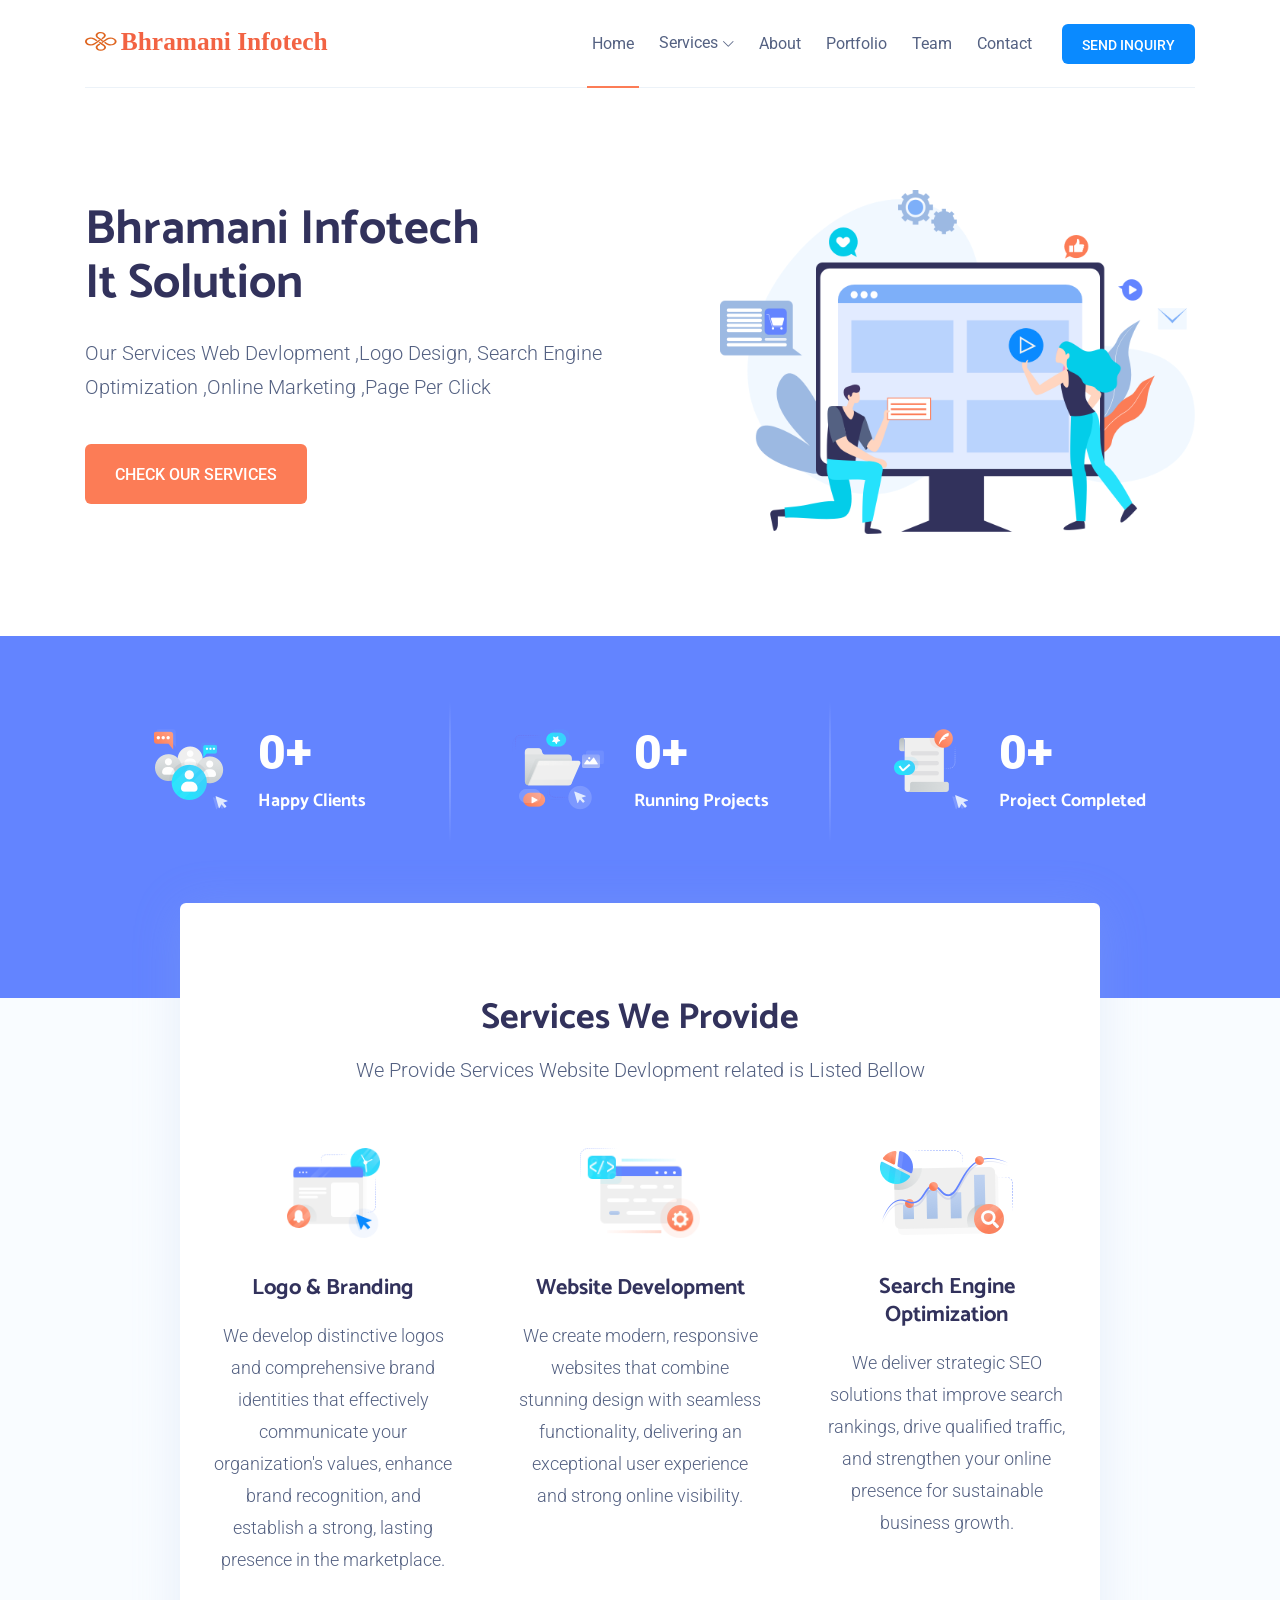
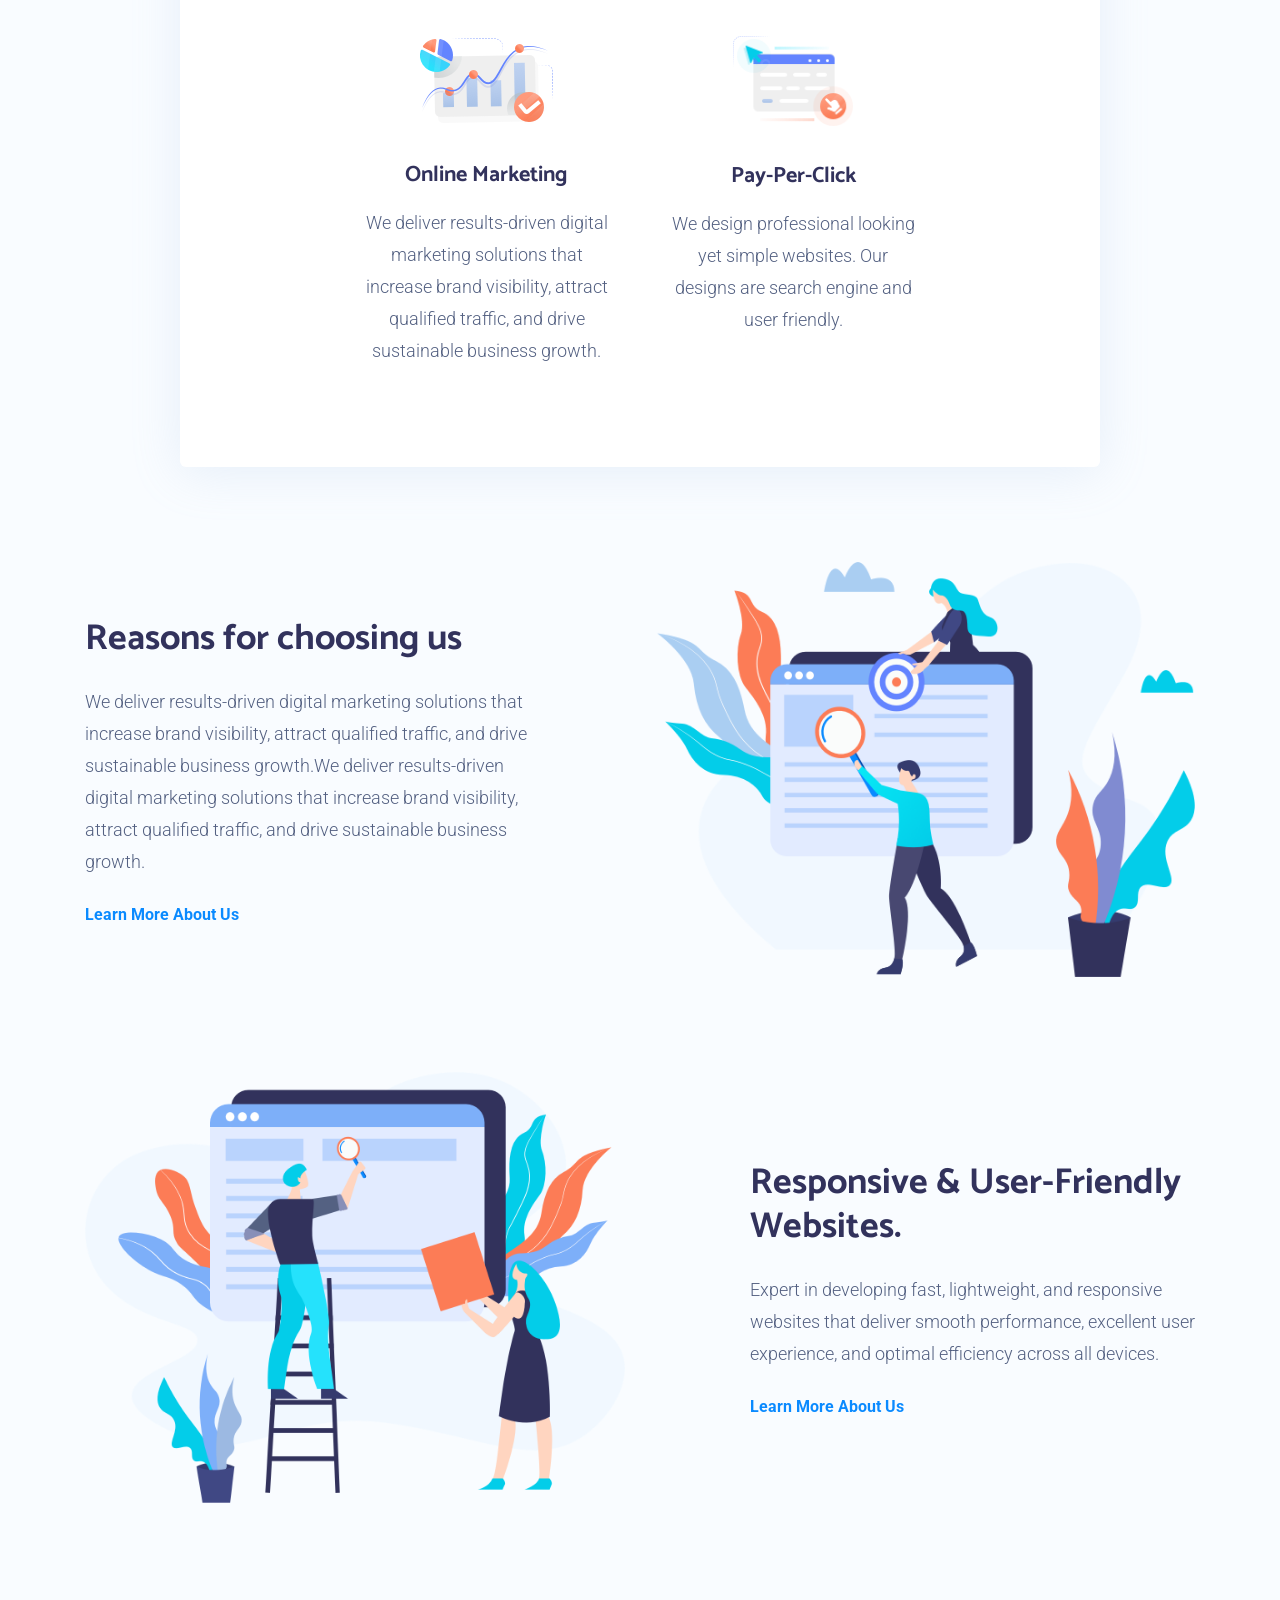
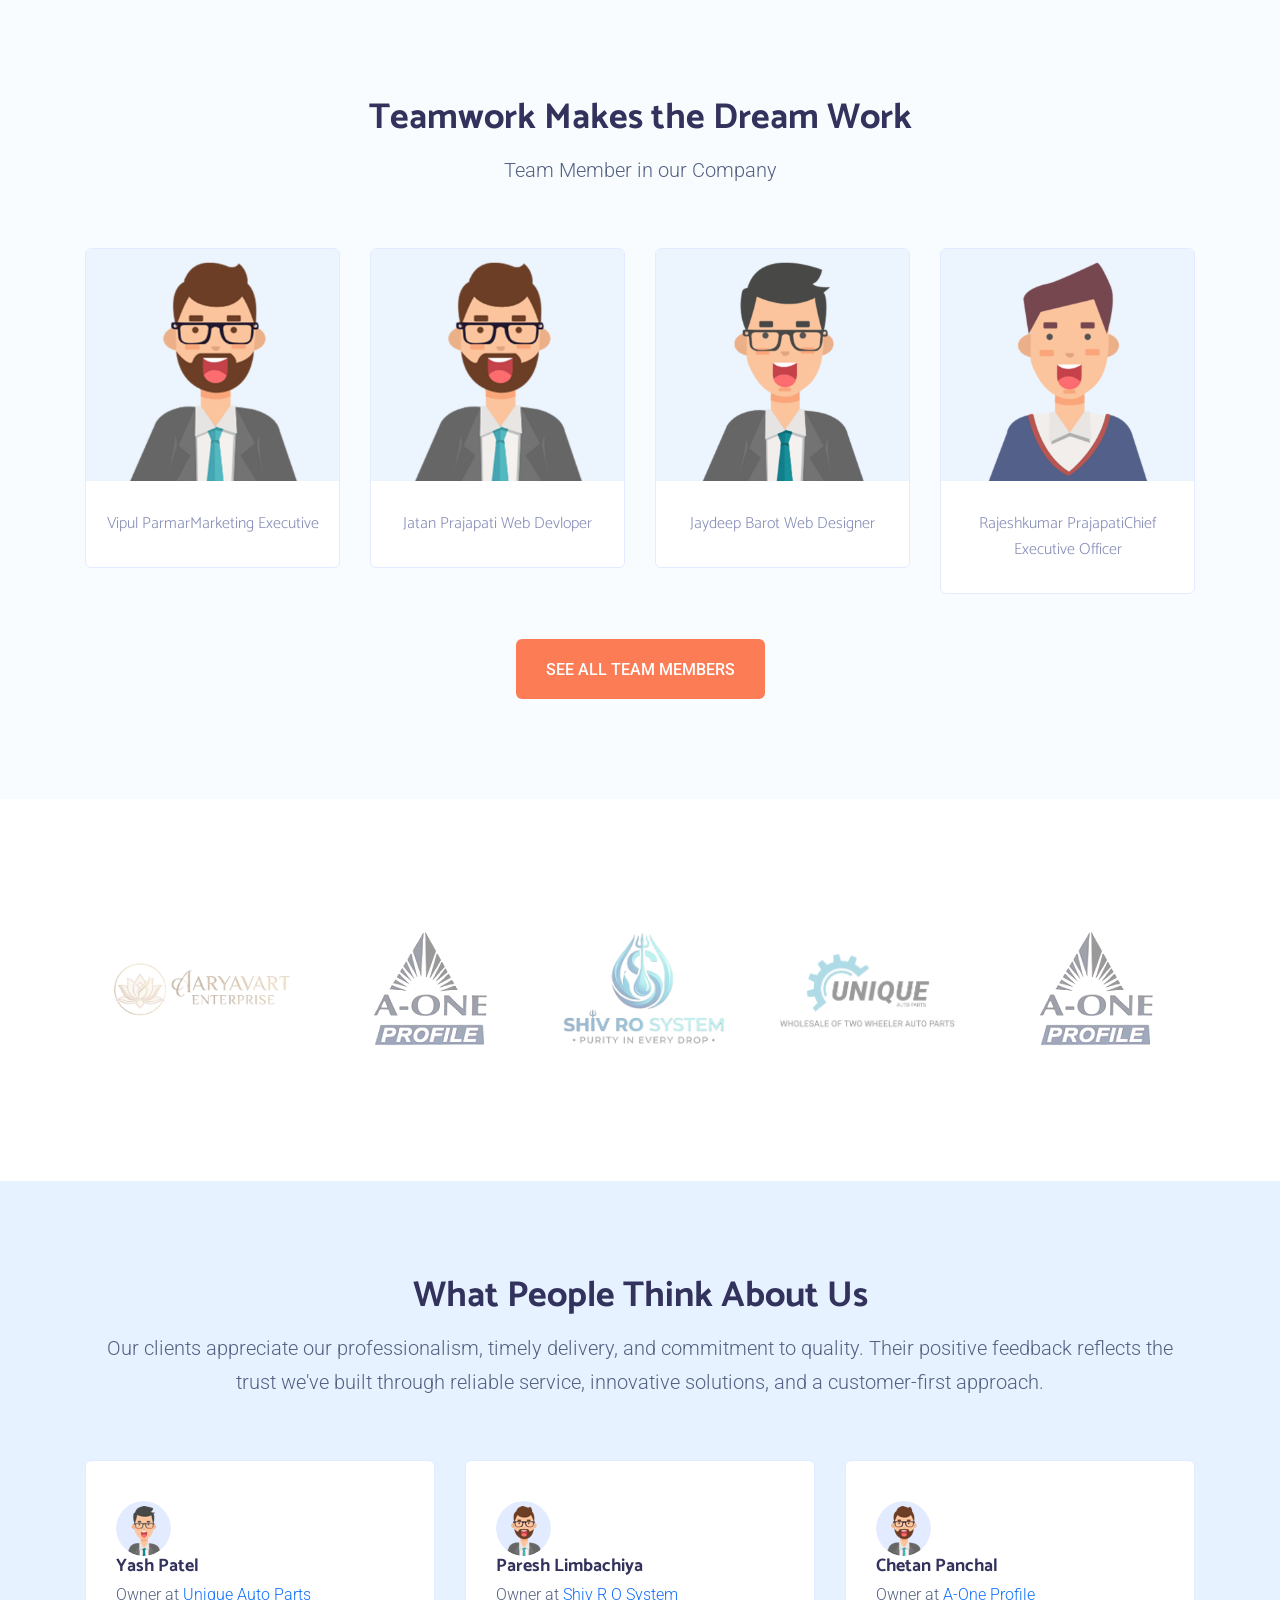
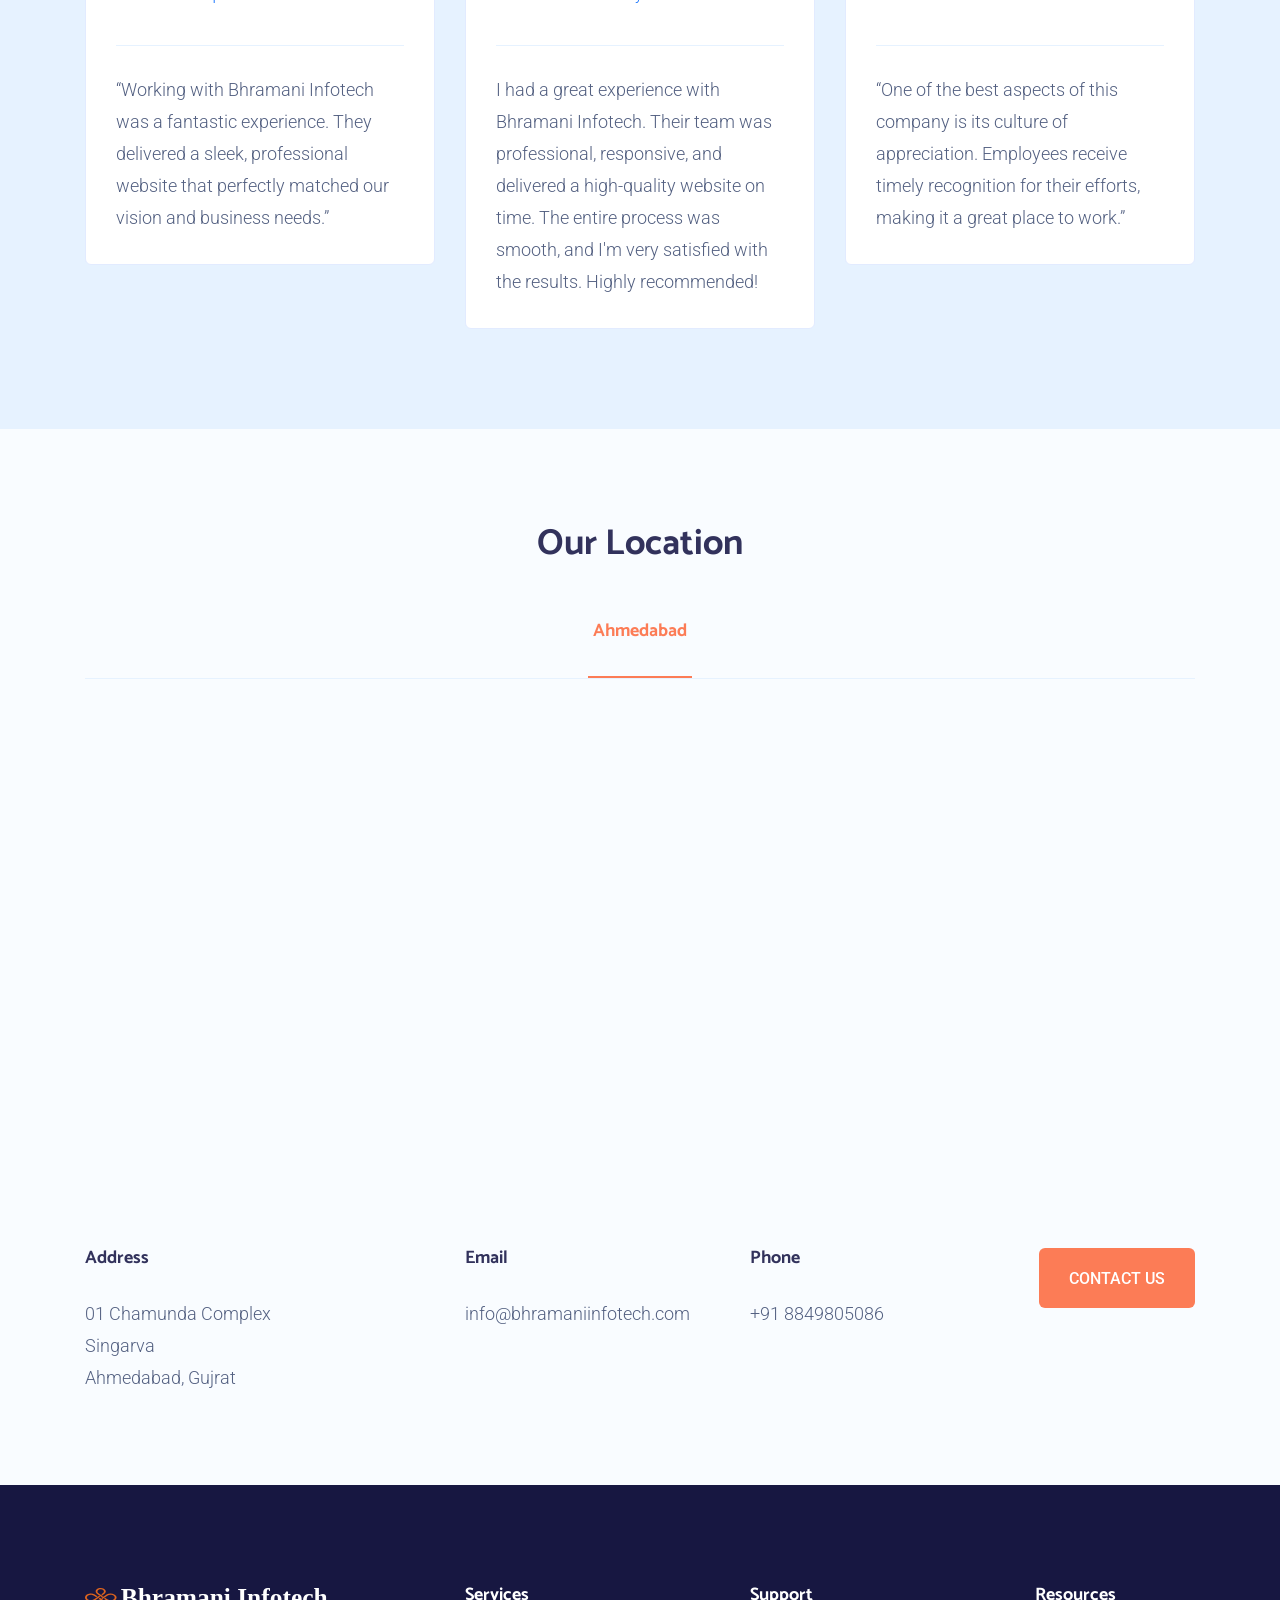
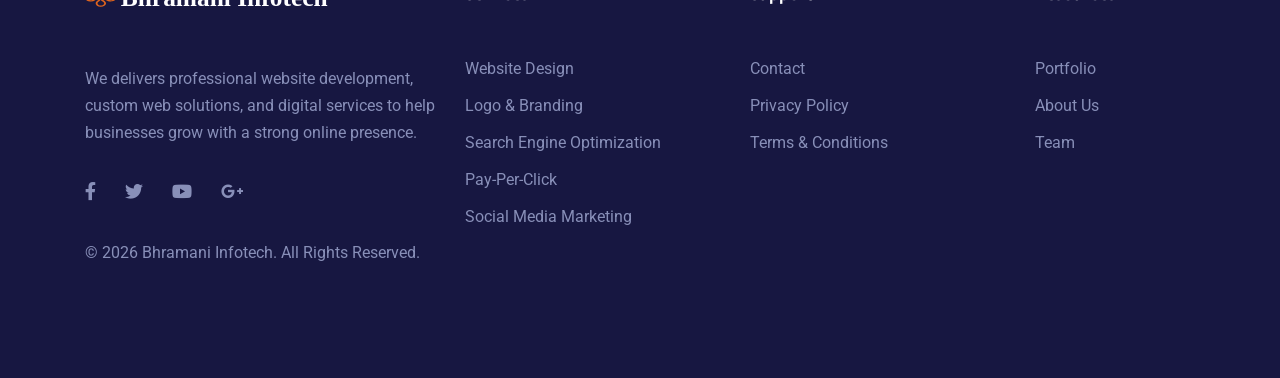
<file: index.html>
<!DOCTYPE html>
<html class="no-js" lang="zxx">

<meta charset="utf-8">
    <meta name="author" content="">
    <meta name="description" content="">
    <meta name="keywords" content="">

    <!-- Mobile specific metas -->
    <meta http-equiv="X-UA-Compatible" content="IE=edge">
    <meta name="viewport" content="width=device-width, initial-scale=1, shrink-to-fit=no">

    <!-- Twitter -->
	<meta name="twitter:card" content="summary_large_image">
	<meta name="twitter:site" content="">
	<meta name="twitter:creator" content="">
	<meta name="twitter:title" content="">
	<meta name="twitter:description" content="">
	<meta name="twitter:image" content="">
	<!-- Facebook -->
	<meta property="og:url" content="">
	<meta property="og:title" content="">
	<meta property="og:description" content="">
	<meta property="og:type" content="website">
	<meta property="og:image" content="">
	<meta property="og:image:secure_url" content="">
	<meta property="og:image:type" content="image/png">
	<meta property="og:image:width" content="1200">
	<meta property="og:image:height" content="630">

    <!-- Page Title -->
    <title>Home</title>

    <!-- links for favicon -->
    <link rel="apple-touch-icon" sizes="57x57" href="assets/favicon/favicon.svg">
    <link rel="apple-touch-icon" sizes="60x60" href="assets/favicon/favicon.svg">
    <link rel="apple-touch-icon" sizes="72x72" href="assets/favicon/favicon.svg">
    <link rel="apple-touch-icon" sizes="76x76" href="assets/favicon/favicon.svg">
    <link rel="apple-touch-icon" sizes="114x114" href="assets/favicon/favicon.svg">
    <link rel="apple-touch-icon" sizes="120x120" href="assets/favicon/favicon.svg">
    <link rel="apple-touch-icon" sizes="144x144" href="assets/favicon/favicon.svg">
    <link rel="apple-touch-icon" sizes="152x152" href="assets/favicon/favicon.svg">
    <link rel="apple-touch-icon" sizes="180x180" href="assets/favicon/favicon.svg">
    <link rel="icon" type="image/png" sizes="192x192" href="assets/favicon/favicon.svg">
    <link rel="icon" type="image/png" sizes="32x32" href="assets/favicon/favicon.svg">
    <link rel="icon" type="image/png" sizes="96x96" href="assets/favicon/favicon.svg">
    <link rel="icon" type="image/png" sizes="16x16" href="assets/favicon/favicon.svg">
    <link rel="manifest" href="assets/favicon/manifest.json">
    <meta name="msapplication-TileColor" content="#ffffff">
    <meta name="msapplication-TileImage" content="assets/favicon/favicon.svg">
    <meta name="theme-color" content="#ffffff">

    <!-- Icon fonts -->
    <link href="https://fonts.googleapis.com/css?family=Roboto:300,400,500,500i,700,700i,900" rel="stylesheet">
    <link rel="stylesheet" type="text/css" href="assets/css/fontawesome-all.min.css">

    <!-- css links -->
    <!-- Bootstrap link -->
    <link rel="stylesheet" href="assets/css/vendor/bootstrap.min.css">

    <!-- Owl Carousel -->
    <link rel="stylesheet" type="text/css" href="assets/css/vendor/owl.carousel.min.css">
    <link rel="stylesheet" type="text/css" href="assets/css/vendor/owl.theme.default.min.css">

    <!-- Magnific popup -->
    <link rel="stylesheet" type="text/css" href="assets/css/vendor/magnific-popup.css">

    <!-- Custom styles -->
    <link rel="stylesheet" type="text/css" href="assets/css/main.css">

<body>

<!-- Header starts -->
<header class="page-header">
    <div class="container">
        <nav class="navbar navbar-expand-lg align-items-center">
            <a class="navbar-brand" href="index.html">
                <img src="assets/images/brand-logo.svg" alt="Bhramani Infotech logo">
            </a>
            <!-- End of .navbar-brand -->

            <button class="navbar-toggler" type="button" data-bs-toggle="collapse" data-bs-target="#custom-navbar"
                aria-controls="custom-navbar" aria-expanded="false" aria-label="Toggle navigation">
                <span class="custom-toggler-icon"></span>
                <span class="custom-toggler-icon"></span>
                <span class="custom-toggler-icon"></span>
            </button>
            <!-- End of .navbar-toggler -->

            <div class="collapse navbar-collapse" id="custom-navbar">
                  <ul class="navbar-nav ml-auto align-items-center dynamic-nav">
					<li class="nav-item">
                        <a href="index.html" class="nav-link">Home</a>
                    </li>
                    <li class="nav-item has-dropdown">
                        <a href="#" class="nav-link">Services</a>
                        <ul class="submenu">
                            <li><a href="website-design.html">Website Design</a></li>
                            <li><a href="logo-and-branding.html">Logo &amp; Branding </a></li>
                            <li><a href="search-engine-optimization.html">Search Engine Optimization</a></li>
                            <li><a href="pay-per-click.html">Pay-Per-Click</a></li>
                            <li><a href="social-media-marketing.html">Social Media Marketing</a></li>
                        </ul>
                    </li>
                    <li class="nav-item">
                        <a href="about.html" class="nav-link">About</a>
                    </li>
                    <li class="nav-item">
                        <a href="portfolio.html" class="nav-link">Portfolio</a>
                    </li>
                    
                    <li class="nav-item">
                        <a href="team.html" class="nav-link">Team</a>
                    </li>
                    
                    
                    <li class="nav-item">
                        <a href="contact.html" class="nav-link">Contact</a>
                    </li>
                    <li class="nav-item">
                        <a href="#" class="custom-btn btn-small" data-bs-toggle="modal" data-bs-target="#quote-modal">Send Inquiry</a>
                    </li>
                </ul>
            </div>
            <!-- End of .navbar-nav -->
        </nav>
    </div>
    <!-- End of .container -->
</header>
<!-- End of .page-header -->
<!-- banner starts -->
<div class="banner home-banner d-flex align-items-center">
  <div class="container">
    <div class="row no-gutters align-items-center">
      <div class="col-lg-6 text-center text-lg-left">
        <h1>Bhramani Infotech<br>
          It Solution</h1>
        <p class="larger-txt">Our Services Web Devlopment ,Logo Design, Search Engine Optimization ,Online Marketing ,Page Per Click</p>
        <a href="#services" class="custom-btn secondary-btn">Check Our Services</a> </div>
      <!-- End of .col-lg-5 -->
      <div class="col-lg-6">
        <div class="img-container text-center text-lg-right"> <img src="assets/images/banner/home-banner.png" alt="Home banner image" class="img-fluid"> </div>
        <!-- End of .img-container -->
      </div>
      <!-- End of .col-lg-7 -->
    </div>
    <!-- End of .row -->
  </div>
  <!-- End of .container -->
</div>
<!-- End of .banner -->
<!-- achievements starts -->
<div class="achievements section-gap theme-bg-d achievement-extra-padding-bottom">
  <div class="container">
    <div class="row">
      <div class="col-4">
        <div class="counter-block d-flex align-items-center justify-content-center">
          <div class="icon-container"> <img src="assets/images/achievements/counter/counter-icon-1.png" alt="Happy Clients"> </div>
          <!-- End of .icon-container -->
          <div class="counter-wrapper">
            <div class="number"> <span class="counter">25</span>+ </div>
            <!-- End of .number -->
            Happy <br>
            Clients </div>
          <!-- End of .counter-wrapper -->
        </div>
        <!-- End of .counter-block -->
      </div>
      <!-- End of .col-4 -->
      <div class="col-4">
        <div class="counter-block d-flex align-items-center justify-content-center">
          <div class="icon-container"> <img src="assets/images/achievements/counter/counter-icon-2.png" alt="Running Projects"> </div>
          <!-- End of .icon-container -->
          <div class="counter-wrapper">
            <div class="number"> <span class="counter">12</span>+ </div>
            <!-- End of .number -->
            Running <br>
            Projects </div>
          <!-- End of .counter-wrapper -->
        </div>
        <!-- End of .counter-block -->
      </div>
      <div class="col-4">
        <div class="counter-block d-flex align-items-center justify-content-center">
          <div class="icon-container"> <img src="assets/images/achievements/counter/counter-icon-3.png" alt="Project Completed"> </div>
          <!-- End of .icon-container -->
          <div class="counter-wrapper">
            <div class="number"> <span class="counter">25</span>+ </div>
            <!-- End of .number -->
            Project <br>
            Completed </div>
          <!-- End of .counter-wrapper -->
        </div>
        <!-- End of .counter-block -->
      </div>
    </div>
    <!-- End of .row -->
  </div>
  <!-- End of .container -->
</div>
<!-- End of .achievements -->
<section class="services light-grey-bg" id="services" data-scroll-offset="165">
  <div class="floating-service-wrapper section-gap">
    <div class="container">
      <h2 class="section-title text-center">Services We Provide</h2>
      <p class="larger-txt text-center">We Provide Services Website Devlopment related is Listed Bellow</p>
      <div class="grid-wrapper">
        <div class="row justify-content-center">
          <div class="col-xl-4 col-lg-6"> <a href="logo-and-branding.html" class="service-block text-center"> <img src="assets/images/services/service-icon-1.png" alt="Logo and branding">
            <h4>Logo &amp; Branding</h4>
            <p>We develop distinctive logos and comprehensive brand identities that effectively communicate your organization's values, enhance brand recognition, and establish a strong, lasting presence in the marketplace.</p>
            </a>
            <!-- End of .service-block -->
          </div>
          <!-- End of .col-lg-4 -->
          <div class="col-xl-4 col-lg-6"> <a href="#" class="service-block text-center"> <img src="assets/images/services/service-icon-2.png" alt="undefined">
            <h4>Website Development</h4>
            <p>We create modern, responsive websites that combine stunning design with seamless functionality, delivering an exceptional user experience and strong online visibility.</p>
            </a>
            <!-- End of .service-block -->
          </div>
          <!-- End of .col-lg-4 -->
          <!-- End of .col-lg-4 -->
          <div class="col-xl-4 col-lg-6"> <a href="search-engine-optimization.html" class="service-block text-center"> <img src="assets/images/services/service-icon-4.png" alt="Search Engine Optimization">
            <h4>Search Engine Optimization</h4>
            <p>We deliver strategic SEO solutions that improve search rankings, drive qualified traffic, and strengthen your online presence for sustainable business growth.</p>
            </a>
            <!-- End of .service-block -->
          </div>
          <!-- End of .col-lg-4 -->
          <!-- End of .col-lg-4 -->
          <div class="col-xl-4 col-lg-6"> <a href="#" class="service-block text-center"> <img src="assets/images/services/service-icon-6.png" alt="Online Marketing">
            <h4>Online Marketing</h4>
            <p>We deliver results-driven digital marketing solutions that increase brand visibility, attract qualified traffic, and drive sustainable business growth.</p>
            </a>
            <!-- End of .service-block -->
          </div>
          <div class="col-xl-4 col-lg-6"> <a href="pay-per-click.html" class="service-block text-center"> <img src="assets/images/services/service-icon-5.png" alt="Pay-Per-Click">
            <h4>Pay-Per-Click</h4>
            <p>We design professional looking yet simple websites. Our designs are search engine and user friendly.</p>
            </a>
            <!-- End of .service-block -->
          </div>
          <!-- End of .col-lg-4 -->
        </div>
        <!-- End of .row -->
      </div>
      <!-- End of .grid-wrapper -->
    </div>
    <!-- End of .container -->
  </div>
  <!-- End of .floating-service-wrapper -->
</section>
<!-- our features starts -->
<section class="features light-grey-bg" id="cynic-about" data-scroll-offset="165">
  <div class="container">
    <div class="features-grid">
      <div class="row align-items-center">
        <div class="col-lg-6 order-lg-2 offset-lg-1 text-center text-lg-right">
          <div class="img-container"> <img src="assets/images/features/features-img-1.png" alt="why choose us" class="img-fluid"> </div>
          <!-- End of .img-container -->
        </div>
        <!-- End of .col-lg-6 -->
        <div class="col-lg-5">
          <div class="features-content">
            <h2 class="section-title">Reasons for choosing us</h2>
            <p>We deliver results-driven digital marketing solutions that increase brand visibility, attract qualified traffic, and drive sustainable business growth.We deliver results-driven digital marketing solutions that increase brand visibility, attract qualified traffic, and drive sustainable business growth.</p>
            <a href="about.html" class="hyperlink">Learn More About Us</a> </div>
          <!-- End of .features-content -->
        </div>
        <!-- End of .col-lg-6 -->
      </div>
      <!-- End of .row -->
    </div>
    <!-- End of .features-grid -->
    <div class="features-grid">
      <div class="row align-items-center">
        <div class="col-lg-6 text-center text-lg-left">
          <div class="img-container"> <img src="assets/images/features/features-img-2.png" alt="why choose us" class="img-fluid"> </div>
          <!-- End of .img-container -->
        </div>
        <!-- End of .col-lg-6 -->
        <div class="col-lg-5 offset-lg-1">
          <div class="features-content">
            <h2 class="section-title">Responsive & User-Friendly Websites.</h2>
            <p>Expert in developing fast, lightweight, and responsive websites that deliver smooth performance, excellent user experience, and optimal efficiency across all devices.</p>
            <a href="about.html" class="hyperlink">Learn More About Us</a> </div>
          <!-- End of .features-content -->
        </div>
        <!-- End of .col-lg-6 -->
      </div>
      <!-- End of .row -->
    </div>
    <!-- End of .features-grid -->
  </div>
  <!-- End of .container -->
</section>
<!-- End of .features -->
<section class="team section-gap light-grey-bg" id="cynic-team" data-scroll-offset="75" data-scroll-offset-mobile="75">
  <div class="container">
    <h2 class="section-title text-center">Teamwork Makes the Dream Work</h2>
    <p class="larger-txt text-center">Team Member in our Company </p>
    <div class="grid-wrapper">
      <div class="row">
        <div class="col-md-3"> <a href="team.html" class="img-card team-card text-center" data-bs-toggle="modal" data-bs-target="#team-modal"> <img src="assets/images/team/team-member-1.png" alt="team member" class="img-fluid">
          <h4> Vipul ParmarMarketing Executive</h4>
          </a>
          <!-- End of .img-card -->
        </div>
        <div class="col-md-3"> <a href="team.html" class="img-card team-card text-center" data-bs-toggle="modal" data-bs-target="#team-modal"> <img src="assets/images/team/team-member-1.png" alt="team member" class="img-fluid">
          <h4> Jatan Prajapati Web Devloper</h4>
          </a> </div>
        <div class="col-md-3"> <a href="team.html" class="img-card team-card text-center" data-bs-toggle="modal" data-bs-target="#team-modal"> <img src="assets/images/team/team-member-3.png" alt="team member" class="img-fluid">
          <h4> Jaydeep Barot Web Designer</h4>
          </a> </div>
        <div class="col-md-3"> <a href="team.html" class="img-card team-card text-center" data-bs-toggle="modal" data-bs-target="#team-modal"> <img src="assets/images/team/team-member-5.png" alt="team member" class="img-fluid">
          <h4> Rajeshkumar PrajapatiChief Executive Officer</h4>
          </a>
          <!-- End of .img-card -->
        </div>
        <div class="col-12 text-center"> <a href="team.html" class="custom-btn secondary-btn">SEE ALL TEAM MEMBERS</a> </div>
      </div>
      <!-- End of .row -->
    </div>
    <!-- End of .grid-wrapper -->
  </div>
  <!-- End of .container -->
</section>
<!-- End of .team -->
<div class="clients">
  <div class="container">
    <div class="row align-items-center clients-carousel-wrapper owl-carousel">
      <div class="item client"> <img src="assets/images/clients/1.png" alt="clients' logo"> </div>
      <div class="item client"> <img src="assets/images/clients/2.png" alt="clients' logo"> </div>
      <div class="item client"> <img src="assets/images/clients/3.png" alt="clients' logo"> </div>
      <div class="item client"> <img src="assets/images/clients/5.png" alt="clients' logo"> </div>
      <div class="item client"> <img src="assets/images/clients/2.png" alt="clients' logo"> </div>
      <div class="item client"> <img src="assets/images/clients/3.png" alt="clients' logo"> </div>
      <div class="item client"> <img src="assets/images/clients/1.png" alt="clients' logo"> </div>
    </div>
    <!-- End of .clients-carousel-wrapper -->
  </div>
  <!-- End of .container -->
</div>
<!-- End of .clients -->
<!-- customer-reviews starts -->
<section class="customer-reviews section-gap grey-bg">
  <div class="container">
    <h2 class="section-title text-center">What People Think About Us</h2>
    <p class="larger-txt text-center">Our clients appreciate our professionalism, timely delivery, and commitment to quality. Their positive feedback reflects the trust we've built through reliable service, innovative solutions, and a customer-first approach.</p>
    <div class="grid-wrapper">
      <div class="row justify-content-center">
        <div class="col-lg-4 col-md-6">
          <div class="img-card review-card text-left white-bg">
            <div class="media align-items-center"> <img class="img-fluid " src="assets/images/review/reviewer-1.png" alt="reviewer image">
              <div class="media-body">
                <h5>Yash Patel</h5>
                <p>Owner at <a href="#">Unique Auto Parts</a> </p>
              </div>
            </div>
            <!-- End of .media -->
            <p>“Working with Bhramani Infotech was a fantastic experience. They delivered a sleek, professional website that perfectly matched our vision and business needs.” </p>
          </div>
          <!-- End of .img-card -->
        </div>
        <!-- End of .col-lg-4 -->
        <div class="col-lg-4 col-md-6">
          <div class="img-card review-card text-left white-bg">
            <div class="media align-items-center"> <img class="img-fluid " src="assets/images/review/reviewer-3.png" alt="reviewer image">
              <div class="media-body">
                <h5>Paresh Limbachiya</h5>
                <p>Owner at <a href="#">Shiv R O System</a> </p>
              </div>
            </div>
            <!-- End of .media -->
            <p> I had a great experience with Bhramani Infotech. Their team was professional, responsive, and delivered a high-quality website on time. The entire process was smooth, and I'm very satisfied with the results. Highly recommended! </p>
          </div>
          <!-- End of .img-card -->
        </div>
        <!-- End of .col-lg-4 -->
        <div class="col-lg-4 col-md-6">
          <div class="img-card review-card text-left white-bg">
            <div class="media align-items-center"> <img class="img-fluid " src="assets/images/review/reviewer-3.png" alt="reviewer image">
              <div class="media-body">
                <h5>Chetan Panchal</h5>
                <p>Owner at <a href="#">A-One Profile</a> </p>
              </div>
            </div>
            <!-- End of .media -->
            <p>“One of the best aspects of this company is its culture of appreciation. Employees receive timely recognition for their efforts, making it a great place to work.” </p>
          </div>
          <!-- End of .img-card -->
        </div>
        <!-- End of .col-lg-4 -->
      </div>
      <!-- End of .row -->
    </div>
    <!-- End of .grid-wrapper -->
  </div>
  <!-- End of .container -->
</section>
<!-- End of .customer-reviews -->
<!-- location starts -->
<section class="location section-gap light-grey-bg" id="cynic-contact" data-scroll-offset="75" data-scroll-offset-mobile="75">
  <div class="container">
    <h2 class="section-title text-center">Our Location</h2>
    <ul class="nav nav-tabs location-tab justify-content-center" role="tablist">
      <li class="nav-item"> <a class="nav-link active" data-bs-toggle="tab" href="#location-tab-1">Ahmedabad</a> </li>
    </ul>
    <!-- End of .nav-tabs -->
    <div class="tab-content location-tab-content grid-wrapper" id="myTabContent">
      <div class="tab-pane fade show active" id="location-tab-1">
        <iframe
                    src="https://www.google.com/maps/embed?pb=!1m17!1m12!1m3!1d3672.020241456848!2d72.696346!3d23.023029!2m3!1f0!2f0!3f0!3m2!1i1024!2i768!4f13.1!3m2!1m1!2zMjPCsDAxJzIyLjkiTiA3MsKwNDEnNDYuOSJF!5e0!3m2!1sen!2sin!4v1782639304008!5m2!1sen!2sin" width="600" height="450" style="border:0;" allowfullscreen="" loading="lazy" referrerpolicy="strict-origin-when-cross-origin"
                    width="600" height="450" style="border:0" allowfullscreen>
        </iframe>
      </div>
    </div>
    <!-- End of .tab-content -->
    <div class="contact-info">
      <div class="row justify-content-between">
        <div class="col-lg-4 col-md-6">
          <div class="info">
            <h5>Address</h5>
            <p>01 Chamunda Complex <br>
              Singarva <br>
              Ahmedabad, Gujrat</p>
          </div>
          <!-- End of .info -->
        </div>
        <!-- End of .col-md-3 -->
        <div class="col-lg-3 col-md-6">
          <div class="info">
            <h5>Email</h5>
            <a href="mailto:info@bhramaniinfotech.com">info@bhramaniinfotech.com</a> </div>
          <!-- End of .info -->
        </div>
        <!-- End of .col-md-3 -->
        <div class="col-lg-3 col-md-6">
          <div class="info">
            <h5>Phone</h5>
            <a href="tel:+918849805086">+91 8849805086</a> </div>
          <!-- End of .info -->
        </div>
        <!-- End of .col-md-3 -->
        <div class="col-md-6 col-lg-2 text-lg-right info"> <a href="#" class="custom-btn secondary-btn" data-bs-toggle="modal" data-bs-target="#quote-modal">Contact
          Us</a> </div>
      </div>
      <!-- End of .contact-in -->
    </div>
    <!-- End of .contact-info -->
  </div>
  <!-- End of .container -->
</section>
<!-- End of .location -->
<!-- End of .team-modal -->
<!-- Product Modal Starts -->
<!-- End of .portfolio-modal -->

<!-- Quote modal starts
    ================================= -->
<div class="modal fade full-width-modal quote-modal" id="quote-modal" tabindex="-1" role="dialog" aria-hidden="true">
  <div class="modal-dialog modal-dialog-centered" role="document">
    <div class="modal-content white-bg">
      <div class="modal-header">
        <button type="button" class="close" data-bs-dismiss="modal" aria-label="Close"> <i class="fas fa-times"></i> </button>
        <!-- End of .close -->
      </div>
      <!-- End of .modal-header -->
      <!-- End of .modal-body -->
    </div>
    <!-- End of .modal-content -->
  </div>
  <!-- End of .modal-dialog -->
</div>
<!-- End of .quote-modal -->
<!-- footer starts -->
<footer class="page-footer dark-footer-bg">
  <div class="container">
    <div class="row">
      <div class="col-lg-4">
        <div class="footer-widget widget-about"> <a href="index.html"><img class="footer-logo" src="assets/images/footer-logo.svg" alt="footer logo"
                            height="16"></a>
          <p>We delivers professional website development, custom web solutions, and digital services to help businesses grow with a strong online presence.</p>
          <ul class="social-icons">
            <li> <a href="http://www.facebook.com/" target="_blank" rel="noopener"> <i class="fab fa-facebook-f"></i> </a> </li>
            <li> <a href="http://twitter.com/" target="_blank" rel="noopener"> <i class="fab fa-twitter"></i> </a> </li>
            <li> <a href="http://youtube.com/" target="_blank" rel="noopener"> <i class="fab fa-youtube"></i> </a> </li>
            <li> <a href="http://plus.google.com/discover" target="_blank" rel="noopener"> <i class="fab fa-google-plus-g"></i> </a> </li>
          </ul>
          <!-- End of .social-icons -->
          <p class="copywrite-txt">© 2026 <a href="http://www.Bhramaniinfotech.com/">Bhramani Infotech</a>. All Rights
            Reserved.</p>
        </div>
      </div>
      <div class="col-lg-3">
        <div class="footer-widget">
          <h5 class="footer-nav-title">Services</h5>
          <ul class="footer-nav dynamic-nav">
            <li><a href="website-design.html">Website Design</a></li>
            <li><a href="logo-and-branding.html">Logo &amp; Branding </a></li>
            <li><a href="search-engine-optimization.html">Search Engine Optimization</a></li>
            <li><a href="pay-per-click.html">Pay-Per-Click</a></li>
            <li><a href="social-media-marketing.html">Social Media Marketing</a></li>
          </ul>
        </div>
      </div>
      <!-- End of .col-lg-2 -->
      <div class="col-lg-3">
        <div class="footer-widget">
          <h5 class="footer-nav-title">Support</h5>
          <ul class="footer-nav dynamic-nav">
            <li><a href="contact.html">Contact</a></li>
            <li><a href="#">Privacy Policy</a></li>
            <li><a href="#">Terms &amp; Conditions</a></li>
          </ul>
        </div>
      </div>
      <!-- End of .col-lg-2 -->
      <div class="col-lg-2">
        <div class="footer-widget">
          <h5 class="footer-nav-title">Resources</h5>
          <ul class="footer-nav dynamic-nav">
            <li><a href="portfolio.html">Portfolio</a></li>
            <li><a href="about.html">About Us</a></li>
            <li><a href="team.html">Team</a></li>
          </ul>
        </div>
      </div>
      <!-- End of .col-lg-2 -->
    </div>
    <!-- End of .row -->
  </div>
  <!-- End of .container -->
</footer>
<!-- End of .page-footer -->
<!-- Javascripts -->
<!-- jQuery -->
<script src="assets/js/vendor/jquery.min.js"></script>
<script src="assets/js/vendor/jquery-migrate.min.js"></script>
<!-- jQuery Easing Plugin -->
<script src="assets/js/vendor/easing-1.3.js"></script>
<!-- Bootstrap js -->
<script src="assets/js/vendor/bootstrap.bundle.min.js"></script>
<script src="assets/js/vendor/isotope.pkgd.min.js"></script>
<!-- jQuery progressbar plugin -->
<script src="assets/js/vendor/jquery.waypoints.min.js"></script>
<script src="assets/js/vendor/jquery.counterup.min.js"></script>
<!-- ImagesLoaded js -->
<script src="assets/js/vendor/imagesloaded.pkgd.min.js"></script>
<!-- Owl carousel js -->
<script src="assets/js/vendor/owl.carousel.min.js"></script>
<!-- Magnific popup -->
<script src="assets/js/vendor/jquery.magnific-popup.min.js"></script>
<!-- Plugins -->
<script src="assets/js/plugins.js"></script>
<!-- Custom Script -->
<script src="assets/js/main.min.js"></script>
</body>
</html>
</file>
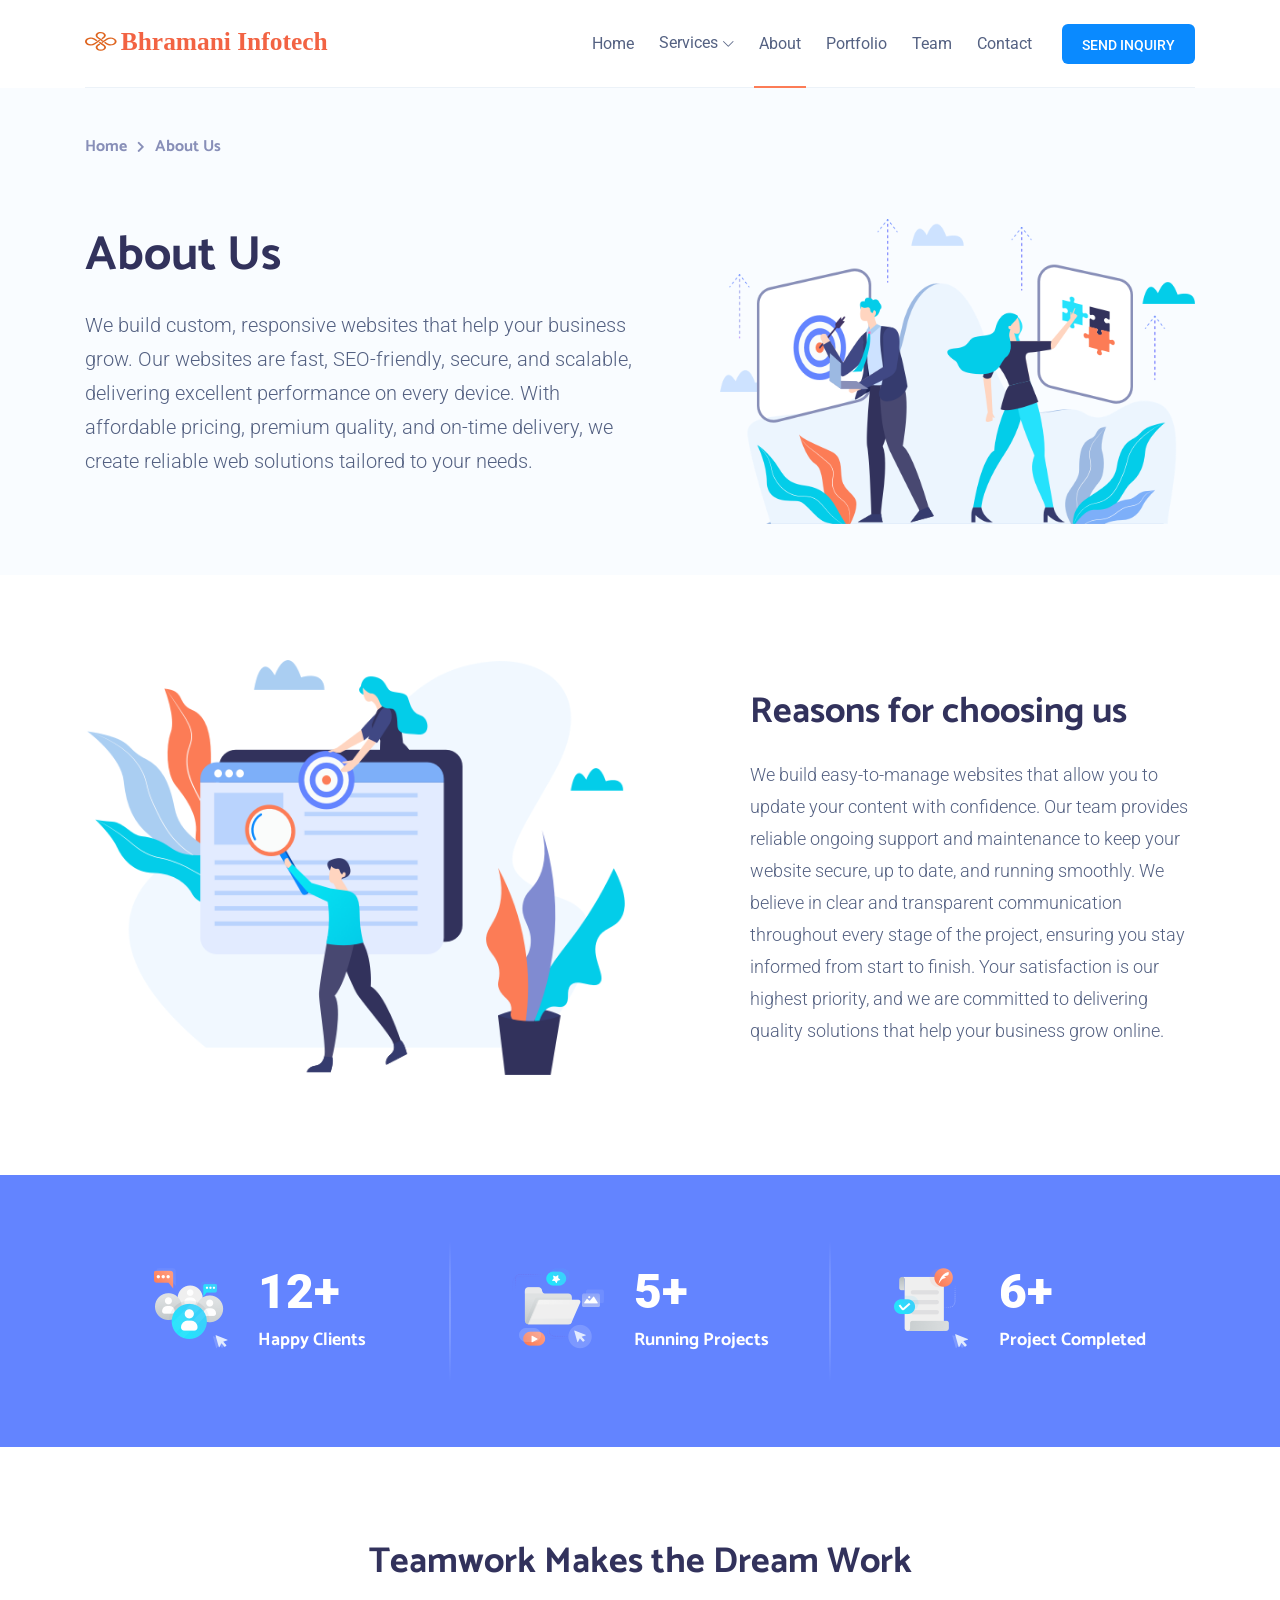
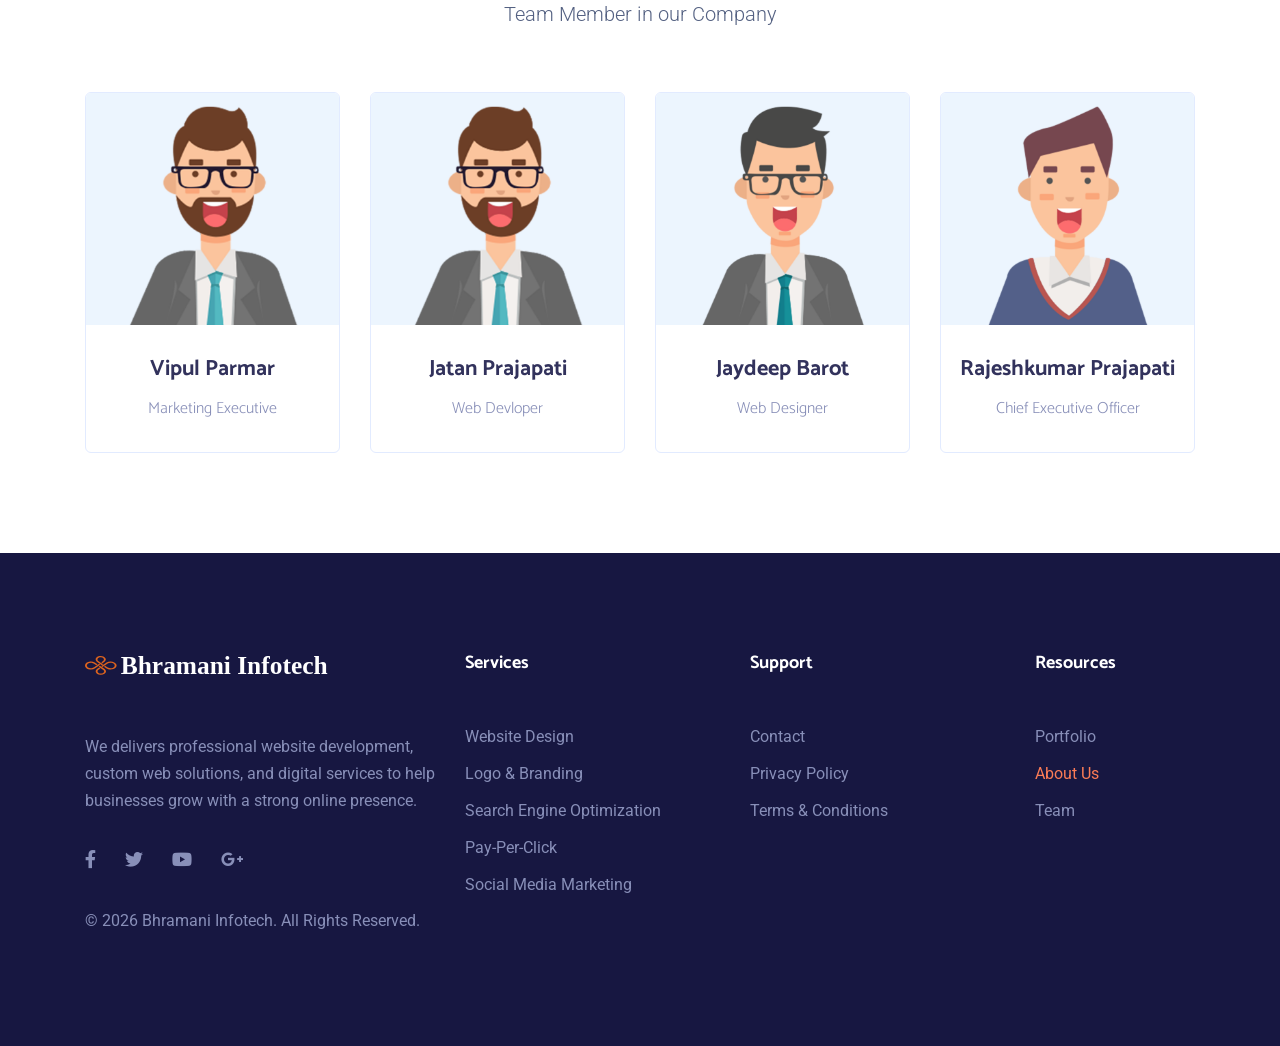
<file: about.html>
<!DOCTYPE html>
<html class="no-js" lang="zxx">

   
<meta charset="utf-8">
    <meta name="author" content="">
    <meta name="description" content="">
    <meta name="keywords" content="">

    <!-- Mobile specific metas -->
    <meta http-equiv="X-UA-Compatible" content="IE=edge">
    <meta name="viewport" content="width=device-width, initial-scale=1, shrink-to-fit=no">

    <!-- Twitter -->
	<meta name="twitter:card" content="summary_large_image">
	<meta name="twitter:site" content="">
	<meta name="twitter:creator" content="">
	<meta name="twitter:title" content="">
	<meta name="twitter:description" content="">
	<meta name="twitter:image" content="">
	<!-- Facebook -->
	<meta property="og:url" content="">
	<meta property="og:title" content="">
	<meta property="og:description" content=""> 
	<meta property="og:type" content="website">
	<meta property="og:image" content="">
	<meta property="og:image:secure_url" content="">
	<meta property="og:image:type" content="image/png">
	<meta property="og:image:width" content="1200">
	<meta property="og:image:height" content="630">

    <!-- Page Title -->
    <title>About</title>

    <!-- links for favicon -->
    <link rel="apple-touch-icon" sizes="57x57" href="assets/favicon/favicon.svg">
    <link rel="apple-touch-icon" sizes="60x60" href="assets/favicon/favicon.svg">
    <link rel="apple-touch-icon" sizes="72x72" href="assets/favicon/favicon.svg">
    <link rel="apple-touch-icon" sizes="76x76" href="assets/favicon/favicon.svg">
    <link rel="apple-touch-icon" sizes="114x114" href="assets/favicon/favicon.svg">
    <link rel="apple-touch-icon" sizes="120x120" href="assets/favicon/favicon.svg">
    <link rel="apple-touch-icon" sizes="144x144" href="assets/favicon/favicon.svg">
    <link rel="apple-touch-icon" sizes="152x152" href="assets/favicon/favicon.svg">
    <link rel="apple-touch-icon" sizes="180x180" href="assets/favicon/favicon.svg">
    <link rel="icon" type="image/png" sizes="192x192" href="assets/favicon/favicon.svg">
    <link rel="icon" type="image/png" sizes="32x32" href="assets/favicon/favicon.svg">
    <link rel="icon" type="image/png" sizes="96x96" href="assets/favicon/favicon.svg">
    <link rel="icon" type="image/png" sizes="16x16" href="assets/favicon/favicon.svg">
    <link rel="manifest" href="assets/favicon/manifest.json">
    <meta name="msapplication-TileColor" content="#ffffff">
    <meta name="msapplication-TileImage" content="assets/favicon/favicon.svg">
    <meta name="theme-color" content="#ffffff">

    <!-- Icon fonts -->
    <link href="https://fonts.googleapis.com/css?family=Roboto:300,400,500,500i,700,700i,900" rel="stylesheet">
    <link rel="stylesheet" type="text/css" href="assets/css/fontawesome-all.min.css">

    <!-- css links -->
    <!-- Bootstrap link -->
    <link rel="stylesheet" href="assets/css/vendor/bootstrap.min.css">

    <!-- Owl Carousel -->
    <link rel="stylesheet" type="text/css" href="assets/css/vendor/owl.carousel.min.css">
    <link rel="stylesheet" type="text/css" href="assets/css/vendor/owl.theme.default.min.css">

    <!-- Magnific popup -->
    <link rel="stylesheet" type="text/css" href="assets/css/vendor/magnific-popup.css">

    <!-- Custom styles -->
    <link rel="stylesheet" type="text/css" href="assets/css/main.css">

<body>

<!-- Header starts -->
<header class="page-header">
    <div class="container">
        <nav class="navbar navbar-expand-lg align-items-center">
            <a class="navbar-brand" href="index.html">
                <img src="assets/images/brand-logo.svg" alt="Bhramani Infotech logo">
            </a>
            <!-- End of .navbar-brand -->

            <button class="navbar-toggler" type="button" data-bs-toggle="collapse" data-bs-target="#custom-navbar"
                aria-controls="custom-navbar" aria-expanded="false" aria-label="Toggle navigation">
                <span class="custom-toggler-icon"></span>
                <span class="custom-toggler-icon"></span>
                <span class="custom-toggler-icon"></span>
            </button>
            <!-- End of .navbar-toggler -->

            <div class="collapse navbar-collapse" id="custom-navbar">
                  <ul class="navbar-nav ml-auto align-items-center dynamic-nav">
					<li class="nav-item">
                        <a href="index.html" class="nav-link">Home</a>
                    </li>
                    <li class="nav-item has-dropdown">
                        <a href="#" class="nav-link">Services</a>
                        <ul class="submenu">
                            <li><a href="website-design.html">Website Design</a></li>
                            <li><a href="logo-and-branding.html">Logo &amp; Branding </a></li>
                            <li><a href="search-engine-optimization.html">Search Engine Optimization</a></li>
                            <li><a href="pay-per-click.html">Pay-Per-Click</a></li>
                            <li><a href="social-media-marketing.html">Social Media Marketing</a></li>
                        </ul>
                    </li>
                    <li class="nav-item">
                        <a href="about.html" class="nav-link">About</a>
                    </li>
                    <li class="nav-item">
                        <a href="portfolio.html" class="nav-link">Portfolio</a>
                    </li>
                    
                    <li class="nav-item">
                        <a href="team.html" class="nav-link">Team</a>
                    </li>
                    
                    
                    <li class="nav-item">
                        <a href="contact.html" class="nav-link">Contact</a>
                    </li>
                    <li class="nav-item">
                        <a href="#" class="custom-btn btn-small" data-bs-toggle="modal" data-bs-target="#quote-modal">Send Inquiry</a>
                    </li>
                </ul>
            </div>
            <!-- End of .navbar-nav -->
        </nav>
    </div>
    <!-- End of .container -->
</header>
<div class="banner d-flex align-items-center light-grey-bg">
  <nav class="breadcrumb-wrapper" aria-label="breadcrumb">
    <div class="container">
      <ol class="breadcrumb">
        <li class="breadcrumb-item"><a href="#">Home</a></li>
        <li class="breadcrumb-item active" aria-current="page">About Us</li>
      </ol>
    </div>
  </nav>
  <div class="container">
    <div class="row no-gutters align-items-center">
      <div class="col-lg-6 text-center text-lg-left">
        <h1>About Us</h1>
        <p class="larger-txt">We build custom, responsive websites that help your business grow. Our websites are fast, SEO-friendly, secure, and scalable, delivering excellent performance on every device. With affordable pricing, premium quality, and on-time delivery, we create reliable web solutions tailored to your needs.</p>
      </div>
      <div class="col-lg-6">
        <div class="img-container text-center text-lg-right"> <img src="assets/images/banner/about-banner.png" alt="Home banner image" class="img-fluid"></div>
      </div>
    </div>
  </div>
</div>
<section class="features section-gap" id="cynic-about" data-scroll-offset="165">
  <div class="container">
    <div class="features-grid">
      <div class="row align-items-center">
        <div class="col-lg-6 text-center text-lg-left">
          <div class="img-container"> <img src="assets/images/features/features-img-1.png" alt="why choose us" class="img-fluid"></div>
        </div>
        <div class="col-lg-5 offset-lg-1">
          <div class="features-content">
            <h2 class="section-title">Reasons for choosing us</h2>
            <p>We build easy-to-manage websites that allow you to update your content with confidence. Our team provides reliable ongoing support and maintenance to keep your website secure, up to date, and running smoothly. We believe in clear and transparent communication throughout every stage of the project, ensuring you stay informed from start to finish. Your satisfaction is our highest priority, and we are committed to delivering quality solutions that help your business grow online.</p>
          </div>
        </div>
      </div>
    </div>
    
  </div>
</section>
<div class="achievements section-gap theme-bg-d ">
  <div class="container">
    <div class="row">
      <div class="col-4">
        <div class="counter-block d-flex align-items-center justify-content-center">
          <div class="icon-container"> <img src="assets/images/achievements/counter/counter-icon-1.png" alt="Happy Clients"></div>
          <div class="counter-wrapper">
            <div class="number"> <span class="counter">25</span>+ </div>
            Happy <br>
            Clients </div>
        </div>
      </div>
      <div class="col-4">
        <div class="counter-block d-flex align-items-center justify-content-center">
          <div class="icon-container"> <img src="assets/images/achievements/counter/counter-icon-2.png" alt="Running Projects"></div>
          <div class="counter-wrapper">
            <div class="number"> <span class="counter">12</span>+ </div>
            Running <br>
            Projects </div>
        </div>
      </div>
      <div class="col-4">
        <div class="counter-block d-flex align-items-center justify-content-center">
          <div class="icon-container"> <img src="assets/images/achievements/counter/counter-icon-3.png" alt="Project Completed"></div>
          <div class="counter-wrapper">
            <div class="number"> <span class="counter">15</span>+ </div>
            Project <br>
            Completed </div>
        </div>
      </div>
    </div>
  </div>
</div>
<section class="team section-gap " id="cynic-team" data-scroll-offset="75" data-scroll-offset-mobile="75">
    <div class="container">
        <h2 class="section-title text-center">Teamwork Makes the Dream Work</h2>
        <p class="larger-txt text-center">Team Member in our Company</p>

       <div class="grid-wrapper">
            <div class="row">
                <div class="col-md-3">
                    <a href="team.html" class="img-card team-card text-center" data-bs-toggle="modal" >
    <img src="assets/images/team/team-member-1.png" alt="team member" class="img-fluid">
    <h4>
        <span>Vipul Parmar</span>Marketing Executive</h4>
</a>
<!-- End of .img-card -->
                </div>
                

                <div class="col-md-3">
                     <a href="team.html" class="img-card team-card text-center" data-bs-toggle="modal" >
    <img src="assets/images/team/team-member-1.png" alt="team member" class="img-fluid">
    <h4>
        <span>Jatan Prajapati</span> Web Devloper</h4>
</a>

                </div>
               <div class="col-md-3">
                    <a href="team.html" class="img-card team-card text-center" data-bs-toggle="modal">
    <img src="assets/images/team/team-member-3.png" alt="team member" class="img-fluid">
    <h4>
        <span>Jaydeep Barot</span> Web Designer</h4>
</a>

                </div>
               <div class="col-md-3">
                    <a href="team.html" class="img-card team-card text-center" data-bs-toggle="modal" >
    <img src="assets/images/team/team-member-5.png" alt="team member" class="img-fluid">
    <h4>
        <span>Rajeshkumar Prajapati</span>Chief Executive Officer</h4>
</a>
<!-- End of .img-card -->
                </div>
            

                
                    
                
            </div>
            <!-- End of .row -->
        </div>
        <!-- End of .grid-wrapper -->
    </div>
    <!-- End of .container -->
</section>




<!-- Quote modal starts
    ================================= -->
<div class="modal fade full-width-modal quote-modal" id="quote-modal" tabindex="-1" role="dialog" aria-hidden="true">
  <div class="modal-dialog modal-dialog-centered" role="document">
    <div class="modal-content white-bg">
      <div class="modal-header">
        <button type="button" class="close" data-bs-dismiss="modal" aria-label="Close"> <i class="fas fa-times"></i> </button>
      </div>
      <div class="modal-body d-flex align-items-center justify-content-center text-center">
        <div class="quote-form-wrapper text-center">
          <h3>Get a Free Quote</h3>
          <form method="POST" class="quote-form text-center row" action="#">
            <div class="col-lg-6">
              <input type="text" name="fname" placeholder="Name">
            </div>
            <div class="col-lg-6">
              <input type="text" name="email" placeholder="Email">
            </div>
            <div class="col-lg-6">
              <input type="text" name="phone" placeholder="Phone">
            </div>
            <div class="col-lg-6">
              <input type="text" name="website" placeholder="Website">
            </div>
            <div class="col-lg-12">
              <textarea placeholder="Message" name="message"></textarea>
              <button type="submit" class="custom-btn secondary-btn w-100">GET A QUOTE</button>
              <div class="social-icons-wrapper d-flex justify-content-center">
                <p>Follow us:</p>
                <ul class="social-icons">
                  <li> <a href="http://www.facebook.com/" target="_blank" rel="noopener"> <i class="fab fa-facebook-f"></i> </a> </li>
                  <li> <a href="http://twitter.com/" target="_blank" rel="noopener"> <i class="fab fa-twitter"></i> </a> </li>
                  <li> <a href="http://youtube.com/" target="_blank" rel="noopener"> <i class="fab fa-youtube"></i> </a> </li>
                  <li> <a href="http://plus.google.com/discover" target="_blank" rel="noopener"> <i class="fab fa-google-plus-g"></i> </a> </li>
                </ul>
              </div>
            </div>
          </form>
        </div>
      </div>
    </div>
  </div>
</div>
<footer class="page-footer dark-footer-bg">
  <div class="container">
    <div class="row">
      <div class="col-lg-4">
        <div class="footer-widget widget-about"> <a href="index.html"><img class="footer-logo" src="assets/images/footer-logo.svg" alt="footer logo"
                            height="16"></a>
          <p>We delivers professional website development, custom web solutions, and digital services to help businesses grow with a strong online presence.</p>
          <ul class="social-icons">
            <li> <a href="http://www.facebook.com/" target="_blank" rel="noopener"> <i class="fab fa-facebook-f"></i> </a> </li>
            <li> <a href="http://twitter.com/" target="_blank" rel="noopener"> <i class="fab fa-twitter"></i> </a> </li>
            <li> <a href="http://youtube.com/" target="_blank" rel="noopener"> <i class="fab fa-youtube"></i> </a> </li>
            <li> <a href="http://plus.google.com/discover" target="_blank" rel="noopener"> <i class="fab fa-google-plus-g"></i> </a> </li>
          </ul>
          <p class="copywrite-txt">© 2026 <a href="http://www.Bhramaniinfotech.com/">Bhramani Infotech</a>. All Rights
            Reserved.</p>
        </div>
      </div>
      <div class="col-lg-3">
        <div class="footer-widget">
          <h5 class="footer-nav-title">Services</h5>
          <ul class="footer-nav dynamic-nav">
            <li><a href="website-design.html">Website Design</a></li>
            <li><a href="logo-and-branding.html">Logo &amp; Branding </a></li>
            <li><a href="search-engine-optimization.html">Search Engine Optimization</a></li>
            <li><a href="pay-per-click.html">Pay-Per-Click</a></li>
            <li><a href="social-media-marketing.html">Social Media Marketing</a></li>
          </ul>
        </div>
      </div>
      <div class="col-lg-3">
        <div class="footer-widget">
          <h5 class="footer-nav-title">Support</h5>
          <ul class="footer-nav dynamic-nav">
            <li><a href="contact.html">Contact</a></li>
            <li><a href="#">Privacy Policy</a></li>
            <li><a href="#">Terms &amp; Conditions</a></li>
          </ul>
        </div>
      </div>
      <div class="col-lg-2">
        <div class="footer-widget">
          <h5 class="footer-nav-title">Resources</h5>
                    <ul class="footer-nav dynamic-nav">
                        <li><a href="portfolio.html">Portfolio</a></li>
                    
                        <li><a href="about.html">About Us</a></li>
                        <li><a href="team.html">Team</a></li>
                       
                    </ul>
        </div>
      </div>
    </div>
  </div>
</footer>
<script src="assets/js/vendor/jquery.min.js"></script>
<script src="assets/js/vendor/jquery-migrate.min.js"></script>
<script src="assets/js/vendor/easing-1.3.js"></script>
<script src="assets/js/vendor/bootstrap.bundle.min.js"></script>
<script src="assets/js/vendor/isotope.pkgd.min.js"></script>
<script src="assets/js/vendor/jquery.waypoints.min.js"></script>
<script src="assets/js/vendor/jquery.counterup.min.js"></script>
<script src="assets/js/vendor/imagesloaded.pkgd.min.js"></script>
<script src="assets/js/vendor/owl.carousel.min.js"></script>
<script src="assets/js/vendor/jquery.magnific-popup.min.js"></script>
<script src="assets/js/plugins.js"></script>
<script src="assets/js/main.min.js"></script>
</body>
</html>
</file>
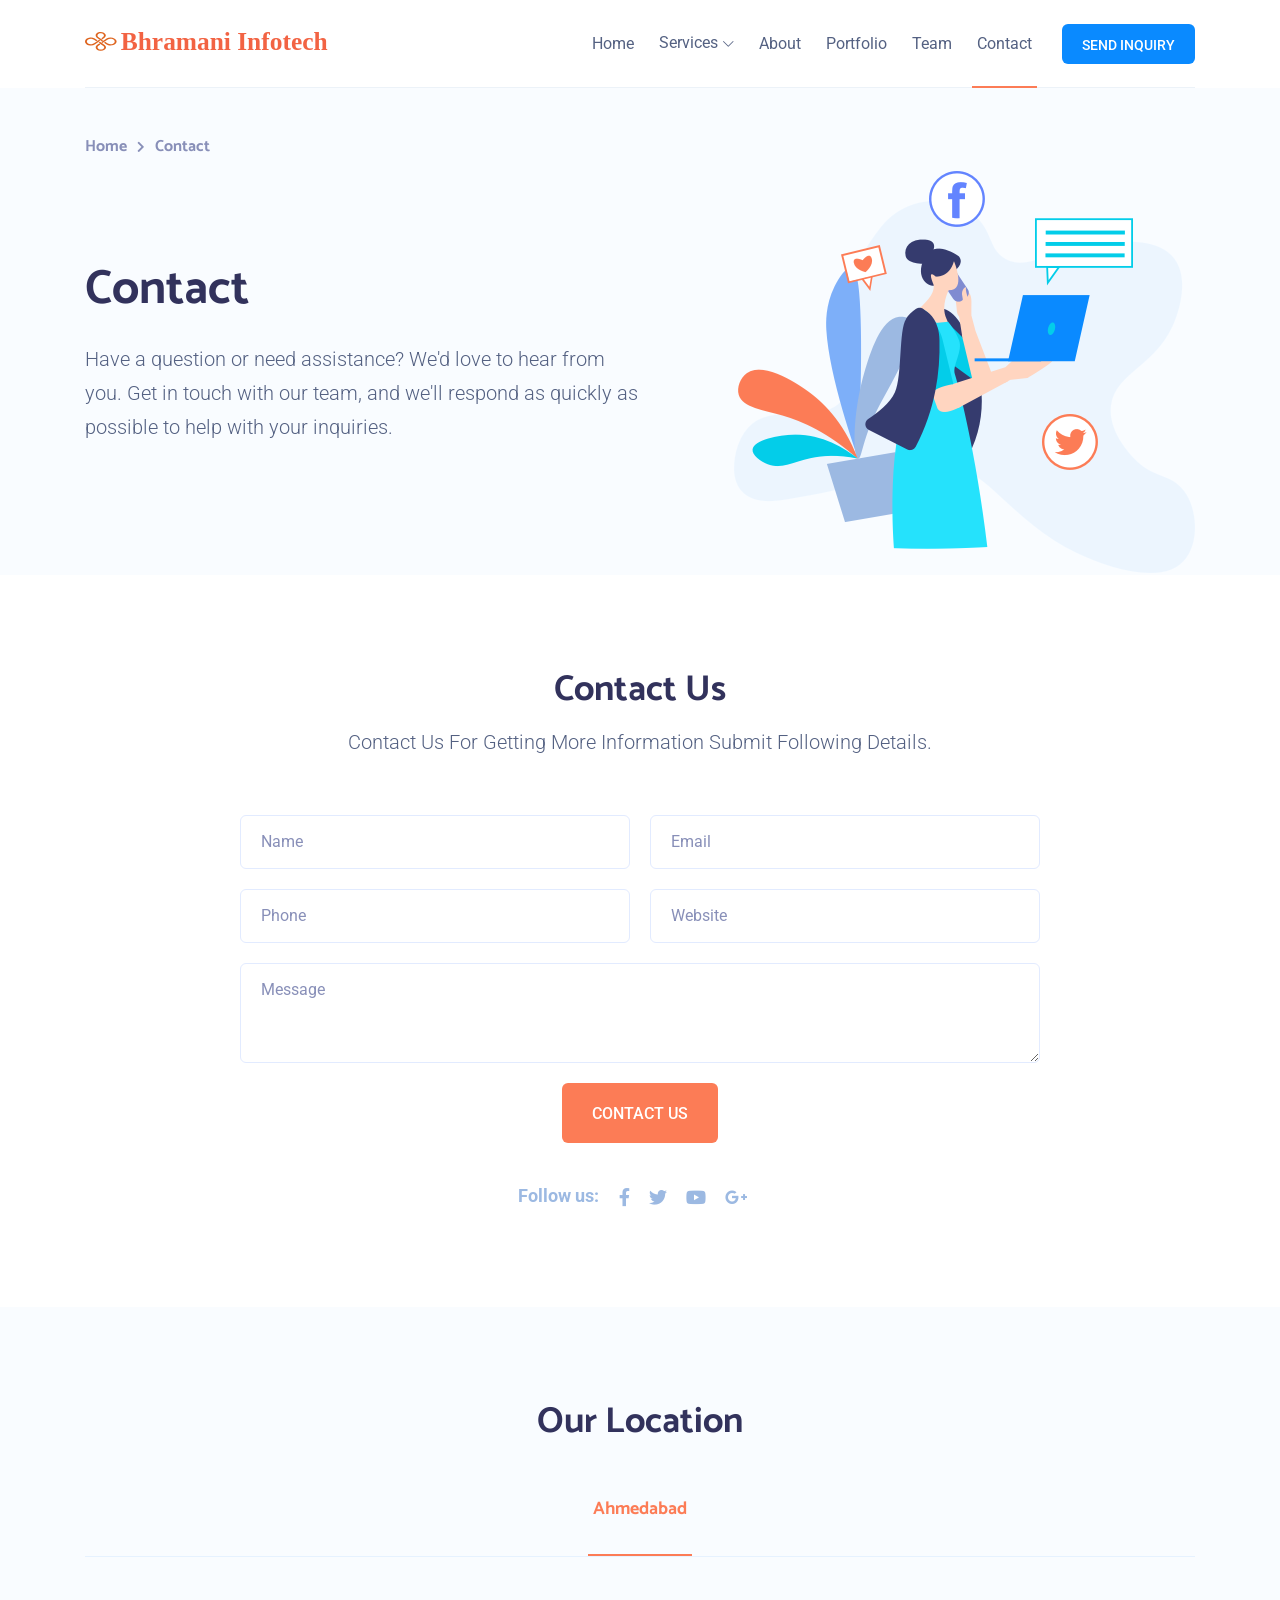
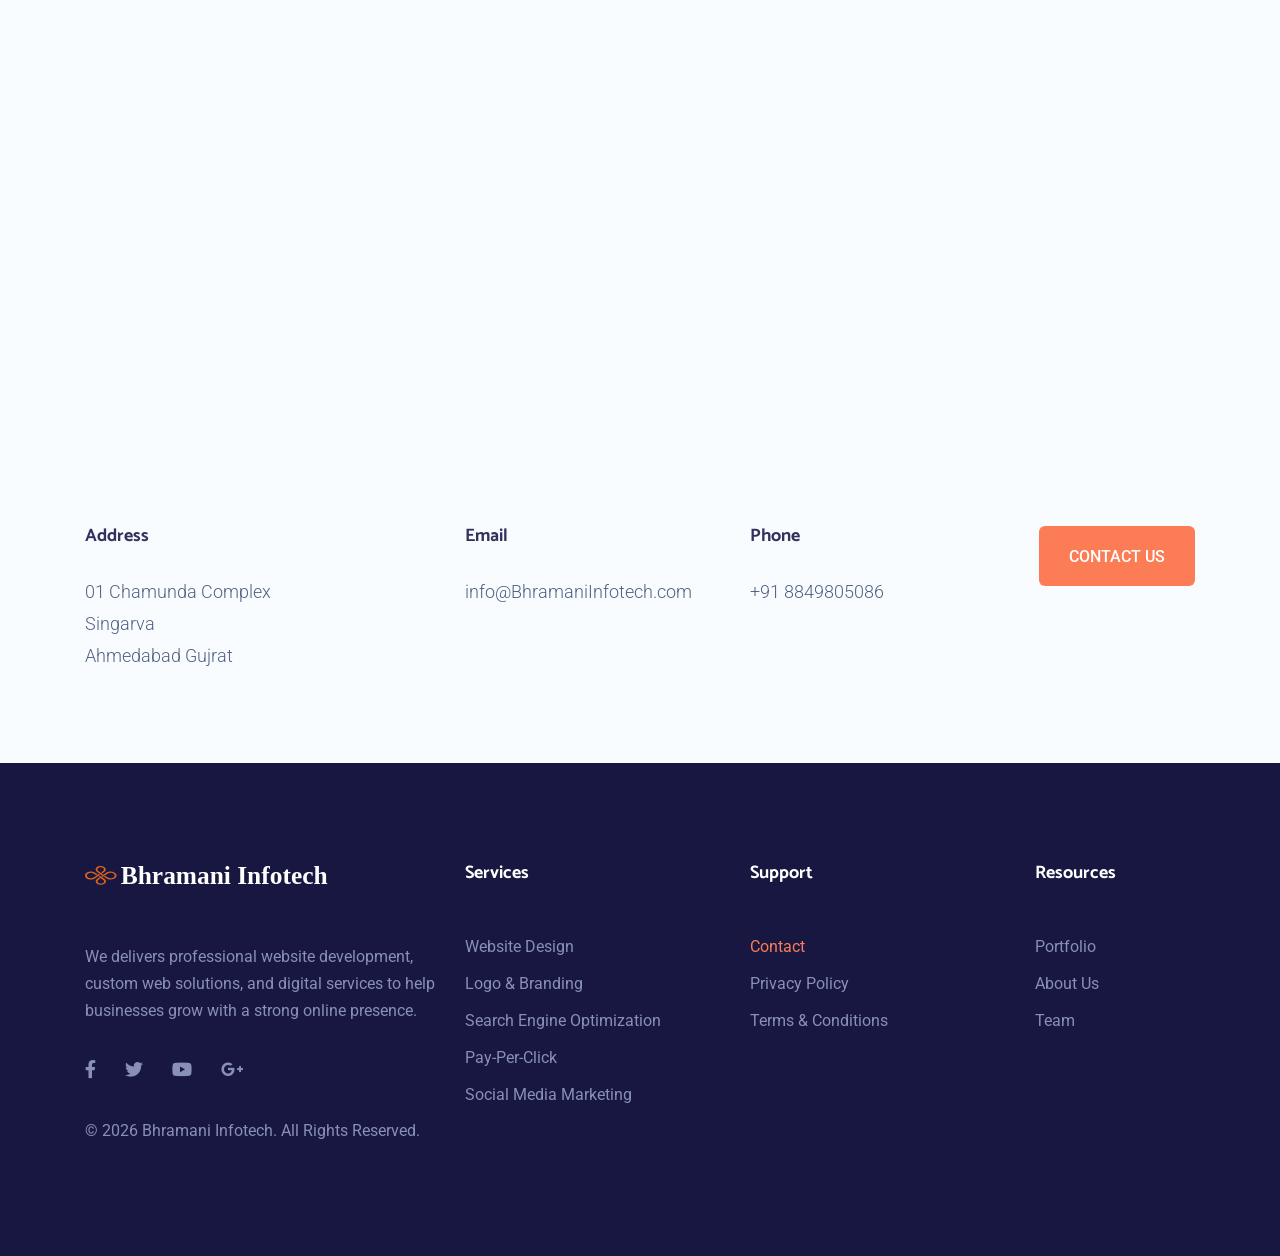
<file: contact.html>
<!DOCTYPE html>
<html class="no-js" lang="zxx">

   
<meta charset="utf-8">
    <meta name="author" content="">
    <meta name="description" content="">
    <meta name="keywords" content="">

    <!-- Mobile specific metas -->
    <meta http-equiv="X-UA-Compatible" content="IE=edge">
    <meta name="viewport" content="width=device-width, initial-scale=1, shrink-to-fit=no">

    <!-- Twitter -->
	<meta name="twitter:card" content="summary_large_image">
	<meta name="twitter:site" content="">
	<meta name="twitter:creator" content="">
	<meta name="twitter:title" content="">
	<meta name="twitter:description" content="">
	<meta name="twitter:image" content="">
	<!-- Facebook -->
	<meta property="og:url" content="">
	<meta property="og:title" content="">
	<meta property="og:description" content="">
	<meta property="og:type" content="website">
	<meta property="og:image" content="">
	<meta property="og:image:secure_url" content="">
	<meta property="og:image:type" content="image/png">
	<meta property="og:image:width" content="1200">
	<meta property="og:image:height" content="630">

    <!-- Page Title -->
    <title>Contact</title>

    <!-- links for favicon -->
    <link rel="apple-touch-icon" sizes="57x57" href="assets/favicon/favicon.svg">
    <link rel="apple-touch-icon" sizes="60x60" href="assets/favicon/favicon.svg">
    <link rel="apple-touch-icon" sizes="72x72" href="assets/favicon/favicon.svg">
    <link rel="apple-touch-icon" sizes="76x76" href="assets/favicon/favicon.svg">
    <link rel="apple-touch-icon" sizes="114x114" href="assets/favicon/favicon.svg">
    <link rel="apple-touch-icon" sizes="120x120" href="assets/favicon/favicon.svg">
    <link rel="apple-touch-icon" sizes="144x144" href="assets/favicon/favicon.svg">
    <link rel="apple-touch-icon" sizes="152x152" href="assets/favicon/favicon.svg">
    <link rel="apple-touch-icon" sizes="180x180" href="assets/favicon/favicon.svg">
    <link rel="icon" type="image/png" sizes="192x192" href="assets/favicon/favicon.svg">
    <link rel="icon" type="image/png" sizes="32x32" href="assets/favicon/favicon.svg">
    <link rel="icon" type="image/png" sizes="96x96" href="assets/favicon/favicon.svg">
    <link rel="icon" type="image/png" sizes="16x16" href="assets/favicon/favicon.svg">
    <link rel="manifest" href="assets/favicon/manifest.json">
    <meta name="msapplication-TileColor" content="#ffffff">
    <meta name="msapplication-TileImage" content="assets/favicon/favicon.svg">
    <meta name="theme-color" content="#ffffff">

    <!-- Icon fonts -->
    <link href="https://fonts.googleapis.com/css?family=Roboto:300,400,500,500i,700,700i,900" rel="stylesheet">
    <link rel="stylesheet" type="text/css" href="assets/css/fontawesome-all.min.css">

    <!-- css links -->
    <!-- Bootstrap link -->
    <link rel="stylesheet" href="assets/css/vendor/bootstrap.min.css">

    <!-- Owl Carousel -->
    <link rel="stylesheet" type="text/css" href="assets/css/vendor/owl.carousel.min.css">
    <link rel="stylesheet" type="text/css" href="assets/css/vendor/owl.theme.default.min.css">

    <!-- Magnific popup -->
    <link rel="stylesheet" type="text/css" href="assets/css/vendor/magnific-popup.css">

    <!-- Custom styles -->
    <link rel="stylesheet" type="text/css" href="assets/css/main.css">

<body>

<!-- Header starts -->
<header class="page-header">
    <div class="container">
        <nav class="navbar navbar-expand-lg align-items-center">
            <a class="navbar-brand" href="index.html">
                <img src="assets/images/brand-logo.svg" alt="Bhramani Infotech logo">
            </a>
            <!-- End of .navbar-brand -->

            <button class="navbar-toggler" type="button" data-bs-toggle="collapse" data-bs-target="#custom-navbar"
                aria-controls="custom-navbar" aria-expanded="false" aria-label="Toggle navigation">
                <span class="custom-toggler-icon"></span>
                <span class="custom-toggler-icon"></span>
                <span class="custom-toggler-icon"></span>
            </button>
            <!-- End of .navbar-toggler -->

            <div class="collapse navbar-collapse" id="custom-navbar">
                  <ul class="navbar-nav ml-auto align-items-center dynamic-nav">
					<li class="nav-item">
                        <a href="index.html" class="nav-link">Home</a>
                    </li>
                    <li class="nav-item has-dropdown">
                        <a href="#" class="nav-link">Services</a>
                        <ul class="submenu">
                            <li><a href="website-design.html">Website Design</a></li>
                            <li><a href="logo-and-branding.html">Logo &amp; Branding </a></li>
                            <li><a href="search-engine-optimization.html">Search Engine Optimization</a></li>
                            <li><a href="pay-per-click.html">Pay-Per-Click</a></li>
                            <li><a href="social-media-marketing.html">Social Media Marketing</a></li>
                        </ul>
                    </li>
                    <li class="nav-item">
                        <a href="about.html" class="nav-link">About</a>
                    </li>
                    <li class="nav-item">
                        <a href="portfolio.html" class="nav-link">Portfolio</a>
                    </li>
                    
                    <li class="nav-item">
                        <a href="team.html" class="nav-link">Team</a>
                    </li>
                    
                    
                    <li class="nav-item">
                        <a href="contact.html" class="nav-link">Contact</a>
                    </li>
                    <li class="nav-item">
                        <a href="#" class="custom-btn btn-small" data-bs-toggle="modal" data-bs-target="#quote-modal">Send Inquiry</a>
                    </li>
                </ul>
            </div>
            <!-- End of .navbar-nav -->
        </nav>
    </div>
    <!-- End of .container -->
</header>
<!-- End of .page-header -->

<!-- banner starts -->
<div class="banner d-flex align-items-center light-grey-bg">
    
    <!-- Breadcrumb starts -->
    <nav class="breadcrumb-wrapper" aria-label="breadcrumb">
        <div class="container">
            <ol class="breadcrumb">
                <li class="breadcrumb-item"><a href="#">Home</a></li>
                <li class="breadcrumb-item active" aria-current="page">Contact</li>
            </ol>
        </div>
    </nav>
    

    <div class="container">
        <div class="row no-gutters align-items-center">
            <div class="col-lg-6 text-center text-lg-left">
                <h1>Contact</h1>
                <p class="larger-txt">Have a question or need assistance? We'd love to hear from you. Get in touch with our team, and we'll respond as quickly as possible to help with your inquiries.</p>
                
            </div>
            <!-- End of .col-lg-5 -->

            <div class="col-lg-6">
                <div class="img-container text-center text-lg-right">
                    <img src="assets/images/banner/contact-banner.png" alt="Contact banner image" class="img-fluid">
                </div>
                <!-- End of .img-container -->
            </div>
            <!-- End of .col-lg-7 -->
        </div>
        <!-- End of .row -->
    </div>
    <!-- End of .container -->
</div>
<!-- End of .banner -->

<section class="contact-us section-gap">
    <div class="container">
        <h2 class="section-title text-center">Contact Us</h2>
        <p class="larger-txt text-center">Contact Us For Getting More Information Submit Following Details. </p>
        <div class="quote-form-wrapper contact-form-wrapper text-center grid-wrapper">
            <form method="POST" class="quote-form text-center row" action="#">
                <div class="col-lg-6">
                    <input type="text" name="fname" placeholder="Name">
                </div>
                <div class="col-lg-6">
                    <input type="text" name="email" placeholder="Email">
                </div>

                <div class="col-lg-6">
                    <input type="text" name="phone" placeholder="Phone">
                </div>
                <div class="col-lg-6">
                    <input type="text" name="website" placeholder="Website">
                </div>
                <div class="col-lg-12">
                    <textarea placeholder="Message" name="message"></textarea>
                    <button type="submit" class="custom-btn secondary-btn">Contact Us</button>
                    <div class="social-icons-wrapper d-flex justify-content-center">
                        <p>Follow us:</p>
                        <ul class="social-icons">
                            <li>
                                <a href="http://www.facebook.com/" target="_blank" rel="noopener">
                                    <i class="fab fa-facebook-f"></i>
                                </a>
                            </li>
                            <li>
                                <a href="http://twitter.com/" target="_blank" rel="noopener">
                                    <i class="fab fa-twitter"></i>
                                </a>
                            </li>
                            <li>
                                <a href="http://youtube.com/" target="_blank" rel="noopener">
                                    <i class="fab fa-youtube"></i>
                                </a>
                            </li>
                            <li>
                                <a href="http://plus.google.com/discover" target="_blank" rel="noopener">
                                    <i class="fab fa-google-plus-g"></i>
                                </a>
                            </li>
                        </ul>
                        <!-- End of .social-icons -->
                    </div>
                    <!-- End of .social-icons-wrapper -->
                </div>
            </form>
            <!-- End of .quote-form -->
        </div>
        <!-- End of .quote-form-wrapper -->
    </div>
</section>

<!-- location starts -->
<section class="location section-gap light-grey-bg" id="cynic-contact" data-scroll-offset="75" data-scroll-offset-mobile="75">
    <div class="container">
        <h2 class="section-title text-center">Our Location</h2>
        <ul class="nav nav-tabs location-tab justify-content-center" role="tablist">
            <li class="nav-item">
                <a class="nav-link active" data-bs-toggle="tab" href="#location-tab-1">Ahmedabad</a>
            </li>
            
            
            
        </ul>
        <!-- End of .nav-tabs -->

        <div class="tab-content location-tab-content grid-wrapper" id="myTabContent">
            <div class="tab-pane fade show active" id="location-tab-1">
                <iframe
                    src="https://www.google.com/maps/embed?pb=!1m17!1m12!1m3!1d3672.020241456848!2d72.696346!3d23.023029!2m3!1f0!2f0!3f0!3m2!1i1024!2i768!4f13.1!3m2!1m1!2zMjPCsDAxJzIyLjkiTiA3MsKwNDEnNDYuOSJF!5e0!3m2!1sen!2sin!4v1782639650816!5m2!1sen!2sin" width="600" height="450" style="border:0;" allowfullscreen="" loading="lazy" referrerpolicy="strict-origin-when-cross-origin"
                    width="600" height="450" style="border:0" allowfullscreen></iframe>
            </div>
            
            
            
        </div>
        <!-- End of .tab-content -->

        <div class="contact-info">
            <div class="row justify-content-between">
                <div class="col-lg-4 col-md-6">
                    <div class="info">
                        <h5>Address</h5>   

                        <p> 01 Chamunda Complex <br>Singarva
 <br>Ahmedabad Gujrat</p>
                    </div>
                    <!-- End of .info -->
                </div>
                <!-- End of .col-md-3 -->
                <div class="col-lg-3 col-md-6">
                    <div class="info">
                        <h5>Email</h5>
                        <a href="mailto:info@BhramaniInfotech.com">info@BhramaniInfotech.com</a>
                    </div>
                    <!-- End of .info -->
                </div>
                <!-- End of .col-md-3 -->
                <div class="col-lg-3 col-md-6">
                    <div class="info">
                        <h5>Phone</h5>
                        <a href="tel:+918849805086">+91 8849805086</a>
                    </div>
                    <!-- End of .info -->
                </div>
                <!-- End of .col-md-3 -->
                <div class="col-md-6 col-lg-2 text-lg-right info">
                    <a href="#" class="custom-btn secondary-btn" data-bs-toggle="modal" data-bs-target="#quote-modal">Contact
                        Us</a>
                </div>
            </div>
            <!-- End of .contact-in -->
        </div>
        <!-- End of .contact-info -->
    </div>
    <!-- End of .container -->
</section>
<!-- End of .location -->


<!-- Quote modal starts
    ================================= -->
<div class="modal fade full-width-modal quote-modal" id="quote-modal" tabindex="-1" role="dialog" aria-hidden="true">
    <div class="modal-dialog modal-dialog-centered" role="document">
        <div class="modal-content white-bg">
            <div class="modal-header">
                <button type="button" class="close" data-bs-dismiss="modal" aria-label="Close">
                    <i class="fas fa-times"></i>
                </button>
                <!-- End of .close -->
            </div>
            <!-- End of .modal-header -->

            <div class="modal-body d-flex align-items-center justify-content-center text-center">
                <div class="quote-form-wrapper text-center">
                    <h3>Get a Free Quote</h3>
                    <form method="POST" class="quote-form text-center row" action="#">
                        <div class="col-lg-6">
                            <input type="text" name="fname" placeholder="Name">
                        </div>
                        <div class="col-lg-6">
                            <input type="text" name="email" placeholder="Email">
                        </div>

                        <div class="col-lg-6">
                            <input type="text" name="phone" placeholder="Phone">
                        </div>
                        <div class="col-lg-6">
                            <input type="text" name="website" placeholder="Website">
                        </div>
                        <div class="col-lg-12">
                            <textarea placeholder="Message" name="message"></textarea>
                            <button type="submit" class="custom-btn secondary-btn w-100">GET A QUOTE</button>
                            <div class="social-icons-wrapper d-flex justify-content-center">
                                <p>Follow us:</p>
                                <ul class="social-icons">
                                    <li>
                                        <a href="http://www.facebook.com/" target="_blank" rel="noopener">
                                            <i class="fab fa-facebook-f"></i>
                                        </a>
                                    </li>
                                    <li>
                                        <a href="http://twitter.com/" target="_blank" rel="noopener">
                                            <i class="fab fa-twitter"></i>
                                        </a>
                                    </li>
                                    <li>
                                        <a href="http://youtube.com/" target="_blank" rel="noopener">
                                            <i class="fab fa-youtube"></i>
                                        </a>
                                    </li>
                                    <li>
                                        <a href="http://plus.google.com/discover" target="_blank" rel="noopener">
                                            <i class="fab fa-google-plus-g"></i>
                                        </a>
                                    </li>
                                </ul>
                                <!-- End of .social-icons -->
                            </div>
                            <!-- End of .social-icons-wrapper -->
                        </div>
                    </form>
                    <!-- End of .quote-form -->
                </div>
                <!-- End of .quote-form-wrapper -->
            </div>
            <!-- End of .modal-body -->
        </div>
        <!-- End of .modal-content -->
    </div>
    <!-- End of .modal-dialog -->
</div>
<!-- End of .quote-modal -->

<!-- footer starts -->
<footer class="page-footer dark-footer-bg">
    <div class="container">
        <div class="row">
            <div class="col-lg-4">
                <div class="footer-widget widget-about">
                    <a href="index.html"><img class="footer-logo" src="assets/images/footer-logo.svg" alt="footer logo"
                            height="16"></a>
                    <p>We delivers professional website development, custom web solutions, and digital services to help businesses grow with a strong online presence.</p>
                    <ul class="social-icons">
                        <li>
                            <a href="http://www.facebook.com/" target="_blank" rel="noopener">
                                <i class="fab fa-facebook-f"></i>
                            </a>
                        </li>
                        <li>
                            <a href="http://twitter.com/" target="_blank" rel="noopener">
                                <i class="fab fa-twitter"></i>
                            </a>
                        </li>
                        <li>
                            <a href="http://youtube.com/" target="_blank" rel="noopener">
                                <i class="fab fa-youtube"></i>
                            </a>
                        </li>
                        <li>
                            <a href="http://plus.google.com/discover" target="_blank" rel="noopener">
                                <i class="fab fa-google-plus-g"></i>
                            </a>
                        </li>
                    </ul>
                    <!-- End of .social-icons -->
                    <p class="copywrite-txt">© 2026 <a href="http://www.BhramaniInfotech.com/">Bhramani Infotech</a>. All Rights
                        Reserved.</p>
                </div>
            </div>

            <div class="col-lg-3">
                <div class="footer-widget">
                    <h5 class="footer-nav-title">Services</h5>
                    <ul class="footer-nav dynamic-nav">
                        <li><a href="website-design.html">Website Design</a></li>
                        <li><a href="logo-and-branding.html">Logo &amp; Branding </a></li>
                        <li><a href="search-engine-optimization.html">Search Engine Optimization</a></li>
                        <li><a href="pay-per-click.html">Pay-Per-Click</a></li>
                        <li><a href="social-media-marketing.html">Social Media Marketing</a></li>
                    </ul>
                </div>
            </div>
            <!-- End of .col-lg-2 -->

            <div class="col-lg-3">
                <div class="footer-widget">
                    <h5 class="footer-nav-title">Support</h5>
                    <ul class="footer-nav dynamic-nav">
                        <li><a href="contact.html">Contact</a></li>
                        <li><a href="#">Privacy Policy</a></li>
                        <li><a href="#">Terms &amp; Conditions</a></li>
                    </ul>
                </div>
            </div>
            <!-- End of .col-lg-2 -->

            <div class="col-lg-2">
                <div class="footer-widget">
                    <h5 class="footer-nav-title">Resources</h5>
                    <ul class="footer-nav dynamic-nav">
                        <li><a href="portfolio.html">Portfolio</a></li>
                    
                        <li><a href="about.html">About Us</a></li>
                        <li><a href="team.html">Team</a></li>
                       
                    </ul>
                </div>
            </div>
            <!-- End of .col-lg-2 -->
        </div>
        <!-- End of .row -->
    </div>
    <!-- End of .container -->
</footer>
<!-- End of .page-footer -->

<!-- Javascripts -->

<!-- jQuery -->
<script src="assets/js/vendor/jquery.min.js"></script>
<script src="assets/js/vendor/jquery-migrate.min.js"></script>

<!-- jQuery Easing Plugin -->
<script src="assets/js/vendor/easing-1.3.js"></script>
<!-- Bootstrap js -->
<script src="assets/js/vendor/bootstrap.bundle.min.js"></script>
<script src="assets/js/vendor/isotope.pkgd.min.js"></script>

<!-- jQuery progressbar plugin -->
<script src="assets/js/vendor/jquery.waypoints.min.js"></script>
<script src="assets/js/vendor/jquery.counterup.min.js"></script>
<!-- ImagesLoaded js -->
<script src="assets/js/vendor/imagesloaded.pkgd.min.js"></script>
<!-- Owl carousel js -->
<script src="assets/js/vendor/owl.carousel.min.js"></script>
<!-- Magnific popup -->
<script src="assets/js/vendor/jquery.magnific-popup.min.js"></script>
<!-- Plugins -->
<script src="assets/js/plugins.js"></script>
<!-- Custom Script -->
<script src="assets/js/main.min.js"></script>

</body>


</html>
</file>
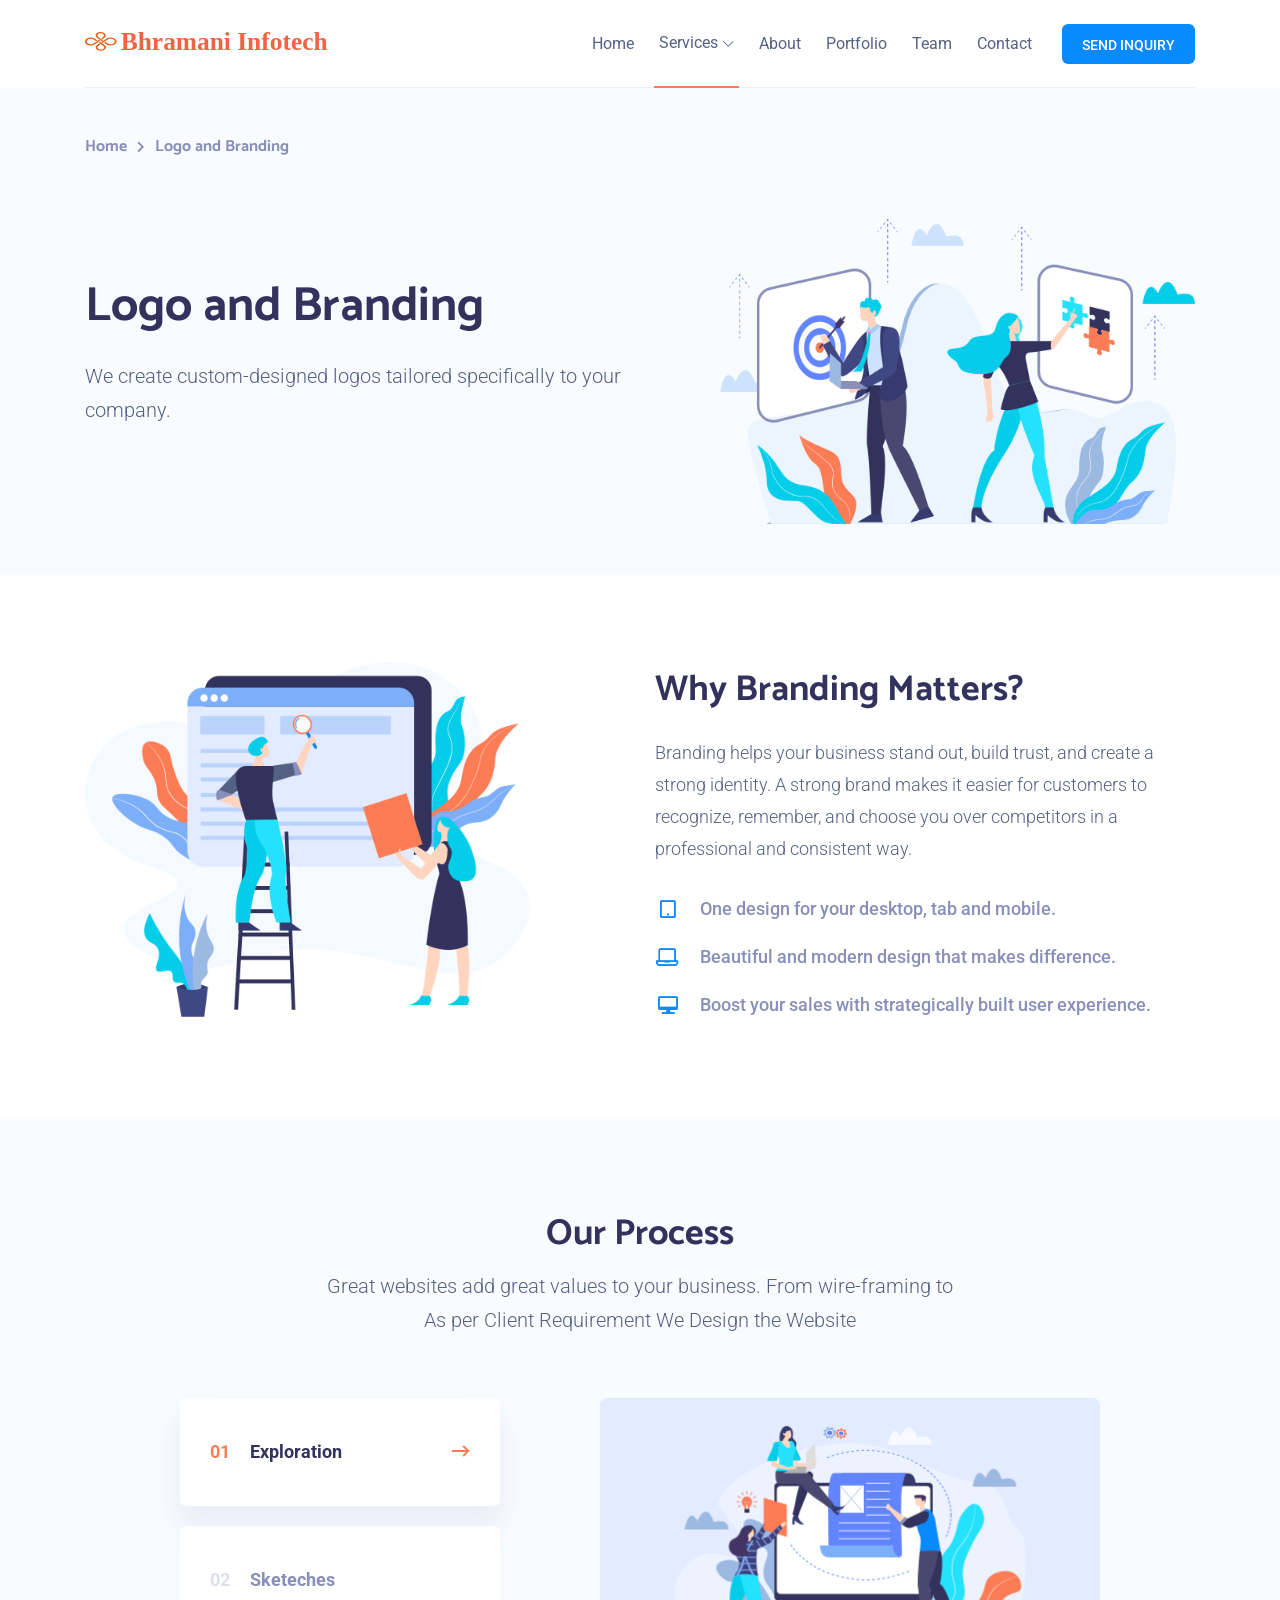
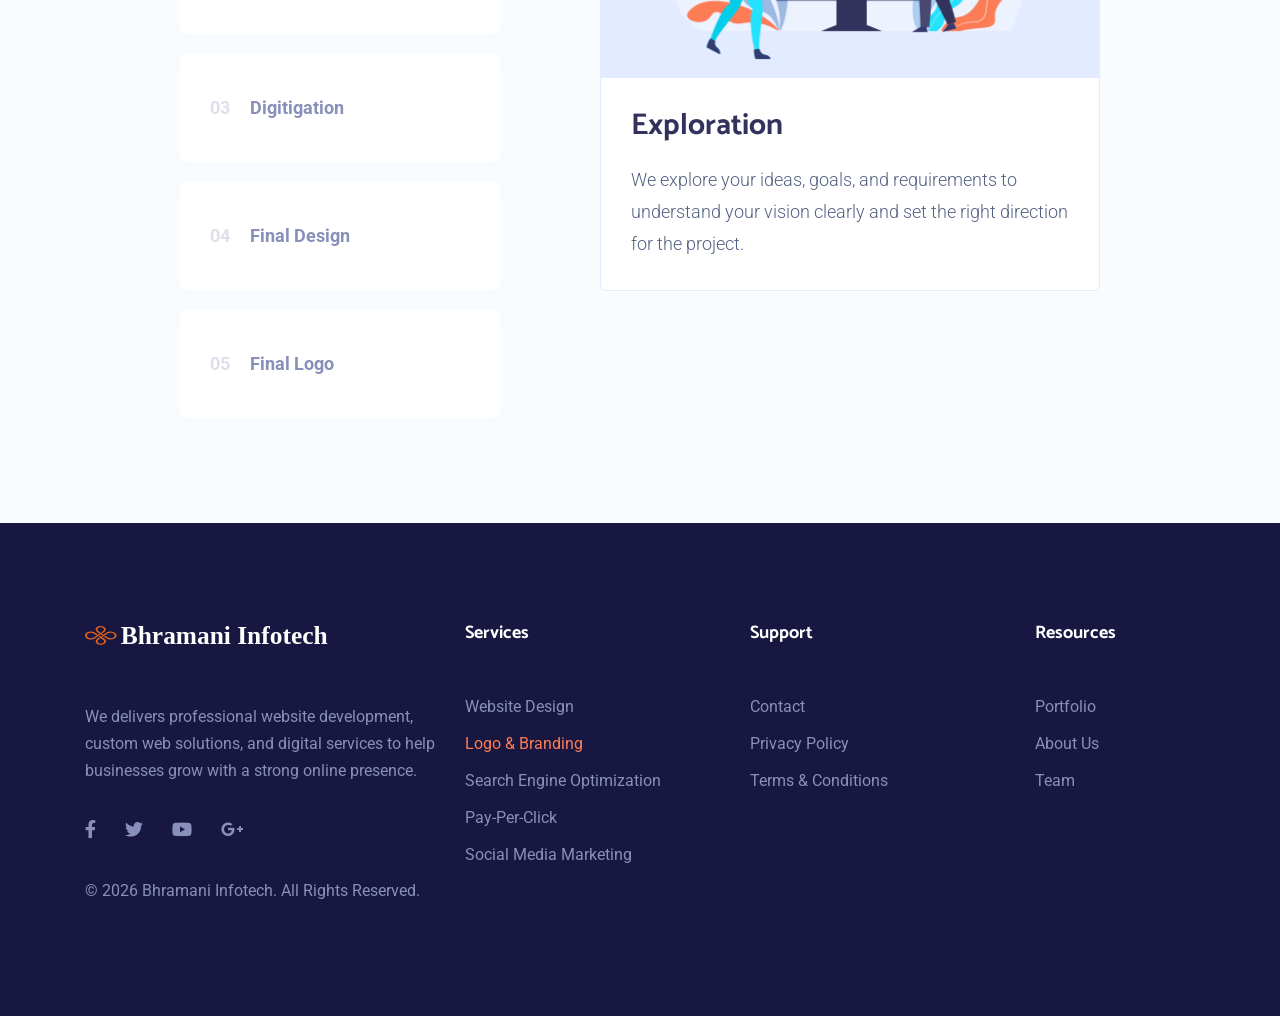
<file: logo-and-branding.html>
<!DOCTYPE html>
<html class="no-js" lang="zxx">

   
<meta charset="utf-8">
    <meta name="author" content="">
    <meta name="description" content="">
    <meta name="keywords" content="">

    <!-- Mobile specific metas -->
    <meta http-equiv="X-UA-Compatible" content="IE=edge">
    <meta name="viewport" content="width=device-width, initial-scale=1, shrink-to-fit=no">

    <!-- Twitter -->
	<meta name="twitter:card" content="summary_large_image">
	<meta name="twitter:site" content="">
	<meta name="twitter:creator" content="">
	<meta name="twitter:title" content="">
	<meta name="twitter:description" content="">
	<meta name="twitter:image" content="">
	<!-- Facebook -->
	<meta property="og:url" content="">
	<meta property="og:title" content="">
	<meta property="og:description" content="">
	<meta property="og:type" content="website">
	<meta property="og:image" content="">
	<meta property="og:image:secure_url" content="">
	<meta property="og:image:type" content="image/png">
	<meta property="og:image:width" content="1200">
	<meta property="og:image:height" content="630">

    <!-- Page Title -->
    <title>Logo & Branding</title>

    <!-- links for favicon -->
    <link rel="apple-touch-icon" sizes="57x57" href="assets/favicon/favicon.svg">
    <link rel="apple-touch-icon" sizes="60x60" href="assets/favicon/favicon.svg">
    <link rel="apple-touch-icon" sizes="72x72" href="assets/favicon/favicon.svg">
    <link rel="apple-touch-icon" sizes="76x76" href="assets/favicon/favicon.svg">
    <link rel="apple-touch-icon" sizes="114x114" href="assets/favicon/favicon.svg">
    <link rel="apple-touch-icon" sizes="120x120" href="assets/favicon/favicon.svg">
    <link rel="apple-touch-icon" sizes="144x144" href="assets/favicon/favicon.svg">
    <link rel="apple-touch-icon" sizes="152x152" href="assets/favicon/favicon.svg">
    <link rel="apple-touch-icon" sizes="180x180" href="assets/favicon/favicon.svg">
    <link rel="icon" type="image/png" sizes="192x192" href="assets/favicon/favicon.svg">
    <link rel="icon" type="image/png" sizes="32x32" href="assets/favicon/favicon.svg">
    <link rel="icon" type="image/png" sizes="96x96" href="assets/favicon/favicon.svg">
    <link rel="icon" type="image/png" sizes="16x16" href="assets/favicon/favicon.svg">
    <link rel="manifest" href="assets/favicon/manifest.json">
    <meta name="msapplication-TileColor" content="#ffffff">
    <meta name="msapplication-TileImage" content="assets/favicon/favicon.svg">
    <meta name="theme-color" content="#ffffff">

    <!-- Icon fonts -->
    <link href="https://fonts.googleapis.com/css?family=Roboto:300,400,500,500i,700,700i,900" rel="stylesheet">
    <link rel="stylesheet" type="text/css" href="assets/css/fontawesome-all.min.css">

    <!-- css links -->
    <!-- Bootstrap link -->
    <link rel="stylesheet" href="assets/css/vendor/bootstrap.min.css">

    <!-- Owl Carousel -->
    <link rel="stylesheet" type="text/css" href="assets/css/vendor/owl.carousel.min.css">
    <link rel="stylesheet" type="text/css" href="assets/css/vendor/owl.theme.default.min.css">

    <!-- Magnific popup -->
    <link rel="stylesheet" type="text/css" href="assets/css/vendor/magnific-popup.css">

    <!-- Custom styles -->
    <link rel="stylesheet" type="text/css" href="assets/css/main.css">

<body>

<!-- Header starts -->
<header class="page-header">
    <div class="container">
        <nav class="navbar navbar-expand-lg align-items-center">
            <a class="navbar-brand" href="index.html">
                <img src="assets/images/brand-logo.svg" alt="Bhramani Infotech logo">
            </a>
            <!-- End of .navbar-brand -->

            <button class="navbar-toggler" type="button" data-bs-toggle="collapse" data-bs-target="#custom-navbar"
                aria-controls="custom-navbar" aria-expanded="false" aria-label="Toggle navigation">
                <span class="custom-toggler-icon"></span>
                <span class="custom-toggler-icon"></span>
                <span class="custom-toggler-icon"></span>
            </button>
            <!-- End of .navbar-toggler -->

            <div class="collapse navbar-collapse" id="custom-navbar">
                  <ul class="navbar-nav ml-auto align-items-center dynamic-nav">
					<li class="nav-item">
                        <a href="index.html" class="nav-link">Home</a>
                    </li>
                    <li class="nav-item has-dropdown">
                        <a href="#" class="nav-link">Services</a>
                        <ul class="submenu">
                            <li><a href="website-design.html">Website Design</a></li>
                            <li><a href="logo-and-branding.html">Logo &amp; Branding </a></li>
                            <li><a href="search-engine-optimization.html">Search Engine Optimization</a></li>
                            <li><a href="pay-per-click.html">Pay-Per-Click</a></li>
                            <li><a href="social-media-marketing.html">Social Media Marketing</a></li>
                        </ul>
                    </li>
                    <li class="nav-item">
                        <a href="about.html" class="nav-link">About</a>
                    </li>
                    <li class="nav-item">
                        <a href="portfolio.html" class="nav-link">Portfolio</a>
                    </li>
                    
                    <li class="nav-item">
                        <a href="team.html" class="nav-link">Team</a>
                    </li>
                    
                    
                    <li class="nav-item">
                        <a href="contact.html" class="nav-link">Contact</a>
                    </li>
                    <li class="nav-item">
                        <a href="#" class="custom-btn btn-small" data-bs-toggle="modal" data-bs-target="#quote-modal">Send Inquiry</a>
                    </li>
                </ul>
            </div>
            <!-- End of .navbar-nav -->
        </nav>
    </div>
    <!-- End of .container -->
</header>
<!-- banner starts -->
<div class="banner d-flex align-items-center light-grey-bg">
    
    <!-- Breadcrumb starts -->
    <nav class="breadcrumb-wrapper" aria-label="breadcrumb">
        <div class="container">
            <ol class="breadcrumb">
                <li class="breadcrumb-item"><a href="#">Home</a></li>
                <li class="breadcrumb-item active" aria-current="page">Logo and Branding</li>
            </ol>
        </div>
    </nav>
    

    <div class="container">
        <div class="row no-gutters align-items-center">
            <div class="col-lg-6 text-center text-lg-left">
                <h1>Logo and Branding</h1>
                <p class="larger-txt">We create custom-designed logos tailored specifically to your company.</p>
                
            </div>
            <!-- End of .col-lg-5 -->

            <div class="col-lg-6">
                <div class="img-container text-center text-lg-right">
                    <img src="assets/images/banner/logo-and-branding-banner.png" alt="Banner image" class="img-fluid">
                </div>
                <!-- End of .img-container -->
            </div>
            <!-- End of .col-lg-7 -->
        </div>
        <!-- End of .row -->
    </div>
    <!-- End of .container -->
</div>
<!-- End of .banner -->

<!-- our features starts -->
<section class="features section-gap" id="cynic-about" data-scroll-offset="165">
    <div class="container">

        
            <div class="features-grid">
                <div class="row align-items-center">
                    <div class="col-lg-5 text-center text-lg-left">
                        <div class="img-container">
                            <img src="assets/images/features/features-img-4.png" alt="Why Branding Matters?" class="img-fluid">
                            
                        </div>
                        <!-- End of .img-container -->
                    </div>
                    <!-- End of .col-lg-6 -->

                    <div class="col-lg-6 offset-lg-1">
                        <div class="features-content">
                            <h2 class="section-title">Why Branding Matters?</h2>
                            <p>Branding helps your business stand out, build trust, and create a strong identity. A strong brand makes it easier for customers to recognize, remember, and choose you over competitors in a professional and consistent way.</p>
                            

                            
                                <ul class="feature-list">
                                    <li><i class="far fa-tablet"></i>One design for your desktop, tab and mobile.</li>
                                    <li><i class="far fa-laptop"></i>Beautiful and modern design that makes difference.</li>
                                    <li><i class="far fa-desktop-alt"></i>Boost your sales with strategically built user experience.</li>
                                </ul>
                                <!-- End of .feature-list -->
                            
            
                            
                        </div>
                        <!-- End of .features-content -->
                    </div>
                    <!-- End of .col-lg-6 -->
                </div>
                <!-- End of .row -->
            </div>
            <!-- End of .features-grid -->
         
        
    </div>
    <!-- End of .container -->
</section>
<!-- End of .features -->

<!-- Process starts -->
<section class="our-process section-gap light-grey-bg">
    <div class="container">
        <h2 class="section-title text-center">Our Process</h2>
        <p class="larger-txt text-center">Great websites add great values to your business. From wire-framing to
            <br>As per Client Requirement We Design the Website</p>

        <div class="process-tab-container grid-wrapper">
            <div class="row">
                <div class="col-lg-5">
                    <div class="nav nav-pills">
                        
                            <a class="nav-link active" data-bs-toggle="pill" href="#process-tab-1">
                                <span>01</span>
                                 Exploration
                                <i class="fal fa-long-arrow-right"></i>
                            </a>
                        
                            <a class="nav-link " data-bs-toggle="pill" href="#process-tab-2">
                                <span>02</span>
                                Sketeches
                                <i class="fal fa-long-arrow-right"></i>
                            </a>
                        
                            <a class="nav-link " data-bs-toggle="pill" href="#process-tab-3">
                                <span>03</span>
                                Digitigation
                                <i class="fal fa-long-arrow-right"></i>
                            </a>
                        
                            <a class="nav-link " data-bs-toggle="pill" href="#process-tab-4">
                                <span>04</span>
                                Final Design
                                <i class="fal fa-long-arrow-right"></i>
                            </a>
                        
                            <a class="nav-link " data-bs-toggle="pill" href="#process-tab-5">
                                <span>05</span>
                                Final Logo
                                <i class="fal fa-long-arrow-right"></i>
                            </a>
                        
                    </div>
                </div>
                <!-- End of .col -->

                <div class="col-lg-7">
                    <div class="tab-content">
                        
                            <div class="tab-pane fade show active" id="process-tab-1">
                                <div class="img-card process-card">
                                    <img src="assets/images/process-img/process-img-1.png" alt="..." class="img-fluid">
                                    <div class="process-card-content">
                                        <h3>Exploration</h3>
                                        <p>We explore your ideas, goals, and requirements to understand your vision clearly and set the right direction for the project.</p>
                                    </div>
                                </div>
                                <!-- undefined -->
                            </div>
                        
                            <div class="tab-pane fade " id="process-tab-2">
                                <div class="img-card process-card">
                                    <img src="assets/images/process-img/process-img-2.png" alt="..." class="img-fluid">
                                    <div class="process-card-content">
                                        <h3>Sketeches</h3>
                                        <p>We create quick visual sketches to outline ideas, structure, and layout, helping to shape the foundation of the final design.</p>
                                        
                                    </div>
                                </div>
                                <!-- undefined -->
                            </div>
                        
                            <div class="tab-pane fade " id="process-tab-3">
                                <div class="img-card process-card">
                                    <img src="assets/images/process-img/process-img-3.png" alt="..." class="img-fluid">
                                    <div class="process-card-content">
                                        <h3>Digitigation</h3>
                                        <p>We convert ideas and designs into digital form, creating accurate and scalable digital assets ready for development.</p>
                                    </div>
                                </div>
                                <!-- undefined -->
                            </div>
                        
                            <div class="tab-pane fade " id="process-tab-4">
                                <div class="img-card process-card">
                                    <img src="assets/images/process-img/process-img-4.png" alt="..." class="img-fluid">
                                    <div class="process-card-content">
                                        <h3>Final Design</h3>
                                        <p>We deliver a polished, responsive final design that is visually appealing, user-friendly, and ready for development.</p>
                                    </div>
                                </div>
                                <!-- undefined -->
                            </div>
                        
                            <div class="tab-pane fade " id="process-tab-5">
                                <div class="img-card process-card">
                                    <img src="assets/images/process-img/process-img-5.png" alt="..." class="img-fluid">
                                    <div class="process-card-content">
                                        <h3>Final Logo</h3>
                                        <p>We deliver a unique, high-quality logo that reflects your brand identity and leaves a lasting impression.</p>
                                    </div>
                                </div>
                                <!-- undefined -->
                            </div>
                        
                    </div>
                </div>
                <!-- End of .col -->
            </div>
            <!-- End of .row -->
        </div>
        <!-- End of .process-tab-container -->
    </div>
    <!-- End of .container -->
</section>
<!-- End of .process -->


<!-- Product Modal Starts -->
<div class="modal fade full-width-modal product-modal" id="product-modal" tabindex="-1" role="dialog" aria-hidden="true">
    <div class="modal-dialog modal-dialog-centered" role="document">
        <div class="modal-content">
            <div class="modal-header">
                <button type="button" class="close" data-bs-dismiss="modal" aria-label="Close">
                    <i class="fas fa-times"></i>
                </button>
                <!-- End of .close -->
            </div>
            <!-- End of .modal-header -->

            <div class="modal-body">
                <div class="row no-gutters">
                    <div class="col-lg-6">
                        <div class="modal-img text-center">
                            <img src="assets/images/products/portfolio-modal.png" alt="product-modal" class="img-fluid">
                        </div>
                    </div>

                    <div class="col-lg-6">
                        <div class="modal-body__inner-content">
                            <h4>
                                <span>Chief Exicutive Officer</span>
                                Creative Web Design
                            </h4>
                            <p>A well-designed website is essential for building a strong online presence and growing your business. We create modern, responsive, and user-friendly websites that deliver seamless experiences across all devices.

For content-rich websites, we focus on intuitive navigation and well-organized information, ensuring visitors can quickly find what they need while enjoying a smooth and engaging browsing experience.</p>
                            <a href="about.html" class="hyperlink">Launch Website</a>
                        </div>
                    </div>
                </div>
            </div>
            <!-- End of .modal-body -->
        </div>
        <!-- End of .modal-content -->
    </div>
    <!-- End of .modal-dialog -->
</div>
<!-- End of .portfolio-modal -->

<!-- Quote modal starts
    ================================= -->
<div class="modal fade full-width-modal quote-modal" id="quote-modal" tabindex="-1" role="dialog" aria-hidden="true">
    <div class="modal-dialog modal-dialog-centered" role="document">
        <div class="modal-content white-bg">
            <div class="modal-header">
                <button type="button" class="close" data-bs-dismiss="modal" aria-label="Close">
                    <i class="fas fa-times"></i>
                </button>
                <!-- End of .close -->
            </div>
            <!-- End of .modal-header -->

            <div class="modal-body d-flex align-items-center justify-content-center text-center">
                <div class="quote-form-wrapper text-center">
                    <h3>Get a Free Quote</h3>
                    <form method="POST" class="quote-form text-center row" action="#">
                        <div class="col-lg-6">
                            <input type="text" name="fname" placeholder="Name">
                        </div>
                        <div class="col-lg-6">
                            <input type="text" name="email" placeholder="Email">
                        </div>

                        <div class="col-lg-6">
                            <input type="text" name="phone" placeholder="Phone">
                        </div>
                        <div class="col-lg-6">
                            <input type="text" name="website" placeholder="Website">
                        </div>
                        <div class="col-lg-12">
                            <textarea placeholder="Message" name="message"></textarea>
                            <button type="submit" class="custom-btn secondary-btn w-100">GET A QUOTE</button>
                            <div class="social-icons-wrapper d-flex justify-content-center">
                                <p>Follow us:</p>
                                <ul class="social-icons">
                                    <li>
                                        <a href="http://www.facebook.com/" target="_blank" rel="noopener">
                                            <i class="fab fa-facebook-f"></i>
                                        </a>
                                    </li>
                                    <li>
                                        <a href="http://twitter.com/" target="_blank" rel="noopener">
                                            <i class="fab fa-twitter"></i>
                                        </a>
                                    </li>
                                    <li>
                                        <a href="http://youtube.com/" target="_blank" rel="noopener">
                                            <i class="fab fa-youtube"></i>
                                        </a>
                                    </li>
                                    <li>
                                        <a href="http://plus.google.com/discover" target="_blank" rel="noopener">
                                            <i class="fab fa-google-plus-g"></i>
                                        </a>
                                    </li>
                                </ul>
                                <!-- End of .social-icons -->
                            </div>
                            <!-- End of .social-icons-wrapper -->
                        </div>
                    </form>
                    <!-- End of .quote-form -->
                </div>
                <!-- End of .quote-form-wrapper -->
            </div>
            <!-- End of .modal-body -->
        </div>
        <!-- End of .modal-content -->
    </div>
    <!-- End of .modal-dialog -->
</div>
<!-- End of .quote-modal -->

<!-- footer starts -->
<footer class="page-footer dark-footer-bg">
    <div class="container">
        <div class="row">
            <div class="col-lg-4">
                <div class="footer-widget widget-about">
                    <a href="index.html"><img class="footer-logo" src="assets/images/footer-logo.svg" alt="footer logo"
                            height="16"></a>
                    <p>We delivers professional website development, custom web solutions, and digital services to help businesses grow with a strong online presence.</p>
                    <ul class="social-icons">
                        <li>
                            <a href="http://www.facebook.com/" target="_blank" rel="noopener">
                                <i class="fab fa-facebook-f"></i>
                            </a>
                        </li>
                        <li>
                            <a href="http://twitter.com/" target="_blank" rel="noopener">
                                <i class="fab fa-twitter"></i>
                            </a>
                        </li>
                        <li>
                            <a href="http://youtube.com/" target="_blank" rel="noopener">
                                <i class="fab fa-youtube"></i>
                            </a>
                        </li>
                        <li>
                            <a href="http://plus.google.com/discover" target="_blank" rel="noopener">
                                <i class="fab fa-google-plus-g"></i>
                            </a>
                        </li>
                    </ul>
                    <!-- End of .social-icons -->
                  <p class="copywrite-txt">© 2026 <a href="http://www.Bhramaniinfotech.com/">Bhramani Infotech</a>. All Rights
                        Reserved.</p>
                </div>
            </div>

            <div class="col-lg-3">
                <div class="footer-widget">
                    <h5 class="footer-nav-title">Services</h5>
                    <ul class="footer-nav dynamic-nav">
                        <li><a href="website-design.html">Website Design</a></li>
                        <li><a href="logo-and-branding.html">Logo &amp; Branding </a></li>
                       
                        <li><a href="search-engine-optimization.html">Search Engine Optimization</a></li>
                        <li><a href="pay-per-click.html">Pay-Per-Click</a></li>
                        <li><a href="social-media-marketing.html">Social Media Marketing</a></li>
                    </ul>
                </div>
            </div>
            <!-- End of .col-lg-2 -->

            <div class="col-lg-3">
                <div class="footer-widget">
                    <h5 class="footer-nav-title">Support</h5>
                    <ul class="footer-nav dynamic-nav">
                        <li><a href="contact.html">Contact</a></li>
                        <li><a href="#">Privacy Policy</a></li>
                        <li><a href="#">Terms &amp; Conditions</a></li>
                    </ul>
                </div>
            </div>
            <!-- End of .col-lg-2 -->

            <div class="col-lg-2">
                <div class="footer-widget">
                    <h5 class="footer-nav-title">Resources</h5>
                    <ul class="footer-nav dynamic-nav">
                        <li><a href="portfolio.html">Portfolio</a></li>
                    
                        <li><a href="about.html">About Us</a></li>
                        <li><a href="team.html">Team</a></li>
                       
                    </ul>
                </div>
            </div>
            <!-- End of .col-lg-2 -->
        </div>
        <!-- End of .row -->
    </div>
    <!-- End of .container -->
</footer>
	
<!-- End of .page-footer -->

<!-- Javascripts -->

<!-- jQuery -->
<script src="assets/js/vendor/jquery.min.js"></script>
<script src="assets/js/vendor/jquery-migrate.min.js"></script>

<!-- jQuery Easing Plugin -->
<script src="assets/js/vendor/easing-1.3.js"></script>
<!-- Bootstrap js -->
<script src="assets/js/vendor/bootstrap.bundle.min.js"></script>
<script src="assets/js/vendor/isotope.pkgd.min.js"></script>

<!-- jQuery progressbar plugin -->
<script src="assets/js/vendor/jquery.waypoints.min.js"></script>
<script src="assets/js/vendor/jquery.counterup.min.js"></script>
<!-- ImagesLoaded js -->
<script src="assets/js/vendor/imagesloaded.pkgd.min.js"></script>
<!-- Owl carousel js -->
<script src="assets/js/vendor/owl.carousel.min.js"></script>
<!-- Magnific popup -->
<script src="assets/js/vendor/jquery.magnific-popup.min.js"></script>
<!-- Plugins -->
<script src="assets/js/plugins.js"></script>
<!-- Custom Script -->
<script src="assets/js/main.min.js"></script>

</body>
</html>
</file>
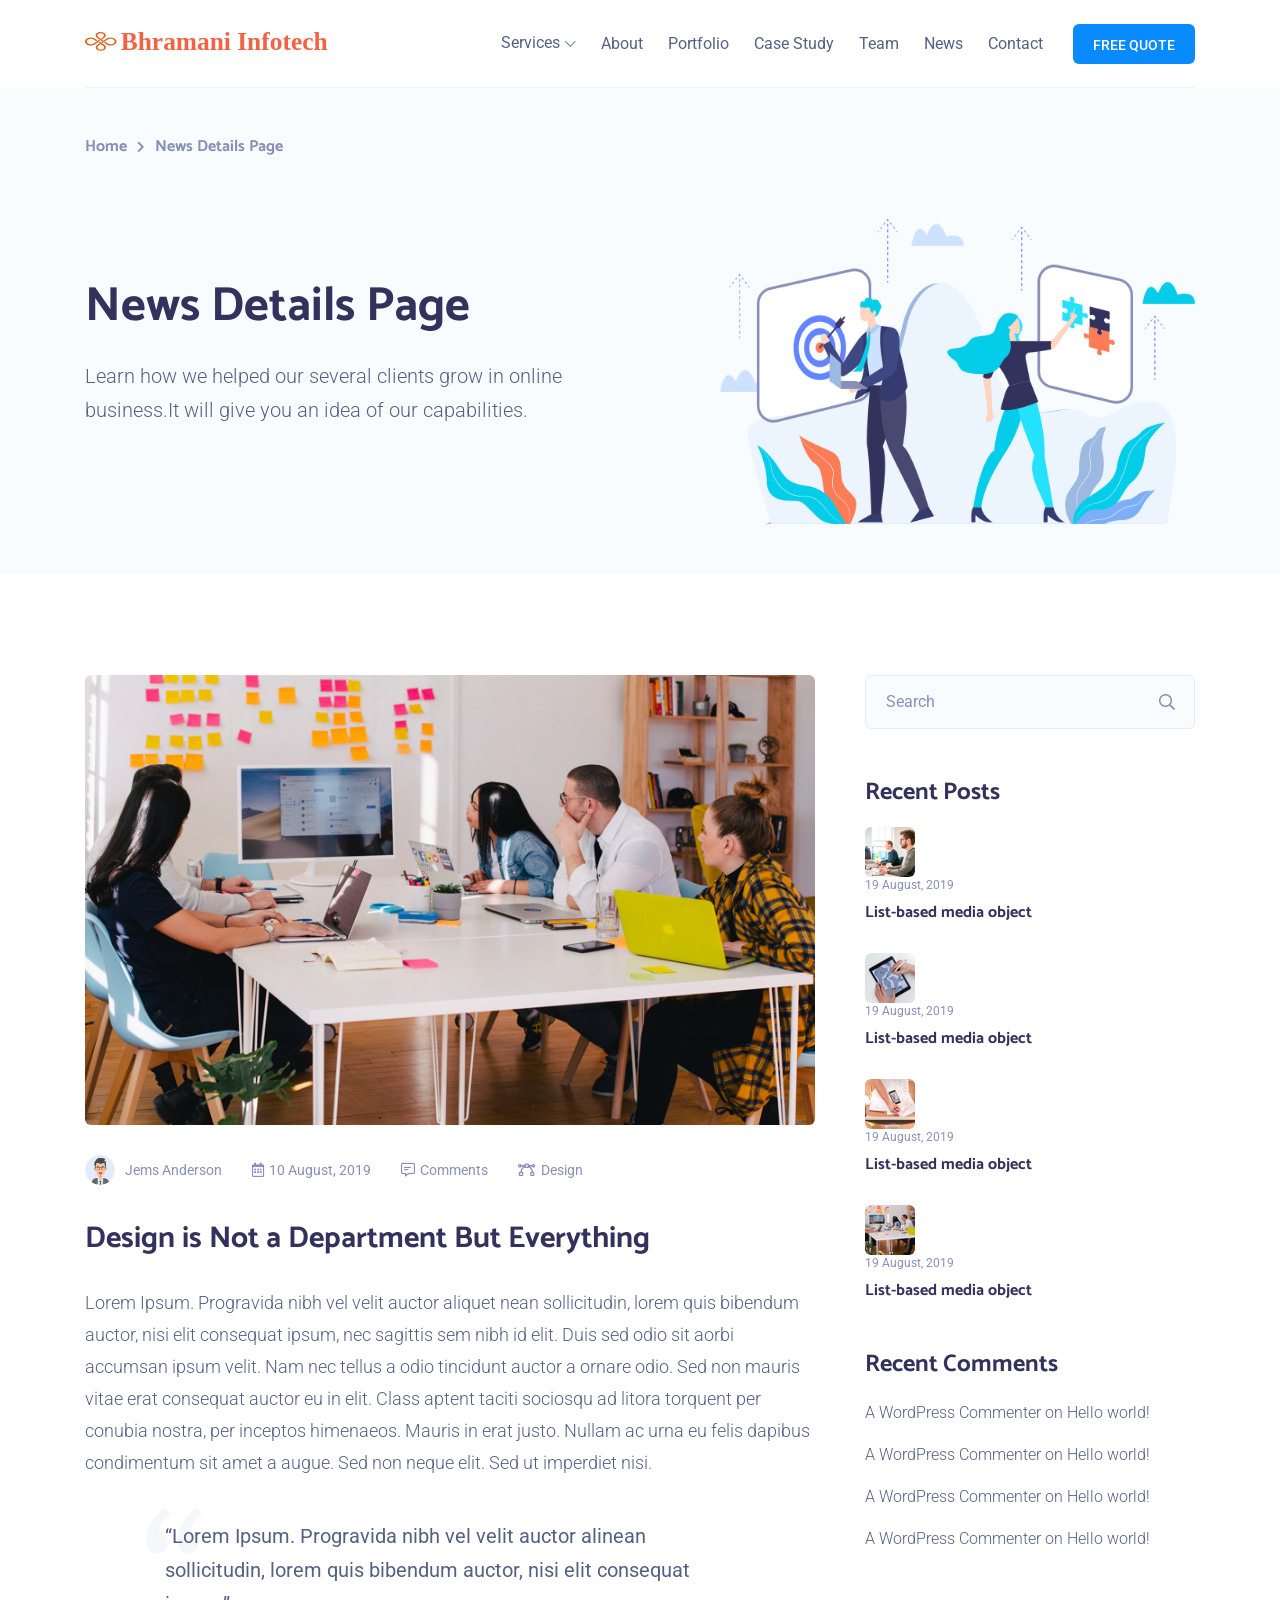
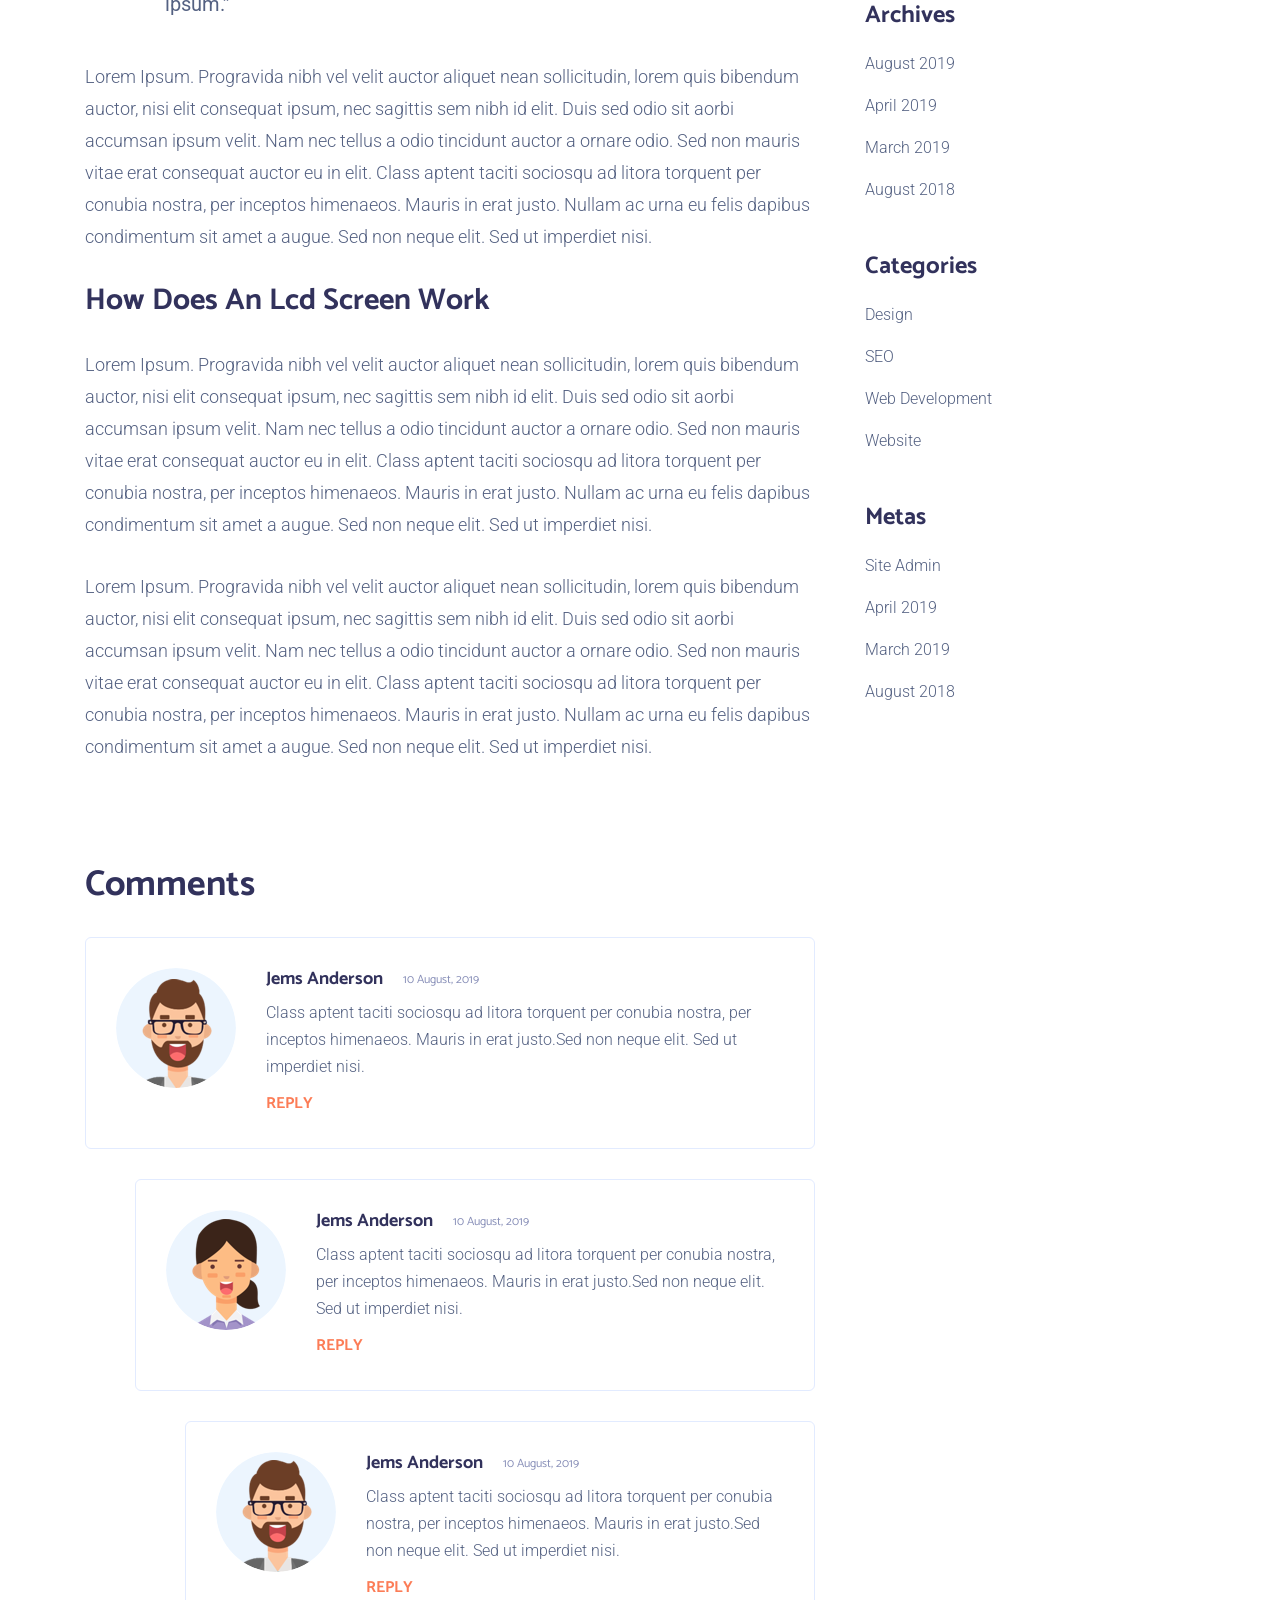
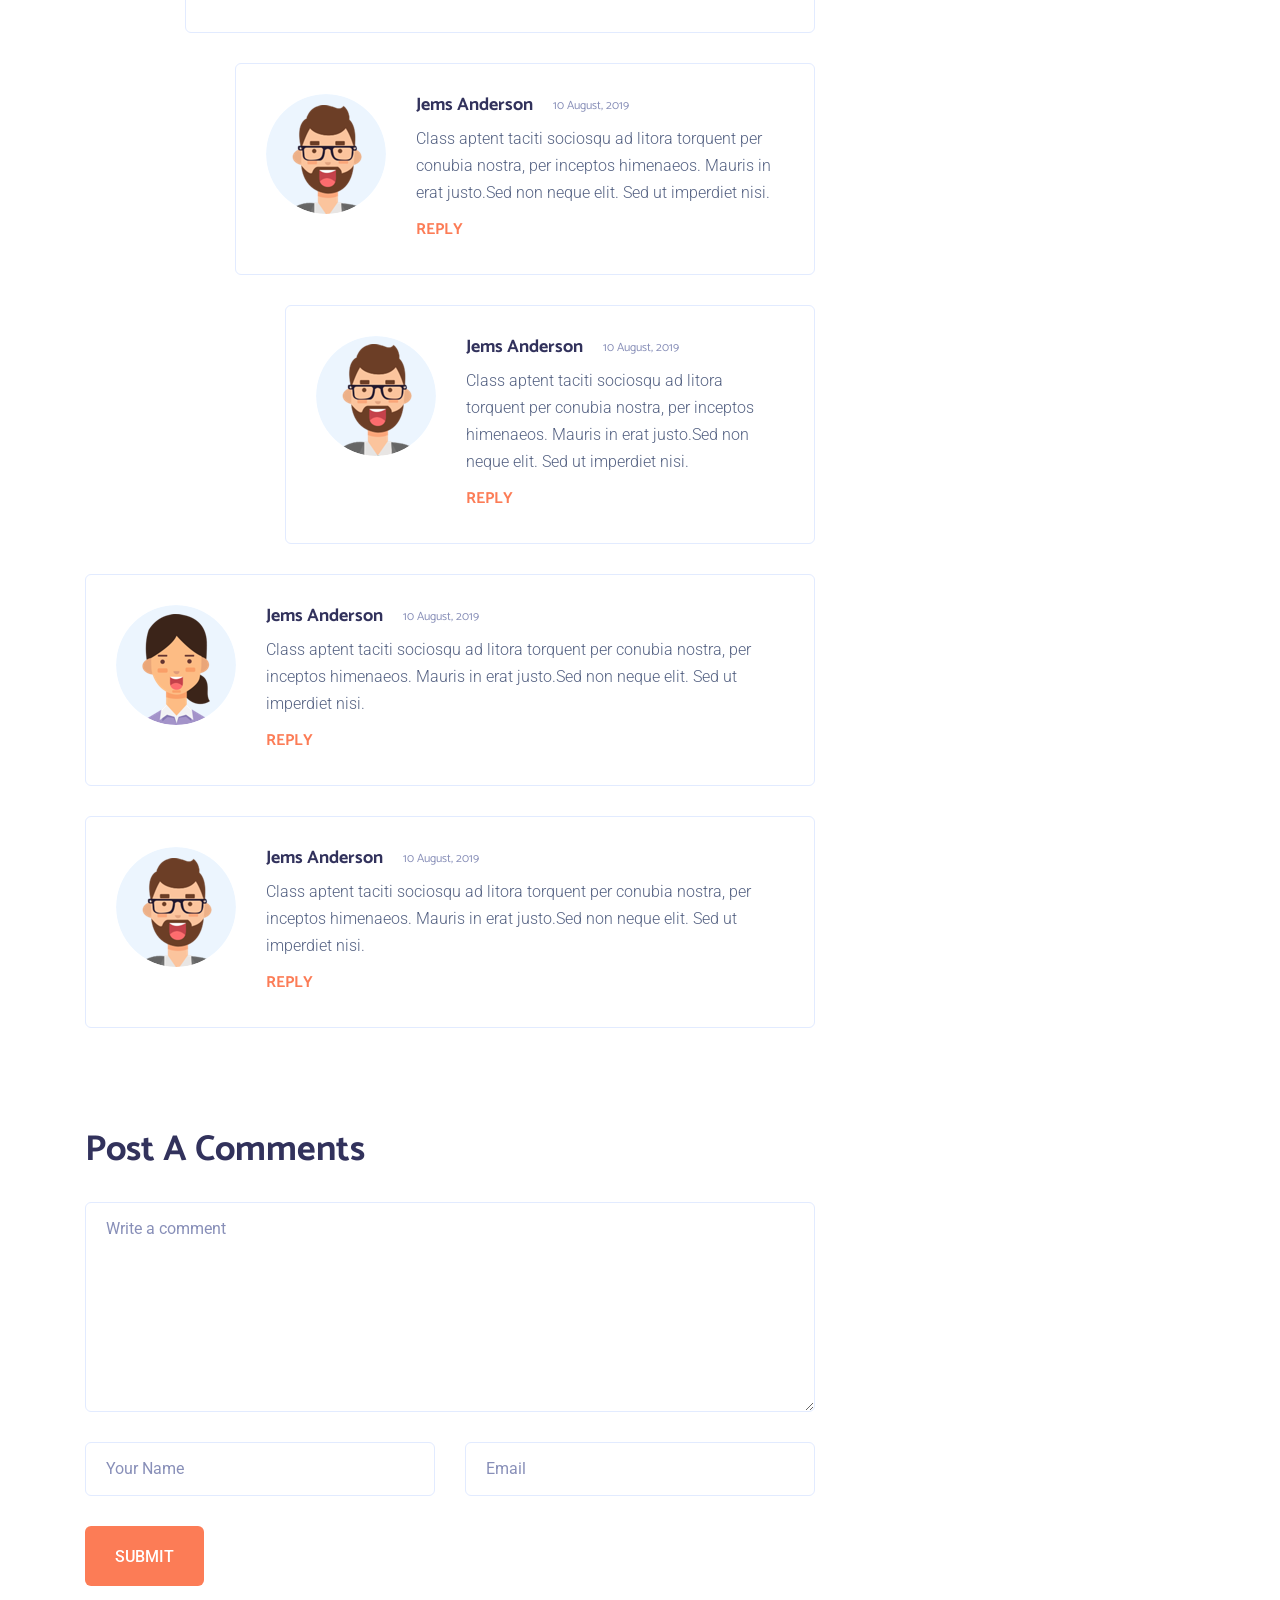
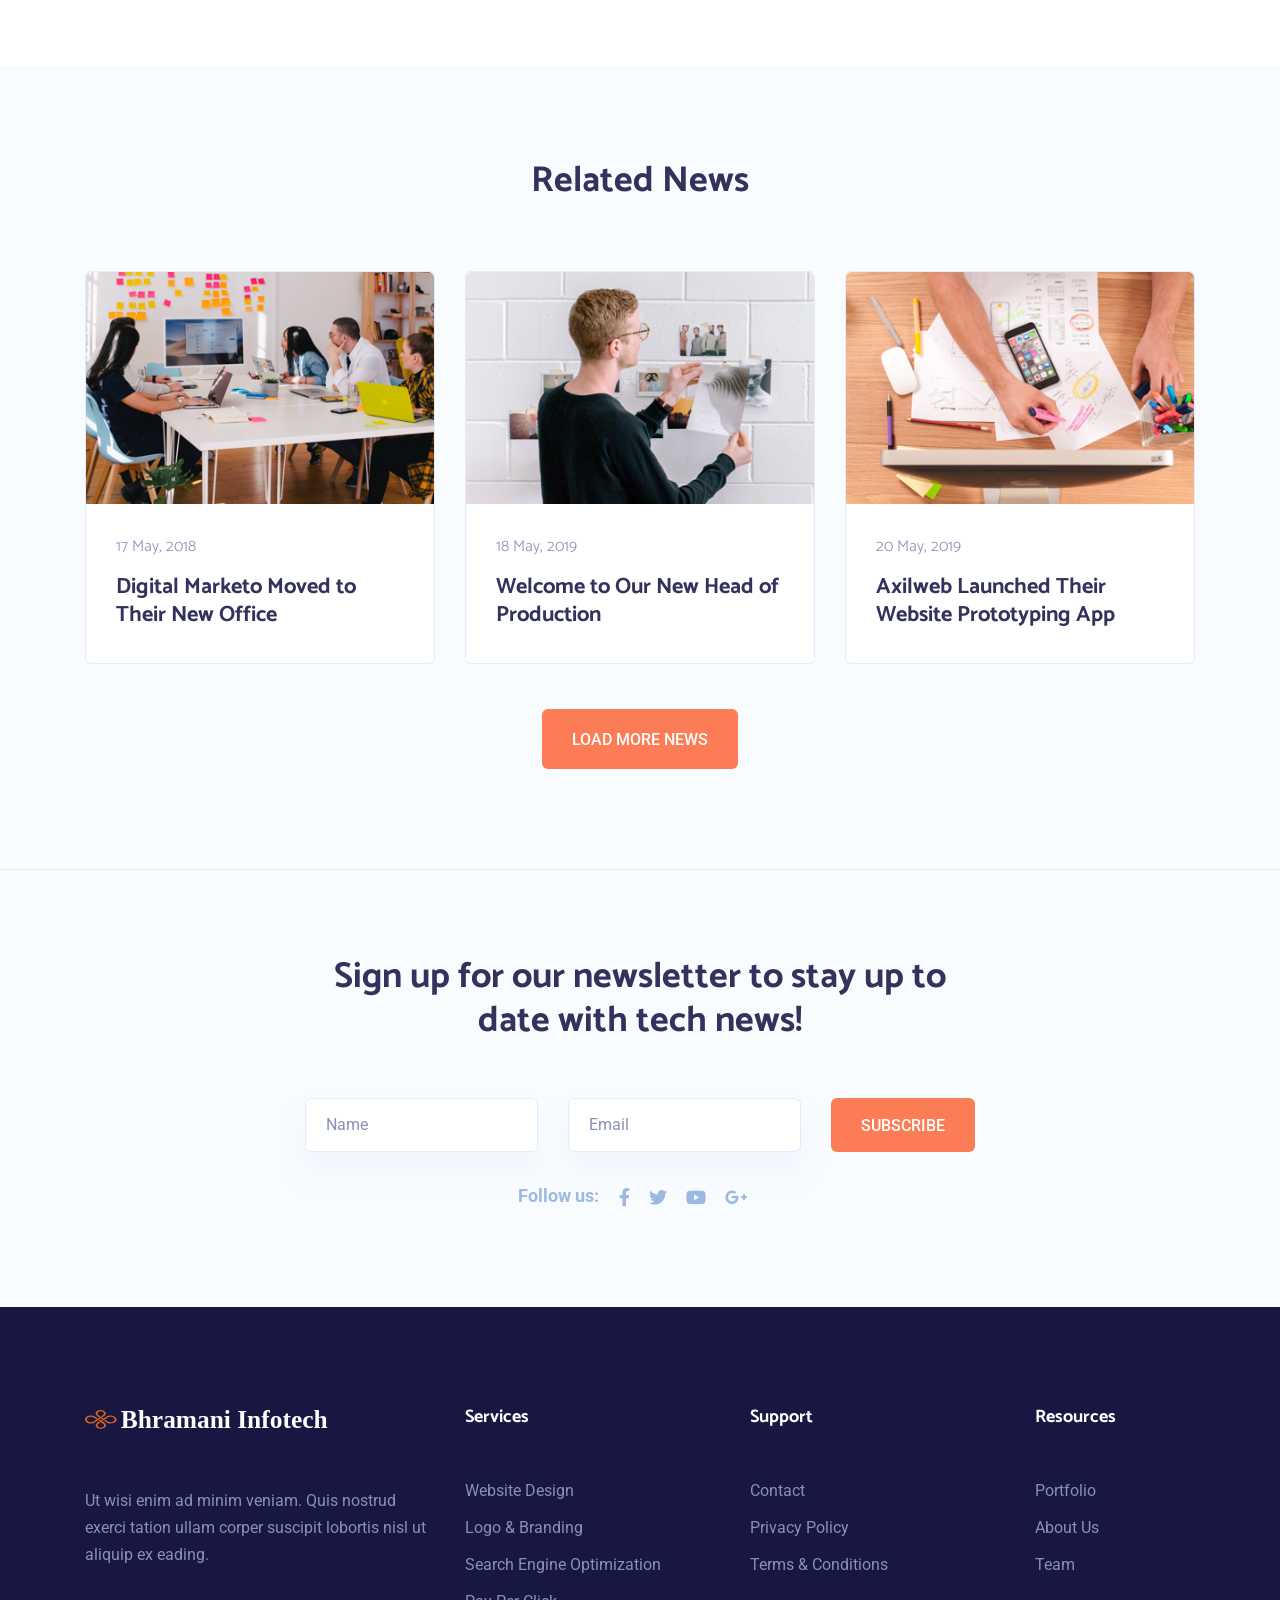
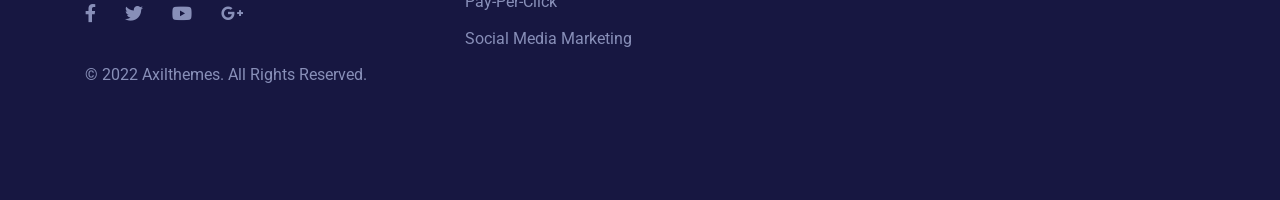
<file: news-details.html>
<!DOCTYPE html>
<html class="no-js" lang="zxx">

    <!-- Basic metas -->
    
<!-- Mirrored from new.axilthemes.com/demo/template/cynic-bs5/illustrated-small-digital-agency/news-details.html by HTTrack Website Copier/3.x [XR&CO'2014], Wed, 17 Jun 2026 17:15:50 GMT -->
<meta charset="utf-8">
    <meta name="author" content="">
    <meta name="description" content="">
    <meta name="keywords" content="">

    <!-- Mobile specific metas -->
    <meta http-equiv="X-UA-Compatible" content="IE=edge">
    <meta name="viewport" content="width=device-width, initial-scale=1, shrink-to-fit=no">

    <!-- Twitter -->
	<meta name="twitter:card" content="summary_large_image">
	<meta name="twitter:site" content="@Cynic">
	<meta name="twitter:creator" content="@Cynic">
	<meta name="twitter:title" content="Cynic">
	<meta name="twitter:description" content="Cynic Illustrated Small Digital Agency">
	<meta name="twitter:image" content="http://axilthemes.com/templates/cynic/illustrated-small-digital-agency/assets/images/brand-logo.svg">
	<!-- Facebook -->
	<meta property="og:url" content="">
	<meta property="og:title" content="Cynic">
	<meta property="og:description" content="Cynic Illustrated Small Digital Agency">
	<meta property="og:type" content="website">
	<meta property="og:image" content="http://axilthemes.com/templates/cynic/illustrated-small-digital-agency/assets/images/brand-logo.svg">
	<meta property="og:image:secure_url" content="">
	<meta property="og:image:type" content="image/png">
	<meta property="og:image:width" content="1200">
	<meta property="og:image:height" content="630">

    <!-- Page Title -->
    <title>News Details</title>

    <!-- links for favicon -->
    <link rel="apple-touch-icon" sizes="57x57" href="assets/favicon/apple-icon-57x57.png">
    <link rel="apple-touch-icon" sizes="60x60" href="assets/favicon/apple-icon-60x60.png">
    <link rel="apple-touch-icon" sizes="72x72" href="assets/favicon/apple-icon-72x72.png">
    <link rel="apple-touch-icon" sizes="76x76" href="assets/favicon/apple-icon-76x76.png">
    <link rel="apple-touch-icon" sizes="114x114" href="assets/favicon/apple-icon-114x114.png">
    <link rel="apple-touch-icon" sizes="120x120" href="assets/favicon/apple-icon-120x120.png">
    <link rel="apple-touch-icon" sizes="144x144" href="assets/favicon/apple-icon-144x144.png">
    <link rel="apple-touch-icon" sizes="152x152" href="assets/favicon/apple-icon-152x152.png">
    <link rel="apple-touch-icon" sizes="180x180" href="assets/favicon/apple-icon-180x180.png">
    <link rel="icon" type="image/png" sizes="192x192" href="assets/favicon/android-icon-192x192.png">
    <link rel="icon" type="image/png" sizes="32x32" href="assets/favicon/favicon-32x32.png">
    <link rel="icon" type="image/png" sizes="96x96" href="assets/favicon/favicon-96x96.png">
    <link rel="icon" type="image/png" sizes="16x16" href="assets/favicon/favicon-16x16.png">
    <link rel="manifest" href="assets/favicon/manifest.json">
    <meta name="msapplication-TileColor" content="#ffffff">
    <meta name="msapplication-TileImage" content="assets/favicon/ms-icon-144x144.png">
    <meta name="theme-color" content="#ffffff">

    <!-- Icon fonts -->
    <link href="https://fonts.googleapis.com/css?family=Roboto:300,400,500,500i,700,700i,900" rel="stylesheet">
    <link rel="stylesheet" type="text/css" href="assets/css/fontawesome-all.min.css">

    <!-- css links -->
    <!-- Bootstrap link -->
    <link rel="stylesheet" href="assets/css/vendor/bootstrap.min.css">

    <!-- Owl Carousel -->
    <link rel="stylesheet" type="text/css" href="assets/css/vendor/owl.carousel.min.css">
    <link rel="stylesheet" type="text/css" href="assets/css/vendor/owl.theme.default.min.css">

    <!-- Magnific popup -->
    <link rel="stylesheet" type="text/css" href="assets/css/vendor/magnific-popup.css">

    <!-- Custom styles -->
    <link rel="stylesheet" type="text/css" href="assets/css/main.css">

<body>

<!-- Header starts -->
<header class="page-header">
    <div class="container">
        <nav class="navbar navbar-expand-lg align-items-center">
            <a class="navbar-brand" href="index.html">
                <img src="assets/images/brand-logo.svg" alt="Cynic brand logo">
            </a>
            <!-- End of .navbar-brand -->

            <button class="navbar-toggler" type="button" data-bs-toggle="collapse" data-bs-target="#custom-navbar"
                aria-controls="custom-navbar" aria-expanded="false" aria-label="Toggle navigation">
                <span class="custom-toggler-icon"></span>
                <span class="custom-toggler-icon"></span>
                <span class="custom-toggler-icon"></span>
            </button>
            <!-- End of .navbar-toggler -->

            <div class="collapse navbar-collapse" id="custom-navbar">
                  <ul class="navbar-nav ml-auto align-items-center dynamic-nav">
                    <li class="nav-item has-dropdown">
                        <a href="#" class="nav-link">Services</a>
                        <ul class="submenu">
                            <li><a href="website-design.html">Website Design</a></li>
                            <li><a href="logo-and-branding.html">Logo &amp; Branding </a></li>
                            <li><a href="search-engine-optimization.html">Search Engine Optimization</a></li>
                            <li><a href="pay-per-click.html">Pay-Per-Click</a></li>
                            <li><a href="social-media-marketing.html">Social Media Marketing</a></li>
                        </ul>
                    </li>
                    <li class="nav-item">
                        <a href="about.html" class="nav-link">About</a>
                    </li>
                    <li class="nav-item">
                        <a href="portfolio.html" class="nav-link">Portfolio</a>
                    </li>
                    <li class="nav-item">
                        <a href="case-studies.html" class="nav-link">Case Study</a>
                    </li>
                    <li class="nav-item">
                        <a href="team.html" class="nav-link">Team</a>
                    </li>
                    
                    <li class="nav-item">
                        <a href="news.html" class="nav-link">News</a>
                    </li>
                    <li class="nav-item">
                        <a href="contact.html" class="nav-link">Contact</a>
                    </li>
                    <li class="nav-item">
                        <a href="#" class="custom-btn btn-small" data-bs-toggle="modal" data-bs-target="#quote-modal">Free
                            Quote</a>
                    </li>
                </ul>
    </div>
    <!-- End of .container -->
</header>
<!-- End of .page-header -->

<!-- banner starts -->
<div class="banner d-flex align-items-center light-grey-bg">
    
    <!-- Breadcrumb starts -->
    <nav class="breadcrumb-wrapper" aria-label="breadcrumb">
        <div class="container">
            <ol class="breadcrumb">
                <li class="breadcrumb-item"><a href="#">Home</a></li>
                <li class="breadcrumb-item active" aria-current="page">News Details Page</li>
            </ol>
        </div>
    </nav>
    

    <div class="container">
        <div class="row no-gutters align-items-center">
            <div class="col-lg-6 text-center text-lg-left">
                <h1>News Details Page</h1>
                <p class="larger-txt">Learn how we helped our several clients grow in online <br>business.It will give you an idea of our capabilities.</p>
                
            </div>
            <!-- End of .col-lg-5 -->

            <div class="col-lg-6">
                <div class="img-container text-center text-lg-right">
                    <img src="assets/images/banner/news-details-banner.png" alt="Block details banner image" class="img-fluid">
                </div>
                <!-- End of .img-container -->
            </div>
            <!-- End of .col-lg-7 -->
        </div>
        <!-- End of .row -->
    </div>
    <!-- End of .container -->
</div>
<!-- End of .banner -->

<!-- post-details starts -->
<div class="post-details ">
    <div class="container">
        <div class="row">
            <div class="col-lg">
                <article class="article-details">
                    <figure>
    <img src="assets/images/news-details/news-details-1.png" alt="Post Details Image" class="img-fluid">
    
</figure>

                    <ul class="post-metas ">
    <li> <a href="#" class=""><img src="assets/images/post-author-1.png" alt="">Jems Anderson</a></li>
    <li> <a href="#" class=""><i class="far fa-calendar-alt"></i>10 August, 2019</a></li>
    <li> <a href="#" class=""><i class="far fa-comment-alt-lines"></i>Comments</a></li>
    <li> <a href="#" class=""><i class="far fa-bezier-curve"></i>Design</a></li>
</ul>

                    <h3>Design is Not a Department But Everything</h3>
                    <p>Lorem Ipsum. Progravida nibh vel velit auctor aliquet nean sollicitudin, lorem quis bibendum
                        auctor, nisi elit consequat ipsum, nec sagittis sem nibh id elit. Duis sed odio sit aorbi
                        accumsan ipsum velit. Nam nec tellus a odio tincidunt auctor a ornare odio. Sed non mauris vitae
                        erat consequat auctor eu in elit. Class aptent taciti sociosqu ad litora torquent per conubia
                        nostra, per inceptos himenaeos. Mauris in erat justo. Nullam ac urna eu felis dapibus
                        condimentum sit amet a augue. Sed non neque elit. Sed ut imperdiet nisi.</p>

                    <blockquote class="blockquote">
                        <p>“Lorem Ipsum. Progravida nibh vel velit auctor alinean sollicitudin, lorem quis bibendum
                            auctor, nisi elit consequat ipsum.”</p>
                    </blockquote>

                    <p>Lorem Ipsum. Progravida nibh vel velit auctor aliquet nean sollicitudin, lorem quis bibendum
                        auctor, nisi elit consequat ipsum, nec sagittis sem nibh id elit. Duis sed odio sit aorbi
                        accumsan ipsum velit. Nam nec tellus a odio tincidunt auctor a ornare odio. Sed non mauris vitae
                        erat consequat auctor eu in elit. Class aptent taciti sociosqu ad litora torquent per conubia
                        nostra, per inceptos himenaeos. Mauris in erat justo. Nullam ac urna eu felis dapibus
                        condimentum sit amet a augue. Sed non neque elit. Sed ut imperdiet nisi.</p>

                    <h3>How Does An Lcd Screen Work</h3>
                    <p>Lorem Ipsum. Progravida nibh vel velit auctor aliquet nean sollicitudin, lorem quis bibendum
                        auctor, nisi elit consequat ipsum, nec sagittis sem nibh id elit. Duis sed odio sit aorbi
                        accumsan ipsum velit. Nam nec tellus a odio tincidunt auctor a ornare odio. Sed non mauris vitae
                        erat consequat auctor eu in elit. Class aptent taciti sociosqu ad litora torquent per conubia
                        nostra, per inceptos himenaeos. Mauris in erat justo. Nullam ac urna eu felis dapibus
                        condimentum sit amet a augue. Sed non neque elit. Sed ut imperdiet nisi.</p>

                    <p>Lorem Ipsum. Progravida nibh vel velit auctor aliquet nean sollicitudin, lorem quis bibendum
                        auctor, nisi elit consequat ipsum, nec sagittis sem nibh id elit. Duis sed odio sit aorbi
                        accumsan ipsum velit. Nam nec tellus a odio tincidunt auctor a ornare odio. Sed non mauris vitae
                        erat consequat auctor eu in elit. Class aptent taciti sociosqu ad litora torquent per conubia
                        nostra, per inceptos himenaeos. Mauris in erat justo. Nullam ac urna eu felis dapibus
                        condimentum sit amet a augue. Sed non neque elit. Sed ut imperdiet nisi.</p>

                </article>
                <!-- End of .article-details -->

                <div class="comment-wrapper">
    <div class="comment-title">
        <h2>Comments</h2>
    </div>

    <div class="comment-box">

        <ul class="comment-list">
    <li class="comment">
        <div class="comment-inner">
    <img src="assets/images/news/author/author-1.png" alt="...">
    <div class="media-body">
        <h5>Jems Anderson <span class="comment-meta-date">10 August, 2019</span></h5>
        <p>Class aptent taciti sociosqu ad litora torquent per conubia nostra, per inceptos
            himenaeos. Mauris in erat justo.Sed non neque elit. Sed ut imperdiet nisi.</p>
        <span class="comment-reply-btn">
            <a href="#">Reply</a>
        </span>
    </div>
</div>

        <ul class="comment-list">

            <li class="comment">
                <div class="comment-inner">
    <img src="assets/images/news/author/author-2.png" alt="...">
    <div class="media-body">
        <h5>Jems Anderson <span class="comment-meta-date">10 August, 2019</span></h5>
        <p>Class aptent taciti sociosqu ad litora torquent per conubia nostra, per inceptos
            himenaeos. Mauris in erat justo.Sed non neque elit. Sed ut imperdiet nisi.</p>
        <span class="comment-reply-btn">
            <a href="#">Reply</a>
        </span>
    </div>
</div>

                <ul class="comment-list">
                    <li class="comment">
                        <div class="comment-inner">
    <img src="assets/images/news/author/author-3.png" alt="...">
    <div class="media-body">
        <h5>Jems Anderson <span class="comment-meta-date">10 August, 2019</span></h5>
        <p>Class aptent taciti sociosqu ad litora torquent per conubia nostra, per inceptos
            himenaeos. Mauris in erat justo.Sed non neque elit. Sed ut imperdiet nisi.</p>
        <span class="comment-reply-btn">
            <a href="#">Reply</a>
        </span>
    </div>
</div>

                        <ul class="comment-list">
                            <li class="comment">
                                <div class="comment-inner">
    <img src="assets/images/news/author/author-1.png" alt="...">
    <div class="media-body">
        <h5>Jems Anderson <span class="comment-meta-date">10 August, 2019</span></h5>
        <p>Class aptent taciti sociosqu ad litora torquent per conubia nostra, per inceptos
            himenaeos. Mauris in erat justo.Sed non neque elit. Sed ut imperdiet nisi.</p>
        <span class="comment-reply-btn">
            <a href="#">Reply</a>
        </span>
    </div>
</div>

                                <ul class="comment-list">
                                    <li class="comment">
                                        <div class="comment-inner">
    <img src="assets/images/news/author/author-3.png" alt="...">
    <div class="media-body">
        <h5>Jems Anderson <span class="comment-meta-date">10 August, 2019</span></h5>
        <p>Class aptent taciti sociosqu ad litora torquent per conubia nostra, per inceptos
            himenaeos. Mauris in erat justo.Sed non neque elit. Sed ut imperdiet nisi.</p>
        <span class="comment-reply-btn">
            <a href="#">Reply</a>
        </span>
    </div>
</div>
                                    </li>
                                    <!-- End of .comment -->
                                </ul>
                            </li>
                            <!-- End of .comment -->
                        </ul>
                    </li>
                    <!-- End of .comment -->
                </ul>
            </li>
            <!-- End of .comment -->
        </ul>
    </li>
    <!-- End of .comment -->

    <li class="comment">
        <div class="comment-inner">
    <img src="assets/images/news/author/author-2.png" alt="...">
    <div class="media-body">
        <h5>Jems Anderson <span class="comment-meta-date">10 August, 2019</span></h5>
        <p>Class aptent taciti sociosqu ad litora torquent per conubia nostra, per inceptos
            himenaeos. Mauris in erat justo.Sed non neque elit. Sed ut imperdiet nisi.</p>
        <span class="comment-reply-btn">
            <a href="#">Reply</a>
        </span>
    </div>
</div>
    </li>
    <!-- End of .comment -->

    <li class="comment">
        <div class="comment-inner">
    <img src="assets/images/news/author/author-1.png" alt="...">
    <div class="media-body">
        <h5>Jems Anderson <span class="comment-meta-date">10 August, 2019</span></h5>
        <p>Class aptent taciti sociosqu ad litora torquent per conubia nostra, per inceptos
            himenaeos. Mauris in erat justo.Sed non neque elit. Sed ut imperdiet nisi.</p>
        <span class="comment-reply-btn">
            <a href="#">Reply</a>
        </span>
    </div>
</div>
    </li>
    <!-- End of .comment -->
</ul>

        <div class="comment-respond">
    <div class="comment-form-title">
        <h2>Post A Comments</h2>
    </div>

    <div class="comment-form-wrapper">
        <form action="#" class="comment-form">
            <div class="row">
                <div class="col-lg-12">
                    <div class="form-group">
                        <textarea name="comment" rows="7" placeholder="Write a comment"></textarea>
                    </div>
                </div>

                <div class="col-lg-6">
                    <div class="form-group">
                        <input type="text" name="comment-name" placeholder="Your Name">
                    </div>
                </div>

                <div class="col-lg-6">
                    <div class="form-group">
                        <input type="email" name="comment-email" placeholder="Email">
                    </div>
                </div>

                <div class="col-12">
                    <a href="#" class="custom-btn secondary-btn">Submit</a>
                </div>
            </div>
        </form>
    </div>
    <!-- End of .comment-form-wrapper -->
</div>
<!-- End of .comment-respond -->

    </div>
    <!-- End of .comment-box -->
</div>
<!-- End of .comment-wrapper -->
            </div>
            <!-- End of .col-lg -->

            <div class="col-lg-4">
                <aside class="post-sidebar">
    <div class="widget widget-search">
    <form class="search-form">
        <input type="text" name="search" placeholder="Search">
        <button type="submit" class="search-btn"><i class="far fa-search"></i></button>
    </form>
</div>
<!-- End of .widget-search -->
    <div class="widget widget-recent-post">
    <h3 class="widget-title">Recent Posts</h3>
    <ul class="recent-post-wrapper widgets-list">
        <li class="media">
    <a href="news-details.html"><img class="media-img" src="assets/images/widgets/recent-posts/recent-post-1.png" alt="Media Image"></a>
    <div class="media-body">
        <div class="post-metas">
            <a href="#">19 August, 2019</a>
        </div>
        <h6><a href="news-details.html">List-based media object</a></h6>
        
    </div>
</li><li class="media">
    <a href="news-details.html"><img class="media-img" src="assets/images/widgets/recent-posts/recent-post-2.png" alt="Media Image"></a>
    <div class="media-body">
        <div class="post-metas">
            <a href="#">19 August, 2019</a>
        </div>
        <h6><a href="news-details.html">List-based media object</a></h6>
        
    </div>
</li><li class="media">
    <a href="news-details.html"><img class="media-img" src="assets/images/widgets/recent-posts/recent-post-3.png" alt="Media Image"></a>
    <div class="media-body">
        <div class="post-metas">
            <a href="#">19 August, 2019</a>
        </div>
        <h6><a href="news-details.html">List-based media object</a></h6>
        
    </div>
</li><li class="media">
    <a href="news-details.html"><img class="media-img" src="assets/images/widgets/recent-posts/recent-post-4.png" alt="Media Image"></a>
    <div class="media-body">
        <div class="post-metas">
            <a href="#">19 August, 2019</a>
        </div>
        <h6><a href="news-details.html">List-based media object</a></h6>
        
    </div>
</li>
    </ul>
</div>
    <div class="widget widget-recent-comments">
    <h3 class="widget-title">Recent Comments</h3>
    
    <ul class="comments widgets-list">
        <li class="comment">
            <a href="#">A WordPress Commenter</a>
            on 
            <a href="#">Hello world!</a>
        </li>

        <li class="comment">
            <a href="#">A WordPress Commenter</a>
            on 
            <a href="#">Hello world!</a>
        </li>

        <li class="comment">
            <a href="#">A WordPress Commenter</a>
            on 
            <a href="#">Hello world!</a>
        </li>

        <li class="comment">
            <a href="#">A WordPress Commenter</a>
            on 
            <a href="#">Hello world!</a>
        </li>
    </ul>
</div>
    <div class="widget widget-archives">
    <h3 class="widget-title">Archives</h3>
    
    <ul class="archives widgets-list">
        <li class="archive">
            <a href="#">August 2019</a>
        </li>

        <li class="archive">
            <a href="#">April 2019</a>
        </li>

        <li class="archive">
            <a href="#">March 2019</a>
        </li>

        <li class="archive">
            <a href="#">August 2018</a>
        </li>
    </ul>
</div>
    <div class="widget widget-recent-comments">
    <h3 class="widget-title">Categories</h3>
    
    <ul class="comments widgets-list">
        <li class="comment">
            <a href="#">Design</a>
        </li>

        <li class="comment">
            <a href="#">SEO</a>
        </li>

        <li class="comment">
            <a href="#">Web Development</a>
        </li>

        <li class="comment">
            <a href="#">Website</a>
        </li>
    </ul>
</div>
    <div class="widget widget-metas">
    <h3 class="widget-title">Metas</h3>
    
    <ul class="metas widgets-list">
        <li class="meta">
            <a href="#">Site Admin</a>
        </li>

        <li class="meta">
            <a href="#">April 2019</a>
        </li>

        <li class="meta">
            <a href="#">March 2019</a>
        </li>

        <li class="meta">
            <a href="#">August 2018</a>
        </li>
    </ul>
</div>
</aside>
<!-- End of .post-sidebar -->
            </div>
            <!-- End of .col-lg-4 -->
        </div>
        <!-- End of .row -->
    </div>
    <!-- End of .container -->
</div>
<!-- End of .post-details -->

<!-- Section latest-news starts -->
<section class="latest-news section-gap light-grey-bg" id="cynic-news" data-scroll-offset="75">
    <div class="container">
        <h2 class="section-title text-center">Related News</h2>
        
        <div class="grid-wrapper">
            <div class="row justify-content-center">
                
                <div class="col-lg-4 col-md-6">
                    <a href="news-details.html" class="img-card news-card">
                        <img src="assets/images/news/homepage/news-1.png" alt="news image" class="img-fluid">
                        <div class="content ">
                            <h4>17 May, 2018
                                <span>Digital Marketo Moved to Their New Office</span>
                            </h4>
                            
                        </div>
                        
                    </a>
                    <!-- End of .img-card -->
                </div>
                <!-- End of .col-lg-4 -->
                
                <div class="col-lg-4 col-md-6">
                    <a href="news-details.html" class="img-card news-card">
                        <img src="assets/images/news/homepage/news-2.png" alt="news image" class="img-fluid">
                        <div class="content ">
                            <h4>18 May, 2019
                                <span>Welcome to Our New Head of Production</span>
                            </h4>
                            
                        </div>
                        
                    </a>
                    <!-- End of .img-card -->
                </div>
                <!-- End of .col-lg-4 -->
                
                <div class="col-lg-4 col-md-6">
                    <a href="news-details.html" class="img-card news-card">
                        <img src="assets/images/news/homepage/news-3.png" alt="news image" class="img-fluid">
                        <div class="content ">
                            <h4>20 May, 2019
                                <span>Axilweb Launched Their Website Prototyping App</span>
                            </h4>
                            
                        </div>
                        
                    </a>
                    <!-- End of .img-card -->
                </div>
                <!-- End of .col-lg-4 -->
                
                <div class="col-lg-12 text-center">
                    <a href="#" class="custom-btn secondary-btn">LOAD MORE NEWS</a>
                </div>
                <!-- End of .text-center -->
            </div>
            <!-- End of .row -->

        </div>
        <!-- End of .grid-wrapper -->
    </div>
    <!-- End of .container -->
</section>
<!-- End of .latest-news -->

<section class="newsletter section-gap theme-bg-d newsletter__white">
    <div class="container">
        <h2 class="text-center">Sign up for our newsletter to stay up to 
            <br>date with tech news!</h2>

        <form action="#" class="newsletter-form" method="POST">
            <div class="row justify-content-between">
                <div class="col-md">
                    <input type="text" name="fname" placeholder="Name">
                </div>
                <div class="col-md">
                    <input type="text" name="email" placeholder="Email">
                </div>

                <div class="col-md-auto">
                    <a href="#" class="custom-btn secondary-btn">SUBSCRIBE</a>
                </div>
            </div>
            <!-- End of .row -->
        </form>
        <!-- End of .newsletter-form -->

        <div class="social-icons-wrapper d-flex justify-content-center">
            <p>Follow us:</p>
            <ul class="social-icons">
                <li>
                    <a href="http://www.facebook.com/" target="_blank" rel="noopener">
                        <i class="fab fa-facebook-f"></i>
                    </a>
                </li>
                <li>
                    <a href="http://twitter.com/" target="_blank" rel="noopener">
                        <i class="fab fa-twitter"></i>
                    </a>
                </li>
                <li>
                    <a href="http://youtube.com/" target="_blank" rel="noopener">
                        <i class="fab fa-youtube"></i>
                    </a>
                </li>
                <li>
                    <a href="http://plus.google.com/discover" target="_blank" rel="noopener">
                        <i class="fab fa-google-plus-g"></i>
                    </a>
                </li>
            </ul>
            <!-- End of .social-icons -->
        </div>
        <!-- End of .social-icons-wrapper -->
    </div>
    <!-- End of .container -->
</section>

<!-- Quote modal starts
    ================================= -->
<div class="modal fade full-width-modal quote-modal" id="quote-modal" tabindex="-1" role="dialog" aria-hidden="true">
    <div class="modal-dialog modal-dialog-centered" role="document">
        <div class="modal-content white-bg">
            <div class="modal-header">
                <button type="button" class="close" data-bs-dismiss="modal" aria-label="Close">
                    <i class="fas fa-times"></i>
                </button>
                <!-- End of .close -->
            </div>
            <!-- End of .modal-header -->

            <div class="modal-body d-flex align-items-center justify-content-center text-center">
                <div class="quote-form-wrapper text-center">
                    <h3>Get a Free Quote</h3>
                    <form method="POST" class="quote-form text-center row" action="#">
                        <div class="col-lg-6">
                            <input type="text" name="fname" placeholder="Name">
                        </div>
                        <div class="col-lg-6">
                            <input type="text" name="email" placeholder="Email">
                        </div>

                        <div class="col-lg-6">
                            <input type="text" name="phone" placeholder="Phone">
                        </div>
                        <div class="col-lg-6">
                            <input type="text" name="website" placeholder="Website">
                        </div>
                        <div class="col-lg-12">
                            <textarea placeholder="Message" name="message"></textarea>
                            <button type="submit" class="custom-btn secondary-btn w-100">GET A QUOTE</button>
                            <div class="social-icons-wrapper d-flex justify-content-center">
                                <p>Follow us:</p>
                                <ul class="social-icons">
                                    <li>
                                        <a href="http://www.facebook.com/" target="_blank" rel="noopener">
                                            <i class="fab fa-facebook-f"></i>
                                        </a>
                                    </li>
                                    <li>
                                        <a href="http://twitter.com/" target="_blank" rel="noopener">
                                            <i class="fab fa-twitter"></i>
                                        </a>
                                    </li>
                                    <li>
                                        <a href="http://youtube.com/" target="_blank" rel="noopener">
                                            <i class="fab fa-youtube"></i>
                                        </a>
                                    </li>
                                    <li>
                                        <a href="http://plus.google.com/discover" target="_blank" rel="noopener">
                                            <i class="fab fa-google-plus-g"></i>
                                        </a>
                                    </li>
                                </ul>
                                <!-- End of .social-icons -->
                            </div>
                            <!-- End of .social-icons-wrapper -->
                        </div>
                    </form>
                    <!-- End of .quote-form -->
                </div>
                <!-- End of .quote-form-wrapper -->
            </div>
            <!-- End of .modal-body -->
        </div>
        <!-- End of .modal-content -->
    </div>
    <!-- End of .modal-dialog -->
</div>
<!-- End of .quote-modal -->

<!-- footer starts -->
<footer class="page-footer dark-footer-bg">
    <div class="container">
        <div class="row">
            <div class="col-lg-4">
                <div class="footer-widget widget-about">
                    <a href="index.html"><img class="footer-logo" src="assets/images/footer-logo.svg" alt="footer logo"
                            height="16"></a>
                    <p>Ut wisi enim ad minim veniam. Quis nostrud exerci tation ullam corper suscipit lobortis nisl ut
                        aliquip ex eading.</p>
                    <ul class="social-icons">
                        <li>
                            <a href="http://www.facebook.com/" target="_blank" rel="noopener">
                                <i class="fab fa-facebook-f"></i>
                            </a>
                        </li>
                        <li>
                            <a href="http://twitter.com/" target="_blank" rel="noopener">
                                <i class="fab fa-twitter"></i>
                            </a>
                        </li>
                        <li>
                            <a href="http://youtube.com/" target="_blank" rel="noopener">
                                <i class="fab fa-youtube"></i>
                            </a>
                        </li>
                        <li>
                            <a href="http://plus.google.com/discover" target="_blank" rel="noopener">
                                <i class="fab fa-google-plus-g"></i>
                            </a>
                        </li>
                    </ul>
                    <!-- End of .social-icons -->
                    <p class="copywrite-txt">© 2022 <a href="http://www.axilthemes.com/">Axilthemes</a>. All Rights
                        Reserved.</p>
                </div>
            </div>

            <div class="col-lg-3">
                <div class="footer-widget">
                    <h5 class="footer-nav-title">Services</h5>
                    <ul class="footer-nav dynamic-nav">
                        <li><a href="website-design.html">Website Design</a></li>
                        <li><a href="logo-and-branding.html">Logo &amp; Branding </a></li>
                        <li><a href="search-engine-optimization.html">Search Engine Optimization</a></li>
                        <li><a href="pay-per-click.html">Pay-Per-Click</a></li>
                        <li><a href="social-media-marketing.html">Social Media Marketing</a></li>
                    </ul>
                </div>
            </div>
            <!-- End of .col-lg-2 -->

            <div class="col-lg-3">
                <div class="footer-widget">
                    <h5 class="footer-nav-title">Support</h5>
                    <ul class="footer-nav dynamic-nav">
                        <li><a href="contact.html">Contact</a></li>
                        <li><a href="#">Privacy Policy</a></li>
                        <li><a href="#">Terms &amp; Conditions</a></li>
                    </ul>
                </div>
            </div>
            <!-- End of .col-lg-2 -->

            <div class="col-lg-2">
                <div class="footer-widget">
                    <h5 class="footer-nav-title">Resources</h5>
                    <ul class="footer-nav dynamic-nav">
                        <li><a href="portfolio.html">Portfolio</a></li>
                    
                        <li><a href="about.html">About Us</a></li>
                        <li><a href="team.html">Team</a></li>
                       
                    </ul>
                </div>
            </div>
            <!-- End of .col-lg-2 -->
        </div>
        <!-- End of .row -->
    </div>
    <!-- End of .container -->
</footer>
<!-- End of .page-footer -->

<!-- Javascripts -->

<!-- jQuery -->
<script src="assets/js/vendor/jquery.min.js"></script>
<script src="assets/js/vendor/jquery-migrate.min.js"></script>

<!-- jQuery Easing Plugin -->
<script src="assets/js/vendor/easing-1.3.js"></script>
<!-- Bootstrap js -->
<script src="assets/js/vendor/bootstrap.bundle.min.js"></script>
<script src="assets/js/vendor/isotope.pkgd.min.js"></script>

<!-- jQuery progressbar plugin -->
<script src="assets/js/vendor/jquery.waypoints.min.js"></script>
<script src="assets/js/vendor/jquery.counterup.min.js"></script>
<!-- ImagesLoaded js -->
<script src="assets/js/vendor/imagesloaded.pkgd.min.js"></script>
<!-- Owl carousel js -->
<script src="assets/js/vendor/owl.carousel.min.js"></script>
<!-- Magnific popup -->
<script src="assets/js/vendor/jquery.magnific-popup.min.js"></script>
<!-- Plugins -->
<script src="assets/js/plugins.js"></script>
<!-- Custom Script -->
<script src="assets/js/main.min.js"></script>

</body>


<!-- Mirrored from new.axilthemes.com/demo/template/cynic-bs5/illustrated-small-digital-agency/news-details.html by HTTrack Website Copier/3.x [XR&CO'2014], Wed, 17 Jun 2026 17:15:56 GMT -->
</html>
</file>
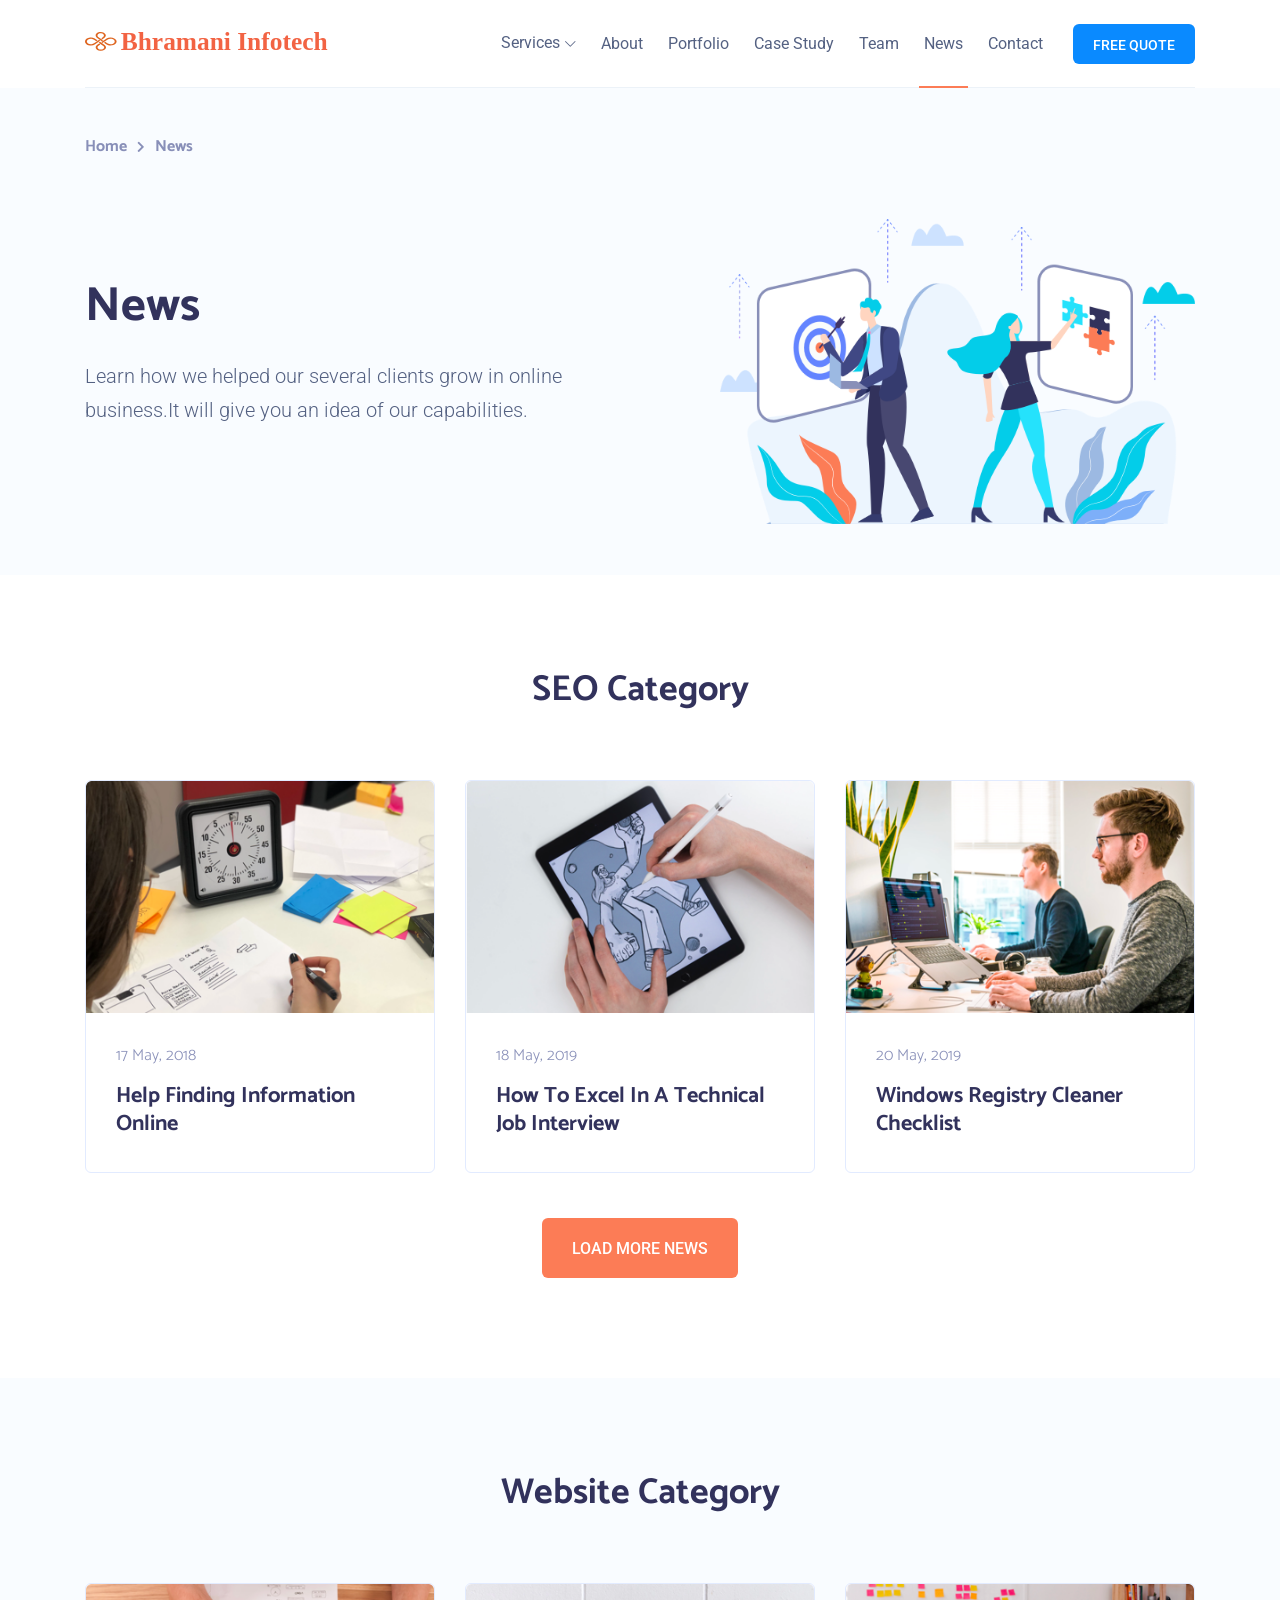
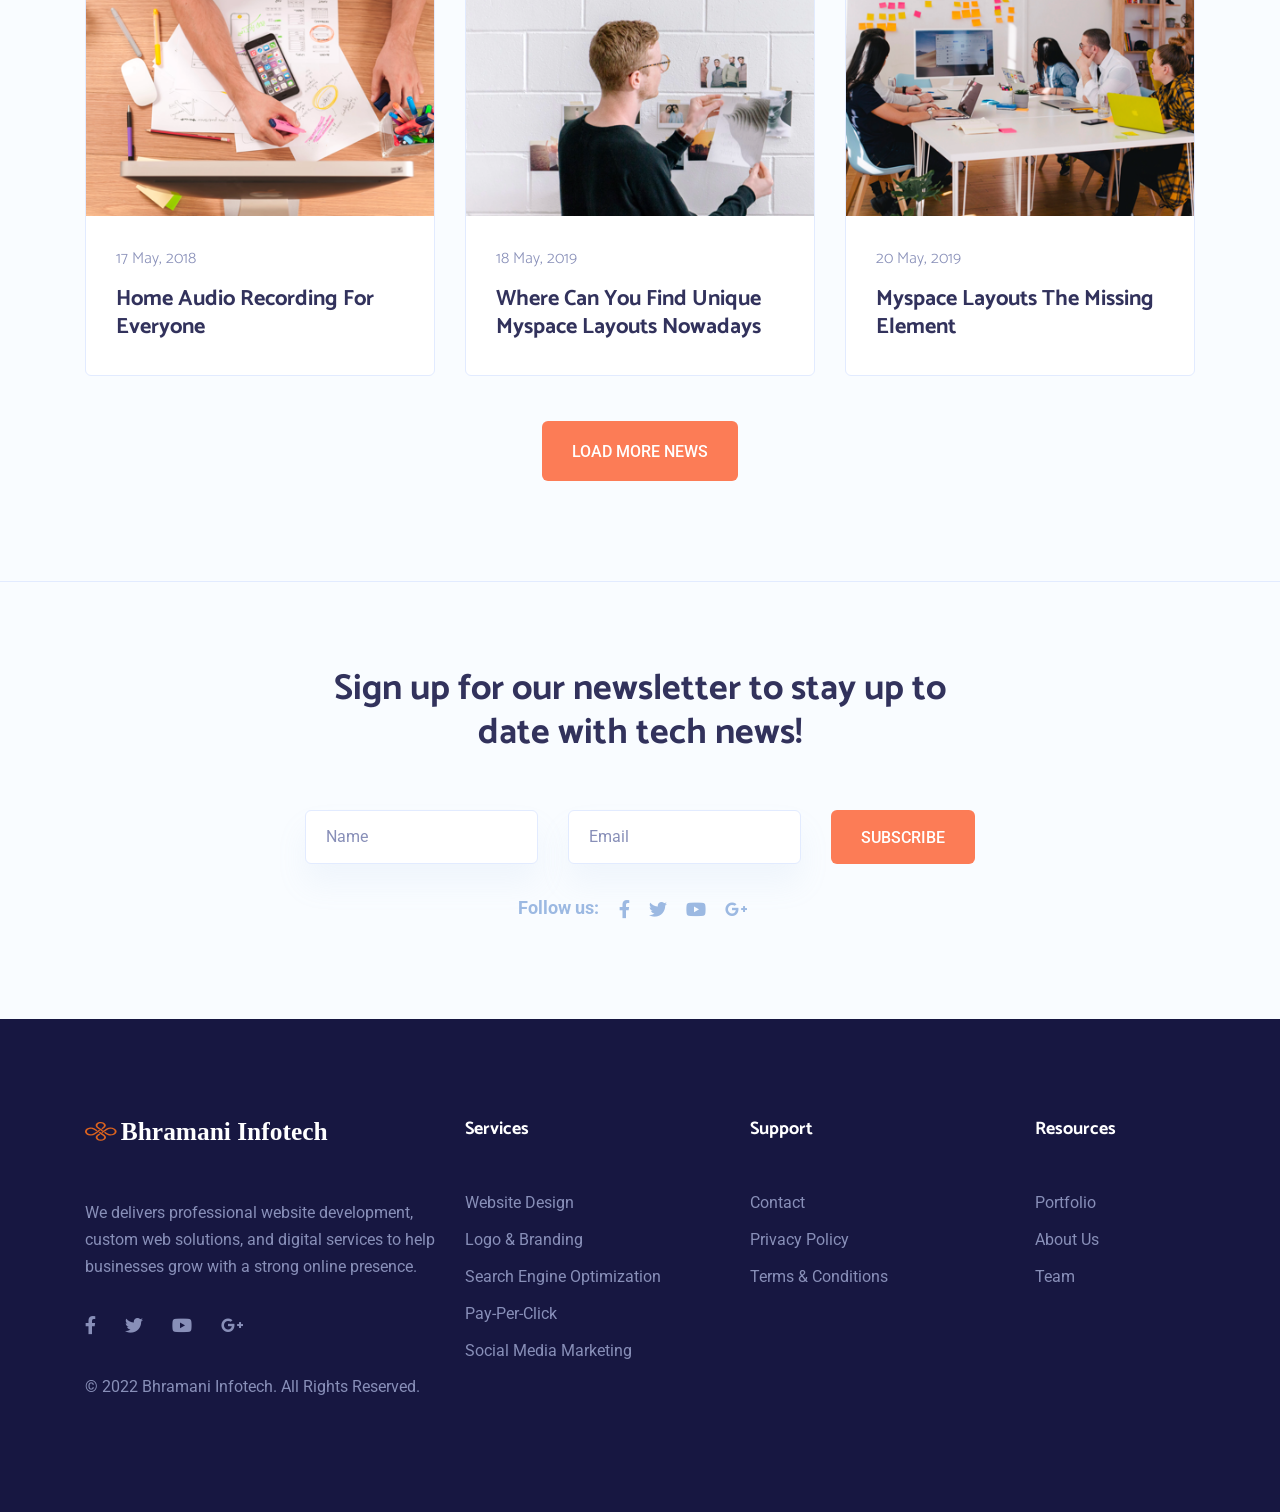
<file: news.html>
<!DOCTYPE html>
<html class="no-js" lang="zxx">

    <!-- Basic metas -->
    
<!-- Mirrored from new.axilthemes.com/demo/template/cynic-bs5/illustrated-small-digital-agency/news.html by HTTrack Website Copier/3.x [XR&CO'2014], Wed, 17 Jun 2026 17:15:42 GMT -->
<meta charset="utf-8">
    <meta name="author" content="">
    <meta name="description" content="">
    <meta name="keywords" content="">

    <!-- Mobile specific metas -->
    <meta http-equiv="X-UA-Compatible" content="IE=edge">
    <meta name="viewport" content="width=device-width, initial-scale=1, shrink-to-fit=no">

    <!-- Twitter -->
	<meta name="twitter:card" content="summary_large_image">
	<meta name="twitter:site" content="@Cynic">
	<meta name="twitter:creator" content="@Cynic">
	<meta name="twitter:title" content="Cynic">
	<meta name="twitter:description" content="Cynic Illustrated Small Digital Agency">
	<meta name="twitter:image" content="http://axilthemes.com/templates/cynic/illustrated-small-digital-agency/assets/images/brand-logo.svg">
	<!-- Facebook -->
	<meta property="og:url" content="">
	<meta property="og:title" content="Cynic">
	<meta property="og:description" content="Cynic Illustrated Small Digital Agency">
	<meta property="og:type" content="website">
	<meta property="og:image" content="http://axilthemes.com/templates/cynic/illustrated-small-digital-agency/assets/images/brand-logo.svg">
	<meta property="og:image:secure_url" content="">
	<meta property="og:image:type" content="image/png">
	<meta property="og:image:width" content="1200">
	<meta property="og:image:height" content="630">

    <!-- Page Title -->
    <title>News</title>

    <!-- links for favicon -->
   <link rel="apple-touch-icon" sizes="60x60" href="assets/favicon/favicon.svg">
    <link rel="apple-touch-icon" sizes="72x72" href="assets/favicon/favicon.svg">
    <link rel="apple-touch-icon" sizes="76x76" href="assets/favicon/favicon.svg">
    <link rel="apple-touch-icon" sizes="114x114" href="assets/faviconfavicon.svg">
    <link rel="apple-touch-icon" sizes="120x120" href="assets/favicon/favicon.svg">
    <link rel="apple-touch-icon" sizes="144x144" href="assets/favicon/favicon.svg">
    <link rel="apple-touch-icon" sizes="152x152" href="assets/favicon/favicon.svg">
    <link rel="apple-touch-icon" sizes="180x180" href="assets/favicon/favicon.svg">
    <link rel="icon" type="image/png" sizes="192x192" href="assets/favicon/favicon.svg">
    <link rel="icon" type="image/png" sizes="32x32" href="assets/favicon/favicon.svg">
    <link rel="icon" type="image/png" sizes="96x96" href="assets/favicon/favicon.svg">
    <link rel="icon" type="image/png" sizes="16x16" href="assets/favicon/favicon.svg">
    <link rel="manifest" href="assets/favicon/manifest.json">
    <meta name="msapplication-TileColor" content="#ffffff">
    <meta name="msapplication-TileImage" content="assets/favicon/favicon.svg">
    <meta name="theme-color" content="#ffffff">
    <!-- Icon fonts -->
    <link href="https://fonts.googleapis.com/css?family=Roboto:300,400,500,500i,700,700i,900" rel="stylesheet">
    <link rel="stylesheet" type="text/css" href="assets/css/fontawesome-all.min.css">

    <!-- css links -->
    <!-- Bootstrap link -->
    <link rel="stylesheet" href="assets/css/vendor/bootstrap.min.css">

    <!-- Owl Carousel -->
    <link rel="stylesheet" type="text/css" href="assets/css/vendor/owl.carousel.min.css">
    <link rel="stylesheet" type="text/css" href="assets/css/vendor/owl.theme.default.min.css">

    <!-- Magnific popup -->
    <link rel="stylesheet" type="text/css" href="assets/css/vendor/magnific-popup.css">

    <!-- Custom styles -->
    <link rel="stylesheet" type="text/css" href="assets/css/main.css">

<body>

<!-- Header starts -->
<header class="page-header">
    <div class="container">
        <nav class="navbar navbar-expand-lg align-items-center">
            <a class="navbar-brand" href="index.html">
                <img src="assets/images/brand-logo.svg" alt="Cynic brand logo">
            </a>
            <!-- End of .navbar-brand -->

            <button class="navbar-toggler" type="button" data-bs-toggle="collapse" data-bs-target="#custom-navbar"
                aria-controls="custom-navbar" aria-expanded="false" aria-label="Toggle navigation">
                <span class="custom-toggler-icon"></span>
                <span class="custom-toggler-icon"></span>
                <span class="custom-toggler-icon"></span>
            </button>
            <!-- End of .navbar-toggler -->

            <div class="collapse navbar-collapse" id="custom-navbar">
                  <ul class="navbar-nav ml-auto align-items-center dynamic-nav">
                    <li class="nav-item has-dropdown">
                        <a href="#" class="nav-link">Services</a>
                        <ul class="submenu">
                            <li><a href="website-design.html">Website Design</a></li>
                            <li><a href="logo-and-branding.html">Logo &amp; Branding </a></li>
                            <li><a href="search-engine-optimization.html">Search Engine Optimization</a></li>
                            <li><a href="pay-per-click.html">Pay-Per-Click</a></li>
                            <li><a href="social-media-marketing.html">Social Media Marketing</a></li>
                        </ul>
                    </li>
                    <li class="nav-item">
                        <a href="about.html" class="nav-link">About</a>
                    </li>
                    <li class="nav-item">
                        <a href="portfolio.html" class="nav-link">Portfolio</a>
                    </li>
                    <li class="nav-item">
                        <a href="case-studies.html" class="nav-link">Case Study</a>
                    </li>
                    <li class="nav-item">
                        <a href="team.html" class="nav-link">Team</a>
                    </li>
                    
                    <li class="nav-item">
                        <a href="news.html" class="nav-link">News</a>
                    </li>
                    <li class="nav-item">
                        <a href="contact.html" class="nav-link">Contact</a>
                    </li>
                    <li class="nav-item">
                        <a href="#" class="custom-btn btn-small" data-bs-toggle="modal" data-bs-target="#quote-modal">Free
                            Quote</a>
                    </li>
                </ul>
            </div>
            <!-- End of .navbar-nav -->
        </nav>
    </div>
    <!-- End of .container -->
</header>
<!-- End of .page-header -->

<!-- banner starts -->
<div class="banner d-flex align-items-center light-grey-bg">
    
    <!-- Breadcrumb starts -->
    <nav class="breadcrumb-wrapper" aria-label="breadcrumb">
        <div class="container">
            <ol class="breadcrumb">
                <li class="breadcrumb-item"><a href="#">Home</a></li>
                <li class="breadcrumb-item active" aria-current="page">News</li>
            </ol>
        </div>
    </nav>
    

    <div class="container">
        <div class="row no-gutters align-items-center">
            <div class="col-lg-6 text-center text-lg-left">
                <h1>News</h1>
                <p class="larger-txt">Learn how we helped our several clients grow in online <br>business.It will give you an idea of our capabilities.</p>
                
            </div>
            <!-- End of .col-lg-5 -->

            <div class="col-lg-6">
                <div class="img-container text-center text-lg-right">
                    <img src="assets/images/banner/news-banner.png" alt="News banner image" class="img-fluid">
                </div>
                <!-- End of .img-container -->
            </div>
            <!-- End of .col-lg-7 -->
        </div>
        <!-- End of .row -->
    </div>
    <!-- End of .container -->
</div>
<!-- End of .banner -->

<!-- Section latest-news starts -->
<section class="latest-news section-gap" id="cynic-news" data-scroll-offset="75">
    <div class="container">
        <h2 class="section-title text-center">SEO Category</h2>
        
        <div class="grid-wrapper">
            <div class="row justify-content-center">
                
                <div class="col-lg-4 col-md-6">
                    <a href="news-details.html" class="img-card news-card">
                        <img src="assets/images/news/homepage/news-7.png" alt="news image" class="img-fluid">
                        <div class="content ">
                            <h4>17 May, 2018
                                <span>Help Finding Information <br>Online</span>
                            </h4>
                            
                        </div>
                        
                    </a>
                    <!-- End of .img-card -->
                </div>
                <!-- End of .col-lg-4 -->
                
                <div class="col-lg-4 col-md-6">
                    <a href="news-details.html" class="img-card news-card">
                        <img src="assets/images/news/homepage/news-8.png" alt="news image" class="img-fluid">
                        <div class="content ">
                            <h4>18 May, 2019
                                <span>How To Excel In A Technical Job Interview</span>
                            </h4>
                            
                        </div>
                        
                    </a>
                    <!-- End of .img-card -->
                </div>
                <!-- End of .col-lg-4 -->
                
                <div class="col-lg-4 col-md-6">
                    <a href="news-details.html" class="img-card news-card">
                        <img src="assets/images/news/homepage/news-9.png" alt="news image" class="img-fluid">
                        <div class="content ">
                            <h4>20 May, 2019
                                <span>Windows Registry Cleaner Checklist</span>
                            </h4>
                            
                        </div>
                        
                    </a>
                    <!-- End of .img-card -->
                </div>
                <!-- End of .col-lg-4 -->
                
                <div class="col-lg-12 text-center">
                    <a href="#" class="custom-btn secondary-btn">LOAD MORE NEWS</a>
                </div>
                <!-- End of .text-center -->
            </div>
            <!-- End of .row -->

        </div>
        <!-- End of .grid-wrapper -->
    </div>
    <!-- End of .container -->
</section>
<!-- End of .latest-news -->

<!-- Section latest-news starts -->
<section class="latest-news section-gap light-grey-bg" id="cynic-news" data-scroll-offset="75">
    <div class="container">
        <h2 class="section-title text-center">Website Category</h2>
        
        <div class="grid-wrapper">
            <div class="row justify-content-center">
                
                <div class="col-lg-4 col-md-6">
                    <a href="news-details.html" class="img-card news-card">
                        <img src="assets/images/news/homepage/news-10.png" alt="news image" class="img-fluid">
                        <div class="content ">
                            <h4>17 May, 2018
                                <span>Home Audio Recording For Everyone</span>
                            </h4>
                            
                        </div>
                        
                    </a>
                    <!-- End of .img-card -->
                </div>
                <!-- End of .col-lg-4 -->
                
                <div class="col-lg-4 col-md-6">
                    <a href="news-details.html" class="img-card news-card">
                        <img src="assets/images/news/homepage/news-11.png" alt="news image" class="img-fluid">
                        <div class="content text-">
                            <h4>18 May, 2019
                                <span>Where Can You Find Unique Myspace Layouts Nowadays</span>
                            </h4>
                            
                        </div>
                        
                    </a>
                    <!-- End of .img-card -->
                </div>
                <!-- End of .col-lg-4 -->
                
                <div class="col-lg-4 col-md-6">
                    <a href="news-details.html" class="img-card news-card">
                        <img src="assets/images/news/homepage/news-12.png" alt="news image" class="img-fluid">
                        <div class="content text-">
                            <h4>20 May, 2019
                                <span>Myspace Layouts The Missing Element</span>
                            </h4>
                            
                        </div>
                        
                    </a>
                    <!-- End of .img-card -->
                </div>
                <!-- End of .col-lg-4 -->
                
                <div class="col-lg-12 text-center">
                    <a href="#" class="custom-btn secondary-btn">LOAD MORE NEWS</a>
                </div>
                <!-- End of .text-center -->
            </div>
            <!-- End of .row -->

        </div>
        <!-- End of .grid-wrapper -->
    </div>
    <!-- End of .container -->
</section>
<!-- End of .latest-news -->

<section class="newsletter section-gap theme-bg-d newsletter__white">
    <div class="container">
        <h2 class="text-center">Sign up for our newsletter to stay up to 
            <br>date with tech news!</h2>

        <form action="#" class="newsletter-form" method="POST">
            <div class="row justify-content-between">
                <div class="col-md">
                    <input type="text" name="fname" placeholder="Name">
                </div>
                <div class="col-md">
                    <input type="text" name="email" placeholder="Email">
                </div>

                <div class="col-md-auto">
                    <a href="#" class="custom-btn secondary-btn">SUBSCRIBE</a>
                </div>
            </div>
            <!-- End of .row -->
        </form>
        <!-- End of .newsletter-form -->

        <div class="social-icons-wrapper d-flex justify-content-center">
            <p>Follow us:</p>
            <ul class="social-icons">
                <li>
                    <a href="http://www.facebook.com/" target="_blank" rel="noopener">
                        <i class="fab fa-facebook-f"></i>
                    </a>
                </li>
                <li>
                    <a href="http://twitter.com/" target="_blank" rel="noopener">
                        <i class="fab fa-twitter"></i>
                    </a>
                </li>
                <li>
                    <a href="http://youtube.com/" target="_blank" rel="noopener">
                        <i class="fab fa-youtube"></i>
                    </a>
                </li>
                <li>
                    <a href="http://plus.google.com/discover" target="_blank" rel="noopener">
                        <i class="fab fa-google-plus-g"></i>
                    </a>
                </li>
            </ul>
            <!-- End of .social-icons -->
        </div>
        <!-- End of .social-icons-wrapper -->
    </div>
    <!-- End of .container -->
</section>

<!-- Quote modal starts
    ================================= -->
<div class="modal fade full-width-modal quote-modal" id="quote-modal" tabindex="-1" role="dialog" aria-hidden="true">
    <div class="modal-dialog modal-dialog-centered" role="document">
        <div class="modal-content white-bg">
            <div class="modal-header">
                <button type="button" class="close" data-bs-dismiss="modal" aria-label="Close">
                    <i class="fas fa-times"></i>
                </button>
                <!-- End of .close -->
            </div>
            <!-- End of .modal-header -->

            <div class="modal-body d-flex align-items-center justify-content-center text-center">
                <div class="quote-form-wrapper text-center">
                    <h3>Get a Free Quote</h3>
                    <form method="POST" class="quote-form text-center row" action="#">
                        <div class="col-lg-6">
                            <input type="text" name="fname" placeholder="Name">
                        </div>
                        <div class="col-lg-6">
                            <input type="text" name="email" placeholder="Email">
                        </div>

                        <div class="col-lg-6">
                            <input type="text" name="phone" placeholder="Phone">
                        </div>
                        <div class="col-lg-6">
                            <input type="text" name="website" placeholder="Website">
                        </div>
                        <div class="col-lg-12">
                            <textarea placeholder="Message" name="message"></textarea>
                            <button type="submit" class="custom-btn secondary-btn w-100">GET A QUOTE</button>
                            <div class="social-icons-wrapper d-flex justify-content-center">
                                <p>Follow us:</p>
                                <ul class="social-icons">
                                    <li>
                                        <a href="http://www.facebook.com/" target="_blank" rel="noopener">
                                            <i class="fab fa-facebook-f"></i>
                                        </a>
                                    </li>
                                    <li>
                                        <a href="http://twitter.com/" target="_blank" rel="noopener">
                                            <i class="fab fa-twitter"></i>
                                        </a>
                                    </li>
                                    <li>
                                        <a href="http://youtube.com/" target="_blank" rel="noopener">
                                            <i class="fab fa-youtube"></i>
                                        </a>
                                    </li>
                                    <li>
                                        <a href="http://plus.google.com/discover" target="_blank" rel="noopener">
                                            <i class="fab fa-google-plus-g"></i>
                                        </a>
                                    </li>
                                </ul>
                                <!-- End of .social-icons -->
                            </div>
                            <!-- End of .social-icons-wrapper -->
                        </div>
                    </form>
                    <!-- End of .quote-form -->
                </div>
                <!-- End of .quote-form-wrapper -->
            </div>
            <!-- End of .modal-body -->
        </div>
        <!-- End of .modal-content -->
    </div>
    <!-- End of .modal-dialog -->
</div>
<!-- End of .quote-modal -->

<!-- footer starts -->
<footer class="page-footer dark-footer-bg">
    <div class="container">
        <div class="row">
            <div class="col-lg-4">
                <div class="footer-widget widget-about">
                    <a href="index.html"><img class="footer-logo" src="assets/images/footer-logo.svg" alt="footer logo"
                            height="16"></a>
                    <p>We delivers professional website development, custom web solutions, and digital services to help businesses grow with a strong online presence.</p>
                    <ul class="social-icons">
                        <li>
                            <a href="http://www.facebook.com/" target="_blank" rel="noopener">
                                <i class="fab fa-facebook-f"></i>
                            </a>
                        </li>
                        <li>
                            <a href="http://twitter.com/" target="_blank" rel="noopener">
                                <i class="fab fa-twitter"></i>
                            </a>
                        </li>
                        <li>
                            <a href="http://youtube.com/" target="_blank" rel="noopener">
                                <i class="fab fa-youtube"></i>
                            </a>
                        </li>
                        <li>
                            <a href="http://plus.google.com/discover" target="_blank" rel="noopener">
                                <i class="fab fa-google-plus-g"></i>
                            </a>
                        </li>
                    </ul>
                    <!-- End of .social-icons -->
                  <p class="copywrite-txt">© 2022 <a href="http://www.Bhramaniinfotech.com/">Bhramani Infotech</a>. All Rights
                        Reserved.</p>
                </div>
            </div>

            <div class="col-lg-3">
                <div class="footer-widget">
                    <h5 class="footer-nav-title">Services</h5>
                    <ul class="footer-nav dynamic-nav">
                        <li><a href="website-design.html">Website Design</a></li>
                        <li><a href="logo-and-branding.html">Logo &amp; Branding </a></li>
                       
                        <li><a href="search-engine-optimization.html">Search Engine Optimization</a></li>
                        <li><a href="pay-per-click.html">Pay-Per-Click</a></li>
                        <li><a href="social-media-marketing.html">Social Media Marketing</a></li>
                    </ul>
                </div>
            </div>
            <!-- End of .col-lg-2 -->

            <div class="col-lg-3">
                <div class="footer-widget">
                    <h5 class="footer-nav-title">Support</h5>
                    <ul class="footer-nav dynamic-nav">
                        <li><a href="contact.html">Contact</a></li>
                        <li><a href="#">Privacy Policy</a></li>
                        <li><a href="#">Terms &amp; Conditions</a></li>
                    </ul>
                </div>
            </div>
            <!-- End of .col-lg-2 -->

            <div class="col-lg-2">
                <div class="footer-widget">
                    <h5 class="footer-nav-title">Resources</h5>
                    <ul class="footer-nav dynamic-nav">
                        <li><a href="portfolio.html">Portfolio</a></li>
                    
                        <li><a href="about.html">About Us</a></li>
                        <li><a href="team.html">Team</a></li>
                       
                    </ul>
                </div>
            </div>
            <!-- End of .col-lg-2 -->
        </div>
        <!-- End of .row -->
    </div>
    <!-- End of .container -->
</footer>

<!-- End of .page-footer -->

<!-- Javascripts -->

<!-- jQuery -->
<script src="assets/js/vendor/jquery.min.js"></script>
<script src="assets/js/vendor/jquery-migrate.min.js"></script>

<!-- jQuery Easing Plugin -->
<script src="assets/js/vendor/easing-1.3.js"></script>
<!-- Bootstrap js -->
<script src="assets/js/vendor/bootstrap.bundle.min.js"></script>
<script src="assets/js/vendor/isotope.pkgd.min.js"></script>

<!-- jQuery progressbar plugin -->
<script src="assets/js/vendor/jquery.waypoints.min.js"></script>
<script src="assets/js/vendor/jquery.counterup.min.js"></script>
<!-- ImagesLoaded js -->
<script src="assets/js/vendor/imagesloaded.pkgd.min.js"></script>
<!-- Owl carousel js -->
<script src="assets/js/vendor/owl.carousel.min.js"></script>
<!-- Magnific popup -->
<script src="assets/js/vendor/jquery.magnific-popup.min.js"></script>
<!-- Plugins -->
<script src="assets/js/plugins.js"></script>
<!-- Custom Script -->
<script src="assets/js/main.min.js"></script>

</body>


<!-- Mirrored from new.axilthemes.com/demo/template/cynic-bs5/illustrated-small-digital-agency/news.html by HTTrack Website Copier/3.x [XR&CO'2014], Wed, 17 Jun 2026 17:15:49 GMT -->
</html>
</file>
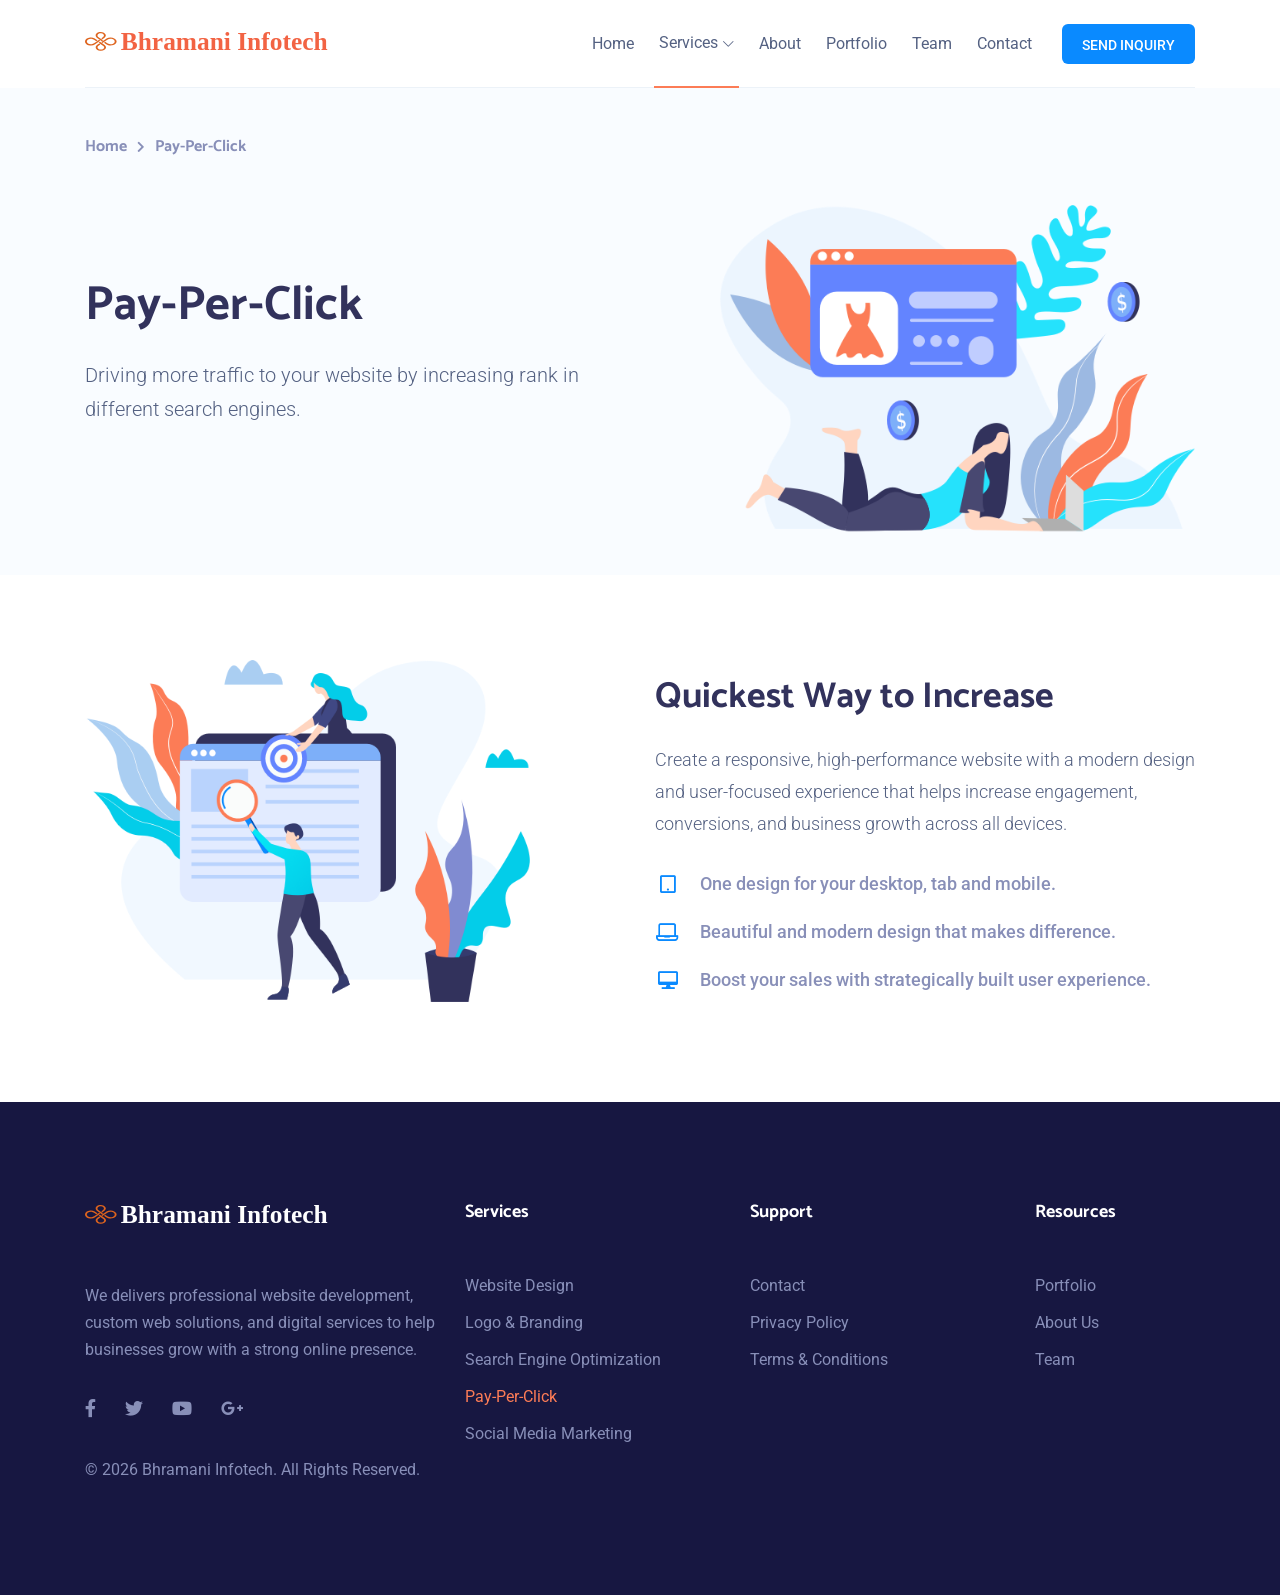
<file: pay-per-click.html>
<!DOCTYPE html>
<html class="no-js" lang="zxx">

   
<meta charset="utf-8">
    <meta name="author" content="">
    <meta name="description" content="">
    <meta name="keywords" content="">

    <!-- Mobile specific metas -->
    <meta http-equiv="X-UA-Compatible" content="IE=edge">
    <meta name="viewport" content="width=device-width, initial-scale=1, shrink-to-fit=no">

    <!-- Twitter -->
	<meta name="twitter:card" content="summary_large_image">
	<meta name="twitter:site" content="">
	<meta name="twitter:creator" content="">
	<meta name="twitter:title" content="">
	<meta name="twitter:description" content="">
	<meta name="twitter:image" content="">
	<!-- Facebook -->
	<meta property="og:url" content="">
	<meta property="og:title" content="">
	<meta property="og:description" content="">
	<meta property="og:type" content="website">
	<meta property="og:image" content="">
	<meta property="og:image:secure_url" content="">
	<meta property="og:image:type" content="image/png">
	<meta property="og:image:width" content="1200">
	<meta property="og:image:height" content="630">

    <!-- Page Title -->
    <title>Pay Per Click</title>

    <!-- links for favicon -->
    <link rel="apple-touch-icon" sizes="57x57" href="assets/favicon/favicon.svg">
    <link rel="apple-touch-icon" sizes="60x60" href="assets/favicon/favicon.svg">
    <link rel="apple-touch-icon" sizes="72x72" href="assets/favicon/favicon.svg">
    <link rel="apple-touch-icon" sizes="76x76" href="assets/favicon/favicon.svg">
    <link rel="apple-touch-icon" sizes="114x114" href="assets/favicon/favicon.svg">
    <link rel="apple-touch-icon" sizes="120x120" href="assets/favicon/favicon.svg">
    <link rel="apple-touch-icon" sizes="144x144" href="assets/favicon/favicon.svg">
    <link rel="apple-touch-icon" sizes="152x152" href="assets/favicon/favicon.svg">
    <link rel="apple-touch-icon" sizes="180x180" href="assets/favicon/favicon.svg">
    <link rel="icon" type="image/png" sizes="192x192" href="assets/favicon/favicon.svg">
    <link rel="icon" type="image/png" sizes="32x32" href="assets/favicon/favicon.svg">
    <link rel="icon" type="image/png" sizes="96x96" href="assets/favicon/favicon.svg">
    <link rel="icon" type="image/png" sizes="16x16" href="assets/favicon/favicon.svg">
    <link rel="manifest" href="assets/favicon/manifest.json">
    <meta name="msapplication-TileColor" content="#ffffff">
    <meta name="msapplication-TileImage" content="assets/favicon/favicon.svg">
    <meta name="theme-color" content="#ffffff">

    <!-- Icon fonts -->
    <link href="https://fonts.googleapis.com/css?family=Roboto:300,400,500,500i,700,700i,900" rel="stylesheet">
    <link rel="stylesheet" type="text/css" href="assets/css/fontawesome-all.min.css">

    <!-- css links -->
    <!-- Bootstrap link -->
    <link rel="stylesheet" href="assets/css/vendor/bootstrap.min.css">

    <!-- Owl Carousel -->
    <link rel="stylesheet" type="text/css" href="assets/css/vendor/owl.carousel.min.css">
    <link rel="stylesheet" type="text/css" href="assets/css/vendor/owl.theme.default.min.css">

    <!-- Magnific popup -->
    <link rel="stylesheet" type="text/css" href="assets/css/vendor/magnific-popup.css">

    <!-- Custom styles -->
    <link rel="stylesheet" type="text/css" href="assets/css/main.css">

<body>

<!-- Header starts -->
<header class="page-header">
    <div class="container">
        <nav class="navbar navbar-expand-lg align-items-center">
            <a class="navbar-brand" href="index.html">
                <img src="assets/images/brand-logo.svg" alt="Bhramani Infotech logo">
            </a>
            <!-- End of .navbar-brand -->

            <button class="navbar-toggler" type="button" data-bs-toggle="collapse" data-bs-target="#custom-navbar"
                aria-controls="custom-navbar" aria-expanded="false" aria-label="Toggle navigation">
                <span class="custom-toggler-icon"></span>
                <span class="custom-toggler-icon"></span>
                <span class="custom-toggler-icon"></span>
            </button>
            <!-- End of .navbar-toggler -->

            <div class="collapse navbar-collapse" id="custom-navbar">
                  <ul class="navbar-nav ml-auto align-items-center dynamic-nav">
					<li class="nav-item">
                        <a href="index.html" class="nav-link">Home</a>
                    </li>
                    <li class="nav-item has-dropdown">
                        <a href="#" class="nav-link">Services</a>
                        <ul class="submenu">
                            <li><a href="website-design.html">Website Design</a></li>
                            <li><a href="logo-and-branding.html">Logo &amp; Branding </a></li>
                            <li><a href="search-engine-optimization.html">Search Engine Optimization</a></li>
                            <li><a href="pay-per-click.html">Pay-Per-Click</a></li>
                            <li><a href="social-media-marketing.html">Social Media Marketing</a></li>
                        </ul>
                    </li>
                    <li class="nav-item">
                        <a href="about.html" class="nav-link">About</a>
                    </li>
                    <li class="nav-item">
                        <a href="portfolio.html" class="nav-link">Portfolio</a>
                    </li>
                    
                    <li class="nav-item">
                        <a href="team.html" class="nav-link">Team</a>
                    </li>
                    
                    
                    <li class="nav-item">
                        <a href="contact.html" class="nav-link">Contact</a>
                    </li>
                    <li class="nav-item">
                        <a href="#" class="custom-btn btn-small" data-bs-toggle="modal" data-bs-target="#quote-modal">Send Inquiry</a>
                    </li>
                </ul>
            </div>
            <!-- End of .navbar-nav -->
        </nav>
    </div>
    <!-- End of .container -->
</header>
<!-- banner starts -->
<div class="banner d-flex align-items-center light-grey-bg">
    
    <!-- Breadcrumb starts -->
    <nav class="breadcrumb-wrapper" aria-label="breadcrumb">
        <div class="container">
            <ol class="breadcrumb">
                <li class="breadcrumb-item"><a href="#">Home</a></li>
                <li class="breadcrumb-item active" aria-current="page">Pay-Per-Click</li>
            </ol>
        </div>
    </nav>
    

    <div class="container">
        <div class="row no-gutters align-items-center">
            <div class="col-lg-6 text-center text-lg-left">
                <h1>Pay-Per-Click</h1>
                <p class="larger-txt">Driving more traffic to your website by increasing rank in <br>different search engines.</p>
                
            </div>
            <!-- End of .col-lg-5 -->

            <div class="col-lg-6">
                <div class="img-container text-center text-lg-right">
                    <img src="assets/images/banner/ppc-banner.png" alt="Banner image" class="img-fluid">
                </div>
                <!-- End of .img-container -->
            </div>
            <!-- End of .col-lg-7 -->
        </div>
        <!-- End of .row -->
    </div>
    <!-- End of .container -->
</div>
<!-- End of .banner -->

<!-- our features starts -->
<section class="features section-gap" id="cynic-about" data-scroll-offset="165">
    <div class="container">

        
            <div class="features-grid">
                <div class="row align-items-center">
                    <div class="col-lg-5 text-center text-lg-left">
                        <div class="img-container">
                            <img src="assets/images/features/features-img-6.png" alt="Quickest Way to Increase" class="img-fluid">
                            
                        </div>
                        <!-- End of .img-container -->
                    </div>
                    <!-- End of .col-lg-6 -->

                    <div class="col-lg-6 offset-lg-1">
                        <div class="features-content">
                            <h2 class="section-title">Quickest Way to Increase</h2>
                            <p>Create a responsive, high-performance website with a modern design and user-focused experience that helps increase engagement, conversions, and business growth across all devices.</p>
                            

                            
                                <ul class="feature-list">
                                    <li><i class="far fa-tablet"></i>One design for your desktop, tab and mobile.</li>
                                    <li><i class="far fa-laptop"></i>Beautiful and modern design that makes difference.</li>
                                    <li><i class="far fa-desktop-alt"></i>Boost your sales with strategically built user experience.</li>
                                </ul>
                                <!-- End of .feature-list -->
                            
            
                            
                        </div>
                        <!-- End of .features-content -->
                    </div>
                    <!-- End of .col-lg-6 -->
                </div>
                <!-- End of .row -->
            </div>
            <!-- End of .features-grid -->
         
        
    </div>
    <!-- End of .container -->
</section>
<!-- End of .features -->
<!-- Product Modal Starts -->
<div class="modal fade full-width-modal product-modal" id="product-modal" tabindex="-1" role="dialog" aria-hidden="true">
    <div class="modal-dialog modal-dialog-centered" role="document">
        <div class="modal-content">
            <div class="modal-header">
                <button type="button" class="close" data-bs-dismiss="modal" aria-label="Close">
                    <i class="fas fa-times"></i>
                </button>
                <!-- End of .close -->
            </div>
            <!-- End of .modal-header -->

            <div class="modal-body">
                <div class="row no-gutters">
                    <div class="col-lg-6">
                        <div class="modal-img text-center">
                            <img src="assets/images/products/portfolio-modal.png" alt="product-modal" class="img-fluid">
                        </div>
                    </div>

                    <div class="col-lg-6">
                        <div class="modal-body__inner-content">
                            <h4>
                                <span>Chief Exicutive Officer</span>
                                Creative Web Design
                            </h4>
                            <p>In the early years of the commercial web, we were all Web Designers. Digital interactions, at that stage, were not incredibly sophisticated: most websites were structured as a set of individual pages connected to each other via buttons and links.</p>

                            <p>In more complex websites and information-heavy systems, the web designer would pair with an Information Architect to make sure content was organized in a way that made for that.</p>
                            <a href="about.html" class="hyperlink">Launch Website</a>
                        </div>
                    </div>
                </div>
            </div>
            <!-- End of .modal-body -->
        </div>
        <!-- End of .modal-content -->
    </div>
    <!-- End of .modal-dialog -->
</div>
<!-- End of .portfolio-modal -->

<!-- Quote modal starts
    ================================= -->
<div class="modal fade full-width-modal quote-modal" id="quote-modal" tabindex="-1" role="dialog" aria-hidden="true">
    <div class="modal-dialog modal-dialog-centered" role="document">
        <div class="modal-content white-bg">
            <div class="modal-header">
                <button type="button" class="close" data-bs-dismiss="modal" aria-label="Close">
                    <i class="fas fa-times"></i>
                </button>
                <!-- End of .close -->
            </div>
            <!-- End of .modal-header -->

            <div class="modal-body d-flex align-items-center justify-content-center text-center">
                <div class="quote-form-wrapper text-center">
                    <h3>Get a Free Quote</h3>
                    <form method="POST" class="quote-form text-center row" action="#">
                        <div class="col-lg-6">
                            <input type="text" name="fname" placeholder="Name">
                        </div>
                        <div class="col-lg-6">
                            <input type="text" name="email" placeholder="Email">
                        </div>

                        <div class="col-lg-6">
                            <input type="text" name="phone" placeholder="Phone">
                        </div>
                        <div class="col-lg-6">
                            <input type="text" name="website" placeholder="Website">
                        </div>
                        <div class="col-lg-12">
                            <textarea placeholder="Message" name="message"></textarea>
                            <button type="submit" class="custom-btn secondary-btn w-100">GET A QUOTE</button>
                            <div class="social-icons-wrapper d-flex justify-content-center">
                                <p>Follow us:</p>
                                <ul class="social-icons">
                                    <li>
                                        <a href="http://www.facebook.com/" target="_blank" rel="noopener">
                                            <i class="fab fa-facebook-f"></i>
                                        </a>
                                    </li>
                                    <li>
                                        <a href="http://twitter.com/" target="_blank" rel="noopener">
                                            <i class="fab fa-twitter"></i>
                                        </a>
                                    </li>
                                    <li>
                                        <a href="http://youtube.com/" target="_blank" rel="noopener">
                                            <i class="fab fa-youtube"></i>
                                        </a>
                                    </li>
                                    <li>
                                        <a href="http://plus.google.com/discover" target="_blank" rel="noopener">
                                            <i class="fab fa-google-plus-g"></i>
                                        </a>
                                    </li>
                                </ul>
                                <!-- End of .social-icons -->
                            </div>
                            <!-- End of .social-icons-wrapper -->
                        </div>
                    </form>
                    <!-- End of .quote-form -->
                </div>
                <!-- End of .quote-form-wrapper -->
            </div>
            <!-- End of .modal-body -->
        </div>
        <!-- End of .modal-content -->
    </div>
    <!-- End of .modal-dialog -->
</div>
<!-- End of .quote-modal -->

<!-- footer starts -->
<footer class="page-footer dark-footer-bg">
    <div class="container">
        <div class="row">
            <div class="col-lg-4">
                <div class="footer-widget widget-about">
                    <a href="index.html"><img class="footer-logo" src="assets/images/footer-logo.svg" alt="footer logo"
                            height="16"></a>
                    <p>We delivers professional website development, custom web solutions, and digital services to help businesses grow with a strong online presence.</p>
                    <ul class="social-icons">
                        <li>
                            <a href="http://www.facebook.com/" target="_blank" rel="noopener">
                                <i class="fab fa-facebook-f"></i>
                            </a>
                        </li>
                        <li>
                            <a href="http://twitter.com/" target="_blank" rel="noopener">
                                <i class="fab fa-twitter"></i>
                            </a>
                        </li>
                        <li>
                            <a href="http://youtube.com/" target="_blank" rel="noopener">
                                <i class="fab fa-youtube"></i>
                            </a>
                        </li>
                        <li>
                            <a href="http://plus.google.com/discover" target="_blank" rel="noopener">
                                <i class="fab fa-google-plus-g"></i>
                            </a>
                        </li>
                    </ul>
                    <!-- End of .social-icons -->
                  <p class="copywrite-txt">© 2026 <a href="http://www.Bhramaniinfotech.com/">Bhramani Infotech</a>. All Rights
                        Reserved.</p>
                </div>
            </div>

            <div class="col-lg-3">
                <div class="footer-widget">
                    <h5 class="footer-nav-title">Services</h5>
                    <ul class="footer-nav dynamic-nav">
                        <li><a href="website-design.html">Website Design</a></li>
                        <li><a href="logo-and-branding.html">Logo &amp; Branding </a></li>
                       
                        <li><a href="search-engine-optimization.html">Search Engine Optimization</a></li>
                        <li><a href="pay-per-click.html">Pay-Per-Click</a></li>
                        <li><a href="social-media-marketing.html">Social Media Marketing</a></li>
                    </ul>
                </div>
            </div>
            <!-- End of .col-lg-2 -->

            <div class="col-lg-3">
                <div class="footer-widget">
                    <h5 class="footer-nav-title">Support</h5>
                    <ul class="footer-nav dynamic-nav">
                        <li><a href="contact.html">Contact</a></li>
                        <li><a href="#">Privacy Policy</a></li>
                        <li><a href="#">Terms &amp; Conditions</a></li>
                    </ul>
                </div>
            </div>
            <!-- End of .col-lg-2 -->

            <div class="col-lg-2">
                <div class="footer-widget">
                    <h5 class="footer-nav-title">Resources</h5>
                    <ul class="footer-nav dynamic-nav">
                        <li><a href="portfolio.html">Portfolio</a></li>
                    
                        <li><a href="about.html">About Us</a></li>
                        <li><a href="team.html">Team</a></li>
                       
                    </ul>
                </div>
            </div>
            <!-- End of .col-lg-2 -->
        </div>
        <!-- End of .row -->
    </div>
    <!-- End of .container -->
</footer>


<!-- End of .page-footer -->

<!-- Javascripts -->

<!-- jQuery -->
<script src="assets/js/vendor/jquery.min.js"></script>
<script src="assets/js/vendor/jquery-migrate.min.js"></script>

<!-- jQuery Easing Plugin -->
<script src="assets/js/vendor/easing-1.3.js"></script>
<!-- Bootstrap js -->
<script src="assets/js/vendor/bootstrap.bundle.min.js"></script>
<script src="assets/js/vendor/isotope.pkgd.min.js"></script>

<!-- jQuery progressbar plugin -->
<script src="assets/js/vendor/jquery.waypoints.min.js"></script>
<script src="assets/js/vendor/jquery.counterup.min.js"></script>
<!-- ImagesLoaded js -->
<script src="assets/js/vendor/imagesloaded.pkgd.min.js"></script>
<!-- Owl carousel js -->
<script src="assets/js/vendor/owl.carousel.min.js"></script>
<!-- Magnific popup -->
<script src="assets/js/vendor/jquery.magnific-popup.min.js"></script>
<!-- Plugins -->
<script src="assets/js/plugins.js"></script>
<!-- Custom Script -->
<script src="assets/js/main.min.js"></script>

</body>

</html>
</file>
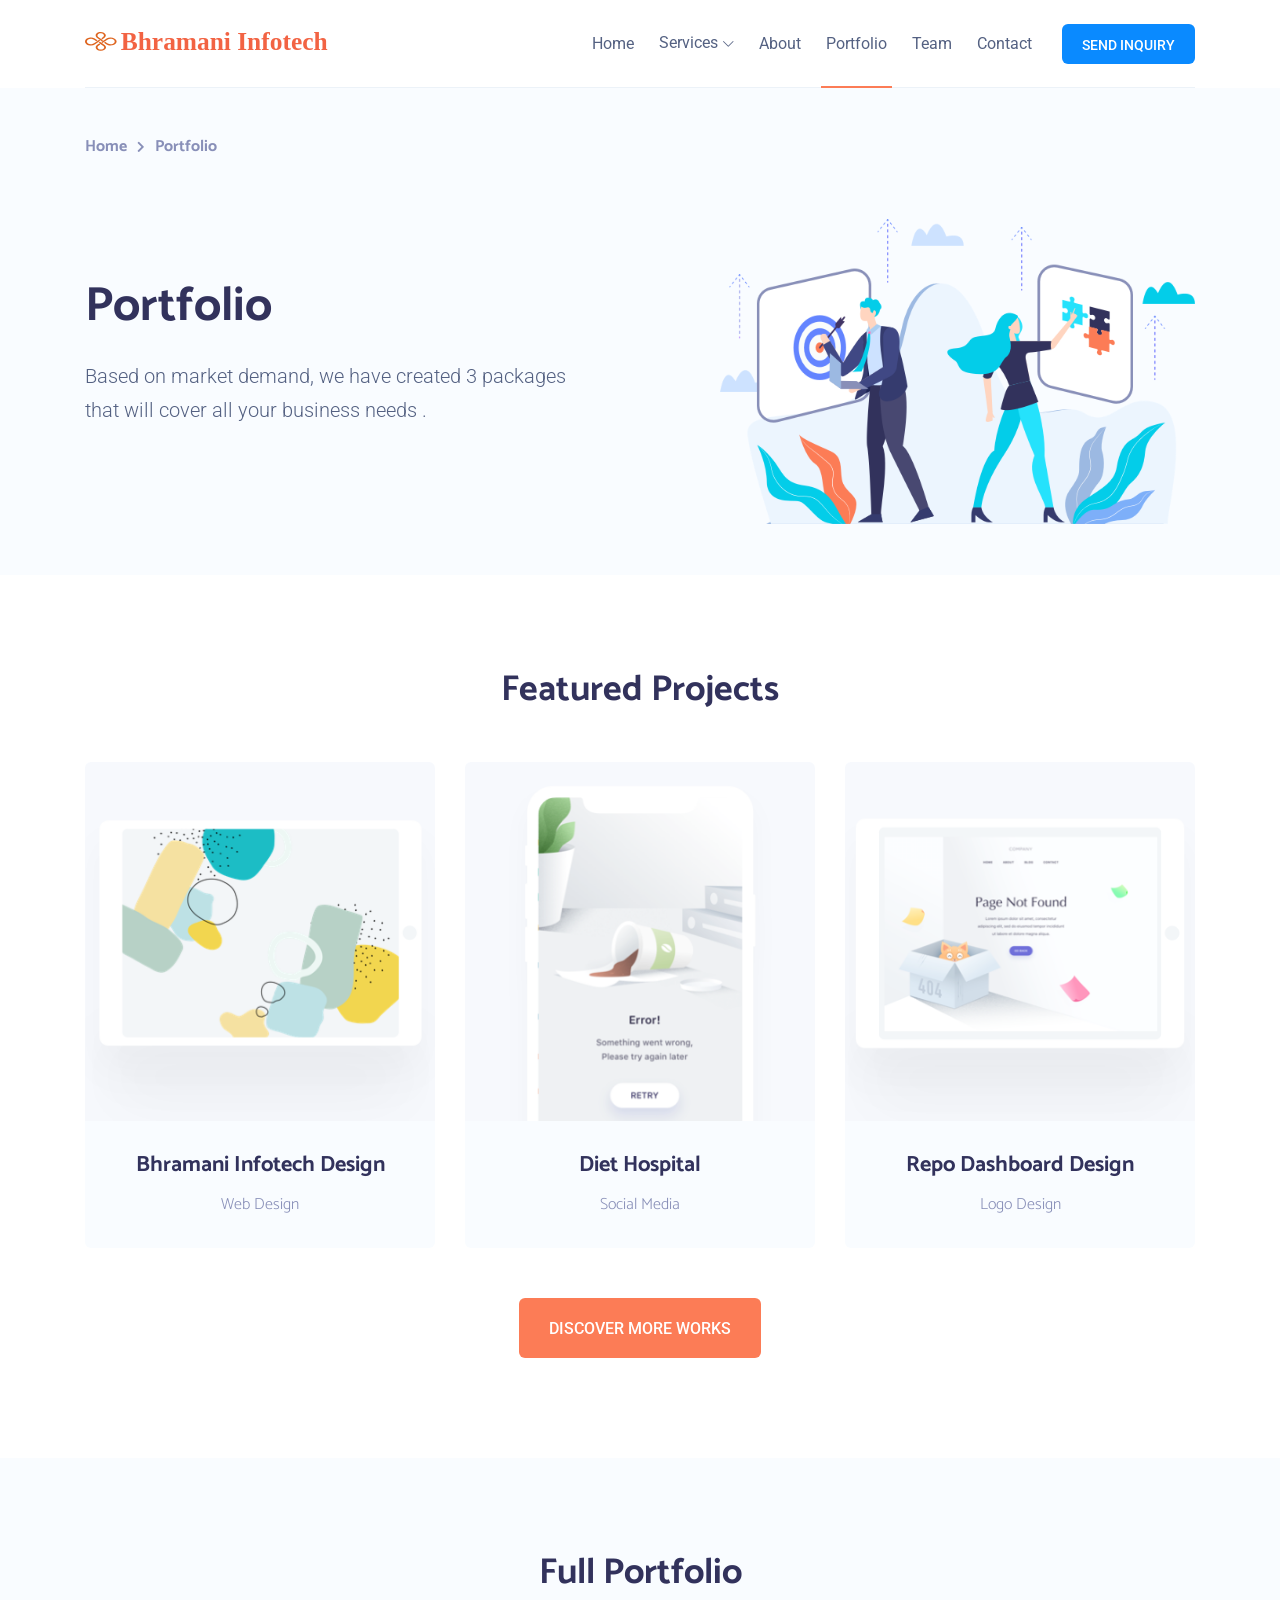
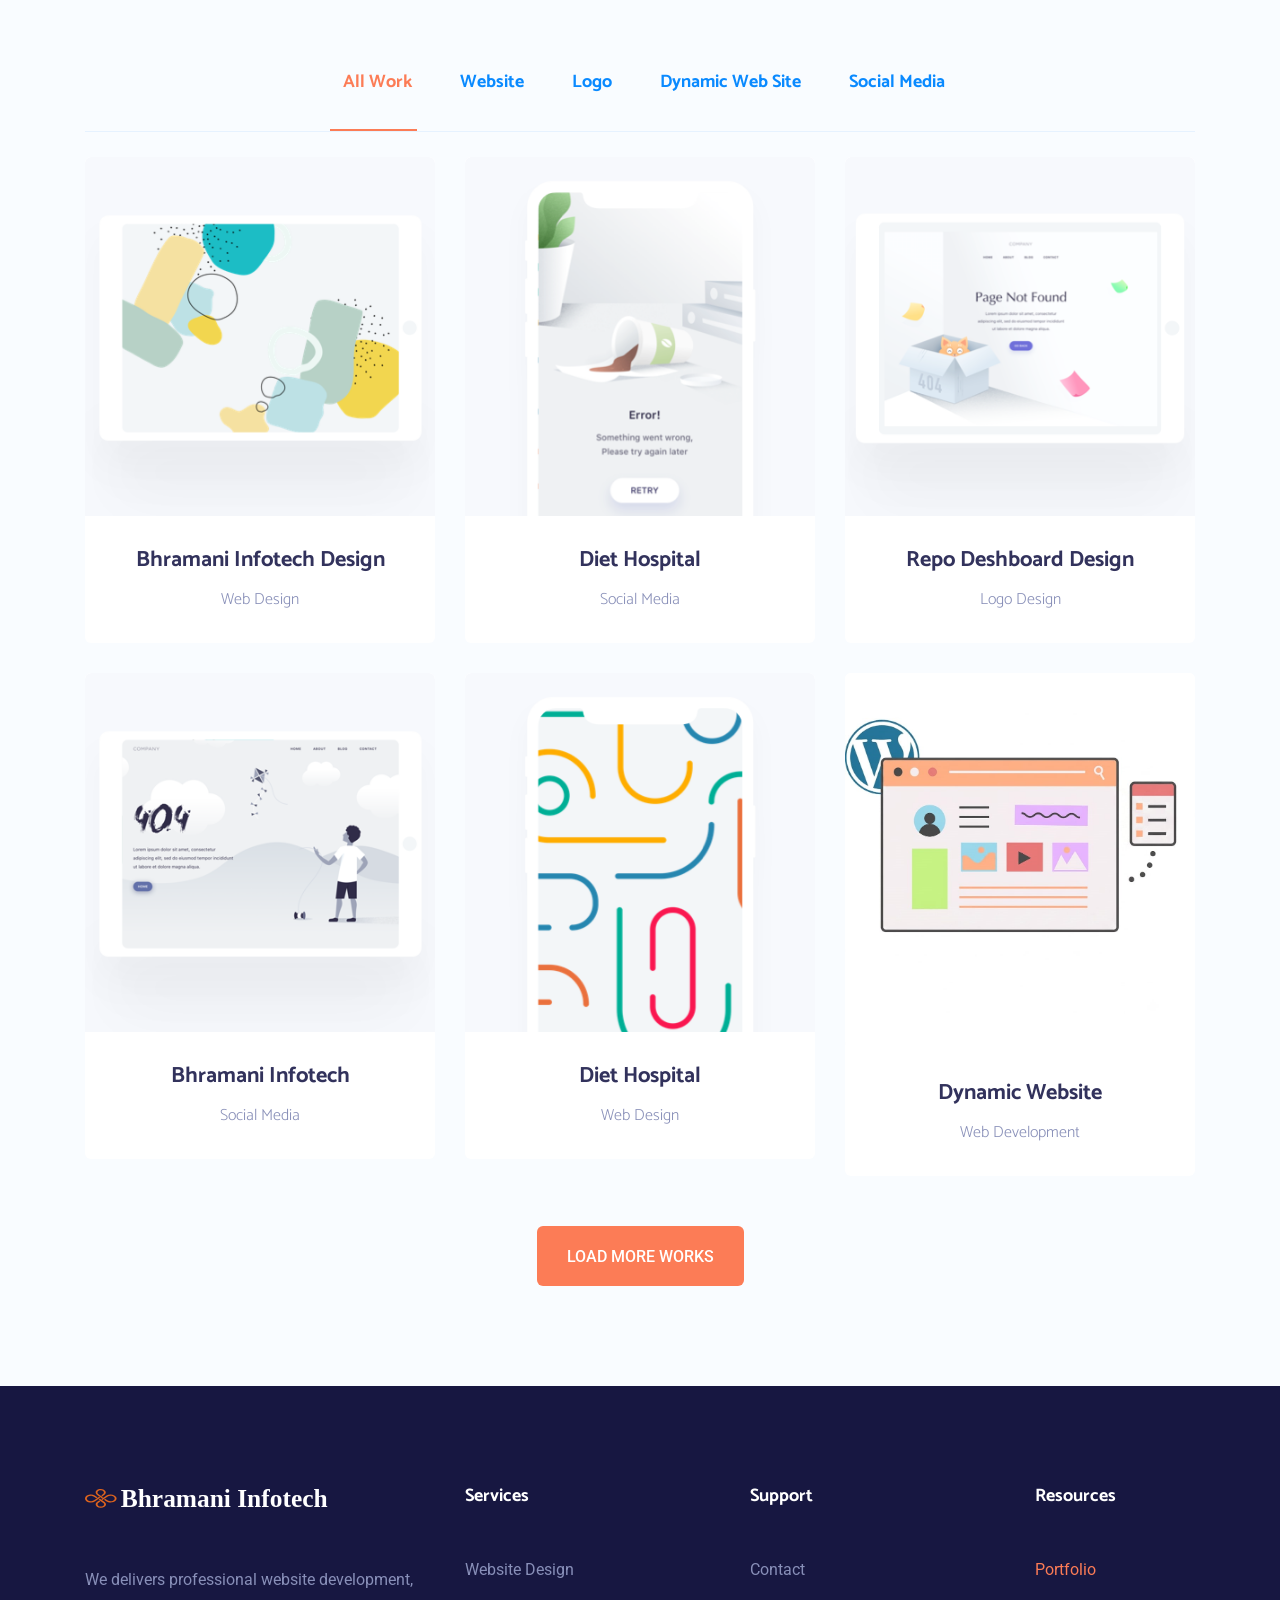
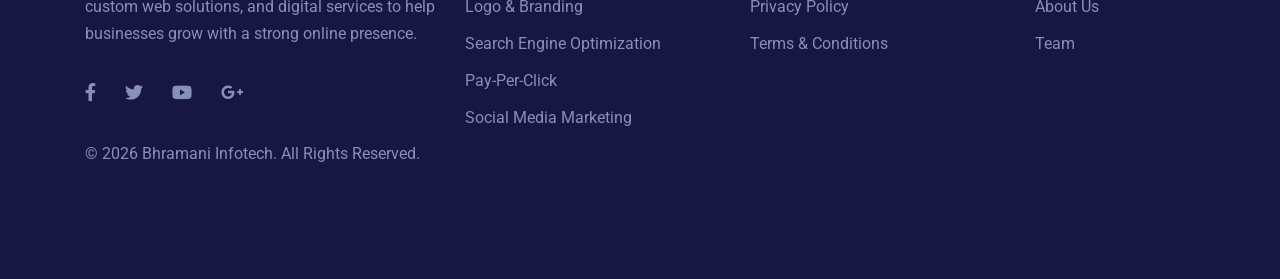
<file: portfolio.html>
<!DOCTYPE html>
<html class="no-js" lang="zxx">

   
<meta charset="utf-8">
    <meta name="author" content="">
    <meta name="description" content="">
    <meta name="keywords" content="">

    <!-- Mobile specific metas -->
    <meta http-equiv="X-UA-Compatible" content="IE=edge">
    <meta name="viewport" content="width=device-width, initial-scale=1, shrink-to-fit=no">

    <!-- Twitter -->
	<meta name="twitter:card" content="summary_large_image">
	<meta name="twitter:site" content="">
	<meta name="twitter:creator" content="">
	<meta name="twitter:title" content="">
	<meta name="twitter:description" content="">
	<meta name="twitter:image" content="">
	<!-- Facebook -->
	<meta property="og:url" content="">
	<meta property="og:title" content="">
	<meta property="og:description" content="">
	<meta property="og:type" content="website">
	<meta property="og:image" content="">
	<meta property="og:image:secure_url" content="">
	<meta property="og:image:type" content="image/png">
	<meta property="og:image:width" content="1200">
	<meta property="og:image:height" content="630">

    <!-- Page Title -->
    <title>portfolio</title>

    <!-- links for favicon -->
    <link rel="apple-touch-icon" sizes="57x57" href="assets/favicon/favicon.svg">
    <link rel="apple-touch-icon" sizes="60x60" href="assets/favicon/favicon.svg">
    <link rel="apple-touch-icon" sizes="72x72" href="assets/favicon/favicon.svg">
    <link rel="apple-touch-icon" sizes="76x76" href="assets/favicon/favicon.svg">
    <link rel="apple-touch-icon" sizes="114x114" href="assets/favicon/favicon.svg">
    <link rel="apple-touch-icon" sizes="120x120" href="assets/favicon/favicon.svg">
    <link rel="apple-touch-icon" sizes="144x144" href="assets/favicon/favicon.svg">
    <link rel="apple-touch-icon" sizes="152x152" href="assets/favicon/favicon.svg">
    <link rel="apple-touch-icon" sizes="180x180" href="assets/favicon/favicon.svg">
    <link rel="icon" type="image/png" sizes="192x192" href="assets/favicon/favicon.svg">
    <link rel="icon" type="image/png" sizes="32x32" href="assets/favicon/favicon.svg">
    <link rel="icon" type="image/png" sizes="96x96" href="assets/favicon/favicon.svg">
    <link rel="icon" type="image/png" sizes="16x16" href="assets/favicon/favicon.svg">
    <link rel="manifest" href="assets/favicon/manifest.json">
    <meta name="msapplication-TileColor" content="#ffffff">
    <meta name="msapplication-TileImage" content="assets/favicon/favicon.svg">
    <meta name="theme-color" content="#ffffff">

    <!-- Icon fonts -->
    <link href="https://fonts.googleapis.com/css?family=Roboto:300,400,500,500i,700,700i,900" rel="stylesheet">
    <link rel="stylesheet" type="text/css" href="assets/css/fontawesome-all.min.css">

    <!-- css links -->
    <!-- Bootstrap link -->
    <link rel="stylesheet" href="assets/css/vendor/bootstrap.min.css">

    <!-- Owl Carousel -->
    <link rel="stylesheet" type="text/css" href="assets/css/vendor/owl.carousel.min.css">
    <link rel="stylesheet" type="text/css" href="assets/css/vendor/owl.theme.default.min.css">

    <!-- Magnific popup -->
    <link rel="stylesheet" type="text/css" href="assets/css/vendor/magnific-popup.css">

    <!-- Custom styles -->
    <link rel="stylesheet" type="text/css" href="assets/css/main.css">

<body>

<!-- Header starts -->
<header class="page-header">
    <div class="container">
        <nav class="navbar navbar-expand-lg align-items-center">
            <a class="navbar-brand" href="index.html">
                <img src="assets/images/brand-logo.svg" alt="Bhramani Infotech logo">
            </a>
            <!-- End of .navbar-brand -->

            <button class="navbar-toggler" type="button" data-bs-toggle="collapse" data-bs-target="#custom-navbar"
                aria-controls="custom-navbar" aria-expanded="false" aria-label="Toggle navigation">
                <span class="custom-toggler-icon"></span>
                <span class="custom-toggler-icon"></span>
                <span class="custom-toggler-icon"></span>
            </button>
            <!-- End of .navbar-toggler -->

            <div class="collapse navbar-collapse" id="custom-navbar">
                  <ul class="navbar-nav ml-auto align-items-center dynamic-nav">
					<li class="nav-item">
                        <a href="index.html" class="nav-link">Home</a>
                    </li>
                    <li class="nav-item has-dropdown">
                        <a href="#" class="nav-link">Services</a>
                        <ul class="submenu">
                            <li><a href="website-design.html">Website Design</a></li>
                            <li><a href="logo-and-branding.html">Logo &amp; Branding </a></li>
                            <li><a href="search-engine-optimization.html">Search Engine Optimization</a></li>
                            <li><a href="pay-per-click.html">Pay-Per-Click</a></li>
                            <li><a href="social-media-marketing.html">Social Media Marketing</a></li>
                        </ul>
                    </li>
                    <li class="nav-item">
                        <a href="about.html" class="nav-link">About</a>
                    </li>
                    <li class="nav-item">
                        <a href="portfolio.html" class="nav-link">Portfolio</a>
                    </li>
                    
                    <li class="nav-item">
                        <a href="team.html" class="nav-link">Team</a>
                    </li>
                    
                    
                    <li class="nav-item">
                        <a href="contact.html" class="nav-link">Contact</a>
                    </li>
                    <li class="nav-item">
                        <a href="#" class="custom-btn btn-small" data-bs-toggle="modal" data-bs-target="#quote-modal">Send Inquiry</a>
                    </li>
                </ul>
            </div>
            <!-- End of .navbar-nav -->
        </nav>
    </div>
    <!-- End of .container -->
</header>
<!-- banner starts -->
<div class="banner d-flex align-items-center light-grey-bg">
    
    <!-- Breadcrumb starts -->
    <nav class="breadcrumb-wrapper" aria-label="breadcrumb">
        <div class="container">
            <ol class="breadcrumb">
                <li class="breadcrumb-item"><a href="#">Home</a></li>
                <li class="breadcrumb-item active" aria-current="page">Portfolio</li>
            </ol>
        </div>
    </nav>
    

    <div class="container">
        <div class="row no-gutters align-items-center">
            <div class="col-lg-6 text-center text-lg-left">
                <h1>Portfolio</h1>
                <p class="larger-txt">Based on market demand, we have created 3 packages <br>that will cover all your business needs .</p>
                
            </div>
            <!-- End of .col-lg-5 -->

            <div class="col-lg-6">
                <div class="img-container text-center text-lg-right">
                    <img src="assets/images/banner/portfolio-banner.png" alt="Banner image" class="img-fluid">
                </div>
                <!-- End of .img-container -->
            </div>
            <!-- End of .col-lg-7 -->
        </div>
        <!-- End of .row -->
    </div>
    <!-- End of .container -->
</div>
<!-- End of .banner -->

<!-- Projects starts -->
<section class="projects section-gap " id="cynic-projects" data-scroll-offset="75">
    <div class="container">
        <h2 class="section-title text-center">Featured Projects</h2>

        <div class="item-showcase grid-wrapper__small-padding">

            
            
            <div class="row ">
                
                    <div class="col-lg-4 col-md-6 ">
                        <a href="portfolio.html" class="img-card text-center portfolio-card white-bg light-grey-bg" data-bs-toggle="modal" data-bs-target="#product-modal">
                            <img src="assets/images/products/project-1.png" alt="product" class="img-fluid">
                            <h4>
                                <span>Bhramani Infotech Design</span>Web Design</h4>
                        </a>
                        <!-- End of .img-card -->
                    </div>
                    <!-- End of .col-lg-4 -->
                
                    <div class="col-lg-4 col-md-6 ">
                        <a href="portfolio.html" class="img-card text-center portfolio-card white-bg light-grey-bg" data-bs-toggle="modal" data-bs-target="#product-modal">
                            <img src="assets/images/products/project-2.png" alt="product" class="img-fluid">
                            <h4>
                                <span>Diet Hospital</span>Social Media</h4>
                        </a>
                        <!-- End of .img-card -->
                    </div>
                    <!-- End of .col-lg-4 -->
                
                    <div class="col-lg-4 col-md-6 ">
                        <a href="portfolio.html" class="img-card text-center portfolio-card white-bg light-grey-bg" data-bs-toggle="modal" data-bs-target="#product-modal">
                            <img src="assets/images/products/project-3.png" alt="product" class="img-fluid">
                            <h4>
                                <span>Repo Dashboard Design</span>Logo Design</h4>
                        </a>
                        <!-- End of .img-card -->
                    </div>
                    <!-- End of .col-lg-4 -->
                
            </div>
            <div class="col-12 text-center"><a href="portfolio.html" class="custom-btn secondary-btn">DISCOVER MORE WORKS</a></div>
            <!-- End of .row -->
        </div>
        <!-- End of .project-showcase -->
    </div>
    <!-- End of .container -->
</section>
<!-- End of .projects -->

<!-- Projects starts -->
<section class="projects section-gap light-grey-bg" id="cynic-projects" data-scroll-offset="75">
    <div class="container">
        <h2 class="section-title text-center">Full Portfolio</h2>

        <div class="item-showcase grid-wrapper__small-padding">

            
                <div class="btn-filter-wrap nav nav-tabs justify-content-center">
                    <button class="btn-filter nav-link is-checked" data-filter="*">
                        <i class="ml-tro-3-trophy-cup-medallion-locket-win"></i>All Work</button>
                    <button class="btn-filter nav-link" data-filter=".category-a">
                        <i class="ml-symtwo-34-cursor-click-browser-website-arrow-computer"></i>Website</button>
                    <button class="btn-filter nav-link" data-filter=".category-b">
                        <i class="ml-des-9-blend-shape-graphics-design-tool-interface"></i>Logo</button>
                    <button class="btn-filter nav-link" data-filter=".category-c">
                        <i class="ml-des-57-upload-download-sync-application-device-mobile-computer"></i>Dynamic Web Site</button>
                    <button class="btn-filter nav-link" data-filter=".category-d">
                        <i class="ml-des-82-Video-player-internet-social-watch"></i>Social Media</button>
                </div>
                <!-- End of .btn-filter-wrap -->
            
            
            <div class="row iso-grid">
                
                    <div class="col-lg-4 col-md-6 item category-a">
                        <a href="portfolio.html" class="img-card text-center portfolio-card white-bg " data-bs-toggle="modal" data-bs-target="#product-modal">
                            <img src="assets/images/products/project-1.png" alt="product" class="img-fluid">
                            <h4>
                                <span>Bhramani Infotech Design</span>Web Design</h4>
                        </a>
                        <!-- End of .img-card -->
                    </div>
                    <!-- End of .col-lg-4 -->
                
                    <div class="col-lg-4 col-md-6 item category-a category-d">
                        <a href="portfolio.html" class="img-card text-center portfolio-card white-bg " data-bs-toggle="modal" data-bs-target="#product-modal">
                            <img src="assets/images/products/project-2.png" alt="product" class="img-fluid">
                            <h4>
                                <span>Diet Hospital</span>Social Media</h4>
                        </a>
                        <!-- End of .img-card -->
                    </div>
                    <!-- End of .col-lg-4 -->
                
                    <div class="col-lg-4 col-md-6 item category-b">
                        <a href="portfolio.html" class="img-card text-center portfolio-card white-bg " data-bs-toggle="modal" data-bs-target="#product-modal">
                            <img src="assets/images/products/project-3.png" alt="product" class="img-fluid">
                            <h4>
                                <span>Repo Deshboard Design</span>Logo Design</h4>
                        </a>
                        <!-- End of .img-card -->
                    </div>
                    <!-- End of .col-lg-4 -->
                
                    <div class="col-lg-4 col-md-6 item category-c category-d">
                        <a href="portfolio.html" class="img-card text-center portfolio-card white-bg " data-bs-toggle="modal" data-bs-target="#product-modal">
                            <img src="assets/images/products/project-4.png" alt="product" class="img-fluid">
                            <h4>
                                <span>Bhramani Infotech</span>Social Media</h4>
                        </a>
                        <!-- End of .img-card -->
                    </div>
                    <!-- End of .col-lg-4 -->
                
                    <div class="col-lg-4 col-md-6 item category-a">
                        <a href="portfolio.html" class="img-card text-center portfolio-card white-bg " data-bs-toggle="modal" data-bs-target="#product-modal">
                            <img src="assets/images/products/project-5.png" alt="product" class="img-fluid">
                            <h4>
                                <span>Diet Hospital</span>Web Design</h4>
                        </a>
                        <!-- End of .img-card -->
                    </div>
                    <!-- End of .col-lg-4 -->
                
                    <div class="col-lg-4 col-md-6 item category-c">
                        <a href="portfolio.html" class="img-card text-center portfolio-card white-bg " data-bs-toggle="modal" data-bs-target="#product-modal">
                            <img src="assets/images/products/project-6.png" alt="product" class="img-fluid">
                            <h4>
                                <span>Dynamic Website</span>Web Development</h4>
                        </a>
                        <!-- End of .img-card -->
                    </div>
                    <!-- End of .col-lg-4 -->
                
            </div>
            <div class="col-12 text-center"><a href="portfolio.html" class="custom-btn secondary-btn">LOAD MORE WORKS</a></div>
            <!-- End of .row -->
        </div>
        <!-- End of .project-showcase -->
    </div>
    <!-- End of .container -->
</section>
<!-- End of .projects -->



<!-- Product Modal Starts -->
<div class="modal fade full-width-modal product-modal" id="product-modal" tabindex="-1" role="dialog" aria-hidden="true">
    <div class="modal-dialog modal-dialog-centered" role="document">
        <div class="modal-content">
            <div class="modal-header">
                <button type="button" class="close" data-bs-dismiss="modal" aria-label="Close">
                    <i class="fas fa-times"></i>
                </button>
                <!-- End of .close -->
            </div>
            <!-- End of .modal-header -->

            <div class="modal-body">
                <div class="row no-gutters">
                    <div class="col-lg-6">
                        <div class="modal-img text-center">
                            <img src="assets/images/products/portfolio-modal.png" alt="product-modal" class="img-fluid">
                        </div>
                    </div>

                    <div class="col-lg-6">
                        <div class="modal-body__inner-content">
                            <h4>
                                <span>Chief Exicutive Officer</span>
                                Creative Web Design
                            </h4>
                            <p>In the early days of the commercial web, nearly everyone building websites was considered a web designer. At the time, digital experiences were relatively simple, with most websites consisting of a collection of static pages connected through buttons and hyperlinks. Compared to today's interactive applications, these early websites offered straightforward navigation and limited functionality.
</p>

                            <p>As websites became more complex and information-rich, web designers often collaborated with information architects to ensure that content was organized in a way that made it easy for users to navigate, find information, and complete their tasks effectively.</p>
                            <a href="about.html" class="hyperlink">Launch Website</a>
                        </div>
                    </div>
                </div>
            </div>
            <!-- End of .modal-body -->
        </div>
        <!-- End of .modal-content -->
    </div>
    <!-- End of .modal-dialog -->
</div>
<!-- End of .portfolio-modal -->

<!-- Quote modal starts
    ================================= -->
<div class="modal fade full-width-modal quote-modal" id="quote-modal" tabindex="-1" role="dialog" aria-hidden="true">
    <div class="modal-dialog modal-dialog-centered" role="document">
        <div class="modal-content white-bg">
            <div class="modal-header">
                <button type="button" class="close" data-bs-dismiss="modal" aria-label="Close">
                    <i class="fas fa-times"></i>
                </button>
                <!-- End of .close -->
            </div>
            <!-- End of .modal-header -->

            <div class="modal-body d-flex align-items-center justify-content-center text-center">
                <div class="quote-form-wrapper text-center">
                    <h3>Get a Free Quote</h3>
                    <form method="POST" class="quote-form text-center row" action="#">
                        <div class="col-lg-6">
                            <input type="text" name="fname" placeholder="Name">
                        </div>
                        <div class="col-lg-6">
                            <input type="text" name="email" placeholder="Email">
                        </div>

                        <div class="col-lg-6">
                            <input type="text" name="phone" placeholder="Phone">
                        </div>
                        <div class="col-lg-6">
                            <input type="text" name="website" placeholder="Website">
                        </div>
                        <div class="col-lg-12">
                            <textarea placeholder="Message" name="message"></textarea>
                            <button type="submit" class="custom-btn secondary-btn w-100">GET A QUOTE</button>
                            <div class="social-icons-wrapper d-flex justify-content-center">
                                <p>Follow us:</p>
                                <ul class="social-icons">
                                    <li>
                                        <a href="http://www.facebook.com/" target="_blank" rel="noopener">
                                            <i class="fab fa-facebook-f"></i>
                                        </a>
                                    </li>
                                    <li>
                                        <a href="http://twitter.com/" target="_blank" rel="noopener">
                                            <i class="fab fa-twitter"></i>
                                        </a>
                                    </li>
                                    <li>
                                        <a href="http://youtube.com/" target="_blank" rel="noopener">
                                            <i class="fab fa-youtube"></i>
                                        </a>
                                    </li>
                                    <li>
                                        <a href="http://plus.google.com/discover" target="_blank" rel="noopener">
                                            <i class="fab fa-google-plus-g"></i>
                                        </a>
                                    </li>
                                </ul>
                                <!-- End of .social-icons -->
                            </div>
                            <!-- End of .social-icons-wrapper -->
                        </div>
                    </form>
                    <!-- End of .quote-form -->
                </div>
                <!-- End of .quote-form-wrapper -->
            </div>
            <!-- End of .modal-body -->
        </div>
        <!-- End of .modal-content -->
    </div>
    <!-- End of .modal-dialog -->
</div>
<!-- End of .quote-modal -->

<!-- footer starts -->
<footer class="page-footer dark-footer-bg">
    <div class="container">
        <div class="row">
            <div class="col-lg-4">
                <div class="footer-widget widget-about">
                    <a href="index.html"><img class="footer-logo" src="assets/images/footer-logo.svg" alt="footer logo"
                            height="16"></a>
                    <p>We delivers professional website development, custom web solutions, and digital services to help businesses grow with a strong online presence.</p>
                    <ul class="social-icons">
                        <li>
                            <a href="http://www.facebook.com/" target="_blank" rel="noopener">
                                <i class="fab fa-facebook-f"></i>
                            </a>
                        </li>
                        <li>
                            <a href="http://twitter.com/" target="_blank" rel="noopener">
                                <i class="fab fa-twitter"></i>
                            </a>
                        </li>
                        <li>
                            <a href="http://youtube.com/" target="_blank" rel="noopener">
                                <i class="fab fa-youtube"></i>
                            </a>
                        </li>
                        <li>
                            <a href="http://plus.google.com/discover" target="_blank" rel="noopener">
                                <i class="fab fa-google-plus-g"></i>
                            </a>
                        </li>
                    </ul>
                    <!-- End of .social-icons -->
                  <p class="copywrite-txt">© 2026 <a href="http://www.Bhramaniinfotech.com/">Bhramani Infotech</a>. All Rights
                        Reserved.</p>
                </div>
            </div>

            <div class="col-lg-3">
                <div class="footer-widget">
                    <h5 class="footer-nav-title">Services</h5>
                    <ul class="footer-nav dynamic-nav">
                        <li><a href="website-design.html">Website Design</a></li>
                        <li><a href="logo-and-branding.html">Logo &amp; Branding </a></li>
                       
                        <li><a href="search-engine-optimization.html">Search Engine Optimization</a></li>
                        <li><a href="pay-per-click.html">Pay-Per-Click</a></li>
                        <li><a href="social-media-marketing.html">Social Media Marketing</a></li>
                    </ul>
                </div>
            </div>
            <!-- End of .col-lg-2 -->

            <div class="col-lg-3">
                <div class="footer-widget">
                    <h5 class="footer-nav-title">Support</h5>
                    <ul class="footer-nav dynamic-nav">
                        <li><a href="contact.html">Contact</a></li>
                        <li><a href="#">Privacy Policy</a></li>
                        <li><a href="#">Terms &amp; Conditions</a></li>
                    </ul>
                </div>
            </div>
            <!-- End of .col-lg-2 -->

            <div class="col-lg-2">
                <div class="footer-widget">
                    <h5 class="footer-nav-title">Resources</h5>
                    <ul class="footer-nav dynamic-nav">
                        <li><a href="portfolio.html">Portfolio</a></li>
                    
                        <li><a href="about.html">About Us</a></li>
                        <li><a href="team.html">Team</a></li>
                       
                    </ul>
                </div>
            </div>
            <!-- End of .col-lg-2 -->
        </div>
        <!-- End of .row -->
    </div>
    <!-- End of .container -->
</footer>

<!-- End of .page-footer -->

<!-- Javascripts -->

<!-- jQuery -->
<script src="assets/js/vendor/jquery.min.js"></script>
<script src="assets/js/vendor/jquery-migrate.min.js"></script>

<!-- jQuery Easing Plugin -->
<script src="assets/js/vendor/easing-1.3.js"></script>
<!-- Bootstrap js -->
<script src="assets/js/vendor/bootstrap.bundle.min.js"></script>
<script src="assets/js/vendor/isotope.pkgd.min.js"></script>

<!-- jQuery progressbar plugin -->
<script src="assets/js/vendor/jquery.waypoints.min.js"></script>
<script src="assets/js/vendor/jquery.counterup.min.js"></script>
<!-- ImagesLoaded js -->
<script src="assets/js/vendor/imagesloaded.pkgd.min.js"></script>
<!-- Owl carousel js -->
<script src="assets/js/vendor/owl.carousel.min.js"></script>
<!-- Magnific popup -->
<script src="assets/js/vendor/jquery.magnific-popup.min.js"></script>
<!-- Plugins -->
<script src="assets/js/plugins.js"></script>
<!-- Custom Script -->
<script src="assets/js/main.min.js"></script>

</body>


<!-- Mirrored from new.axilthemes.com/demo/template/cynic-bs5/illustrated-small-digital-agency/portfolio.html by HTTrack Website Copier/3.x [XR&CO'2014], Wed, 17 Jun 2026 17:15:37 GMT -->
</html>
</file>
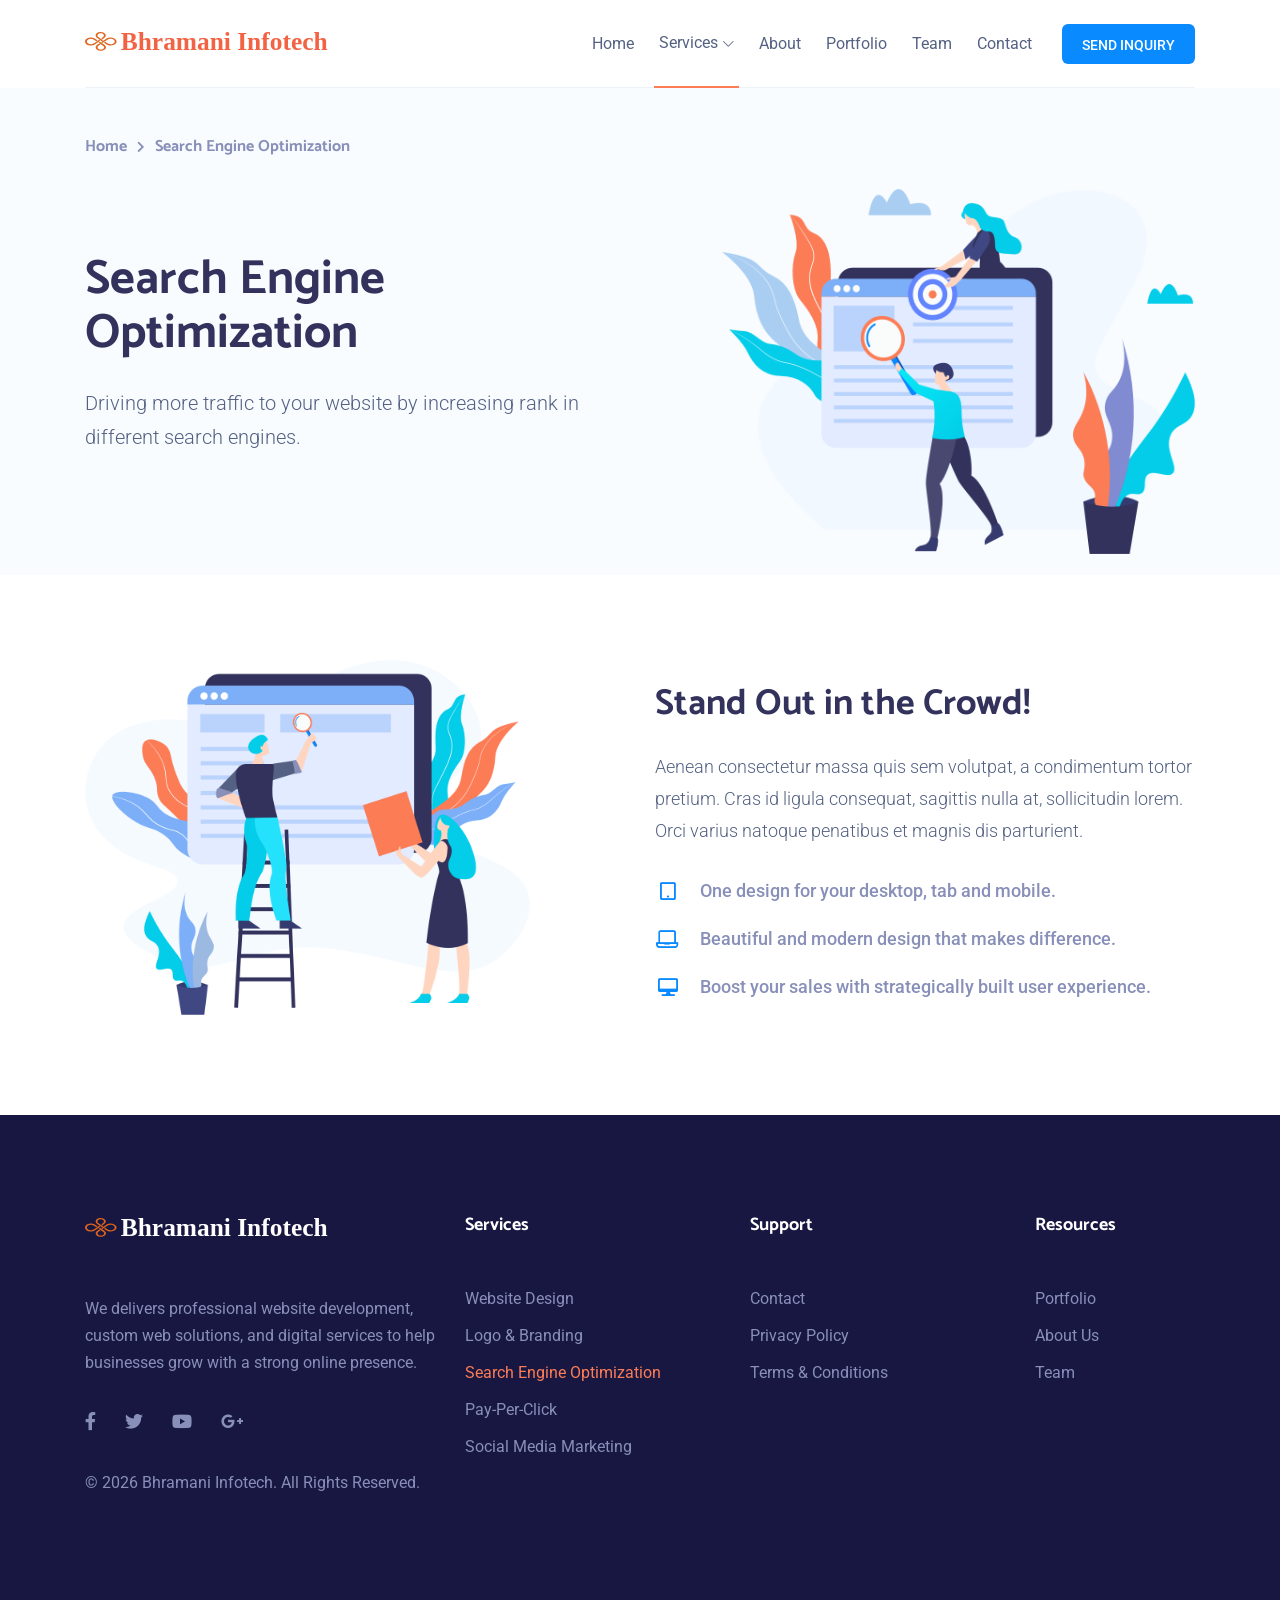
<file: search-engine-optimization.html>
<!DOCTYPE html>
<html class="no-js" lang="zxx">

   
<meta charset="utf-8">
    <meta name="author" content="">
    <meta name="description" content="">
    <meta name="keywords" content="">

    <!-- Mobile specific metas -->
    <meta http-equiv="X-UA-Compatible" content="IE=edge">
    <meta name="viewport" content="width=device-width, initial-scale=1, shrink-to-fit=no">

    <!-- Twitter -->
	<meta name="twitter:card" content="summary_large_image">
	<meta name="twitter:site" content="">
	<meta name="twitter:creator" content="">
	<meta name="twitter:title" content="">
	<meta name="twitter:description" content="">
	<meta name="twitter:image" content="">
	<!-- Facebook -->
	<meta property="og:url" content="">
	<meta property="og:title" content="">
	<meta property="og:description" content="">
	<meta property="og:type" content="website">
	<meta property="og:image" content="">
	<meta property="og:image:secure_url" content="">
	<meta property="og:image:type" content="image/png">
	<meta property="og:image:width" content="1200">
	<meta property="og:image:height" content="630">

    <!-- Page Title -->
    <title>Search Engine Optimization</title>

    <!-- links for favicon -->
    <link rel="apple-touch-icon" sizes="57x57" href="assets/favicon/favicon.svg">
    <link rel="apple-touch-icon" sizes="60x60" href="assets/favicon/favicon.svg">
    <link rel="apple-touch-icon" sizes="72x72" href="assets/favicon/favicon.svg">
    <link rel="apple-touch-icon" sizes="76x76" href="assets/favicon/favicon.svg">
    <link rel="apple-touch-icon" sizes="114x114" href="assets/favicon/favicon.svg">
    <link rel="apple-touch-icon" sizes="120x120" href="assets/favicon/favicon.svg">
    <link rel="apple-touch-icon" sizes="144x144" href="assets/favicon/favicon.svg">
    <link rel="apple-touch-icon" sizes="152x152" href="assets/favicon/favicon.svg">
    <link rel="apple-touch-icon" sizes="180x180" href="assets/favicon/favicon.svg">
    <link rel="icon" type="image/png" sizes="192x192" href="assets/favicon/favicon.svg">
    <link rel="icon" type="image/png" sizes="32x32" href="assets/favicon/favicon.svg">
    <link rel="icon" type="image/png" sizes="96x96" href="assets/favicon/favicon.svg">
    <link rel="icon" type="image/png" sizes="16x16" href="assets/favicon/favicon.svg">
    <link rel="manifest" href="assets/favicon/manifest.json">
    <meta name="msapplication-TileColor" content="#ffffff">
    <meta name="msapplication-TileImage" content="assets/favicon/favicon.svg">
    <meta name="theme-color" content="#ffffff">

    <!-- Icon fonts -->
    <link href="https://fonts.googleapis.com/css?family=Roboto:300,400,500,500i,700,700i,900" rel="stylesheet">
    <link rel="stylesheet" type="text/css" href="assets/css/fontawesome-all.min.css">

    <!-- css links -->
    <!-- Bootstrap link -->
    <link rel="stylesheet" href="assets/css/vendor/bootstrap.min.css">

    <!-- Owl Carousel -->
    <link rel="stylesheet" type="text/css" href="assets/css/vendor/owl.carousel.min.css">
    <link rel="stylesheet" type="text/css" href="assets/css/vendor/owl.theme.default.min.css">

    <!-- Magnific popup -->
    <link rel="stylesheet" type="text/css" href="assets/css/vendor/magnific-popup.css">

    <!-- Custom styles -->
    <link rel="stylesheet" type="text/css" href="assets/css/main.css">

<body>

<!-- Header starts -->
<header class="page-header">
    <div class="container">
        <nav class="navbar navbar-expand-lg align-items-center">
            <a class="navbar-brand" href="index.html">
                <img src="assets/images/brand-logo.svg" alt="Bhramani Infotech logo">
            </a>
            <!-- End of .navbar-brand -->

            <button class="navbar-toggler" type="button" data-bs-toggle="collapse" data-bs-target="#custom-navbar"
                aria-controls="custom-navbar" aria-expanded="false" aria-label="Toggle navigation">
                <span class="custom-toggler-icon"></span>
                <span class="custom-toggler-icon"></span>
                <span class="custom-toggler-icon"></span>
            </button>
            <!-- End of .navbar-toggler -->

            <div class="collapse navbar-collapse" id="custom-navbar">
                  <ul class="navbar-nav ml-auto align-items-center dynamic-nav">
					<li class="nav-item">
                        <a href="index.html" class="nav-link">Home</a>
                    </li>
                    <li class="nav-item has-dropdown">
                        <a href="#" class="nav-link">Services</a>
                        <ul class="submenu">
                            <li><a href="website-design.html">Website Design</a></li>
                            <li><a href="logo-and-branding.html">Logo &amp; Branding </a></li>
                            <li><a href="search-engine-optimization.html">Search Engine Optimization</a></li>
                            <li><a href="pay-per-click.html">Pay-Per-Click</a></li>
                            <li><a href="social-media-marketing.html">Social Media Marketing</a></li>
                        </ul>
                    </li>
                    <li class="nav-item">
                        <a href="about.html" class="nav-link">About</a>
                    </li>
                    <li class="nav-item">
                        <a href="portfolio.html" class="nav-link">Portfolio</a>
                    </li>
                    
                    <li class="nav-item">
                        <a href="team.html" class="nav-link">Team</a>
                    </li>
                    
                    
                    <li class="nav-item">
                        <a href="contact.html" class="nav-link">Contact</a>
                    </li>
                    <li class="nav-item">
                        <a href="#" class="custom-btn btn-small" data-bs-toggle="modal" data-bs-target="#quote-modal">Send Inquiry</a>
                    </li>
                </ul>
            </div>
            <!-- End of .navbar-nav -->
        </nav>
    </div>
    <!-- End of .container -->
</header><div class="banner d-flex align-items-center light-grey-bg">
    
    <!-- Breadcrumb starts -->
    <nav class="breadcrumb-wrapper" aria-label="breadcrumb">
        <div class="container">
            <ol class="breadcrumb">
                <li class="breadcrumb-item"><a href="#">Home</a></li>
                <li class="breadcrumb-item active" aria-current="page">Search Engine Optimization</li>
            </ol>
        </div>
    </nav>
    

    <div class="container">
        <div class="row no-gutters align-items-center">
            <div class="col-lg-6 text-center text-lg-left">
                <h1>Search Engine Optimization</h1>
                <p class="larger-txt">Driving more traffic to your website by increasing rank in different search engines.</p>
                
            </div>
            <!-- End of .col-lg-5 -->

            <div class="col-lg-6">
                <div class="img-container text-center text-lg-right">
                    <img src="assets/images/banner/seo-banner.png" alt="Banner image" class="img-fluid">
                </div>
                <!-- End of .img-container -->
            </div>
            <!-- End of .col-lg-7 -->
        </div>
        <!-- End of .row -->
    </div>
    <!-- End of .container -->
</div>
<!-- End of .banner -->

<!-- our features starts -->
<section class="features section-gap" id="cynic-about" data-scroll-offset="165">
    <div class="container">

        
            <div class="features-grid">
                <div class="row align-items-center">
                    <div class="col-lg-5 text-center text-lg-left">
                        <div class="img-container">
                            <img src="assets/images/features/features-img-5.png" alt="Stand Out in the Crowd!" class="img-fluid">
                            
                        </div>
                        <!-- End of .img-container -->
                    </div>
                    <!-- End of .col-lg-6 -->

                    <div class="col-lg-6 offset-lg-1">
                        <div class="features-content">
                            <h2 class="section-title">Stand Out in the Crowd!</h2>
                            <p>Aenean consectetur massa quis sem volutpat, a condimentum tortor pretium. Cras id ligula consequat, sagittis nulla at, sollicitudin lorem. Orci varius natoque penatibus et magnis dis parturient.</p>
                            

                            
                                <ul class="feature-list">
                                    <li><i class="far fa-tablet"></i>One design for your desktop, tab and mobile.</li>
                                    <li><i class="far fa-laptop"></i>Beautiful and modern design that makes difference.</li>
                                    <li><i class="far fa-desktop-alt"></i>Boost your sales with strategically built user experience.</li>
                                </ul>
                                <!-- End of .feature-list -->
                            
            
                            
                        </div>
                        <!-- End of .features-content -->
                    </div>
                    <!-- End of .col-lg-6 -->
                </div>
                <!-- End of .row -->
            </div>
            <!-- End of .features-grid -->
         
        
    </div>
    <!-- End of .container -->
</section>
<!-- End of .features -->


<!-- Product Modal Starts -->
<div class="modal fade full-width-modal product-modal" id="product-modal" tabindex="-1" role="dialog" aria-hidden="true">
    <div class="modal-dialog modal-dialog-centered" role="document">
        <div class="modal-content">
            <div class="modal-header">
                <button type="button" class="close" data-bs-dismiss="modal" aria-label="Close">
                    <i class="fas fa-times"></i>
                </button>
                <!-- End of .close -->
            </div>
            <!-- End of .modal-header -->

            <div class="modal-body">
                <div class="row no-gutters">
                    <div class="col-lg-6">
                        <div class="modal-img text-center">
                            <img src="assets/images/products/portfolio-modal.png" alt="product-modal" class="img-fluid">
                        </div>
                    </div>

                    <div class="col-lg-6">
                        <div class="modal-body__inner-content">
                            <h4>
                                <span>Chief Exicutive Officer</span>
                                Creative Web Design
                            </h4>
                            <p>In the early years of the commercial web, we were all Web Designers. Digital interactions, at that stage, were not incredibly sophisticated: most websites were structured as a set of individual pages connected to each other via buttons and links.</p>

                            <p>In more complex websites and information-heavy systems, the web designer would pair with an Information Architect to make sure content was organized in a way that made for that.</p>
                            <a href="about.html" class="hyperlink">Launch Website</a>
                        </div>
                    </div>
                </div>
            </div>
            <!-- End of .modal-body -->
        </div>
        <!-- End of .modal-content -->
    </div>
    <!-- End of .modal-dialog -->
</div>
<!-- End of .portfolio-modal -->

<!-- Quote modal starts
    ================================= -->
<div class="modal fade full-width-modal quote-modal" id="quote-modal" tabindex="-1" role="dialog" aria-hidden="true">
    <div class="modal-dialog modal-dialog-centered" role="document">
        <div class="modal-content white-bg">
            <div class="modal-header">
                <button type="button" class="close" data-bs-dismiss="modal" aria-label="Close">
                    <i class="fas fa-times"></i>
                </button>
                <!-- End of .close -->
            </div>
            <!-- End of .modal-header -->

            <div class="modal-body d-flex align-items-center justify-content-center text-center">
                <div class="quote-form-wrapper text-center">
                    <h3>Get a Free Quote</h3>
                    <form method="POST" class="quote-form text-center row" action="#">
                        <div class="col-lg-6">
                            <input type="text" name="fname" placeholder="Name">
                        </div>
                        <div class="col-lg-6">
                            <input type="text" name="email" placeholder="Email">
                        </div>

                        <div class="col-lg-6">
                            <input type="text" name="phone" placeholder="Phone">
                        </div>
                        <div class="col-lg-6">
                            <input type="text" name="website" placeholder="Website">
                        </div>
                        <div class="col-lg-12">
                            <textarea placeholder="Message" name="message"></textarea>
                            <button type="submit" class="custom-btn secondary-btn w-100">GET A QUOTE</button>
                            <div class="social-icons-wrapper d-flex justify-content-center">
                                <p>Follow us:</p>
                                <ul class="social-icons">
                                    <li>
                                        <a href="http://www.facebook.com/" target="_blank" rel="noopener">
                                            <i class="fab fa-facebook-f"></i>
                                        </a>
                                    </li>
                                    <li>
                                        <a href="http://twitter.com/" target="_blank" rel="noopener">
                                            <i class="fab fa-twitter"></i>
                                        </a>
                                    </li>
                                    <li>
                                        <a href="http://youtube.com/" target="_blank" rel="noopener">
                                            <i class="fab fa-youtube"></i>
                                        </a>
                                    </li>
                                    <li>
                                        <a href="http://plus.google.com/discover" target="_blank" rel="noopener">
                                            <i class="fab fa-google-plus-g"></i>
                                        </a>
                                    </li>
                                </ul>
                                <!-- End of .social-icons -->
                            </div>
                            <!-- End of .social-icons-wrapper -->
                        </div>
                    </form>
                    <!-- End of .quote-form -->
                </div>
                <!-- End of .quote-form-wrapper -->
            </div>
            <!-- End of .modal-body -->
        </div>
        <!-- End of .modal-content -->
    </div>
    <!-- End of .modal-dialog -->
</div>
<!-- End of .quote-modal -->

<!-- footer starts -->
<footer class="page-footer dark-footer-bg">
    <div class="container">
        <div class="row">
            <div class="col-lg-4">
                <div class="footer-widget widget-about">
                    <a href="index.html"><img class="footer-logo" src="assets/images/footer-logo.svg" alt="footer logo"
                            height="16"></a>
                    <p>We delivers professional website development, custom web solutions, and digital services to help businesses grow with a strong online presence.</p>
                    <ul class="social-icons">
                        <li>
                            <a href="http://www.facebook.com/" target="_blank" rel="noopener">
                                <i class="fab fa-facebook-f"></i>
                            </a>
                        </li>
                        <li>
                            <a href="http://twitter.com/" target="_blank" rel="noopener">
                                <i class="fab fa-twitter"></i>
                            </a>
                        </li>
                        <li>
                            <a href="http://youtube.com/" target="_blank" rel="noopener">
                                <i class="fab fa-youtube"></i>
                            </a>
                        </li>
                        <li>
                            <a href="http://plus.google.com/discover" target="_blank" rel="noopener">
                                <i class="fab fa-google-plus-g"></i>
                            </a>
                        </li>
                    </ul>
                    <!-- End of .social-icons -->
                  <p class="copywrite-txt">© 2026 <a href="http://www.Bhramaniinfotech.com/">Bhramani Infotech</a>. All Rights
                        Reserved.</p>
                </div>
            </div>

            <div class="col-lg-3">
                <div class="footer-widget">
                    <h5 class="footer-nav-title">Services</h5>
                    <ul class="footer-nav dynamic-nav">
                        <li><a href="website-design.html">Website Design</a></li>
                        <li><a href="logo-and-branding.html">Logo &amp; Branding </a></li>
                       
                        <li><a href="search-engine-optimization.html">Search Engine Optimization</a></li>
                        <li><a href="pay-per-click.html">Pay-Per-Click</a></li>
                        <li><a href="social-media-marketing.html">Social Media Marketing</a></li>
                    </ul>
                </div>
            </div>
            <!-- End of .col-lg-2 -->

            <div class="col-lg-3">
                <div class="footer-widget">
                    <h5 class="footer-nav-title">Support</h5>
                    <ul class="footer-nav dynamic-nav">
                        <li><a href="contact.html">Contact</a></li>
                        <li><a href="#">Privacy Policy</a></li>
                        <li><a href="#">Terms &amp; Conditions</a></li>
                    </ul>
                </div>
            </div>
            <!-- End of .col-lg-2 -->

            <div class="col-lg-2">
                <div class="footer-widget">
                    <h5 class="footer-nav-title">Resources</h5>
                    <ul class="footer-nav dynamic-nav">
                        <li><a href="portfolio.html">Portfolio</a></li>
                    
                        <li><a href="about.html">About Us</a></li>
                        <li><a href="team.html">Team</a></li>
                       
                    </ul>
                </div>
            </div>
            <!-- End of .col-lg-2 -->
        </div>
        <!-- End of .row -->
    </div>
    <!-- End of .container -->
</footer>


<!-- End of .page-footer -->

<!-- Javascripts -->

<!-- jQuery -->
<script src="assets/js/vendor/jquery.min.js"></script>
<script src="assets/js/vendor/jquery-migrate.min.js"></script>

<!-- jQuery Easing Plugin -->
<script src="assets/js/vendor/easing-1.3.js"></script>
<!-- Bootstrap js -->
<script src="assets/js/vendor/bootstrap.bundle.min.js"></script>
<script src="assets/js/vendor/isotope.pkgd.min.js"></script>

<!-- jQuery progressbar plugin -->
<script src="assets/js/vendor/jquery.waypoints.min.js"></script>
<script src="assets/js/vendor/jquery.counterup.min.js"></script>
<!-- ImagesLoaded js -->
<script src="assets/js/vendor/imagesloaded.pkgd.min.js"></script>
<!-- Owl carousel js -->
<script src="assets/js/vendor/owl.carousel.min.js"></script>
<!-- Magnific popup -->
<script src="assets/js/vendor/jquery.magnific-popup.min.js"></script>
<!-- Plugins -->
<script src="assets/js/plugins.js"></script>
<!-- Custom Script -->
<script src="assets/js/main.min.js"></script>

</body>


<!-- Mirrored from new.axilthemes.com/demo/template/cynic-bs5/illustrated-small-digital-agency/search-engine-optimization.html by HTTrack Website Copier/3.x [XR&CO'2014], Wed, 17 Jun 2026 17:15:31 GMT -->
</html>
</file>
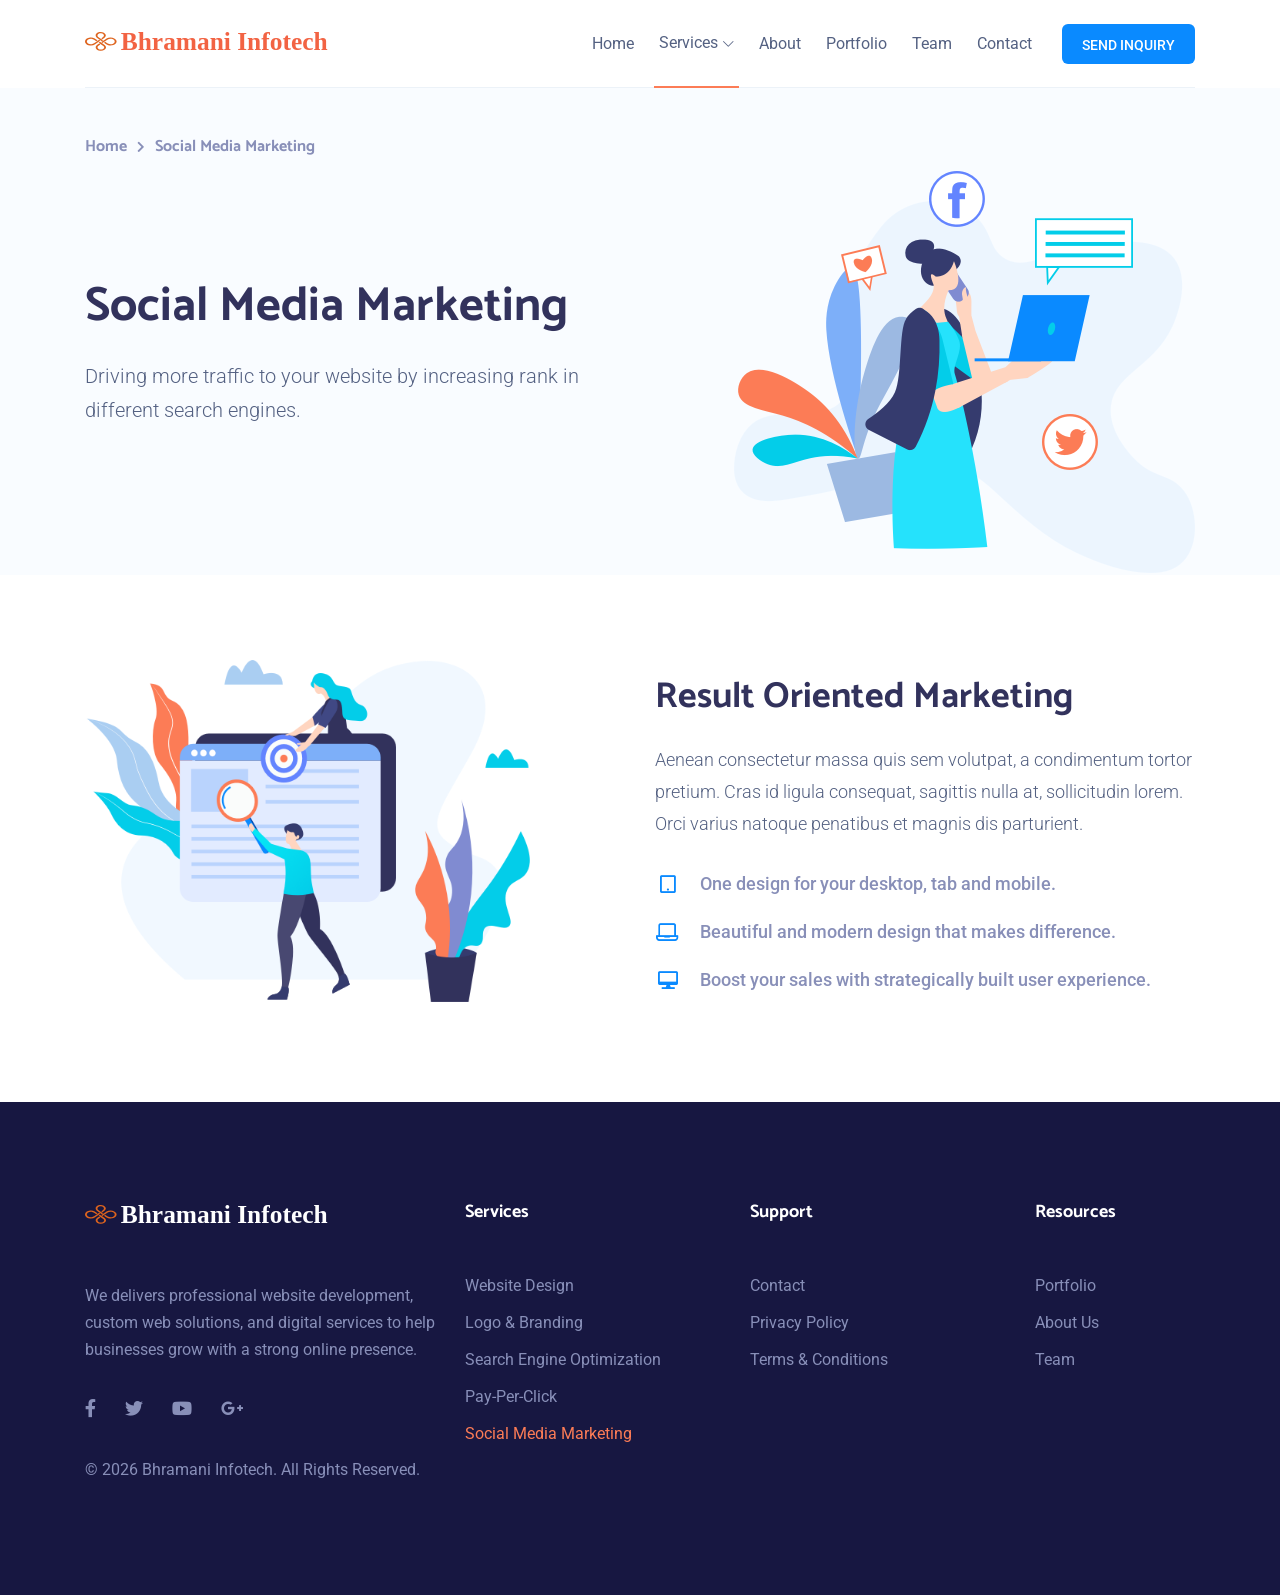
<file: social-media-marketing.html>
<!DOCTYPE html>
<html class="no-js" lang="zxx">

   
<meta charset="utf-8">
    <meta name="author" content="">
    <meta name="description" content="">
    <meta name="keywords" content="">

    <!-- Mobile specific metas -->
    <meta http-equiv="X-UA-Compatible" content="IE=edge">
    <meta name="viewport" content="width=device-width, initial-scale=1, shrink-to-fit=no">

    <!-- Twitter -->
	<meta name="twitter:card" content="summary_large_image">
	<meta name="twitter:site" content="">
	<meta name="twitter:creator" content="">
	<meta name="twitter:title" content="">
	<meta name="twitter:description" content="">
	<meta name="twitter:image" content="">
	<!-- Facebook -->
	<meta property="og:url" content="">
	<meta property="og:title" content="">
	<meta property="og:description" content="">
	<meta property="og:type" content="website">
	<meta property="og:image" content="">
	<meta property="og:image:secure_url" content="">
	<meta property="og:image:type" content="image/png">
	<meta property="og:image:width" content="1200">
	<meta property="og:image:height" content="630">

    <!-- Page Title -->
    <title>Social-Media-Marketing</title>

    <!-- links for favicon -->
    <link rel="apple-touch-icon" sizes="57x57" href="assets/favicon/favicon.svg">
    <link rel="apple-touch-icon" sizes="60x60" href="assets/favicon/favicon.svg">
    <link rel="apple-touch-icon" sizes="72x72" href="assets/favicon/favicon.svg">
    <link rel="apple-touch-icon" sizes="76x76" href="assets/favicon/favicon.svg">
    <link rel="apple-touch-icon" sizes="114x114" href="assets/favicon/favicon.svg">
    <link rel="apple-touch-icon" sizes="120x120" href="assets/favicon/favicon.svg">
    <link rel="apple-touch-icon" sizes="144x144" href="assets/favicon/favicon.svg">
    <link rel="apple-touch-icon" sizes="152x152" href="assets/favicon/favicon.svg">
    <link rel="apple-touch-icon" sizes="180x180" href="assets/favicon/favicon.svg">
    <link rel="icon" type="image/png" sizes="192x192" href="assets/favicon/favicon.svg">
    <link rel="icon" type="image/png" sizes="32x32" href="assets/favicon/favicon.svg">
    <link rel="icon" type="image/png" sizes="96x96" href="assets/favicon/favicon.svg">
    <link rel="icon" type="image/png" sizes="16x16" href="assets/favicon/favicon.svg">
    <link rel="manifest" href="assets/favicon/manifest.json">
    <meta name="msapplication-TileColor" content="#ffffff">
    <meta name="msapplication-TileImage" content="assets/favicon/favicon.svg">
    <meta name="theme-color" content="#ffffff">

    <!-- Icon fonts -->
    <link href="https://fonts.googleapis.com/css?family=Roboto:300,400,500,500i,700,700i,900" rel="stylesheet">
    <link rel="stylesheet" type="text/css" href="assets/css/fontawesome-all.min.css">

    <!-- css links -->
    <!-- Bootstrap link -->
    <link rel="stylesheet" href="assets/css/vendor/bootstrap.min.css">

    <!-- Owl Carousel -->
    <link rel="stylesheet" type="text/css" href="assets/css/vendor/owl.carousel.min.css">
    <link rel="stylesheet" type="text/css" href="assets/css/vendor/owl.theme.default.min.css">

    <!-- Magnific popup -->
    <link rel="stylesheet" type="text/css" href="assets/css/vendor/magnific-popup.css">

    <!-- Custom styles -->
    <link rel="stylesheet" type="text/css" href="assets/css/main.css">

<body>

<!-- Header starts -->
<header class="page-header">
    <div class="container">
        <nav class="navbar navbar-expand-lg align-items-center">
            <a class="navbar-brand" href="index.html">
                <img src="assets/images/brand-logo.svg" alt="Bhramani Infotech logo">
            </a>
            <!-- End of .navbar-brand -->

            <button class="navbar-toggler" type="button" data-bs-toggle="collapse" data-bs-target="#custom-navbar"
                aria-controls="custom-navbar" aria-expanded="false" aria-label="Toggle navigation">
                <span class="custom-toggler-icon"></span>
                <span class="custom-toggler-icon"></span>
                <span class="custom-toggler-icon"></span>
            </button>
            <!-- End of .navbar-toggler -->

            <div class="collapse navbar-collapse" id="custom-navbar">
                  <ul class="navbar-nav ml-auto align-items-center dynamic-nav">
					<li class="nav-item">
                        <a href="index.html" class="nav-link">Home</a>
                    </li>
                    <li class="nav-item has-dropdown">
                        <a href="#" class="nav-link">Services</a>
                        <ul class="submenu">
                            <li><a href="website-design.html">Website Design</a></li>
                            <li><a href="logo-and-branding.html">Logo &amp; Branding </a></li>
                            <li><a href="search-engine-optimization.html">Search Engine Optimization</a></li>
                            <li><a href="pay-per-click.html">Pay-Per-Click</a></li>
                            <li><a href="social-media-marketing.html">Social Media Marketing</a></li>
                        </ul>
                    </li>
                    <li class="nav-item">
                        <a href="about.html" class="nav-link">About</a>
                    </li>
                    <li class="nav-item">
                        <a href="portfolio.html" class="nav-link">Portfolio</a>
                    </li>
                    
                    <li class="nav-item">
                        <a href="team.html" class="nav-link">Team</a>
                    </li>
                    
                    
                    <li class="nav-item">
                        <a href="contact.html" class="nav-link">Contact</a>
                    </li>
                    <li class="nav-item">
                        <a href="#" class="custom-btn btn-small" data-bs-toggle="modal" data-bs-target="#quote-modal">Send Inquiry</a>
                    </li>
                </ul>
            </div>
            <!-- End of .navbar-nav -->
        </nav>
    </div>
    <!-- End of .container -->
</header>
	
<!-- banner starts -->
<div class="banner d-flex align-items-center light-grey-bg">
    
    <!-- Breadcrumb starts -->
    <nav class="breadcrumb-wrapper" aria-label="breadcrumb">
        <div class="container">
            <ol class="breadcrumb">
                <li class="breadcrumb-item"><a href="#">Home</a></li>
                <li class="breadcrumb-item active" aria-current="page">Social Media Marketing</li>
            </ol>
        </div>
    </nav>
    

    <div class="container">
        <div class="row no-gutters align-items-center">
            <div class="col-lg-6 text-center text-lg-left">
                <h1>Social Media Marketing</h1>
                <p class="larger-txt">Driving more traffic to your website by increasing rank in <br>different search engines.</p>
                
            </div>
            <!-- End of .col-lg-5 -->

            <div class="col-lg-6">
                <div class="img-container text-center text-lg-right">
                    <img src="assets/images/banner/smm-banner.png" alt="Banner image" class="img-fluid">
                </div>
                <!-- End of .img-container -->
            </div>
            <!-- End of .col-lg-7 -->
        </div>
        <!-- End of .row -->
    </div>
    <!-- End of .container -->
</div>
<!-- End of .banner -->

<!-- our features starts -->
<section class="features section-gap" id="cynic-about" data-scroll-offset="165">
    <div class="container">

        
            <div class="features-grid">
                <div class="row align-items-center">
                    <div class="col-lg-5 text-center text-lg-left">
                        <div class="img-container">
                            <img src="assets/images/features/features-img-7.png" alt="Result Oriented Marketing" class="img-fluid">
                            
                        </div>
                        <!-- End of .img-container -->
                    </div>
                    <!-- End of .col-lg-6 -->

                    <div class="col-lg-6 offset-lg-1">
                        <div class="features-content">
                            <h2 class="section-title">Result Oriented Marketing</h2>
                            <p>Aenean consectetur massa quis sem volutpat, a condimentum tortor pretium. Cras id ligula consequat, sagittis nulla at, sollicitudin lorem. Orci varius natoque penatibus et magnis dis parturient.</p>
                            

                            
                                <ul class="feature-list">
                                    <li><i class="far fa-tablet"></i>One design for your desktop, tab and mobile.</li>
                                    <li><i class="far fa-laptop"></i>Beautiful and modern design that makes difference.</li>
                                    <li><i class="far fa-desktop-alt"></i>Boost your sales with strategically built user experience.</li>
                                </ul>
                                <!-- End of .feature-list -->
                            
            
                            
                        </div>
                        <!-- End of .features-content -->
                    </div>
                    <!-- End of .col-lg-6 -->
                </div>
                <!-- End of .row -->
            </div>
            <!-- End of .features-grid -->
         
        
    </div>
    <!-- End of .container -->
</section>
<!-- End of .features -->





<!-- Product Modal Starts -->
<div class="modal fade full-width-modal product-modal" id="product-modal" tabindex="-1" role="dialog" aria-hidden="true">
    <div class="modal-dialog modal-dialog-centered" role="document">
        <div class="modal-content">
            <div class="modal-header">
                <button type="button" class="close" data-bs-dismiss="modal" aria-label="Close">
                    <i class="fas fa-times"></i>
                </button>
                <!-- End of .close -->
            </div>
            <!-- End of .modal-header -->

            <div class="modal-body">
                <div class="row no-gutters">
                    <div class="col-lg-6">
                        <div class="modal-img text-center">
                            <img src="assets/images/products/portfolio-modal.png" alt="product-modal" class="img-fluid">
                        </div>
                    </div>

                    <div class="col-lg-6">
                        <div class="modal-body__inner-content">
                            <h4>
                                <span>Chief Exicutive Officer</span>
                                Creative Web Design
                            </h4>
                            <p>In the early years of the commercial web, we were all Web Designers. Digital interactions, at that stage, were not incredibly sophisticated: most websites were structured as a set of individual pages connected to each other via buttons and links.</p>

                            <p>In more complex websites and information-heavy systems, the web designer would pair with an Information Architect to make sure content was organized in a way that made for that.</p>
                            <a href="about.html" class="hyperlink">Launch Website</a>
                        </div>
                    </div>
                </div>
            </div>
            <!-- End of .modal-body -->
        </div>
        <!-- End of .modal-content -->
    </div>
    <!-- End of .modal-dialog -->
</div>
<!-- End of .portfolio-modal -->

<!-- Quote modal starts
    ================================= -->
<div class="modal fade full-width-modal quote-modal" id="quote-modal" tabindex="-1" role="dialog" aria-hidden="true">
    <div class="modal-dialog modal-dialog-centered" role="document">
        <div class="modal-content white-bg">
            <div class="modal-header">
                <button type="button" class="close" data-bs-dismiss="modal" aria-label="Close">
                    <i class="fas fa-times"></i>
                </button>
                <!-- End of .close -->
            </div>
            <!-- End of .modal-header -->

            <div class="modal-body d-flex align-items-center justify-content-center text-center">
                <div class="quote-form-wrapper text-center">
                    <h3>Get a Free Quote</h3>
                    <form method="POST" class="quote-form text-center row" action="#">
                        <div class="col-lg-6">
                            <input type="text" name="fname" placeholder="Name">
                        </div>
                        <div class="col-lg-6">
                            <input type="text" name="email" placeholder="Email">
                        </div>

                        <div class="col-lg-6">
                            <input type="text" name="phone" placeholder="Phone">
                        </div>
                        <div class="col-lg-6">
                            <input type="text" name="website" placeholder="Website">
                        </div>
                        <div class="col-lg-12">
                            <textarea placeholder="Message" name="message"></textarea>
                            <button type="submit" class="custom-btn secondary-btn w-100">GET A QUOTE</button>
                            <div class="social-icons-wrapper d-flex justify-content-center">
                                <p>Follow us:</p>
                                <ul class="social-icons">
                                    <li>
                                        <a href="http://www.facebook.com/" target="_blank" rel="noopener">
                                            <i class="fab fa-facebook-f"></i>
                                        </a>
                                    </li>
                                    <li>
                                        <a href="http://twitter.com/" target="_blank" rel="noopener">
                                            <i class="fab fa-twitter"></i>
                                        </a>
                                    </li>
                                    <li>
                                        <a href="http://youtube.com/" target="_blank" rel="noopener">
                                            <i class="fab fa-youtube"></i>
                                        </a>
                                    </li>
                                    <li>
                                        <a href="http://plus.google.com/discover" target="_blank" rel="noopener">
                                            <i class="fab fa-google-plus-g"></i>
                                        </a>
                                    </li>
                                </ul>
                                <!-- End of .social-icons -->
                            </div>
                            <!-- End of .social-icons-wrapper -->
                        </div>
                    </form>
                    <!-- End of .quote-form -->
                </div>
                <!-- End of .quote-form-wrapper -->
            </div>
            <!-- End of .modal-body -->
        </div>
        <!-- End of .modal-content -->
    </div>
    <!-- End of .modal-dialog -->
</div>
<!-- End of .quote-modal -->

<!-- footer starts -->
<footer class="page-footer dark-footer-bg">
    <div class="container">
        <div class="row">
            <div class="col-lg-4">
                <div class="footer-widget widget-about">
                    <a href="index.html"><img class="footer-logo" src="assets/images/footer-logo.svg" alt="footer logo"
                            height="16"></a>
                    <p>We delivers professional website development, custom web solutions, and digital services to help businesses grow with a strong online presence.</p>
                    <ul class="social-icons">
                        <li>
                            <a href="http://www.facebook.com/" target="_blank" rel="noopener">
                                <i class="fab fa-facebook-f"></i>
                            </a>
                        </li>
                        <li>
                            <a href="http://twitter.com/" target="_blank" rel="noopener">
                                <i class="fab fa-twitter"></i>
                            </a>
                        </li>
                        <li>
                            <a href="http://youtube.com/" target="_blank" rel="noopener">
                                <i class="fab fa-youtube"></i>
                            </a>
                        </li>
                        <li>
                            <a href="http://plus.google.com/discover" target="_blank" rel="noopener">
                                <i class="fab fa-google-plus-g"></i>
                            </a>
                        </li>
                    </ul>
                    <!-- End of .social-icons -->
                  <p class="copywrite-txt">© 2026 <a href="http://www.Bhramaniinfotech.com/">Bhramani Infotech</a>. All Rights
                        Reserved.</p>
                </div>
            </div>

            <div class="col-lg-3">
                <div class="footer-widget">
                    <h5 class="footer-nav-title">Services</h5>
                    <ul class="footer-nav dynamic-nav">
                        <li><a href="website-design.html">Website Design</a></li>
                        <li><a href="logo-and-branding.html">Logo &amp; Branding </a></li>
                       
                        <li><a href="search-engine-optimization.html">Search Engine Optimization</a></li>
                        <li><a href="pay-per-click.html">Pay-Per-Click</a></li>
                        <li><a href="social-media-marketing.html">Social Media Marketing</a></li>
                    </ul>
                </div>
            </div>
            <!-- End of .col-lg-2 -->

            <div class="col-lg-3">
                <div class="footer-widget">
                    <h5 class="footer-nav-title">Support</h5>
                    <ul class="footer-nav dynamic-nav">
                        <li><a href="contact.html">Contact</a></li>
                        <li><a href="#">Privacy Policy</a></li>
                        <li><a href="#">Terms &amp; Conditions</a></li>
                    </ul>
                </div>
            </div>
            <!-- End of .col-lg-2 -->

            <div class="col-lg-2">
                <div class="footer-widget">
                    <h5 class="footer-nav-title">Resources</h5>
                    <ul class="footer-nav dynamic-nav">
                        <li><a href="portfolio.html">Portfolio</a></li>
                    
                        <li><a href="about.html">About Us</a></li>
                        <li><a href="team.html">Team</a></li>
                       
                    </ul>
                </div>
            </div>
            <!-- End of .col-lg-2 -->
        </div>
        <!-- End of .row -->
    </div>
    <!-- End of .container -->
</footer>

<!-- End of .page-footer -->

<!-- Javascripts -->

<!-- jQuery -->
<script src="assets/js/vendor/jquery.min.js"></script>
<script src="assets/js/vendor/jquery-migrate.min.js"></script>

<!-- jQuery Easing Plugin -->
<script src="assets/js/vendor/easing-1.3.js"></script>
<!-- Bootstrap js -->
<script src="assets/js/vendor/bootstrap.bundle.min.js"></script>
<script src="assets/js/vendor/isotope.pkgd.min.js"></script>

<!-- jQuery progressbar plugin -->
<script src="assets/js/vendor/jquery.waypoints.min.js"></script>
<script src="assets/js/vendor/jquery.counterup.min.js"></script>
<!-- ImagesLoaded js -->
<script src="assets/js/vendor/imagesloaded.pkgd.min.js"></script>
<!-- Owl carousel js -->
<script src="assets/js/vendor/owl.carousel.min.js"></script>
<!-- Magnific popup -->
<script src="assets/js/vendor/jquery.magnific-popup.min.js"></script>
<!-- Plugins -->
<script src="assets/js/plugins.js"></script>
<!-- Custom Script -->
<script src="assets/js/main.min.js"></script>

</body>


<!-- Mirrored from new.axilthemes.com/demo/template/cynic-bs5/illustrated-small-digital-agency/social-media-marketing.html by HTTrack Website Copier/3.x [XR&CO'2014], Wed, 17 Jun 2026 17:15:36 GMT -->
</html>
</file>
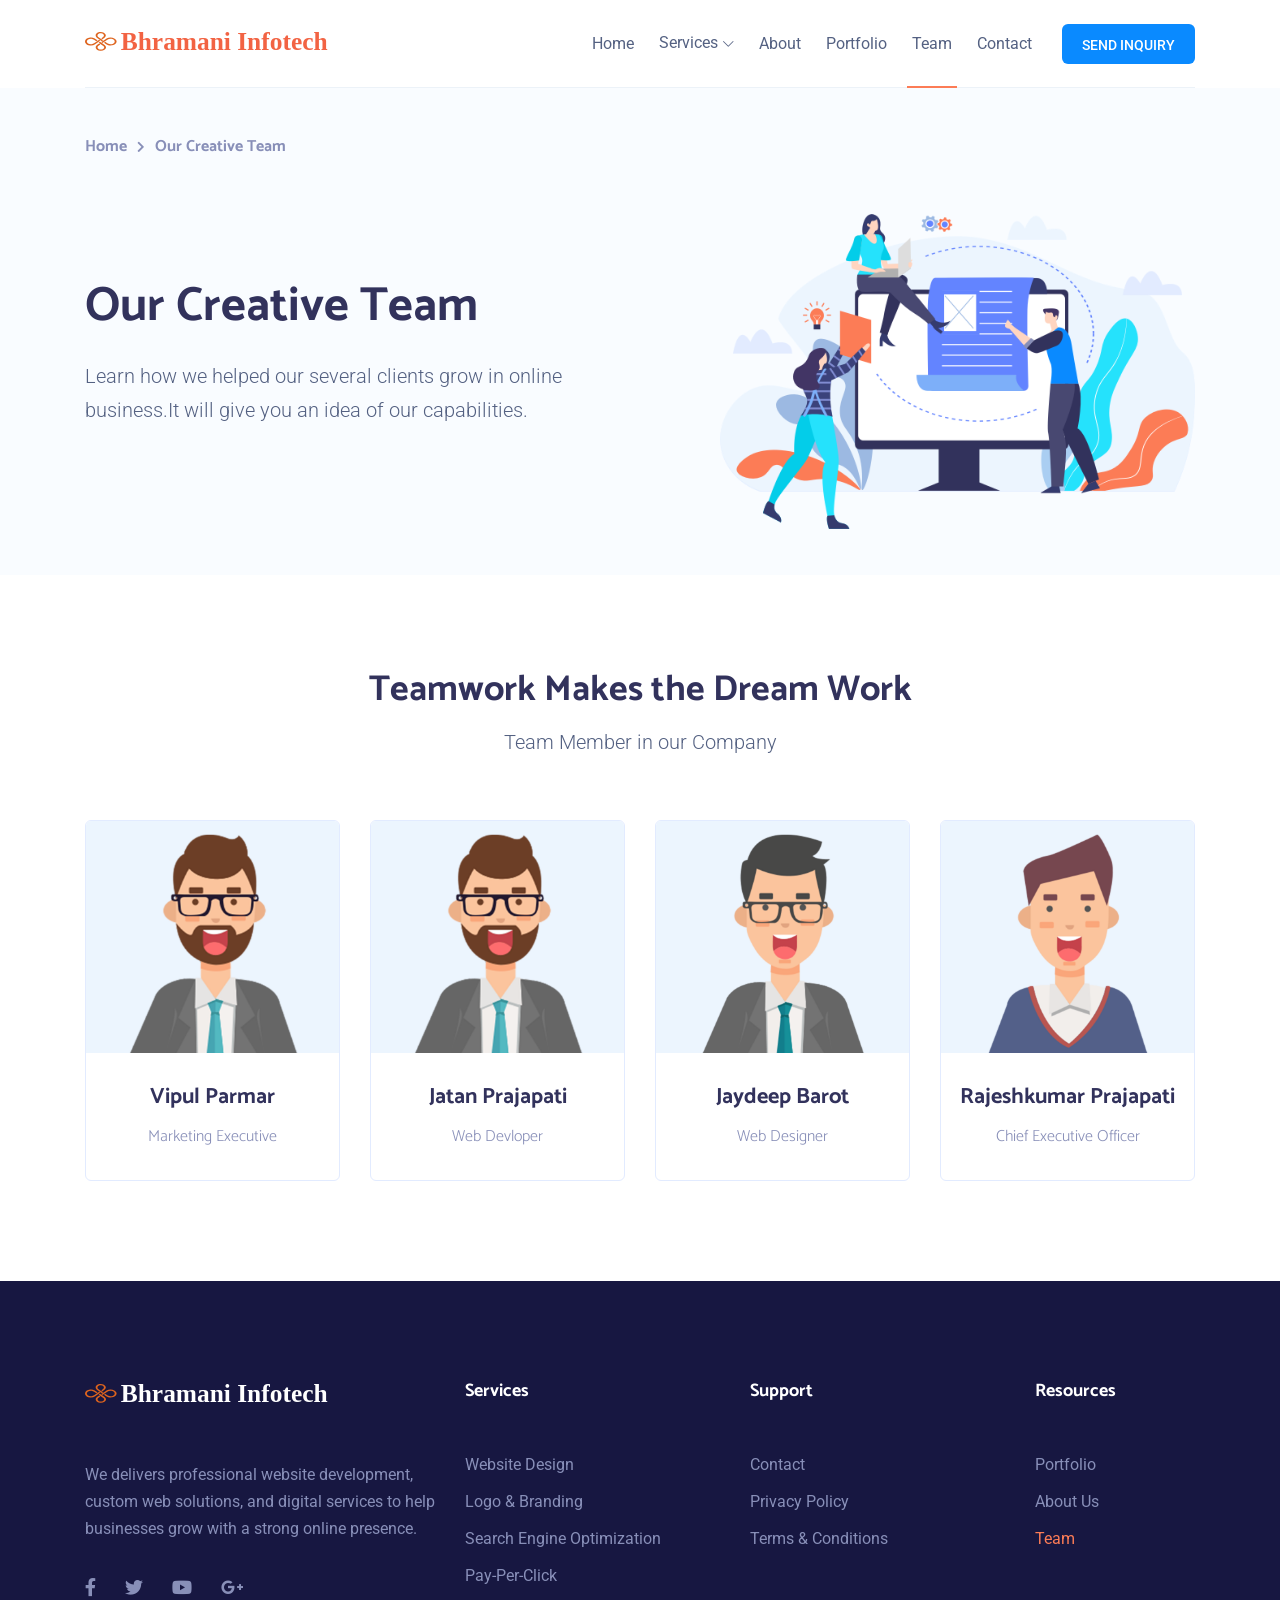
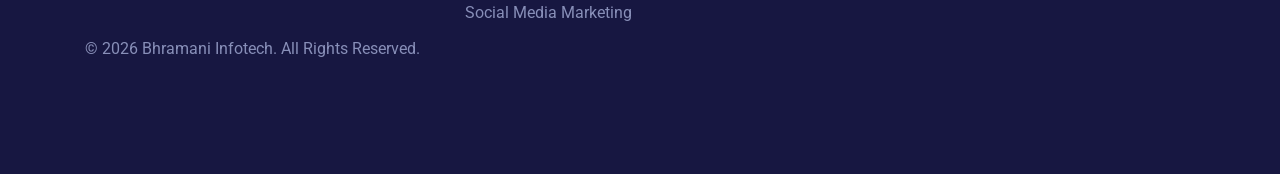
<file: team.html>
<!DOCTYPE html>
<html class="no-js" lang="zxx">
<meta charset="utf-8">
    <meta name="author" content="">
    <meta name="description" content="">
    <meta name="keywords" content="">

    <!-- Mobile specific metas -->
    <meta http-equiv="X-UA-Compatible" content="IE=edge">
    <meta name="viewport" content="width=device-width, initial-scale=1, shrink-to-fit=no">

    <!-- Twitter -->
	<meta name="twitter:card" content="summary_large_image">
	<meta name="twitter:site" content="">
	<meta name="twitter:creator" content="">
	<meta name="twitter:title" content="">
	<meta name="twitter:description" content="">
	<meta name="twitter:image" content="">
	<!-- Facebook -->
	<meta property="og:url" content="">
	<meta property="og:title" content="">
	<meta property="og:description" content="">
	<meta property="og:type" content="website">
	<meta property="og:image" content="">
	<meta property="og:image:secure_url" content="">
	<meta property="og:image:type" content="image/png">
	<meta property="og:image:width" content="1200">
	<meta property="og:image:height" content="630">

    <!-- Page Title -->
    <title>Team</title>

    <!-- links for favicon -->
    <link rel="apple-touch-icon" sizes="57x57" href="assets/favicon/favicon.svg">
    <link rel="apple-touch-icon" sizes="60x60" href="assets/favicon/favicon.svg">
    <link rel="apple-touch-icon" sizes="72x72" href="assets/favicon/favicon.svg">
    <link rel="apple-touch-icon" sizes="76x76" href="assets/favicon/favicon.svg">
    <link rel="apple-touch-icon" sizes="114x114" href="assets/favicon/favicon.svg">
    <link rel="apple-touch-icon" sizes="120x120" href="assets/favicon/favicon.svg">
    <link rel="apple-touch-icon" sizes="144x144" href="assets/favicon/favicon.svg">
    <link rel="apple-touch-icon" sizes="152x152" href="assets/favicon/favicon.svg">
    <link rel="apple-touch-icon" sizes="180x180" href="assets/favicon/favicon.svg">
    <link rel="icon" type="image/png" sizes="192x192" href="assets/favicon/favicon.svg">
    <link rel="icon" type="image/png" sizes="32x32" href="assets/favicon/favicon.svg">
    <link rel="icon" type="image/png" sizes="96x96" href="assets/favicon/favicon.svg">
    <link rel="icon" type="image/png" sizes="16x16" href="assets/favicon/favicon.svg">
    <link rel="manifest" href="assets/favicon/manifest.json">
    <meta name="msapplication-TileColor" content="#ffffff">
    <meta name="msapplication-TileImage" content="assets/favicon/favicon.svg">
    <meta name="theme-color" content="#ffffff">

    <!-- Icon fonts -->
    <link href="https://fonts.googleapis.com/css?family=Roboto:300,400,500,500i,700,700i,900" rel="stylesheet">
    <link rel="stylesheet" type="text/css" href="assets/css/fontawesome-all.min.css">

    <!-- css links -->
    <!-- Bootstrap link -->
    <link rel="stylesheet" href="assets/css/vendor/bootstrap.min.css">

    <!-- Owl Carousel -->
    <link rel="stylesheet" type="text/css" href="assets/css/vendor/owl.carousel.min.css">
    <link rel="stylesheet" type="text/css" href="assets/css/vendor/owl.theme.default.min.css">

    <!-- Magnific popup -->
    <link rel="stylesheet" type="text/css" href="assets/css/vendor/magnific-popup.css">

    <!-- Custom styles -->
    <link rel="stylesheet" type="text/css" href="assets/css/main.css">

<body>

<!-- Header starts -->
<header class="page-header">
    <div class="container">
        <nav class="navbar navbar-expand-lg align-items-center">
            <a class="navbar-brand" href="index.html">
                <img src="assets/images/brand-logo.svg" alt="Bhramani Infotech logo">
            </a>
            <!-- End of .navbar-brand -->

            <button class="navbar-toggler" type="button" data-bs-toggle="collapse" data-bs-target="#custom-navbar"
                aria-controls="custom-navbar" aria-expanded="false" aria-label="Toggle navigation">
                <span class="custom-toggler-icon"></span>
                <span class="custom-toggler-icon"></span>
                <span class="custom-toggler-icon"></span>
            </button>
            <!-- End of .navbar-toggler -->

            <div class="collapse navbar-collapse" id="custom-navbar">
                  <ul class="navbar-nav ml-auto align-items-center dynamic-nav">
					<li class="nav-item">
                        <a href="index.html" class="nav-link">Home</a>
                    </li>
                    <li class="nav-item has-dropdown">
                        <a href="#" class="nav-link">Services</a>
                        <ul class="submenu">
                            <li><a href="website-design.html">Website Design</a></li>
                            <li><a href="logo-and-branding.html">Logo &amp; Branding </a></li>
                            <li><a href="search-engine-optimization.html">Search Engine Optimization</a></li>
                            <li><a href="pay-per-click.html">Pay-Per-Click</a></li>
                            <li><a href="social-media-marketing.html">Social Media Marketing</a></li>
                        </ul>
                    </li>
                    <li class="nav-item">
                        <a href="about.html" class="nav-link">About</a>
                    </li>
                    <li class="nav-item">
                        <a href="portfolio.html" class="nav-link">Portfolio</a>
                    </li>
                    
                    <li class="nav-item">
                        <a href="team.html" class="nav-link">Team</a>
                    </li>
                    
                    
                    <li class="nav-item">
                        <a href="contact.html" class="nav-link">Contact</a>
                    </li>
                    <li class="nav-item">
                        <a href="#" class="custom-btn btn-small" data-bs-toggle="modal" data-bs-target="#quote-modal">Send Inquiry</a>
                    </li>
                </ul>
            </div>
            <!-- End of .navbar-nav -->
        </nav>
    </div>
    <!-- End of .container -->
</header>
<!-- End of .page-header -->

<!-- banner starts -->
<div class="banner d-flex align-items-center light-grey-bg">
    
    <!-- Breadcrumb starts -->
    <nav class="breadcrumb-wrapper" aria-label="breadcrumb">
        <div class="container">
            <ol class="breadcrumb">
                <li class="breadcrumb-item"><a href="#">Home</a></li>
                <li class="breadcrumb-item active" aria-current="page">Our Creative Team</li>
            </ol>
        </div>
    </nav>
    

    <div class="container">
        <div class="row no-gutters align-items-center">
            <div class="col-lg-6 text-center text-lg-left">
                <h1>Our Creative Team</h1>
                <p class="larger-txt">Learn how we helped our several clients grow in online <br>business.It will give you an idea of our capabilities.</p>
                
            </div>
            <!-- End of .col-lg-5 -->

            <div class="col-lg-6">
                <div class="img-container text-center text-lg-right">
                    <img src="assets/images/banner/team-banner.png" alt="Team banner image" class="img-fluid">
                </div>
                <!-- End of .img-container -->
            </div>
            <!-- End of .col-lg-7 -->
        </div>
        <!-- End of .row -->
    </div>
    <!-- End of .container -->
</div>
<!-- End of .banner -->

<section class="team section-gap " id="cynic-team" data-scroll-offset="75" data-scroll-offset-mobile="75">
    <div class="container">
        <h2 class="section-title text-center">Teamwork Makes the Dream Work</h2>
        <p class="larger-txt text-center">Team Member in our Company</p>

       <div class="grid-wrapper">
            <div class="row">
                <div class="col-md-3">
                    <a href="team.html" class="img-card team-card text-center" data-bs-toggle="modal">
    <img src="assets/images/team/team-member-1.png" alt="team member" class="img-fluid">
    <h4>
        <span>Vipul Parmar</span>Marketing Executive</h4>
</a>
<!-- End of .img-card -->
                </div>
                

                <div class="col-md-3">
                     <a href="team.html" class="img-card team-card text-center" data-bs-toggle="modal">
    <img src="assets/images/team/team-member-1.png" alt="team member" class="img-fluid">
    <h4>
        <span>Jatan Prajapati</span> Web Devloper</h4>
</a>

                </div>
               <div class="col-md-3">
                    <a href="team.html" class="img-card team-card text-center" data-bs-toggle="modal" >
    <img src="assets/images/team/team-member-3.png" alt="team member" class="img-fluid">
    <h4>
        <span>Jaydeep Barot</span> Web Designer</h4>
</a>

                </div>
               <div class="col-md-3">
                    <a href="team.html" class="img-card team-card text-center" data-bs-toggle="modal" >
    <img src="assets/images/team/team-member-5.png" alt="team member" class="img-fluid">
    <h4>
        <span>Rajeshkumar Prajapati</span>Chief Executive Officer</h4>
</a>
<!-- End of .img-card -->
                </div>
            

                
                    
                
            </div>
            <!-- End of .row -->
        </div>
        <!-- End of .grid-wrapper -->
    </div>
    <!-- End of .container -->
</section>
<!-- End of .team -->



<!-- footer starts -->
<footer class="page-footer dark-footer-bg">
    <div class="container">
        <div class="row">
            <div class="col-lg-4">
                <div class="footer-widget widget-about">
                    <a href="index.html"><img class="footer-logo" src="assets/images/footer-logo.svg" alt="footer logo"
                            height="16"></a>
                    <p>We delivers professional website development, custom web solutions, and digital services to help businesses grow with a strong online presence.</p>
                    <ul class="social-icons">
                        <li>
                            <a href="http://www.facebook.com/" target="_blank" rel="noopener">
                                <i class="fab fa-facebook-f"></i>
                            </a>
                        </li>
                        <li>
                            <a href="http://twitter.com/" target="_blank" rel="noopener">
                                <i class="fab fa-twitter"></i>
                            </a>
                        </li>
                        <li>
                            <a href="http://youtube.com/" target="_blank" rel="noopener">
                                <i class="fab fa-youtube"></i>
                            </a>
                        </li>
                        <li>
                            <a href="http://plus.google.com/discover" target="_blank" rel="noopener">
                                <i class="fab fa-google-plus-g"></i>
                            </a>
                        </li>
                    </ul>
                    <!-- End of .social-icons -->
                  <p class="copywrite-txt">© 2026 <a href="http://www.Bhramaniinfotech.com/">Bhramani Infotech</a>. All Rights
                        Reserved.</p>
                </div>
            </div>

            <div class="col-lg-3">
                <div class="footer-widget">
                    <h5 class="footer-nav-title">Services</h5>
                    <ul class="footer-nav dynamic-nav">
                        <li><a href="website-design.html">Website Design</a></li>
                        <li><a href="logo-and-branding.html">Logo &amp; Branding </a></li>
                       
                        <li><a href="search-engine-optimization.html">Search Engine Optimization</a></li>
                        <li><a href="pay-per-click.html">Pay-Per-Click</a></li>
                        <li><a href="social-media-marketing.html">Social Media Marketing</a></li>
                    </ul>
                </div>
            </div>
            <!-- End of .col-lg-2 -->

            <div class="col-lg-3">
                <div class="footer-widget">
                    <h5 class="footer-nav-title">Support</h5>
                    <ul class="footer-nav dynamic-nav">
                        <li><a href="contact.html">Contact</a></li>
                        <li><a href="#">Privacy Policy</a></li>
                        <li><a href="#">Terms &amp; Conditions</a></li>
                    </ul>
                </div>
            </div>
            <!-- End of .col-lg-2 -->

            <div class="col-lg-2">
                <div class="footer-widget">
                   <h5 class="footer-nav-title">Resources</h5>
                    <ul class="footer-nav dynamic-nav">
                        <li><a href="portfolio.html">Portfolio</a></li>
                    
                        <li><a href="about.html">About Us</a></li>
                        <li><a href="team.html">Team</a></li>
                       
                    </ul>
                </div>
            </div>
            <!-- End of .col-lg-2 -->
        </div>
        <!-- End of .row -->
    </div>
    <!-- End of .container -->
</footer>

<!-- End of .page-footer -->

<div class="modal fade team-modal" id="team-modal" tabindex="-1" role="dialog" aria-hidden="true">
    <div class="modal-dialog modal-dialog-centered" role="document">
        <div class="modal-content">
            <div class="modal-header">
                <button type="button" class="close" data-bs-dismiss="modal" aria-label="Close">
                    <i class="fas fa-times"></i>
                </button>
                <!-- End of .close -->
            </div>
            <!-- End of .modal-header -->

            <div class="modal-body text-center">
                <img src="assets/images/team/team-modal-img.png" alt="team modal image" class="img-fluid modal-feat-img">
                <div class="modal-title">
                    <h4>Steve Johnson
                        <span>Chief Exicutive Officer</span>
                    </h4>
                </div>
                <!-- End of .modal-title -->
                <p>To be fair, in certain contexts, your professional bio does need to be more formal, like Mr. Erickson's up there. But in many cases, writing a bio that's readable  even conversational is actually a really good thing. But once created, this bio should represent who you are in the eyes.</p>

                <ul class="social-icons">
                    <li>
                        <a href="http://www.behance.net/" target="_blank" rel="noopener">
                            <i class="fab fa-behance"></i>
                        </a>
                    </li>
                    <li>
                        <a href="http://twitter.com/" target="_blank" rel="noopener">
                            <i class="fab fa-twitter"></i>
                        </a>
                    </li>
                    <li>
                        <a href="http://plus.google.com/discover" target="_blank" rel="noopener">
                            <i class="fab fa-google-plus-g"></i>
                        </a>
                    </li>
                    <li>
                        <a href="http://dribbble.com/" target="_blank" rel="noopener">
                            <i class="fab fa-dribbble"></i>
                        </a>
                    </li>
                </ul>
                <!-- End of .social-icons -->
            </div>
            <!-- End of .modal-body -->
        </div>
        <!-- End of .modal-content -->
    </div>
    <!-- End of .modal-dialog -->
</div>
<!-- End of .team-modal -->

<!-- Javascripts -->

<!-- jQuery -->
<script src="assets/js/vendor/jquery.min.js"></script>
<script src="assets/js/vendor/jquery-migrate.min.js"></script>

<!-- jQuery Easing Plugin -->
<script src="assets/js/vendor/easing-1.3.js"></script>
<!-- Bootstrap js -->
<script src="assets/js/vendor/bootstrap.bundle.min.js"></script>
<script src="assets/js/vendor/isotope.pkgd.min.js"></script>

<!-- jQuery progressbar plugin -->
<script src="assets/js/vendor/jquery.waypoints.min.js"></script>
<script src="assets/js/vendor/jquery.counterup.min.js"></script>
<!-- ImagesLoaded js -->
<script src="assets/js/vendor/imagesloaded.pkgd.min.js"></script>
<!-- Owl carousel js -->
<script src="assets/js/vendor/owl.carousel.min.js"></script>
<!-- Magnific popup -->
<script src="assets/js/vendor/jquery.magnific-popup.min.js"></script>
<!-- Plugins -->
<script src="assets/js/plugins.js"></script>
<!-- Custom Script -->
<script src="assets/js/main.min.js"></script>

</body>


</html>
</file>
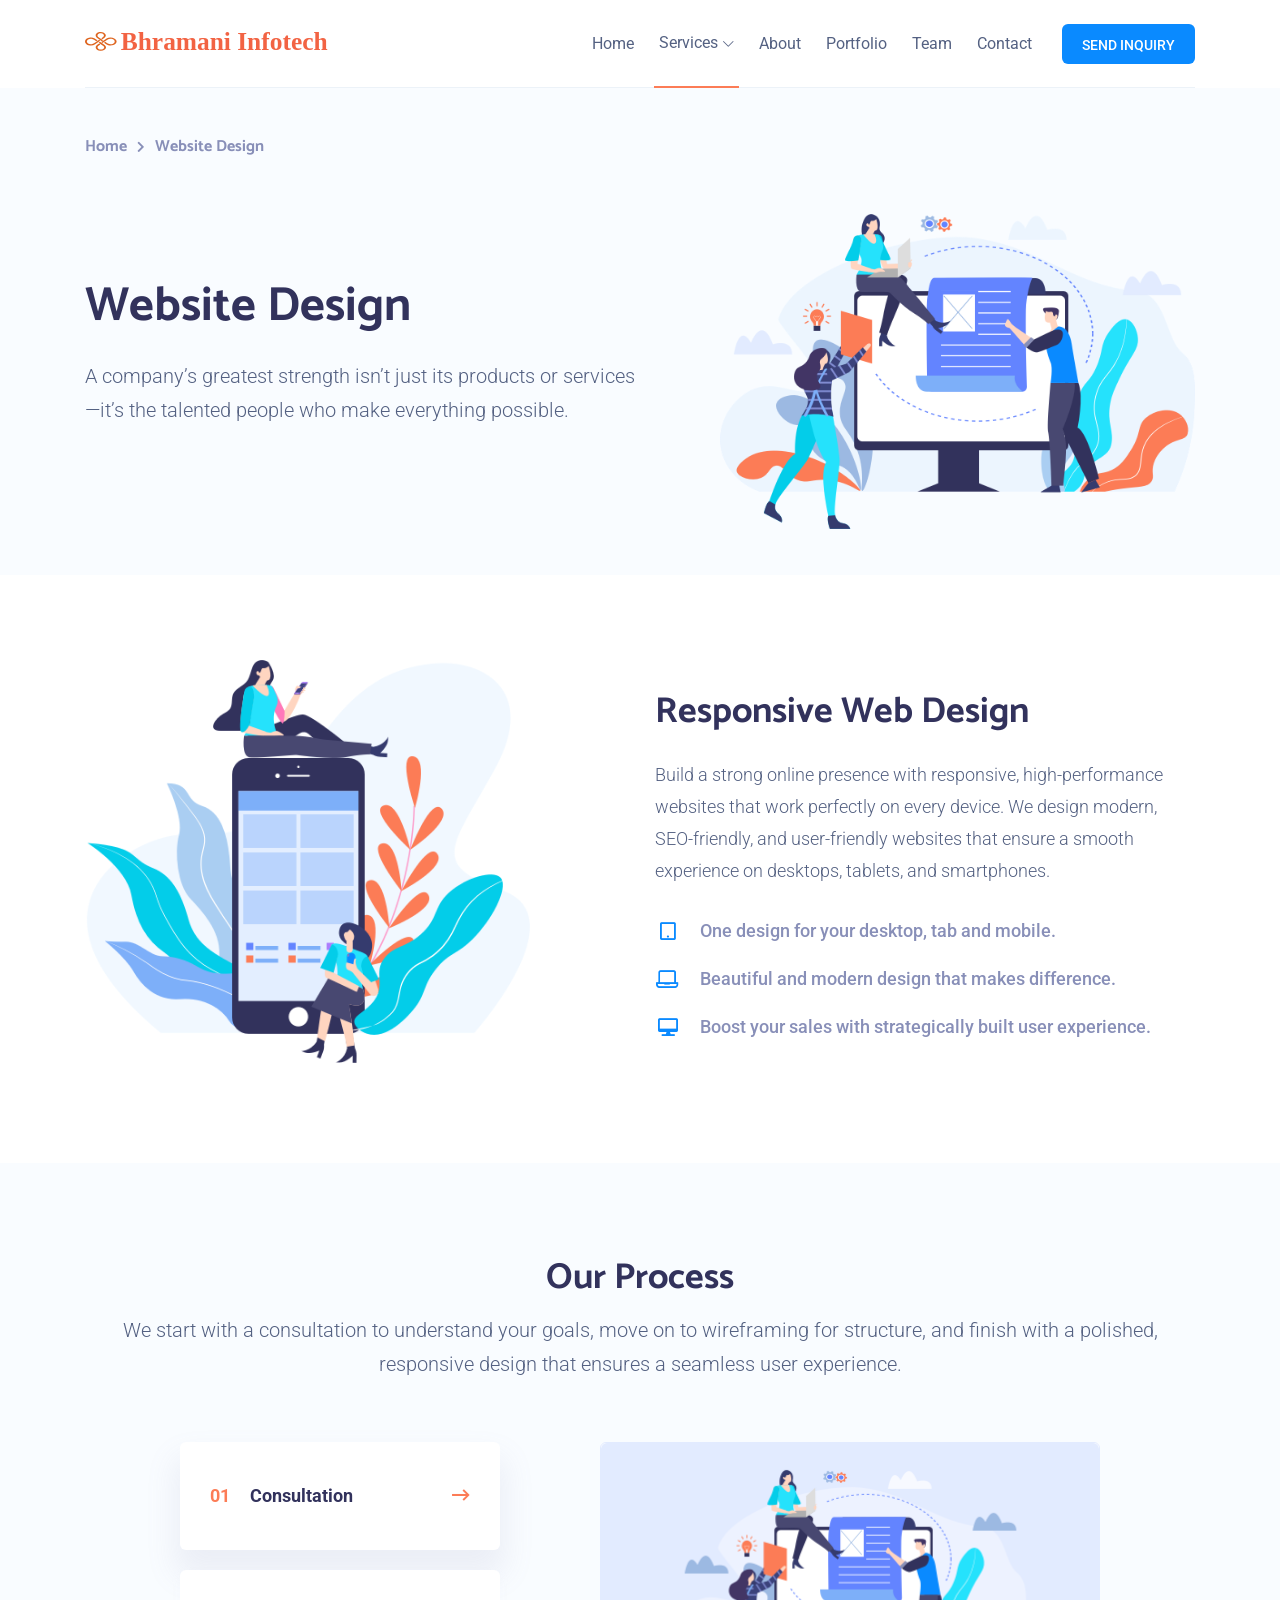
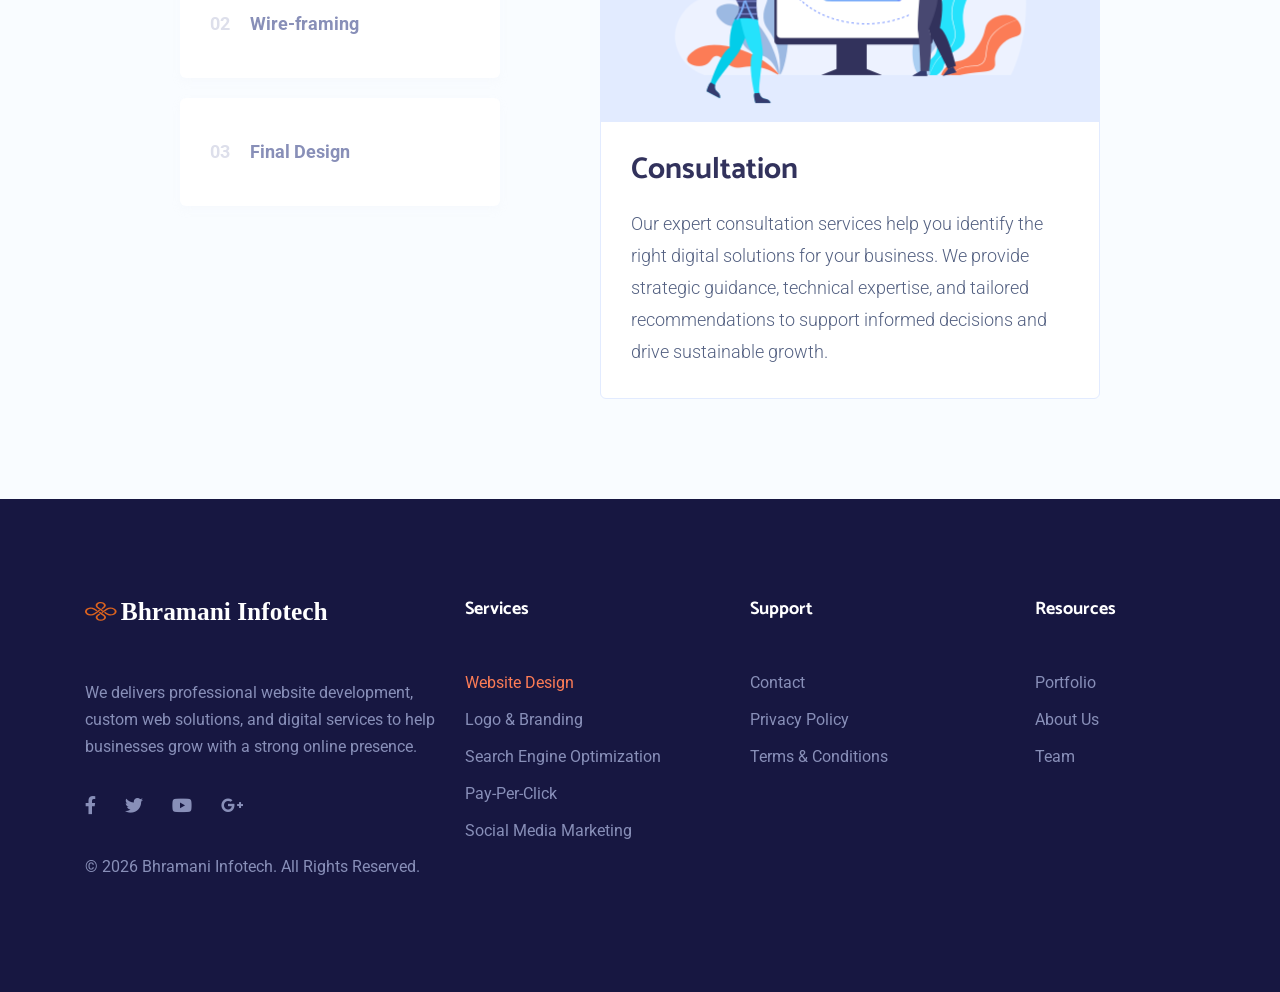
<file: website-design.html>
<!DOCTYPE html>
<html class="no-js" lang="zxx">

   
<meta charset="utf-8">
    <meta name="author" content="">
    <meta name="description" content="">
    <meta name="keywords" content="">

    <!-- Mobile specific metas -->
    <meta http-equiv="X-UA-Compatible" content="IE=edge">
    <meta name="viewport" content="width=device-width, initial-scale=1, shrink-to-fit=no">

    <!-- Twitter -->
	<meta name="twitter:card" content="summary_large_image">
	<meta name="twitter:site" content="">
	<meta name="twitter:creator" content="">
	<meta name="twitter:title" content="">
	<meta name="twitter:description" content="">
	<meta name="twitter:image" content="">
	<!-- Facebook -->
	<meta property="og:url" content="">
	<meta property="og:title" content="">
	<meta property="og:description" content="">
	<meta property="og:type" content="website">
	<meta property="og:image" content="">
	<meta property="og:image:secure_url" content="">
	<meta property="og:image:type" content="image/png">
	<meta property="og:image:width" content="1200">
	<meta property="og:image:height" content="630">

    <!-- Page Title -->
    <title>Website-Design</title>

    <!-- links for favicon -->
    <link rel="apple-touch-icon" sizes="57x57" href="assets/favicon/favicon.svg">
    <link rel="apple-touch-icon" sizes="60x60" href="assets/favicon/favicon.svg">
    <link rel="apple-touch-icon" sizes="72x72" href="assets/favicon/favicon.svg">
    <link rel="apple-touch-icon" sizes="76x76" href="assets/favicon/favicon.svg">
    <link rel="apple-touch-icon" sizes="114x114" href="assets/favicon/favicon.svg">
    <link rel="apple-touch-icon" sizes="120x120" href="assets/favicon/favicon.svg">
    <link rel="apple-touch-icon" sizes="144x144" href="assets/favicon/favicon.svg">
    <link rel="apple-touch-icon" sizes="152x152" href="assets/favicon/favicon.svg">
    <link rel="apple-touch-icon" sizes="180x180" href="assets/favicon/favicon.svg">
    <link rel="icon" type="image/png" sizes="192x192" href="assets/favicon/favicon.svg">
    <link rel="icon" type="image/png" sizes="32x32" href="assets/favicon/favicon.svg">
    <link rel="icon" type="image/png" sizes="96x96" href="assets/favicon/favicon.svg">
    <link rel="icon" type="image/png" sizes="16x16" href="assets/favicon/favicon.svg">
    <link rel="manifest" href="assets/favicon/manifest.json">
    <meta name="msapplication-TileColor" content="#ffffff">
    <meta name="msapplication-TileImage" content="assets/favicon/favicon.svg">
    <meta name="theme-color" content="#ffffff">

    <!-- Icon fonts -->
    <link href="https://fonts.googleapis.com/css?family=Roboto:300,400,500,500i,700,700i,900" rel="stylesheet">
    <link rel="stylesheet" type="text/css" href="assets/css/fontawesome-all.min.css">

    <!-- css links -->
    <!-- Bootstrap link -->
    <link rel="stylesheet" href="assets/css/vendor/bootstrap.min.css">

    <!-- Owl Carousel -->
    <link rel="stylesheet" type="text/css" href="assets/css/vendor/owl.carousel.min.css">
    <link rel="stylesheet" type="text/css" href="assets/css/vendor/owl.theme.default.min.css">

    <!-- Magnific popup -->
    <link rel="stylesheet" type="text/css" href="assets/css/vendor/magnific-popup.css">

    <!-- Custom styles -->
    <link rel="stylesheet" type="text/css" href="assets/css/main.css">

<body>

<!-- Header starts -->
<header class="page-header">
    <div class="container">
        <nav class="navbar navbar-expand-lg align-items-center">
            <a class="navbar-brand" href="index.html">
                <img src="assets/images/brand-logo.svg" alt="Bhramani Infotech logo">
            </a>
            <!-- End of .navbar-brand -->

            <button class="navbar-toggler" type="button" data-bs-toggle="collapse" data-bs-target="#custom-navbar"
                aria-controls="custom-navbar" aria-expanded="false" aria-label="Toggle navigation">
                <span class="custom-toggler-icon"></span>
                <span class="custom-toggler-icon"></span>
                <span class="custom-toggler-icon"></span>
            </button>
            <!-- End of .navbar-toggler -->

            <div class="collapse navbar-collapse" id="custom-navbar">
                  <ul class="navbar-nav ml-auto align-items-center dynamic-nav">
					<li class="nav-item">
                        <a href="index.html" class="nav-link">Home</a>
                    </li>
                    <li class="nav-item has-dropdown">
                        <a href="#" class="nav-link">Services</a>
                        <ul class="submenu">
                            <li><a href="website-design.html">Website Design</a></li>
                            <li><a href="logo-and-branding.html">Logo &amp; Branding </a></li>
                            <li><a href="search-engine-optimization.html">Search Engine Optimization</a></li>
                            <li><a href="pay-per-click.html">Pay-Per-Click</a></li>
                            <li><a href="social-media-marketing.html">Social Media Marketing</a></li>
                        </ul>
                    </li>
                    <li class="nav-item">
                        <a href="about.html" class="nav-link">About</a>
                    </li>
                    <li class="nav-item">
                        <a href="portfolio.html" class="nav-link">Portfolio</a>
                    </li>
                    
                    <li class="nav-item">
                        <a href="team.html" class="nav-link">Team</a>
                    </li>
                    
                    
                    <li class="nav-item">
                        <a href="contact.html" class="nav-link">Contact</a>
                    </li>
                    <li class="nav-item">
                        <a href="#" class="custom-btn btn-small" data-bs-toggle="modal" data-bs-target="#quote-modal">Send Inquiry</a>
                    </li>
                </ul>
            </div>
            <!-- End of .navbar-nav -->
        </nav>
    </div>
    <!-- End of .container -->
</header>
<div class="banner d-flex align-items-center light-grey-bg">
  <nav class="breadcrumb-wrapper" aria-label="breadcrumb">
    <div class="container">
      <ol class="breadcrumb">
        <li class="breadcrumb-item"><a href="#">Home</a></li>
        <li class="breadcrumb-item active" aria-current="page">Website Design</li>
      </ol>
    </div>
  </nav>
  <div class="container">
    <div class="row no-gutters align-items-center">
      <div class="col-lg-6 text-center text-lg-left">
        <h1>Website Design</h1>
        <p class="larger-txt">A company’s greatest strength isn’t just its products or services—it’s the talented people who make everything possible.</p>
      </div>
      <div class="col-lg-6">
        <div class="img-container text-center text-lg-right"> <img src="assets/images/banner/website-design-banner.png" alt="Banner image" class="img-fluid"> </div>
      </div>
    </div>
  </div>
</div>
<section class="features section-gap" id="cynic-about" data-scroll-offset="165">
    <div class="container">

        
            <div class="features-grid">
                <div class="row align-items-center">
                    <div class="col-lg-5 text-center text-lg-left">
                        <div class="img-container">
                            <img src="assets/images/features/features-img-3.png" alt="Responsive Web Design" class="img-fluid">
                            
                        </div>
                    </div>
                    <div class="col-lg-6 offset-lg-1">
                        <div class="features-content">
                            <h2 class="section-title">Responsive Web Design</h2>
                            <p>Build a strong online presence with responsive, high-performance websites that work perfectly on every device. We design modern, SEO-friendly, and user-friendly websites that ensure a smooth experience on desktops, tablets, and smartphones.</p>
                            

                            
                                <ul class="feature-list">
                                    <li><i class="far fa-tablet"></i>One design for your desktop, tab and mobile.</li>
                                    <li><i class="far fa-laptop"></i>Beautiful and modern design that makes difference.</li>
                                    <li><i class="far fa-desktop-alt"></i>Boost your sales with strategically built user experience.</li>
                                </ul>
                        </div>
                    </div>
                </div>
            </div>
    </div>
</section>
<section class="our-process section-gap light-grey-bg">
    <div class="container">
        <h2 class="section-title text-center">Our Process</h2>
        <p class="larger-txt text-center">We start with a consultation to understand your goals, move on to wireframing for structure, and finish with a polished, responsive design that ensures a seamless user experience.</p>

        <div class="process-tab-container grid-wrapper">
            <div class="row">
                <div class="col-lg-5">
                    <div class="nav nav-pills">
                        
                            <a class="nav-link active" data-bs-toggle="pill" href="#process-tab-1">
                                <span>01</span>
                                 Consultation
                                <i class="fal fa-long-arrow-right"></i>
                            </a>
                        
                            <a class="nav-link " data-bs-toggle="pill" href="#process-tab-2">
                                <span>02</span>
                                Wire-framing
                                <i class="fal fa-long-arrow-right"></i>
                            </a>
                        
                            <a class="nav-link " data-bs-toggle="pill" href="#process-tab-3">
                                <span>03</span>
                                Final Design
                                <i class="fal fa-long-arrow-right"></i>
                            </a>
                        
                    </div>
                </div>
                <div class="col-lg-7">
                    <div class="tab-content">
                        
                            <div class="tab-pane fade show active" id="process-tab-1">
                                <div class="img-card process-card">
                                    <img src="assets/images/process-img/process-img-1.png" alt="..." class="img-fluid">
                                    <div class="process-card-content">
                                        <h3>Consultation</h3>
                                        <p>Our expert consultation services help you identify the right digital solutions for your business. We provide strategic guidance, technical expertise, and tailored recommendations to support informed decisions and drive sustainable growth.</p>
                                    </div>
                                </div>
                            </div>
                        
                            <div class="tab-pane fade " id="process-tab-2">
                                <div class="img-card process-card">
                                    <img src="assets/images/process-img/process-img-2.png" alt="..." class="img-fluid">
                                    <div class="process-card-content">
                                        <h3>Wire-Framing</h3>
                                        <p>We create clear and structured wireframes to map your website or application's layout, user flow, and functionality. This ensures an intuitive user experience and provides a solid foundation before design and development begin.</p>
                                        
                                    </div>
                                </div>
                            </div>
                        
                            <div class="tab-pane fade " id="process-tab-3">
                                <div class="img-card process-card">
                                    <img src="assets/images/process-img/process-img-3.png" alt="..." class="img-fluid">
                                    <div class="process-card-content">
                                        <h3>Final Design</h3>
                                        <p>We transform approved concepts into polished, visually engaging designs that reflect your brand identity. Every detail is refined to deliver a seamless user experience and ensure your website is ready for development</p>
                                    </div>
                                </div>
                            </div>
                    </div>
                </div>
            </div>
        </div>
    </div>
</section>

<div class="modal fade full-width-modal product-modal" id="product-modal" tabindex="-1" role="dialog" aria-hidden="true">
  <div class="modal-dialog modal-dialog-centered" role="document">
    <div class="modal-content">
      <div class="modal-header">
        <button type="button" class="close" data-bs-dismiss="modal" aria-label="Close"> <i class="fas fa-times"></i> </button>
      </div>
      <div class="modal-body">
        <div class="row no-gutters">
          <div class="col-lg-6">
            <div class="modal-img text-center"> <img src="assets/images/products/portfolio-modal.png" alt="product-modal" class="img-fluid"> </div>
          </div>
          <div class="col-lg-6">
            <div class="modal-body__inner-content">
              <h4> <span>Chief Exicutive Officer</span> Creative Web Design </h4>
              <p>In the early years of the commercial web, we were all Web Designers. Digital interactions, at that stage, were not incredibly sophisticated: most websites were structured as a set of individual pages connected to each other via buttons and links.</p>
              <p>In more complex websites and information-heavy systems, the web designer would pair with an Information Architect to make sure content was organized in a way that made for that.</p>
              <a href="about.html" class="hyperlink">Launch Website</a> </div>
          </div>
        </div>
      </div>
    </div>
  </div>
</div>
<!-- Quote modal starts
    ================================= -->
<div class="modal fade full-width-modal quote-modal" id="quote-modal" tabindex="-1" role="dialog" aria-hidden="true">
    <div class="modal-dialog modal-dialog-centered" role="document">
        <div class="modal-content white-bg">
            <div class="modal-header">
                <button type="button" class="close" data-bs-dismiss="modal" aria-label="Close">
                    <i class="fas fa-times"></i>
                </button>
            </div>
            <div class="modal-body d-flex align-items-center justify-content-center text-center">
                <div class="quote-form-wrapper text-center">
                    <h3>Get a Free Quote</h3>
                    <form method="POST" class="quote-form text-center row" action="#">
                        <div class="col-lg-6">
                            <input type="text" name="fname" placeholder="Name">
                        </div>
                        <div class="col-lg-6">
                            <input type="text" name="email" placeholder="Email">
                        </div>

                        <div class="col-lg-6">
                            <input type="text" name="phone" placeholder="Phone">
                        </div>
                        <div class="col-lg-6">
                            <input type="text" name="website" placeholder="Website">
                        </div>
                        <div class="col-lg-12">
                            <textarea placeholder="Message" name="message"></textarea>
                            <button type="submit" class="custom-btn secondary-btn w-100">GET A QUOTE</button>
                            <div class="social-icons-wrapper d-flex justify-content-center">
                                <p>Follow us:</p>
                                <ul class="social-icons">
                                    <li>
                                        <a href="http://www.facebook.com/" target="_blank" rel="noopener">
                                            <i class="fab fa-facebook-f"></i>
                                        </a>
                                    </li>
                                    <li>
                                        <a href="http://twitter.com/" target="_blank" rel="noopener">
                                            <i class="fab fa-twitter"></i>
                                        </a>
                                    </li>
                                    <li>
                                        <a href="http://youtube.com/" target="_blank" rel="noopener">
                                            <i class="fab fa-youtube"></i>
                                        </a>
                                    </li>
                                    <li>
                                        <a href="http://plus.google.com/discover" target="_blank" rel="noopener">
                                            <i class="fab fa-google-plus-g"></i>
                                        </a>
                                    </li>
                                </ul>
                            </div>
                        </div>
                    </form>
                </div>
            </div>
        </div>
    </div>
</div>
<footer class="page-footer dark-footer-bg">
    <div class="container">
        <div class="row">
            <div class="col-lg-4">
                <div class="footer-widget widget-about">
                    <a href="index.html"><img class="footer-logo" src="assets/images/footer-logo.svg" alt="footer logo"
                            height="16"></a>
                    <p>We delivers professional website development, custom web solutions, and digital services to help businesses grow with a strong online presence.</p>
                    <ul class="social-icons">
                        <li>
                            <a href="http://www.facebook.com/" target="_blank" rel="noopener">
                                <i class="fab fa-facebook-f"></i>
                            </a>
                        </li>
                        <li>
                            <a href="http://twitter.com/" target="_blank" rel="noopener">
                                <i class="fab fa-twitter"></i>
                            </a>
                        </li>
                        <li>
                            <a href="http://youtube.com/" target="_blank" rel="noopener">
                                <i class="fab fa-youtube"></i>
                            </a>
                        </li>
                        <li>
                            <a href="http://plus.google.com/discover" target="_blank" rel="noopener">
                                <i class="fab fa-google-plus-g"></i>
                            </a>
                        </li>
                    </ul>
                  <p class="copywrite-txt">© 2026 <a href="http://www.Bhramaniinfotech.com/">Bhramani Infotech</a>. All Rights
                        Reserved.</p>
                </div>
            </div>

            <div class="col-lg-3">
                <div class="footer-widget">
                    <h5 class="footer-nav-title">Services</h5>
                    <ul class="footer-nav dynamic-nav">
                        <li><a href="website-design.html">Website Design</a></li>
                        <li><a href="logo-and-branding.html">Logo &amp; Branding </a></li>
                       
                        <li><a href="search-engine-optimization.html">Search Engine Optimization</a></li>
                        <li><a href="pay-per-click.html">Pay-Per-Click</a></li>
                        <li><a href="social-media-marketing.html">Social Media Marketing</a></li>
                    </ul>
                </div>
            </div>
            <div class="col-lg-3">
                <div class="footer-widget">
                    <h5 class="footer-nav-title">Support</h5>
                    <ul class="footer-nav dynamic-nav">
                        <li><a href="contact.html">Contact</a></li>
                        <li><a href="#">Privacy Policy</a></li>
                        <li><a href="#">Terms &amp; Conditions</a></li>
                    </ul>
                </div>
            </div>
            <div class="col-lg-2">
                <div class="footer-widget">
                    <h5 class="footer-nav-title">Resources</h5>
                    <ul class="footer-nav dynamic-nav">
                        <li><a href="portfolio.html">Portfolio</a></li>
                    
                        <li><a href="about.html">About Us</a></li>
                        <li><a href="team.html">Team</a></li>
                       
                    </ul>
                </div>
            </div>
        </div>
    </div>
</footer>
<script src="assets/js/vendor/jquery.min.js"></script>
<script src="assets/js/vendor/jquery-migrate.min.js"></script>
<script src="assets/js/vendor/easing-1.3.js"></script>
<script src="assets/js/vendor/bootstrap.bundle.min.js"></script>
<script src="assets/js/vendor/isotope.pkgd.min.js"></script>
<script src="assets/js/vendor/jquery.waypoints.min.js"></script>
<script src="assets/js/vendor/jquery.counterup.min.js"></script>
<script src="assets/js/vendor/imagesloaded.pkgd.min.js"></script>
<script src="assets/js/vendor/owl.carousel.min.js"></script>
<script src="assets/js/vendor/jquery.magnific-popup.min.js"></script>
<script src="assets/js/plugins.js"></script>
<script src="assets/js/main.min.js"></script>

</body>


</html>
</file>
<file: assets/css/main.css>
@charset "UTF-8";
/*-- ===============================================

Product: 'Cynic - illustration version for digital agencies'
Version: 2.2 
Author: axilweb
Date Created: Sept 24, 2019

==================================================== --*/
/*-- == Table of contents =====================

( Example: Type 'ctrl+f' and then '1.example' to jump to the
 "example" section. Click 'find' if needed.)
 
1. Base css
2. Form css
3. Header css
4. Banner css
5. Achievements css
6. Services css
7. Features css
8. Projects css
9. Team css
10. Clients css
11. Pricing style
12. Newsletter style
13. News css
14. Reviews css
15. Location css
16. Footer css


================================================== --*/
/* -- Imported Fonts
-------------------------------------- -- */
@import url("https://fonts.googleapis.com/css?family=Catamaran:300,400,500,600,700,800,900|Roboto:300,300i,400,400i,500,500i,700,700i,900,900i");
@-webkit-keyframes fadeInRight {
  0% {
    display: none;
    opacity: 0;
    -webkit-transform: translate(100px);
            transform: translate(100px);
  }
  100% {
    display: block;
    opacity: 1;
    -webkit-transform: translate(0);
            transform: translate(0);
  }
}
@keyframes fadeInRight {
  0% {
    display: none;
    opacity: 0;
    -webkit-transform: translate(100px);
            transform: translate(100px);
  }
  100% {
    display: block;
    opacity: 1;
    -webkit-transform: translate(0);
            transform: translate(0);
  }
}

/*-- Default css --*/
/* -- Base css
-------------------------------------- -- */
/* Classes for colors */
.white-bg {
  background-color: #fff;
}

.color-palette-a {
  color: #03cde9;
}

.color-palette-b {
  color: #fc7c56;
}

.color-palette-c {
  color: #0a8aff;
}

/* Classes for background-color */
.theme-bg-a {
  background-color: #03cde9;
}

.theme-bg-b {
  background-color: #fc7c56;
}

.theme-bg-c {
  background-color: #0a8aff;
}

.theme-bg-d {
  background-color: #6384ff;
}

.typo-dark {
  color: #32325c;
}

.typo-light {
  color: #546182;
}


/* Helper Classes */
.ml-auto {
  margin-left: auto !important;
}
@media only screen and (min-width: 768px) {
  .ml-md-auto {
      margin-left: auto !important;
  }
}

.text-left {
  text-align: left !important;
}

.text-right {
  text-align: right !important;
}

@media only screen and (min-width: 992px) {
  .text-lg-left {
      text-align: left !important;
  }
  .text-lg-right {
      text-align: right !important;
  }
}

@media only screen and (min-width: 768px) {
  .text-md-left {
      text-align: left !important;
  }
  .text-md-right {
      text-align: right !important;
  }
}


/* -- Common css -- */
html {
  font-size: 10px;
}

body {
  font-family: "Roboto", sans-serif;
  font-size: 1.8rem;
  line-height: 3.2rem;
  font-weight: 300;
  color: #546182;
  word-break: break-word;
}

@media screen and (min-width: 1400px) {
  .container {
    max-width: 1260px;
  }
}


.container {
  padding-left: 15px;
  padding-right: 15px;
}

.row {
  margin-left: -15px;
  margin-right: -15px;
}

.row > [class*="col"] {
  padding-left: 15px;
  padding-right: 15px;
}

.row.no-gutters {
  margin-right: 0;
  margin-left: 0;
}

.no-gutters>.col, 
.no-gutters>[class*=col-] {
  padding-right: 0;
  padding-left: 0;
}

a {
  text-decoration: none;
}

img {
  max-width: 100%;
}

.navbar-toggler:focus {
  box-shadow: none;
}

.modal .close {
  background-color: transparent;
}

section,
article,
aside,
main {
  position: relative;
}

figure {
  margin-bottom: 3rem;
}

figcaption {
  font-family: "Roboto", sans-serif;
  font-size: 1.4rem;
  line-height: 1.7;
  color: #888FB8;
  font-weight: 400;
  margin: 2rem 0 0;
  text-align: center;
}

blockquote,
.blockquote {
  font-size: 2rem;
  line-height: 3.4rem;
  color: #546182;
  font-weight: 400;
  padding: 1rem 8rem;
  margin-bottom: 3rem;
}

@media screen and (max-width: 991px) {
  blockquote,
  .blockquote {
    padding: 1rem 2rem;
  }
}

blockquote p,
.blockquote p {
  margin-bottom: 0;
}

blockquote cite,
.blockquote cite {
  font-size: 1.2rem;
  line-height: 2rem;
  font-weight: 400;
}

.section-gap {
  padding: 8.5rem 0;
}

.section-gap-top {
  padding-top: 8.5rem;
}

.section-gap {
  padding-bottom: 8.5rem;
}

.dark-grey-bg h1,
.dark-grey-bg h2,
.dark-grey-bg h3,
.dark-grey-bg h4,
.dark-grey-bg h5,
.dark-grey-bg h6,
.dark-grey-bg p,
.theme-bg-d h1,
.theme-bg-d h2,
.theme-bg-d h3,
.theme-bg-d h4,
.theme-bg-d h5,
.theme-bg-d h6,
.theme-bg-d p {
  color: #fff;
}

.dark-grey-bg {
  background-color: #32325c;
}

.light-grey-bg {
  background-color: #f9fcff;
}

.grey-bg {
  background-color: #e6f2ff;
}

a,
button,
img,
a:focus,
button:focus {
  outline: none;
  border: none;
  -webkit-box-shadow: none;
          box-shadow: none;
}

a,
button {
  -webkit-transition: all .3s;
  transition: all .3s;
}

a:hover {
  color: #0a8aff;
  text-decoration: none;
}

.slick-track {
  display: -webkit-box;
  display: -ms-flexbox;
  display: flex;
  -webkit-box-align: center;
      -ms-flex-align: center;
          align-items: center;
}

.slick-dots {
  display: none !important;
}

.slick-arrow {
  width: 60px;
  height: 30px;
  display: block;
  top: auto;
  bottom: -78px;
  background-color: red;
  -webkit-transition: all .3s;
  transition: all .3s;
  display: none !important;
}

.slick-prev::before,
.slick-next::before {
  display: none;
}

.slick-prev:hover,
.slick-next:hover {
  opacity: .5;
}

h1,
h2,
h3,
h4,
h5,
h6,
.h1,
.h2,
.h3,
.h4,
.h5,
.h6 {
  font-family: "Catamaran", sans-serif;
  color: #32325c;
  font-weight: 700;
  margin-bottom: 3rem;
}

h1 a,
h2 a,
h3 a,
h4 a,
h5 a,
h6 a,
.h1 a,
.h2 a,
.h3 a,
.h4 a,
.h5 a,
.h6 a {
  color: inherit;
}

h1, .h1 {
  font-size: 4.8rem;
  line-height: 5.4rem;
  margin: .3rem 0 1.1rem;
}

.section-title {
  margin: .8rem 0 1.3rem;
}

h2, .h2 {
  font-size: 3.6rem;
  line-height: 4.4rem;
}

h3, .h3 {
  font-size: 3rem;
  line-height: 3.6rem;
}

h4, .h4 {
  font-size: 2.2rem;
  line-height: 2.8rem;
}

h5, .h5 {
  font-size: 1.8rem;
  line-height: 2rem;
}

h6, .h6 {
  font-size: 1.6rem;
  line-height: 2rem;
}

p {
  margin-bottom: .6rem;
}

p.larger-txt {
  font-size: 2rem;
  line-height: 3.4rem;
}

p.smaller-txt {
  font-size: 1.6rem;
  line-height: 2.6rem;
}

.grid-wrapper {
  padding-top: 4rem;
}

.grid-wrapper .custom-btn {
  margin: 3rem auto 1.5rem;
}

.grid-wrapper__small-padding {
  padding-top: 2.2rem;
}

.custom-btn {
  position: relative;
  display: inline-block;
  font-family: "Roboto", sans-serif;
  font-size: 1.6rem;
  line-height: 2.5rem;
  color: #fff;
  text-align: center;
  text-transform: uppercase;
  font-weight: 500;
  background-color: #0a8aff;
  border-radius: 6px;
  padding: 1.8rem 3rem 1.7rem;
  cursor: pointer;
  border: none;
  outline: none;
  -webkit-box-shadow: none;
          box-shadow: none;
  text-decoration: none;
  z-index: 1;
  -webkit-transition: all .5s;
  transition: all .5s;
}

.custom-btn::after {
  content: " ";
  display: block;
  position: absolute;
  top: 0;
  bottom: 0;
  left: 0;
  width: 100%;
  height: 0;
  background: rgba(0, 109, 222, 0.2);
  border-radius: 6px;
  z-index: -1;
  -webkit-transition: inherit;
  transition: inherit;
}

.custom-btn.secondary-btn {
  background-color: #fc7c56;
}

.custom-btn.secondary-btn::after {
  background: rgba(228, 83, 42, 0.2);
}

.custom-btn.btn-small {
  line-height: 2rem;
  padding: 1.1rem 2rem .9rem;
}

.custom-btn:hover {
  text-decoration: none;
  color: #fff;
}

.custom-btn:hover::after {
  height: 100%;
}

.hyperlink {
  font-size: 1.6rem;
  line-height: 1.5;
  color: #0a8aff;
  font-weight: 700;
  text-decoration: none;
  position: relative;
}

.hyperlink::after {
  content: " ";
  position: absolute;
  bottom: 20px;
  left: 1px;
  width: 100px;
  height: 10px;
  display: block;
  background-color: #fc7c56;
  opacity: 0;
  -webkit-transition: all .5s ease-in-out;
  transition: all .5s ease-in-out;
}

.hyperlink:hover {
  text-decoration: none;
  color: #0a8aff;
}

.hyperlink:hover::after {
  bottom: 0;
  opacity: .5;
}

.common-list {
  list-style: none;
  padding-left: 2.5rem;
  margin-bottom: 2.3rem;
}

.common-list li {
  margin-bottom: .8rem;
  position: relative;
}

.common-list li::after {
  content: " ";
  position: absolute;
  top: 1.1rem;
  left: -2.5rem;
  width: 9px;
  height: 9px;
  border-radius: 50%;
  display: block;
  background-color: #0a8aff;
}

.privacy-terms-modal .modal-body img {
  margin-top: 3.5rem;
}

/* -- Form css
-------------------------------------- -- */
::-webkit-input-placeholder {
  color: #888FB8 !important;
  opacity: 1;
  /* Firefox */
}
:-ms-input-placeholder {
  color: #888FB8 !important;
  opacity: 1;
  /* Firefox */
}
::-ms-input-placeholder {
  color: #888FB8 !important;
  opacity: 1;
  /* Firefox */
}
::placeholder {
  color: #888FB8 !important;
  opacity: 1;
  /* Firefox */
}

:-ms-input-placeholder {
  /* Internet Explorer 10-11 */
  color: #888FB8 !important;
  opacity: 1;
}

::-ms-input-placeholder {
  /* Microsoft Edge */
  color: #888FB8 !important;
  opacity: 1;
}

input,
textarea,
select {
  display: block;
  width: 100%;
  font-size: 1.6rem;
  line-height: 2.6rem;
  padding: 1.3rem 2rem;
  color: #546182;
  background: #fff;
  border: 1px solid #e2ebff;
  border-radius: 6px;
  -webkit-transition: all .5s;
  transition: all .5s;
}

input:hover, input:focus,
textarea:hover,
textarea:focus,
select:hover,
select:focus {
  outline: none;
  border-color: #888FB8;
}

textarea {
  min-height: 10rem;
}

.quote-form-wrapper {
  width: 100%;
  max-width: 48rem;
}

.quote-form-wrapper .quote-form {
  margin: 0 -1rem;
}

.quote-form-wrapper .quote-form [class*="col-"] {
  padding: 0 1rem;
}

.quote-form-wrapper .quote-form [class*="col-"] input,
.quote-form-wrapper .quote-form [class*="col-"] textarea {
  margin: 1rem 0;
}

.quote-form-wrapper .quote-form .social-icons-wrapper {
  padding-top: 9px;
}

.quote-form-wrapper .quote-form button {
  margin-top: 1rem;
}

.quote-form-wrapper .social-icons li:hover {
  color: #0a8aff;
}

.form-group {
  margin-bottom: 3rem;
}

.form-group input,
.form-group textarea,
.form-group select {
  margin: 0;
}

.full-width-modal.quote-modal .modal-content {
  padding-top: 117.5px;
  padding-bottom: 115.5px;
  border-radius: 10px;
  margin-left: auto;
  margin-right: auto;
}

.err-msg,
.success-msg {
  font-size: 1.4rem;
  line-height: 20px;
  color: #ff4545;
  font-weight: 400;
  text-align: left;
  margin-top: -4px;
}

.success-msg {
  color: #00af28;
  margin-bottom: 7px;
}

textarea + .err-msg {
  margin-bottom: 7px;
}

.search-form {
  position: relative;
}

.search-form input {
  background-color: #f9fcff;
}

.search-form input:hover, .search-form input:focus {
  border-color: #888FB8;
}

.search-form .search-btn {
  position: absolute;
  top: 0;
  right: 0;
  height: 100%;
  padding: 0 2rem;
  font-size: 1.6rem;
  line-height: 1;
  color: #888FB8;
  background: transparent;
  border-radius: 0 6px 6px 0;
  cursor: pointer;
}

.search-form .search-btn:hover {
  background: #fc7c56;
  color: #fff;
}

/* -- Header css
---------------------------------- -- */
.page-header {
  width: 100%;
  position: fixed;
  top: 0;
  left: 0;
  z-index: 999;
  background: white;
  -webkit-transition: background-color .5s;
  transition: background-color .5s;
}

.page-header.scrolled {
  background-color: transparent;
}

.page-header.scrolled .navbar {
  background-color: rgba(255, 255, 255, 0.97);
  padding: 0 3rem;
  margin-top: 3rem;
  border-radius: 6px;
  -webkit-box-shadow: 0 5px 30px rgba(156, 185, 226, 0.3);
          box-shadow: 0 5px 30px rgba(156, 185, 226, 0.3);
}

.page-header .navbar-brand img {
  height: 3rem;
}

.navbar {
  border-bottom: 1px solid #ecf2f8;
  padding: 0;
  -webkit-transition: all .5s;
  transition: all .5s;
}

.navbar-brand {
  padding: 0;
  line-height: 8.6rem;
}

.navbar-nav li {
  position: relative;
  margin-left: 1.5rem;
}

.navbar-nav li a:not(.custom-btn) {
  display: inline-block;
  font-size: 1.6rem;
  line-height: 2rem;
  color: #546182;
  padding: 3.3rem .5rem;
  font-weight: 400;
  text-decoration: none;
  position: relative;
  word-break: initial;
  white-space: nowrap;
  -webkit-transition: all .5s;
  transition: all .5s;
}

.navbar-nav li a:not(.custom-btn)::before {
  content: " ";
  position: absolute;
  bottom: -1px;
  left: 0;
  display: block;
  width: 0;
  height: .2rem;
  background-color: #fc7c56;
  -webkit-transition: width .5s;
  transition: width .5s;
}

.navbar-nav li a:not(.custom-btn):hover::before, .navbar-nav li a:not(.custom-btn).active::before {
  width: 100%;
}

.navbar-nav li.has-dropdown > a {
  position: relative;
}

.navbar-nav li.has-dropdown > a::after {
  content: "\f078";
  font-family: "Font Awesome 5 Pro";
  font-size: 1.2rem;
  font-weight: 300;
  margin-left: .5rem;
}

@media (min-width: 992px) {
  .navbar-nav li.has-dropdown:hover .submenu {
    visibility: visible;
    opacity: 1;
  }
}

.navbar-nav .custom-btn {
  font-size: 1.4rem;
  margin-left: 1rem;
}

.navbar-nav .submenu {
  position: absolute;
  top: 100%;
  left: 0;
  background: #fff;
  padding: 1.5rem 0;
  border: 1px solid #e6f2ff;
  min-width: 30rem;
  visibility: hidden;
  opacity: 0;
}

@media screen and (min-width: 992px) {
  .navbar-nav .submenu {
    -webkit-transition: all .3s;
    transition: all .3s;
  }
}

@media screen and (max-width: 992px) {
  .navbar-nav .submenu {
    display: none;
  }
}

.navbar-nav .submenu li {
  list-style: none;
  margin: 0;
}

.navbar-nav .submenu li a {
  padding: 1rem 3rem;
}

.navbar-nav .submenu li a::before {
  display: none;
}

.navbar-nav .submenu li a:hover, .navbar-nav .submenu li a.active {
  color: #fc7c56;
}

@media (max-width: 992px) {
  .navbar-nav .submenu {
    position: static;
    visibility: visible;
    opacity: 1;
  }
}

.navbar-toggler {
  margin: 0;
  padding: 0;
  border: none;
  outline: 0;
}

.custom-toggler-icon {
  display: block;
  width: 3rem;
  height: .2rem;
  background-color: #fc7c56;
  margin: .5rem 0;
  -webkit-transition: all .5s;
  transition: all .5s;
}

.navbar button.change .custom-toggler-icon:nth-of-type(1) {
  -webkit-transform: rotate(-45deg) translate(-7px, 5px);
          transform: rotate(-45deg) translate(-7px, 5px);
}

.navbar button.change .custom-toggler-icon:nth-of-type(2) {
  opacity: 0;
}

.navbar button.change .custom-toggler-icon:nth-of-type(3) {
  -webkit-transform: rotate(45deg) translate(-5px, -3px);
          transform: rotate(45deg) translate(-5px, -3px);
}

/* -- Banner css
---------------------------------- -- */
.banner {
  height: 575px;
  padding-top: 16.8rem;
  background-position: center bottom;
  background-repeat: no-repeat;
  background-size: 100% auto;
}

.banner h1 {
  margin: .3rem 0 2.5rem;
}

.banner p {
  margin-bottom: 4rem;
}

.banner .custom-btn {
  margin-bottom: 2rem;
}

.banner img {
  padding-left: 8rem;
}

.home-banner {
  height: 636px;
  padding-top: 8.8rem;
}

.breadcrumb-wrapper {
  position: absolute;
  top: 8.7rem;
  left: 0;
  width: 100%;
}

@media screen and (max-width: 991px) {
  .breadcrumb-wrapper {
    background-color: #e6f2ff;
  }
}

.breadcrumb {
  background: transparent;
  padding: 5rem 0;
  margin: 0;
  color: #888FB8;
}

.breadcrumb li {
  font-family: "Catamaran", sans-serif;
  font-size: 1.6rem;
  line-height: 2rem;
  font-weight: 700;
}

.breadcrumb li:hover {
  color: #fc7c56;
}

.breadcrumb li a {
  color: currentColor;
}

.breadcrumb li.active {
  color: currentColor;
}

@media screen and (max-width: 991px) {
  .breadcrumb {
    padding: 2rem 0;
  }
}

.breadcrumb-item + .breadcrumb-item::before {
  content: "\f054";
  font-family: "Font Awesome 5 Pro";
  font-size: 1.2rem;
  margin: 0 .5rem;
  color: currentColor;
}

/* -- Widgets css -- */
.widget-title {
  font-size: 2.4rem;
  line-height: 2.8rem;
  margin-bottom: 2rem;
}

.widgets-list {
  list-style: none;
  padding-left: 0;
}

.widget {
  margin-bottom: 50px;
}

.widget ul {
  font-size: 1.6rem;
  line-height: 2.7rem;
  color: #546182;
}

.widget li {
  margin-bottom: 1.5rem;
}

.widget a {
  color: inherit;
}

.widget a:hover {
  color: #fc7c56;
}

.widget .media {
  -webkit-box-align: center;
      -ms-flex-align: center;
          align-items: center;
  margin-bottom: 3rem;
}

.widget .media a {
  margin-right: 1rem;
}

.widget .media img {
  width: 100%;
  max-width: 5rem;
  max-height: 5rem;
  -o-object-fit: cover;
     object-fit: cover;
  border-radius: 6px;
}

.widget .media h5, .widget .media h6 {
  margin-bottom: .5rem;
}

/* -- Widgets css -- */
.post-metas {
  display: -webkit-box;
  display: -ms-flexbox;
  display: flex;
  -ms-flex-wrap: wrap;
      flex-wrap: wrap;
  -webkit-box-align: center;
      -ms-flex-align: center;
          align-items: center;
  padding: 0;
  margin-bottom: 3rem;
  list-style: none;
}

.post-metas li {
  font-size: 1.4rem;
  line-height: 2.4rem;
  color: #888FB8;
  font-weight: 400;
  margin-bottom: .6rem;
  margin-right: 3rem;
}

.post-metas li:hover {
  color: #fc7c56;
}

.post-metas li a {
  font-size: inherit;
  line-height: inherit;
  color: inherit;
  display: -webkit-box;
  display: -ms-flexbox;
  display: flex;
  -webkit-box-align: center;
      -ms-flex-align: center;
          align-items: center;
}

.post-metas li i {
  margin-right: .5rem;
}

.post-metas li img {
  width: 3rem;
  height: 3rem;
  border-radius: 100%;
  margin-right: 1rem;
}

.widget .post-metas {
  margin-bottom: 0;
}

.widget .post-metas a {
  display: inline-block;
  font-size: 1.2rem;
  line-height: 1.6rem;
  color: #888FB8;
  font-weight: 400;
  margin-bottom: 1rem;
  margin-right: 1rem;
}

.widget .post-metas a:hover {
  color: #fc7c56;
}

/* -- Achievements css
---------------------------------- -- */
.achievement-extra-padding-bottom {
  padding-bottom: 17.5rem;
}

.counter-block {
  position: relative;
  padding: .5rem 0 1rem;
}

.counter-block::after {
  content: " ";
  position: absolute;
  top: -3rem;
  right: -16px;
  bottom: -3rem;
  width: 2px;
  display: block;
  background: radial-gradient(closest-side, rgba(127, 154, 255, 0), #7f9aff, rgba(127, 154, 255, 0));
}

.counter-block .icon-container {
  margin-right: 3rem;
}

.achievements [class*="col-"]:last-child .counter-block::after {
  display: none;
}

.counter-wrapper {
  font-family: "Catamaran", sans-serif;
  font-size: 1.8rem;
  line-height: 2.4rem;
  color: #fff;
  font-weight: 700;
}

.counter-wrapper br {
  display: none;
}

.counter-wrapper .number {
  font-family: "Roboto", sans-serif;
  font-size: 4.8rem;
  line-height: 5.4rem;
  font-weight: 900;
  margin-bottom: .9rem;
}

/* -- Services css
-------------------------------- -- */
.services {
  padding: 0 14.0625%;
}

@media screen and (max-width: 767px) {
  .services {
    padding: 0 5%;
  }
}

.services .floating-service-wrapper {
  -webkit-transform: translateY(-95px);
          transform: translateY(-95px);
  background: #fff;
  -webkit-box-shadow: 0 5px 50px rgba(156, 185, 226, 0.2);
          box-shadow: 0 5px 50px rgba(156, 185, 226, 0.2);
  border-radius: 6px;
  padding-bottom: 5.5rem;
}

.facilities {
  padding: 1.5rem 3rem 6rem;
}

.facilities > div {
  display: -webkit-box;
  display: -ms-flexbox;
  display: flex;
  -webkit-box-align: start;
      -ms-flex-align: start;
          align-items: flex-start;
  font-family: "Catamaran", sans-serif;
  font-size: 1.6rem;
  line-height: 2.8rem;
  color: #888fb8;
  font-weight: 700;
  margin-bottom: 1.1rem;
  position: relative;
}

.facilities > div i {
  font-size: 1.4rem;
  line-height: 2.6rem;
  color: #0a8aff;
  font-weight: 400;
  margin-right: 1.6rem;
  width: 1.8rem;
  text-align: center;
}

.service-block {
  position: relative;
  display: block;
  margin-top: 1.5rem;
  margin-bottom: 4.5rem;
  padding: 0 15px;
}

.service-block > img {
  margin: 0 1rem 3.6rem;
  max-height: 9rem;
}

.service-block h4, .service-block .h4 {
  margin-bottom: 1.8rem;
  -webkit-transition: all .5s;
  transition: all .5s;
}

.service-block p {
  color: #546182;
}

.service-block .service-overlay {
  position: absolute;
  top: -15px;
  right: 15px;
  min-height: calc(100% + 15px);
  left: 15px;
  border: 2px solid #e6f2ff;
  background: #fff;
  padding: 3rem 0;
  visibility: visible;
  opacity: 1;
  -webkit-transition: all .5s;
  transition: all .5s;
}

.service-block .service-overlay .facilities {
  padding-bottom: 1.5rem;
}

.service-block .service-overlay .facilities img {
  margin-top: .6rem;
  margin-right: 2rem;
}

.service-block:hover h4 {
  color: #0a8aff;
}

.service-block:hover .service-overlay {
  opacity: 1;
  visibility: visible;
}

/* -- Features css
-------------------------------- -- */
.features {
  padding-bottom: .5rem;
}

.features-grid {
  padding-bottom: 9.5rem;
}

.features-grid .img-container {
  position: relative;
}

.features-content .section-title {
  margin-bottom: 2.5rem;
}

.features-content .feature-list {
  margin-top: 3rem;
}

.features-content .hyperlink {
  display: inline-block;
  margin-top: 1.9rem;
}

.features-content p {
  margin-bottom: 3rem;
}

.features-content p:nth-last-of-type(1) {
  margin-bottom: .6rem;
}

.feature-video-popup {
  width: 100px;
  height: 100px;
  display: block;
  position: absolute;
  top: 50%;
  left: 50%;
  background: #0a8aff;
  border-radius: 50%;
  -webkit-transform: translate(-50%, -50%);
          transform: translate(-50%, -50%);
  -webkit-transition: all .5s;
  transition: all .5s;
}

.feature-video-popup::after {
  content: " ";
  display: block;
  position: absolute;
  top: 50%;
  left: 50%;
  -webkit-transform: translate(-50%, -50%);
          transform: translate(-50%, -50%);
  width: 0;
  height: 0;
  margin-left: 4px;
  border-top: 10px solid transparent;
  border-left: 20px solid #fff;
  border-bottom: 10px solid transparent;
}

.feature-video-popup:hover {
  -webkit-box-shadow: 0 5px 20px #9cb9e2;
          box-shadow: 0 5px 20px #9cb9e2;
}

.feature-list {
  list-style: none;
  padding-left: 0;
  margin-bottom: 0;
}

.feature-list li {
  position: relative;
  display: -webkit-box;
  display: -ms-flexbox;
  display: flex;
  -webkit-box-align: start;
      -ms-flex-align: start;
          align-items: flex-start;
  font-size: 1.8rem;
  line-height: 2.8rem;
  color: #888FB8;
  font-weight: 500;
  margin-bottom: 2rem;
}

.feature-list li:last-child {
  margin-bottom: 0;
}

.feature-list li i {
  font-weight: 400;
  color: #0a8aff;
  line-height: 2.8rem;
  width: 2.5rem;
  margin-right: 2rem;
  text-align: center;
}

/* -- Projects css
----------------------------------- -- */
.projects {
  background-position: right bottom;
  background-size: auto;
  background-repeat: no-repeat;
}

.tab-pane {
  width: 100% !important;
  position: relative;
}

.tab-pane .col-slider-2 {
  width: 20%;
}

.item-showcase .custom-btn {
  margin-top: 3.5rem;
  margin-bottom: 1.5rem;
}

.owl-carousel {
  -webkit-transition: height 1s !important;
  transition: height 1s !important;
}

.owl-carousel .owl-dots {
  text-align: center;
  display: none;
}

.owl-carousel .owl-nav .owl-prev,
.owl-carousel .owl-nav .owl-next {
  position: absolute;
  top: 50%;
  left: 8rem;
  opacity: 0;
}

.owl-carousel .owl-nav .owl-next {
  left: auto;
  right: 8rem;
}

.owl-carousel:hover .owl-prev,
.owl-carousel:hover .owl-next {
  opacity: 1;
}

.owl-carousel button.owl-dot {
  width: 10px;
  height: 10px;
  background: #0a8aff;
  display: block;
  border-radius: 50%;
  text-align: center;
  display: inline-block;
  margin: 15px 5px;
  opacity: .5;
}

.owl-carousel button.owl-dot.active {
  opacity: 1;
}

.owl-carousel .owl-item .item {
  padding: 0 2rem;
}

.owl-carousel .img-card {
  max-width: 100%;
}

.projects-carousel .owl-stage-outer {
  text-align: center;
}

.projects-carousel .owl-stage-outer .owl-stage {
  margin: 0 auto;
  text-align: center;
  display: -webkit-inline-box;
  display: -ms-inline-flexbox;
  display: inline-flex;
  width: auto !important;
  overflow: hidden;
}

.btn-filter-wrap {
  margin-bottom: 3.5rem;
}

.modal.product-modal .modal-img {
  padding-right: 5rem;
  height: 100%;
}

.modal.product-modal .modal-img img {
  width: 100%;
  height: 100%;
  -o-object-fit: cover;
     object-fit: cover;
}

@media (max-width: 991px) {
  .modal.product-modal .modal-img {
    padding: 5rem 5rem 0;
  }
}

@media (max-width: 767px) {
  .modal.product-modal .modal-img {
    padding: 0;
  }
}

.modal.product-modal .modal-content {
  padding: 0;
}

.modal.product-modal .modal-body {
  padding: 0;
}

.modal.product-modal .modal-body__inner-content {
  padding: 5rem;
  padding-left: 0;
}

@media (max-width: 991px) {
  .modal.product-modal .modal-body__inner-content {
    padding: 5rem;
  }
}

@media (max-width: 767px) {
  .modal.product-modal .modal-body__inner-content {
    padding: 3rem 1.5rem;
  }
}

.modal.product-modal .modal-body__inner-content h4 {
  margin-bottom: 2rem;
}

.modal.product-modal .modal-body__inner-content h4 span {
  display: block;
  font-size: 1.6rem;
  line-height: 2.7rem;
  color: #546182;
  font-weight: 300;
  margin-bottom: 1rem;
}

/* -- Team css
----------------------------------- -- */
.img-card {
  display: block;
  overflow: hidden;
  border-radius: 6px;
  margin: 15px auto;
  max-width: 40rem;
  border: 1px solid #e2ebff;
  -webkit-transition: all .5s;
  transition: all .5s;
}

.img-card .content {
  padding: 3rem 3rem 1.7rem;
}

.img-card .content h4 {
  padding: 0;
  margin-bottom: 1.7rem;
}

.img-card .content h4 span {
  margin-top: 1.3rem;
}

.img-card .content p {
  margin-bottom: 1.7rem;
}

.img-card > img {
  width: 100%;
}

.img-card h4 {
  font-size: 1.6rem;
  line-height: 2.6rem;
  color: #888FB8;
  font-weight: 300;
  padding: 3rem 15px 3rem;
  margin-bottom: 0;
  border-bottom-left-radius: 5px;
  border-bottom-right-radius: 5px;
}

.img-card h4 span {
  display: block;
  font-size: 2.2rem;
  line-height: 2.8rem;
  font-weight: 700;
  color: #32325c;
  margin-bottom: 1.3rem;
  -webkit-transition: all .3s;
  transition: all .3s;
}

.img-card p {
  color: #546182;
}

.img-card:hover {
  text-decoration: none;
  -webkit-box-shadow: 0 5px 30px rgba(156, 185, 226, 0.3);
          box-shadow: 0 5px 30px rgba(156, 185, 226, 0.3);
}

.img-card:hover h4 span {
  color: #0a8aff;
}

.team-card {
  background-color: #fff;
}

.team-modal .modal-dialog {
  max-width: 42rem;
}

.portfolio-card {
  border: none;
}

.modal .modal-content {
  border: 1px solid #e6f2ff;
  padding: 5rem 3rem 4rem;
  border-radius: 6px;
}

.modal .modal-content .close {
  position: absolute;
  right: 2.5rem;
  top: 2.5rem;
  font-size: 2.4rem;
  color: #546182;
  z-index: 9;
}

.modal .modal-content .close i {
  font-weight: 300;
}

.modal .modal-content .close:hover {
  color: #fc7c56;
}

.modal-title h2 span {
  display: block;
  font-size: 1.6rem;
  line-height: 2.6rem;
  font-weight: 300;
  color: #546182;
  margin-bottom: .7rem;
}

.modal-title .custom-btn {
  margin-top: .5rem;
  margin-bottom: 5rem;
}

.team-modal .modal-body {
  padding: 0;
}

.team-modal .modal-body img {
  max-width: 28rem;
  border-radius: 6px;
}

.team-modal .modal-body p {
  font-size: 1.6rem;
  line-height: 2.7rem;
}

.team-modal .modal-body h4 {
  margin: 2.2rem 0 1.8rem;
  padding-bottom: 1.8rem;
  border-bottom: 1px solid #e6f2ff;
}

.team-modal .modal-body h4 span {
  display: block;
  font-size: 1.6rem;
  line-height: 2.6rem;
  color: #546182;
  font-weight: 300;
  margin-top: 1rem;
}

.team-modal .modal-body .social-icons {
  max-width: 31rem;
  margin-left: auto;
  margin-right: auto;
  margin-bottom: 0;
  margin-top: 2.5rem;
}

.team-modal .modal-body .social-icons a:hover {
  color: #0a8aff;
}

.modal-header {
  border: none;
  padding: 0;
}

.modal-open .modal {
  background-color: #f9fcff;
  padding: 15px !important;
}

/* -- Clients css
---------------------------------------- -- */
.clients {
  padding: 12.5rem 0;
}

.client {
  text-align: center;
  outline: 0;
  border: none;
}

.client img {
  display: inline-block;
  opacity: .4;
  -webkit-transition: all .3s;
  transition: all .3s;
}

.client:hover img {
  opacity: 1;
}

.clients-carousel-wrapper {
  margin: 0 auto;
}

.clients-carousel-wrapper .owl-stage {
  display: -webkit-box;
  display: -ms-flexbox;
  display: flex;
  -webkit-box-align: center;
      -ms-flex-align: center;
          align-items: center;
}

.clients-carousel-wrapper .owl-stage .item img {
  width: auto;
  max-width: 100%;
  margin: 0 auto;
}

.clients-carousel-wrapper .owl-dots {
  display: none;
}

.clients-carousel-wrapper .owl-nav {
  display: none;
}

/* -- Pricing style
---------------------------------- -- */
.pricing {
  background-position: center bottom;
  background-size: 100% auto;
  background-repeat: no-repeat;
}

.pricing-grid-wrapper [class*="col-"]:first-child .pricing-group {
  margin-right: -2px;
}

.pricing-group {
  border: 2px solid #e6f2ff;
  border-radius: 6px;
}

.group-title {
  font-size: 1.4rem;
  line-height: 2.4rem;
  color: #32325c;
  font-weight: 700;
  padding: 1.3rem 15px .9rem;
  background-color: #f1f8ff;
  border-bottom: 2px solid #e6f2ff;
}

.pricing-block {
  display: -webkit-box;
  display: -ms-flexbox;
  display: flex;
  -ms-flex-wrap: wrap;
      flex-wrap: wrap;
  -webkit-box-align: center;
      -ms-flex-align: center;
          align-items: center;
  height: 100%;
  background-color: #fff;
  border-right: 2px solid #e6f2ff;
  padding: 0 0 3rem;
}

.pricing-block.active .price {
  color: #0a8aff;
}

.pricing-block.active .custom-btn {
  opacity: 1;
}

.pricing-block .facilities {
  -webkit-box-flex: 0;
      -ms-flex: 0 0 100%;
          flex: 0 0 100%;
  padding-left: 4rem;
  padding-right: 4rem;
  padding-bottom: 0;
}

.pricing-block .custom-btn {
  -webkit-transition: all 1s;
  transition: all 1s;
}

.pricing-block:hover .custom-btn {
  opacity: 1;
}

.pricing-group {
  margin: 15px 0;
}

.pricing-group [class*="col-"]:nth-last-of-type(1) .pricing-block {
  border: none;
}

.pricing-level {
  -webkit-box-flex: 0;
      -ms-flex: 0 0 100%;
          flex: 0 0 100%;
  max-width: 100%;
  padding: 4rem 15px 1rem;
  margin-bottom: 0;
}

.price {
  font-size: 10rem;
  line-height: 1;
  font-weight: 400;
  color: #fc7c56;
  position: relative;
  display: inline-block;
  margin: 2rem auto;
}

.price sup,
.price sub {
  font-size: 2.4rem;
  line-height: 3.6rem;
  position: absolute;
}

.price sup {
  top: .6rem;
  left: -1.3rem;
}

.price sub {
  bottom: .6rem;
  right: -4rem;
}

/* -- Newsletter style
------------------------------ -- */
.newsletter-form {
  max-width: 67rem;
  margin: 0 auto;
  padding: 2.5rem 0 1.5rem;
}

.newsletter-form input {
  -webkit-box-shadow: 0 20px 30px 0 rgba(156, 185, 226, 0.1);
          box-shadow: 0 20px 30px 0 rgba(156, 185, 226, 0.1);
}

.newsletter-form input:hover, .newsletter-form input:focus {
  border-color: #888FB8;
}

.newsletter-form .custom-btn {
  width: 100%;
  padding: 1.5rem 3rem 1.4rem;
}

.social-icons-wrapper p {
  font-size: 1.8rem;
  line-height: 2.8rem;
  color: #9cb9e2;
  font-weight: 700;
  margin: 1.5rem 0 1rem;
}

.social-icons {
  padding-left: 2rem;
  margin: 1.5rem 0 .8rem;
}

.social-icons li {
  display: inline-block;
  margin-right: 1.5rem;
  color: #9cb9e2;
  -webkit-transition: all .5s;
  transition: all .5s;
}

.social-icons li a {
  font-size: 1.8rem;
  color: currentColor;
  -webkit-transition: none;
  transition: none;
}

.social-icons li:hover {
  color: #fff;
}

.newsletter__white {
  background: #f9fcff;
  border-top: 1px solid #e2ebff;
}

.newsletter__white h2 {
  color: #32325c;
}

.newsletter__white .social-icons li:hover {
  color: #0a8aff;
}

/*-- Comments --*/
.comment-wrapper {
  padding-top: 7rem;
}

@media screen and (max-width: 991px) {
  .comment-wrapper {
    padding-top: 1rem;
  }
}

.comment-box {
  padding-bottom: 3rem;
}

.comment-list {
  padding-left: 0;
  margin-bottom: 3rem;
  list-style: none;
}

.comment-list .comment-list {
  margin-top: 3rem;
  padding-left: 5rem;
}

@media screen and (max-width: 991px) {
  .comment-list .comment-list {
    padding-left: 2rem;
  }
}

.comment {
  margin-bottom: 3rem;
}

.comment .comment-inner {
  display: -webkit-box;
  display: -ms-flexbox;
  display: flex;
  -webkit-box-align: start;
      -ms-flex-align: start;
          align-items: flex-start;
  padding: 3rem;
  border-radius: 6px;
  border: 1px solid #e2ebff;
}

.comment img {
  max-width: 12rem;
  margin-right: 3rem;
  border-radius: 100%;
}

@media screen and (max-width: 991px) {
  .comment img {
    max-width: 5rem;
    margin-right: 1.5rem;
  }
}

.comment h5 {
  margin-bottom: .7rem;
}

.comment p {
  font-size: 1.6rem;
  line-height: 2.7rem;
  color: #546182;
}

.comment .comment-meta-date {
  font-size: 1.2rem;
  line-height: 2.4rem;
  color: #888FB8;
  font-weight: 400;
  margin-left: 1.6rem;
  vertical-align: 1px;
}

.comment .comment-reply-btn a {
  font-family: "Catamaran", sans-serif;
  font-size: 1.6rem;
  line-height: 2rem;
  color: #fc7c56;
  font-weight: 700;
  text-transform: uppercase;
  border-radius: 6px;
}

.comment .comment-reply-btn a:hover {
  color: #0a8aff;
}

.comment-respond {
  padding-top: 7rem;
}

@media screen and (max-width: 991px) {
  .comment-respond {
    padding-top: 2rem;
  }
}

/* -- News css
--------------------------------- -- */
.news-card {
  background-color: #fff;
}

.news-card .read-more {
  font-size: 1.6rem;
  line-height: 3rem;
  color: #546182;
  font-weight: 700;
  max-width: calc(100% - 6rem);
  margin: 0 auto;
  padding: 2rem 0 1.8rem;
  border-top: 1px solid #e6f2ff;
  -webkit-transition: all .3s;
  transition: all .3s;
}

.news-card:hover .read-more {
  color: #0a8aff;
}

.news-card:focus {
  border: 2px solid #e6f2ff;
}

.full-width-modal .modal-dialog {
  max-width: 1170px;
}

.full-width-modal .modal-feat-img {
  margin-bottom: 3.9rem;
}

.full-width-modal h3 {
  margin-top: 0;
  margin-bottom: 1.8rem;
}

.full-width-modal .modal-content {
  padding-top: 3.5rem;
  padding-bottom: 1.7rem;
}

.full-width-modal p {
  margin-bottom: 2.3rem;
}

.blog-info {
  list-style: none;
  padding-left: 0;
  margin-bottom: 4.2rem;
  text-align: center;
}

.blog-info li {
  display: inline-block;
}

.blog-info li,
.blog-info a {
  font-size: 1.6rem;
  line-height: 2.6rem;
  color: #546182;
  text-decoration: none;
  font-weight: 300;
}

.blog-info li:hover,
.blog-info a:hover {
  color: #fc7c56;
}

.blog-info li img,
.blog-info a img {
  vertical-align: -1px;
  margin-right: 1rem;
}

.blog-info li:not(:last-child) {
  margin-right: 2.5rem;
}

/* -- News details css
--------------------------------- -- */
.post-details {
  padding-top: 10rem;
  padding-bottom: 5rem;
}

@media screen and (max-width: 991px) {
  .post-details {
    padding-top: 6rem;
    padding-bottom: 0;
  }
}

@media screen and (max-width: 991px) {
  .post-sidebar {
    padding-top: 3rem;
  }
}

@media screen and (min-width: 992px) {
  .post-sidebar {
    padding-left: 2rem;
  }
}

.article-details p {
  margin-bottom: 3rem;
}

.article-details blockquote,
.article-details .blockquote {
  position: relative;
}

.article-details blockquote p,
.article-details .blockquote p {
  margin-bottom: 0;
}

.article-details blockquote::before,
.article-details .blockquote::before {
  content: "“";
  position: absolute;
  top: -1.5rem;
  left: 5.5rem;
  font-family: "Catamaran", sans-serif;
  font-size: 20rem;
  line-height: 1;
  color: rgba(84, 97, 130, 0.05);
}

figure img {
  border-radius: 6px;
}

/* -- Reviews css
----------------------------- -- */
.customer-reviews {
  background-position: left bottom;
  background-size: auto;
  background-repeat: no-repeat;
}

.review-card {
  max-width: 100%;
  padding: 4rem 3rem 2.4rem;
}

.review-card .media {
  padding-bottom: 4rem;
  margin-bottom: 2.8rem;
  border-bottom: 1px solid #e6f2ff;
}

.review-card .media img {
  margin-right: 4rem;
  border-radius: 100%;
}

.review-card .media h5 {
  margin-bottom: .9rem;
}

.review-card .media p {
  margin-bottom: 0;
  font-size: 1.6rem;
  line-height: 2rem;
  font-style: normal;
  font-weight: 300;
}

.review-card .media a {
  text-decoration: none;
}

.review-card .media a:hover {
  color: #fc7c56;
}

/* -- Location css
----------------------------- -- */
.location {
  background-position: right bottom;
  background-size: auto;
  background-repeat: no-repeat;
}

.nav-tabs {
  padding-top: 1.6rem;
  margin-bottom: 1rem;
  border-bottom: 1px solid #e6f2ff;
}

.nav-tabs .nav-item {
  margin-bottom: 0;
}

.nav-tabs .nav-link {
  font-family: "Catamaran", sans-serif;
  color: #0a8aff;
  font-weight: 700;
  background: transparent;
  border: none;
  padding: 2rem .5rem 3.1rem;
  margin: 0 1.5rem;
  position: relative;
  cursor: pointer;
}

.nav-tabs .nav-link i {
  vertical-align: -2px;
  margin-right: .8rem;
}

.nav-tabs .nav-link::after {
  content: " ";
  position: absolute;
  bottom: 0;
  left: 0;
  width: 0;
  height: 2px;
  display: block;
  background-color: #fc7c56;
  -webkit-transition: all .5s;
  transition: all .5s;
}

.nav-tabs .nav-link:hover, .nav-tabs .nav-link.active, .nav-tabs .nav-link.btn-active, .nav-tabs .nav-link.is-checked {
  color: #fc7c56;
  background: transparent;
}

.nav-tabs .nav-link:hover::after, .nav-tabs .nav-link.active::after, .nav-tabs .nav-link.btn-active::after, .nav-tabs .nav-link.is-checked::after {
  width: 100%;
}

.location-tab-content {
  margin-bottom: 1.5rem;
}

.location-tab-content .tab-pane {
  border-radius: 6px;
  overflow: hidden;
  height: 450px;
  margin-top: 1.5rem;
}

.location-tab-content iframe {
  width: 100%;
  height: 100%;
}

.contact-info {
  padding-top: 2.4rem;
}

.contact-info .info {
  margin-top: 1.5rem;
}

.contact-info a:not(.custom-btn) {
  font-size: 1.8rem;
  color: #546182;
  font-weight: 300;
  text-decoration: none;
  margin-bottom: .6rem;
  display: block;
}

.contact-info a:not(.custom-btn):hover {
  color: #fc7c56;
}

.contact-info .custom-btn {
  margin-bottom: 1.5rem;
}

.contact-form-wrapper {
  margin: 0 auto;
  max-width: 80rem;
}

/*-- Process --*/
.process-tab-container {
  max-width: 92rem;
  margin: 0 auto;
}

.process-tab-container .nav-pills {
  margin-top: 1.5rem;
  margin-left: -1rem;
  margin-right: -1rem;
  -webkit-box-pack: center;
      -ms-flex-pack: center;
          justify-content: center;
}

@media screen and (min-width: 992px) {
  .process-tab-container .nav-pills {
    -webkit-box-orient: vertical;
    -webkit-box-direction: normal;
        -ms-flex-direction: column;
            flex-direction: column;
  }
}

.process-tab-container .nav-link {
  position: relative;
  display: -webkit-box;
  display: -ms-flexbox;
  display: flex;
  -webkit-box-align: start;
      -ms-flex-align: start;
          align-items: flex-start;
  max-width: 32rem;
  font-size: 1.8rem;
  line-height: 2.8rem;
  font-weight: 700;
  color: #888FB8;
  padding: 4rem 6rem 4rem 3rem;
  background: #fff;
  border-radius: 6px;
  margin-bottom: 2rem;
  margin-left: 1rem;
  margin-right: 1rem;
  -webkit-box-shadow: 0 4px 10px 0 rgba(221, 223, 235, 0.1);
          box-shadow: 0 4px 10px 0 rgba(221, 223, 235, 0.1);
}

@media screen and (max-width: 991px) {
  .process-tab-container .nav-link {
    font-size: 1.4rem;
    padding: 1rem 4rem 1rem 1rem;
  }
}

.process-tab-container .nav-link span {
  margin-right: 2rem;
  color: #DDDFEB;
  white-space: nowrap;
  -webkit-transition: all .5s;
  transition: all .5s;
}

@media screen and (max-width: 991px) {
  .process-tab-container .nav-link span {
    margin-right: .5rem;
  }
}

.process-tab-container .nav-link i {
  position: absolute;
  right: 6rem;
  top: 4.2rem;
  font-size: 2rem;
  line-height: 2.1rem;
  font-weight: 400;
  color: #fc7c56;
  margin-left: auto;
  opacity: 0;
  -webkit-transition: all .5s;
  transition: all .5s;
}

@media screen and (max-width: 991px) {
  .process-tab-container .nav-link i {
    top: 1.3rem;
    right: 2rem;
    font-size: 1.4rem;
  }
}

.process-tab-container .nav-link.active, .process-tab-container .nav-link:hover {
  background: #fff;
  color: #32325c;
  -webkit-box-shadow: 0 20px 30px 5px rgba(136, 143, 184, 0.12);
          box-shadow: 0 20px 30px 5px rgba(136, 143, 184, 0.12);
}

.process-tab-container .nav-link.active span, .process-tab-container .nav-link:hover span {
  color: #fc7c56;
}

.process-tab-container .nav-link.active i, .process-tab-container .nav-link:hover i {
  opacity: 1;
  right: 3rem;
}

@media screen and (max-width: 991px) {
  .process-tab-container .nav-link.active i, .process-tab-container .nav-link:hover i {
    right: 1rem;
  }
}

.process-tab-container .tab-content {
  padding-left: 2.4rem;
}

@media screen and (max-width: 991px) {
  .process-tab-container .tab-content {
    padding-left: 0;
    text-align: center;
  }
}

.process-card {
  max-width: 100%;
  background: #fff;
}

.process-card-content {
  padding: 3rem 3rem 1rem;
}

.process-card-content h3 {
  margin-bottom: 2rem;
}

.process-card-content p {
  margin-bottom: 2rem;
}

/*-- Case study --*/
.case-study-info {
  display: -webkit-box;
  display: -ms-flexbox;
  display: flex;
  -webkit-box-align: center;
      -ms-flex-align: center;
          align-items: center;
  margin-bottom: 1.3rem;
}

.case-study-info img {
  width: 3.5rem;
  height: 3.5rem;
  border-radius: 100%;
  -o-object-fit: cover;
     object-fit: cover;
  margin-right: 1rem;
}

.case-study-info h5 {
  margin-bottom: 0;
}

.case-study-info span {
  font-family: "Roboto", sans-serif;
  font-size: 1.2rem;
  line-height: 2.4rem;
  color: #888FB8;
  margin-left: 2rem;
}

.img-card.case-study-card p {
  font-size: 1.6rem;
  line-height: 2.7rem;
  margin-bottom: 3rem;
}

.img-card.case-study-card h4 span {
  margin-top: 0;
}

/* -- Footer css
------------------------------------- -- */
.dark-footer-bg {
  background: #171741;
}

.page-footer {
  padding: 10rem 0 8.2rem;
  font-size: 1.6rem;
}

.page-footer a {
  white-space: nowrap;
  color: #888FB8;
  text-decoration: none;
}

.page-footer a:hover, .page-footer a.active {
  color: #fc7c56;
}

.page-footer .social-icons {
  padding-left: 0;
  margin: 0 0 .6rem;
}

.page-footer .social-icons li {
  color: #888FB8;
}

.page-footer .social-icons li:hover {
  color: #fff;
}

.page-footer .social-icons li:hover a {
  color: currentColor;
}

.page-footer p {
  font-size: 1.6rem;
  line-height: 2.7rem;
  color: #888FB8;
  font-weight: 400;
}

.page-footer .footer-logo {
  margin-bottom: 5rem;
}

.footer-nav {
  padding-left: 0;
  list-style: none;
}

.footer-nav-title {
  margin-bottom: 5rem;
  color: #fff;
}

.footer-nav li {
  font-size: 1.6rem;
  line-height: 2.7rem;
  color: #888FB8;
  margin-bottom: 1rem;
  font-weight: 400;
}

.footer-nav li a {
  color: inherit;
}

.footer-contact-info p {
  margin-bottom: 2rem;
}

.footer-contact-info a {
  font-weight: 500;
  color: #0a8aff;
  white-space: pre-wrap;
  text-decoration: underline;
}

.footer-contact-info .info a {
  display: block;
  margin-bottom: 2rem;
}

.footer-contact-info .tel {
  color: #888FB8;
  text-decoration: none;
}

.page-footer p,
.page-footer .social-icons {
  margin-bottom: 3rem;
}

.page-footer .social-icons li {
  margin-right: 2.5rem;
}

.footer-logo {
  height: 3rem;
}

/* -- Responsive styling
------------------------------------------- -- */
@media (max-width: 1199px) {
  /* -- services css -- */
  .service-block {
    margin-bottom: 3rem;
  }
  .grid-wrapper [class*="col-"]:last-child .service-block {
    margin-bottom: 0;
  }
  .navbar-nav li {
    margin-left: .5rem;
  }
}

@media (max-width: 991px) {
  /* -- common css -- */
  .section-gap {
    padding: 4.5rem 0;
  }
  br {
    display: none;
  }
  /* -- header css -- */
  .navbar-nav li {
    width: 100%;
    margin: 0;
  }
  .navbar-nav li a:not(.custom-btn) {
    padding: 1rem 0;
    border-radius: 6px;
  }
  .navbar-nav li a:not(.custom-btn)::before {
    display: none;
  }
  .navbar-nav li a:not(.custom-btn):hover, .navbar-nav li a:not(.custom-btn).active {
    color: #fc7c56;
  }
  header .navbar-nav {
    background-color: #eee;
    padding: 2.1rem 1.5rem;
    text-align: center;
  }
  .navbar-nav li .custom-btn {
    width: 100%;
    margin: 1.8rem auto;
  }
  /* -- banner css -- */
  .banner {
    height: auto;
    padding-top: 19.8rem;
    padding-bottom: 3rem;
  }
  .home-banner {
    padding-top: 13.3rem;
  }
  .banner .img-container {
    padding: 3rem;
  }
  .banner img {
    padding: 0;
  }
  /* -- achievements css -- */
  .counter-wrapper .number {
    font-size: 3rem;
    line-height: 1;
  }
  .counter-wrapper {
    font-size: 1.6rem;
    margin-top: 5px;
  }
  .counter-block .icon-container {
    margin-right: 1rem;
  }
  .onepage-services .floating-service-wrapper {
    -webkit-transform: translateY(-60px);
            transform: translateY(-60px);
  }
  .achievements {
    padding-bottom: 10.5rem;
  }
  .features-grid {
    padding-bottom: 5.2rem;
  }
  .features-grid img {
    max-width: 40rem;
    margin-bottom: 2.1rem;
  }
  .section-title {
    margin: .8rem 0 1rem;
  }
  .grid-wrapper {
    padding-top: 2.1rem;
  }
  .breadcrumb li {
    font-size: 1.4rem;
  }
}

@media (max-width: 767px) {
  body {
    font-size: 1.4rem;
    line-height: 2.6rem;
  }
  h1 {
    font-size: 3rem;
    line-height: 3.6rem;
    margin: .3rem 0 .7rem;
  }
  h2 {
    font-size: 2.4rem;
    line-height: 3.4rem;
  }
  h3 {
    font-size: 2rem;
    line-height: 3rem;
  }
  h4 {
    font-size: 1.8rem;
    line-height: 2.8rem;
  }
  p.larger-txt {
    font-size: 1.6rem;
    line-height: 2.6rem;
  }
  .navbar.scrolled {
    margin-top: 1.5rem;
  }
  .banner p {
    margin-bottom: 2.2rem;
  }
  .custom-btn {
    padding: 1rem 2rem;
  }
  .counter-block {
    display: block !important;
    text-align: center;
  }
  .counter-block .icon-container {
    margin-right: 0;
    margin-bottom: 2rem;
  }
  .counter-block .icon-container img {
    max-height: 4rem;
  }
  .counter-wrapper {
    font-size: 1.4rem;
    line-height: 2rem;
  }
  .counter-wrapper .number {
    font-size: 2rem;
  }
  .scrolled .navbar-nav {
    margin-bottom: 3rem;
  }
  .service-block img {
    max-height: 5rem;
    margin-bottom: 2rem;
  }
  .service-block h4 {
    margin-bottom: 1.2rem;
  }
  .features-grid img {
    max-width: 100%;
  }
  .hyperlink {
    font-size: 1.2rem;
  }
  .hyperlink::after {
    left: 0;
  }
  .features-content .hyperlink {
    margin-top: 1.1rem;
  }
  .counter-wrapper br {
    display: block;
  }
  .clients {
    padding: 4rem 0;
  }
  .img-card h4 span {
    font-size: 1.8rem;
    line-height: 2.8rem;
  }
  .img-card h4 {
    font-size: 1.4rem;
  }
  .img-card > img {
    width: 100%;
  }
  .pricing-block {
    border-right: none;
    border-bottom: 2px solid #e6f2ff;
  }
  .newsletter-form {
    text-align: center;
  }
  .newsletter-form input {
    margin-bottom: 1rem;
  }
  .newsletter-form .custom-btn {
    display: block;
  }
  .pricing-grid-wrapper {
    padding-left: 0;
    padding-right: 0;
  }
  .contact-info a:not(.custom-btn) {
    font-size: 1.4rem;
    line-height: 2.6rem;
  }
  .contact-info .custom-btn {
    margin-top: .6rem;
  }
  .page-footer {
    padding: 3.6rem 0 3.2rem;
  }
  .nav-tabs .nav-link {
    padding: 1rem .5rem 1.1rem;
  }
  .modal .modal-content {
    padding: 3rem 1.5rem 1.5rem;
  }
  .modal .modal-content .close {
    top: 1rem;
    right: 1rem;
  }
  .blog-info li:not(:last-child) {
    margin-right: 1rem;
  }
  .blog-info li,
  .blog-info a {
    font-size: 1.3rem;
  }
  .blog-info li img,
  .blog-info a img {
    max-height: 1.1rem;
  }
  .common-list li::after {
    top: .8rem;
  }
  .clients-carousel-wrapper .owl-stage .item img {
    width: 100%;
    max-width: 10rem;
  }
  .owl-carousel .owl-item .item {
    padding: 0 1.5rem;
  }
  .service-block .service-overlay {
    padding: 1rem 0;
  }
  .facilities > div {
    margin-bottom: 0;
  }
  .feature-video-popup {
    width: 6rem;
    height: 6rem;
  }
  .feature-video-popup::after {
    border-top-width: 5px;
    border-left-width: 10px;
    border-bottom-width: 5px;
    margin-left: 2px;
  }
  .full-width-modal.quote-modal .modal-content {
    padding-top: 39.5px;
    padding-bottom: 19.5px;
  }
  .pricing-grid-wrapper [class*="col-"]:first-child .pricing-group {
    margin-right: 0;
  }
}

@media (max-width: 575px) {
  .onepage-services {
    padding: 0 15px;
  }
}

/* -- Browser Hacks
---------------------------------- -- */
/* -- Chrome hacks -- */
/* -- Firefox hacks -- */
/* -- IE hacks -- */

/*# sourceMappingURL=../maps/main.css.map */
</file>
